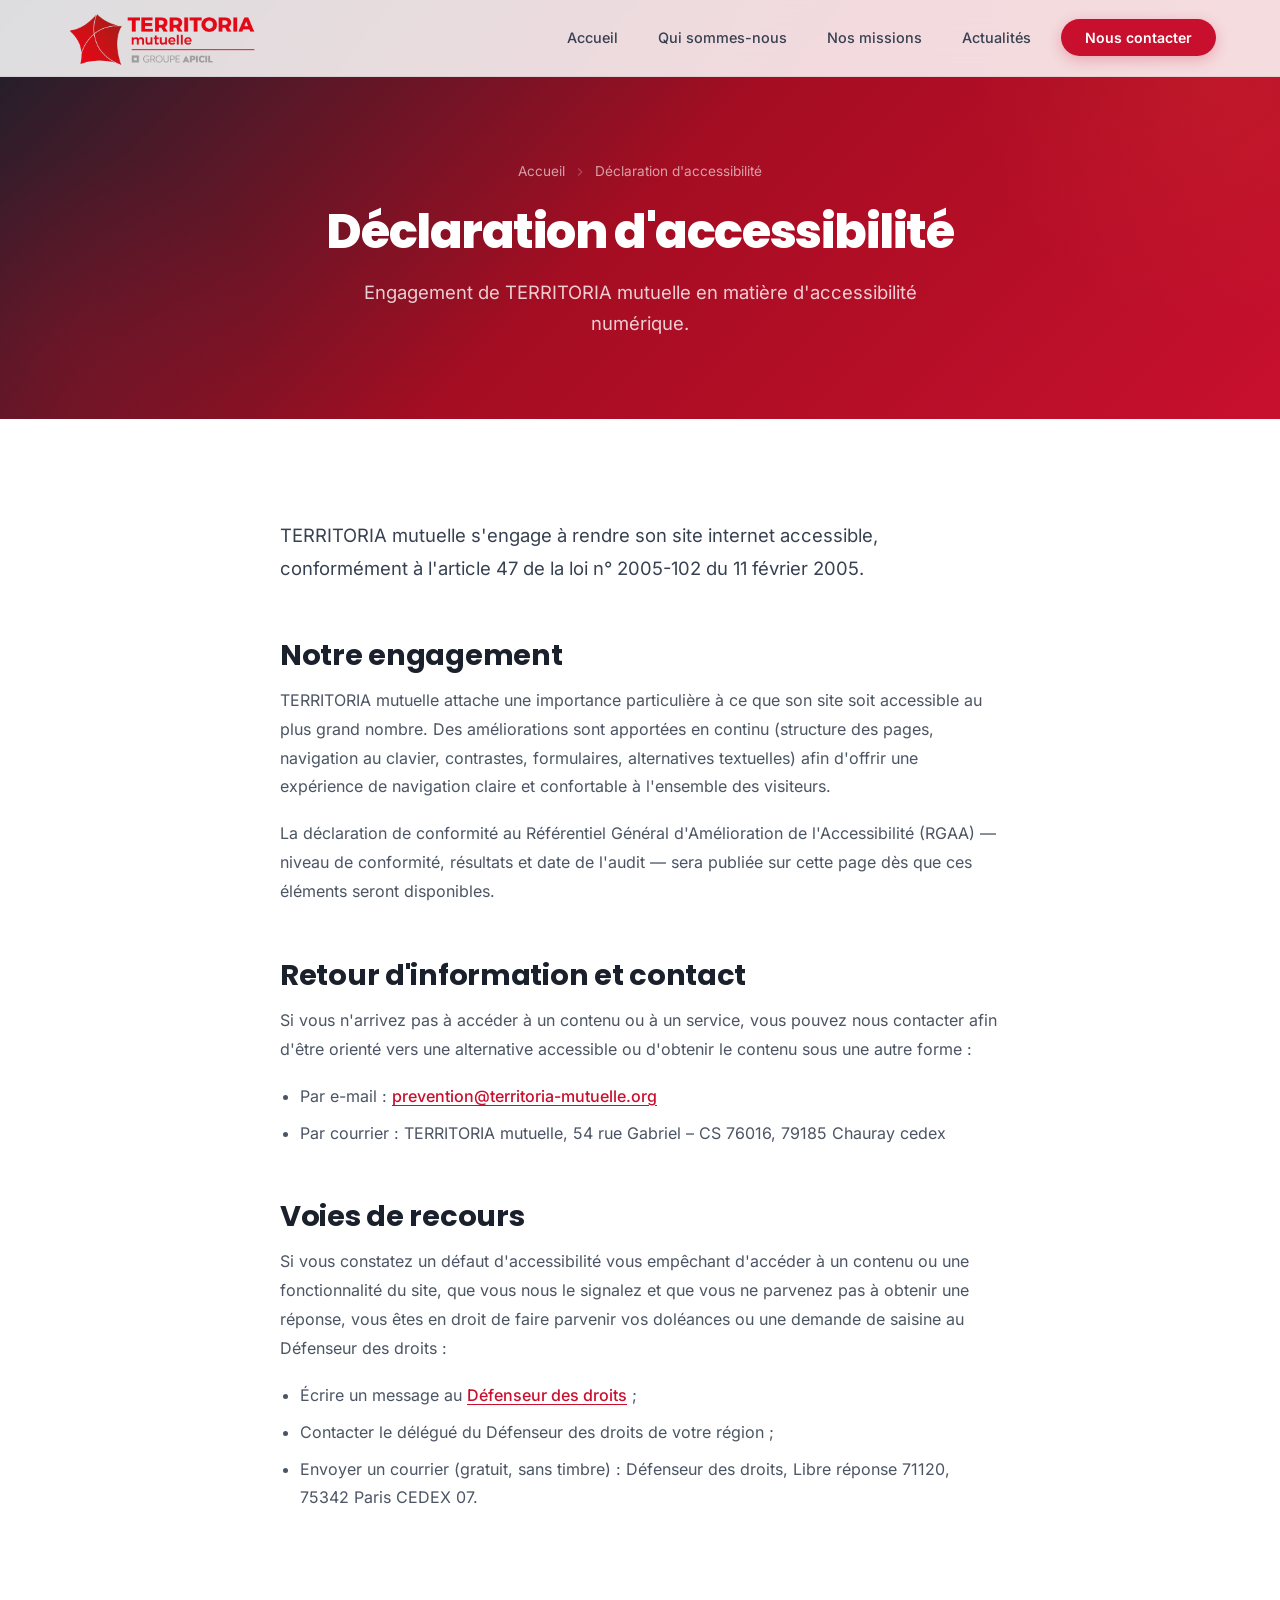
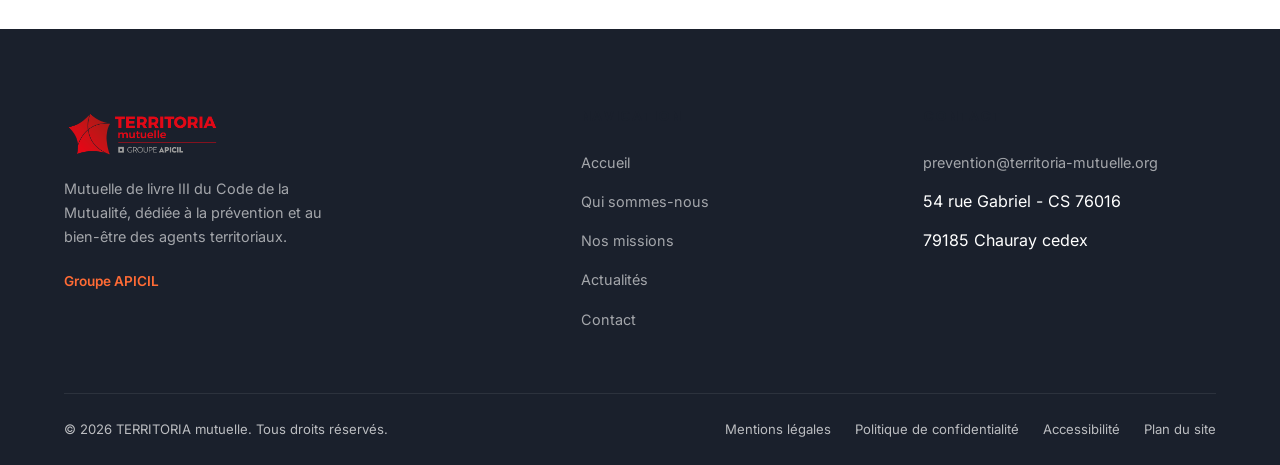
<file: accessibilite.html>
<!DOCTYPE html>
<html lang="fr">
<head>
    <meta charset="UTF-8">
    <meta name="viewport" content="width=device-width, initial-scale=1.0">
    <title>D&eacute;claration d'accessibilit&eacute; | TERRITORIA mutuelle</title>
    <meta name="description" content="D&eacute;claration d'accessibilit&eacute; RGAA du site TERRITORIA mutuelle.">

    <!-- Favicon -->
    <link rel="icon" type="image/png" href="assets/img/logo.png">

    <!-- Open Graph -->
    <meta property="og:title" content="TERRITORIA mutuelle | Pr&eacute;vention et sant&eacute; pour les collectivit&eacute;s">
    <meta property="og:description" content="Accompagnement des collectivit&eacute;s territoriales en pr&eacute;vention, sant&eacute; au travail et QVCT. Groupe APICIL.">
    <meta property="og:image" content="assets/img/logo.png">
    <meta property="og:type" content="website">
    <meta property="og:locale" content="fr_FR">
    <meta name="twitter:card" content="summary_large_image">
    <meta name="twitter:image" content="https://territoriamutuelle.com/assets/img/logo.png">

    <!-- Canonical -->
    <link rel="canonical" href="https://territoriamutuelle.com/accessibilite.html">

    <!-- Fonts -->
    <link rel="stylesheet" href="assets/fonts/fonts.css?v=20260908">

    <link rel="stylesheet" href="style.css?v=20260908">
    <!-- JSON-LD (données structurées) -->
    <script type="application/ld+json">
{
  "@context": "https://schema.org",
  "@graph": [
    {
      "@type": "Organization",
      "@id": "https://territoriamutuelle.com/#organization",
      "name": "TERRITORIA mutuelle",
      "legalName": "TERRITORIA mutuelle",
      "url": "https://territoriamutuelle.com/",
      "logo": "https://territoriamutuelle.com/assets/img/logo.png",
      "image": "https://territoriamutuelle.com/assets/img/logo.png",
      "description": "Mutuelle de livre III du Code de la mutualité, dédiée à la prévention, la promotion de la santé, la qualité de vie et des conditions de travail (QVCT) et l'action sociale pour les collectivités territoriales et leurs agents.",
      "disambiguatingDescription": "TERRITORIA mutuelle, centrée sur la prévention et la promotion de la santé, est distincte de TERRITORIA prévoyance, qui pilote les contrats santé et prévoyance. Les deux entités partagent la marque TERRITORIA au sein du groupe APICIL.",
      "parentOrganization": {
        "@type": "Organization",
        "name": "Groupe APICIL",
        "url": "https://www.groupe-apicil.com/"
      },
      "address": {
        "@type": "PostalAddress",
        "streetAddress": "54 rue Gabriel - CS 76016",
        "postalCode": "79185",
        "addressLocality": "Chauray",
        "addressCountry": "FR"
      },
      "email": "prevention@territoria-mutuelle.org",
      "identifier": {
        "@type": "PropertyValue",
        "propertyID": "SIREN",
        "value": "483041307"
      },
      "areaServed": {
        "@type": "Country",
        "name": "France"
      },
      "knowsAbout": [
        "prévention en santé",
        "promotion de la santé",
        "qualité de vie et conditions de travail (QVCT)",
        "action sociale",
        "collectivités territoriales",
        "fonction publique territoriale",
        "agents territoriaux"
      ]
    },
    {
      "@type": "BreadcrumbList",
      "itemListElement": [
        {
          "@type": "ListItem",
          "position": 1,
          "name": "Accueil",
          "item": "https://territoriamutuelle.com/"
        },
        {
          "@type": "ListItem",
          "position": 2,
          "name": "Déclaration d'accessibilité",
          "item": "https://territoriamutuelle.com/accessibilite.html"
        }
      ]
    }
  ]
}
    </script>
</head>
<body>

    <!-- Skip to content -->
    <a href="#main" class="skip-link">Aller au contenu principal</a>

    <!-- ========== HEADER ========== -->
    <header class="header" id="header">
        <div class="container">
            <a href="index.html" class="logo">
                <img src="assets/img/logo.png" alt="TERRITORIA mutuelle - Groupe APICIL" width="596" height="183">
            </a>
            <nav class="nav" id="nav" aria-label="Menu principal">
                <ul class="nav-list">
                    <li><a href="index.html" class="nav-link">Accueil</a></li>
                    <li><a href="qui-sommes-nous.html" class="nav-link">Qui sommes-nous</a></li>
                    <li class="nav-dropdown">
                        <a href="nos-missions.html" class="nav-link">Nos missions</a>
                        <ul class="nav-submenu">
                            <li><a href="action-sociale.html">Action sociale</a></li>
                            <li><a href="nos-missions.html#conventions">Convention Impulsion pr&eacute;vention</a></li>
                            <li><a href="promotion-sante.html">Promotion de la sant&eacute; et formation</a></li>
                            <li><a href="reseau-militant.html">R&eacute;seau militant</a></li>
                            <li><a href="promotion-marque.html">Promotion de la marque et partenariats</a></li>
                        </ul>
                    </li>
                    <li><a href="blog.html" class="nav-link">Actualit&eacute;s</a></li>
                    <li><a href="contact.html" class="nav-link btn-nav">Nous contacter</a></li>
                </ul>
            </nav>
            <button class="menu-toggle" id="menuToggle" aria-label="Ouvrir le menu" aria-expanded="false" aria-controls="nav">
                <span></span><span></span><span></span>
            </button>
        </div>
    </header>

    <main id="main">

    <!-- ========== PAGE HERO ========== -->
    <section class="page-hero">
        <div class="container">
            <nav class="breadcrumb" aria-label="Fil d'Ariane"><a href="index.html">Accueil</a> <svg aria-hidden="true" focusable="false" width="14" height="14" viewBox="0 0 24 24" fill="none" stroke="currentColor" stroke-width="2"><polyline points="9 18 15 12 9 6"/></svg> D&eacute;claration d'accessibilit&eacute;</nav>
            <h1>D&eacute;claration d'accessibilit&eacute;</h1>
            <p class="page-hero-subtitle">Engagement de TERRITORIA mutuelle en mati&egrave;re d'accessibilit&eacute; num&eacute;rique.</p>
        </div>
    </section>

    <section class="section section-white">
        <div class="container">
            <div class="prose reveal">
                <p class="lead">TERRITORIA mutuelle s'engage &agrave; rendre son site internet accessible, conform&eacute;ment &agrave; l'article 47 de la loi n&deg;&nbsp;2005-102 du 11&nbsp;f&eacute;vrier 2005.</p>

                <div class="prose-section">
                    <h2>Notre engagement</h2>
                    <p>TERRITORIA mutuelle attache une importance particuli&egrave;re &agrave; ce que son site soit accessible au plus grand nombre. Des am&eacute;liorations sont apport&eacute;es en continu (structure des pages, navigation au clavier, contrastes, formulaires, alternatives textuelles) afin d'offrir une exp&eacute;rience de navigation claire et confortable &agrave; l'ensemble des visiteurs.</p>
                    <p>La d&eacute;claration de conformit&eacute; au R&eacute;f&eacute;rentiel G&eacute;n&eacute;ral d'Am&eacute;lioration de l'Accessibilit&eacute; (RGAA) &mdash; niveau de conformit&eacute;, r&eacute;sultats et date de l'audit &mdash; sera publi&eacute;e sur cette page d&egrave;s que ces &eacute;l&eacute;ments seront disponibles.</p>
                </div>

                <div class="prose-section">
                    <h2>Retour d'information et contact</h2>
                    <p>Si vous n'arrivez pas &agrave; acc&eacute;der &agrave; un contenu ou &agrave; un service, vous pouvez nous contacter afin d'&ecirc;tre orient&eacute; vers une alternative accessible ou d'obtenir le contenu sous une autre forme&nbsp;:</p>
                    <ul>
                        <li>Par e-mail&nbsp;: <a href="mailto:prevention@territoria-mutuelle.org">prevention@territoria-mutuelle.org</a></li>
                        <li>Par courrier&nbsp;: TERRITORIA mutuelle, 54 rue Gabriel &ndash; CS 76016, 79185 Chauray cedex</li>
                    </ul>
                </div>

                <div class="prose-section">
                    <h2>Voies de recours</h2>
                    <p>Si vous constatez un d&eacute;faut d'accessibilit&eacute; vous emp&ecirc;chant d'acc&eacute;der &agrave; un contenu ou une fonctionnalit&eacute; du site, que vous nous le signalez et que vous ne parvenez pas &agrave; obtenir une r&eacute;ponse, vous &ecirc;tes en droit de faire parvenir vos dol&eacute;ances ou une demande de saisine au D&eacute;fenseur des droits&nbsp;:</p>
                    <ul>
                        <li>&Eacute;crire un message au <a href="https://formulaire.defenseurdesdroits.fr/" target="_blank" rel="noopener">D&eacute;fenseur des droits<span class="visually-hidden"> (nouvelle fenêtre)</span></a> ;</li>
                        <li>Contacter le d&eacute;l&eacute;gu&eacute; du D&eacute;fenseur des droits de votre r&eacute;gion ;</li>
                        <li>Envoyer un courrier (gratuit, sans timbre)&nbsp;: D&eacute;fenseur des droits, Libre r&eacute;ponse 71120, 75342 Paris CEDEX 07.</li>
                    </ul>
                </div>
            </div>
        </div>
    </section>

    </main>

    <footer class="footer">
        <div class="container">
            <div class="footer-grid">
                <div class="footer-col">
                    <img src="assets/img/logo.png" alt="TERRITORIA mutuelle" class="footer-logo" width="596" height="183">
                    <p class="footer-desc">Mutuelle de livre III du Code de la Mutualit&eacute;, d&eacute;di&eacute;e &agrave; la pr&eacute;vention et au bien-&ecirc;tre des agents territoriaux.</p>
                    <p class="footer-group">Groupe APICIL</p>
                </div>
                <div class="footer-col">
                    <h2>Navigation</h2>
                    <ul>
                        <li><a href="index.html">Accueil</a></li>
                        <li><a href="qui-sommes-nous.html">Qui sommes-nous</a></li>
                        <li><a href="nos-missions.html">Nos missions</a></li>
                        <li><a href="blog.html">Actualit&eacute;s</a></li>
                        <li><a href="contact.html">Contact</a></li>
                    </ul>
                </div>
                <div class="footer-col">
                    <h2>Contact</h2>
                    <ul>
                        <li><a href="mailto:prevention@territoria-mutuelle.org">prevention@territoria-mutuelle.org</a></li>
                        <li>54 rue Gabriel - CS 76016</li>
                        <li>79185 Chauray cedex</li>
                    </ul>
                </div>
            </div>
            <div class="footer-bottom">
                <p>&copy; 2026 TERRITORIA mutuelle. Tous droits r&eacute;serv&eacute;s.</p>
                <div class="footer-legal">
                    <a href="mentions-legales.html">Mentions l&eacute;gales</a>
                    <a href="politique-confidentialite.html">Politique de confidentialit&eacute;</a>
                    <a href="accessibilite.html">Accessibilit&eacute;</a>
                    <a href="plan-du-site.html">Plan du site</a>
                </div>
            </div>
        </div>
    </footer>

    <script src="script.js?v=20260908"></script>
</body>
</html>
</file>
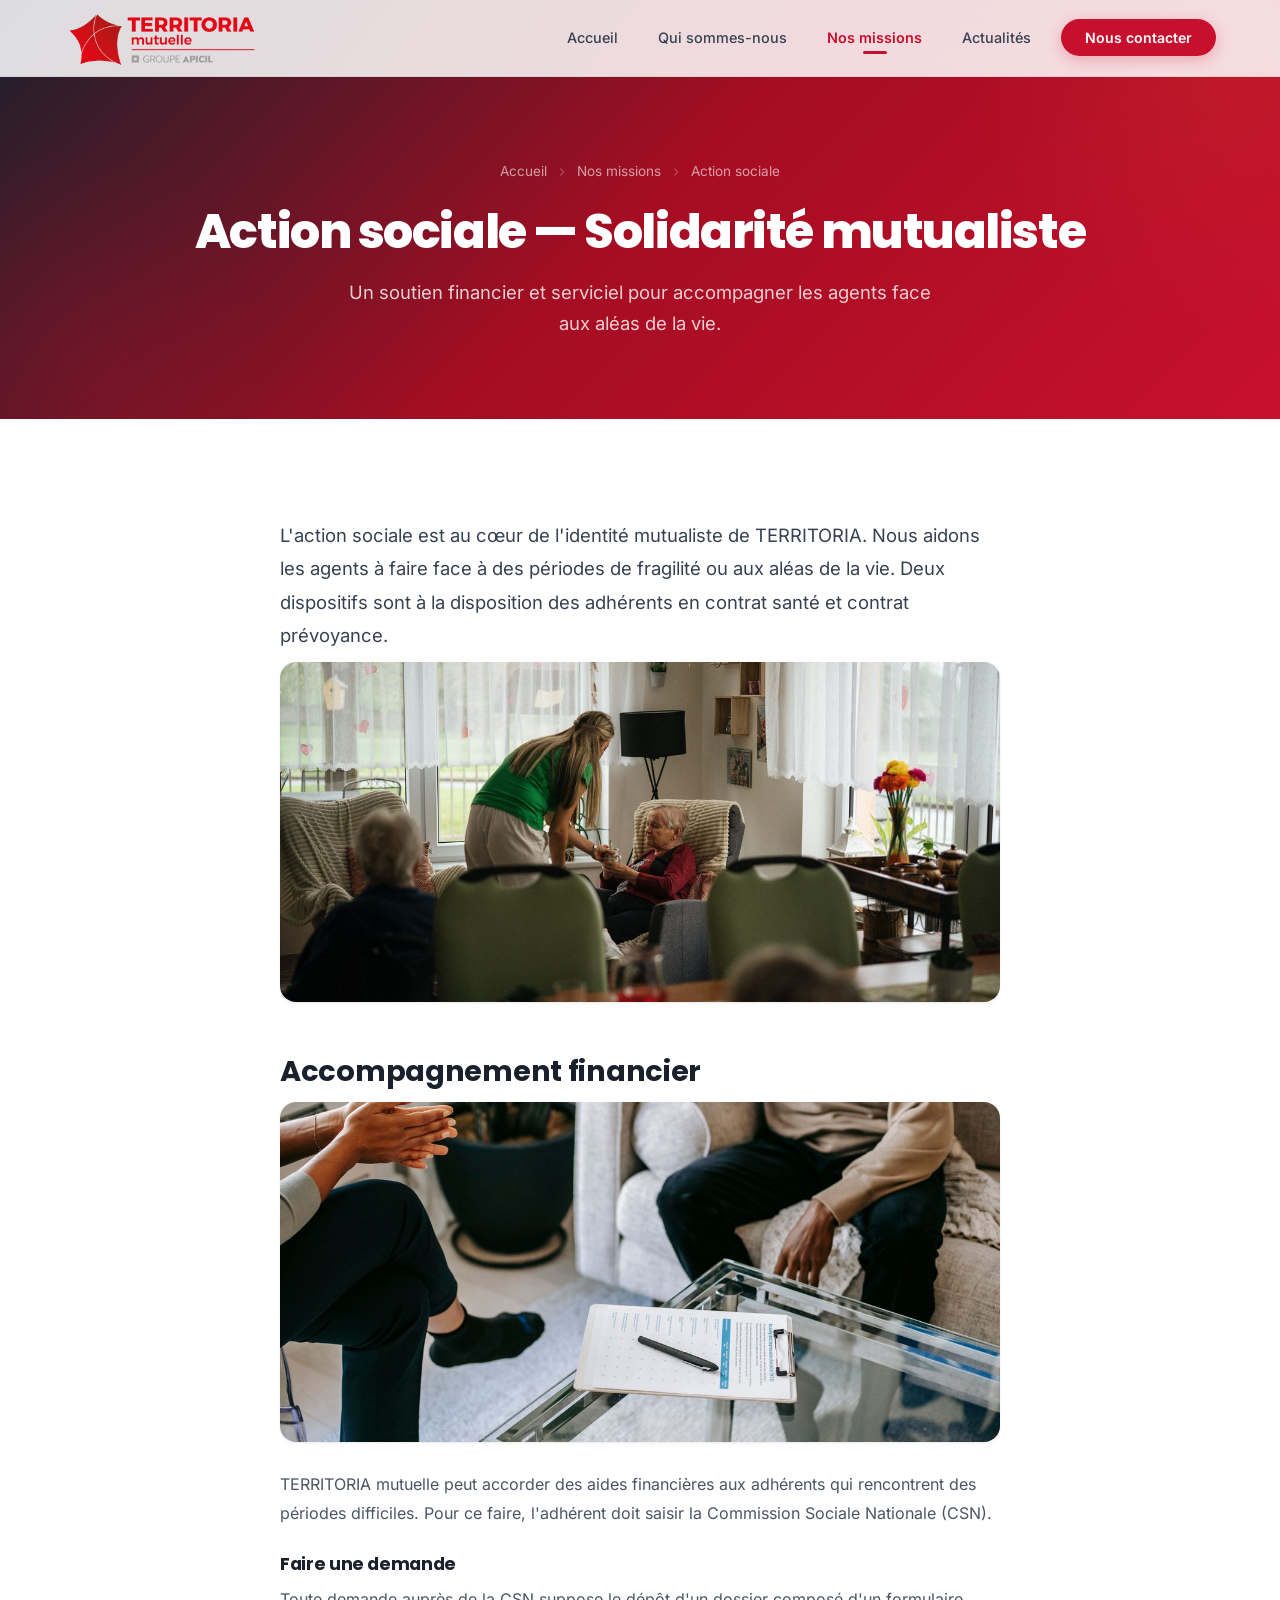
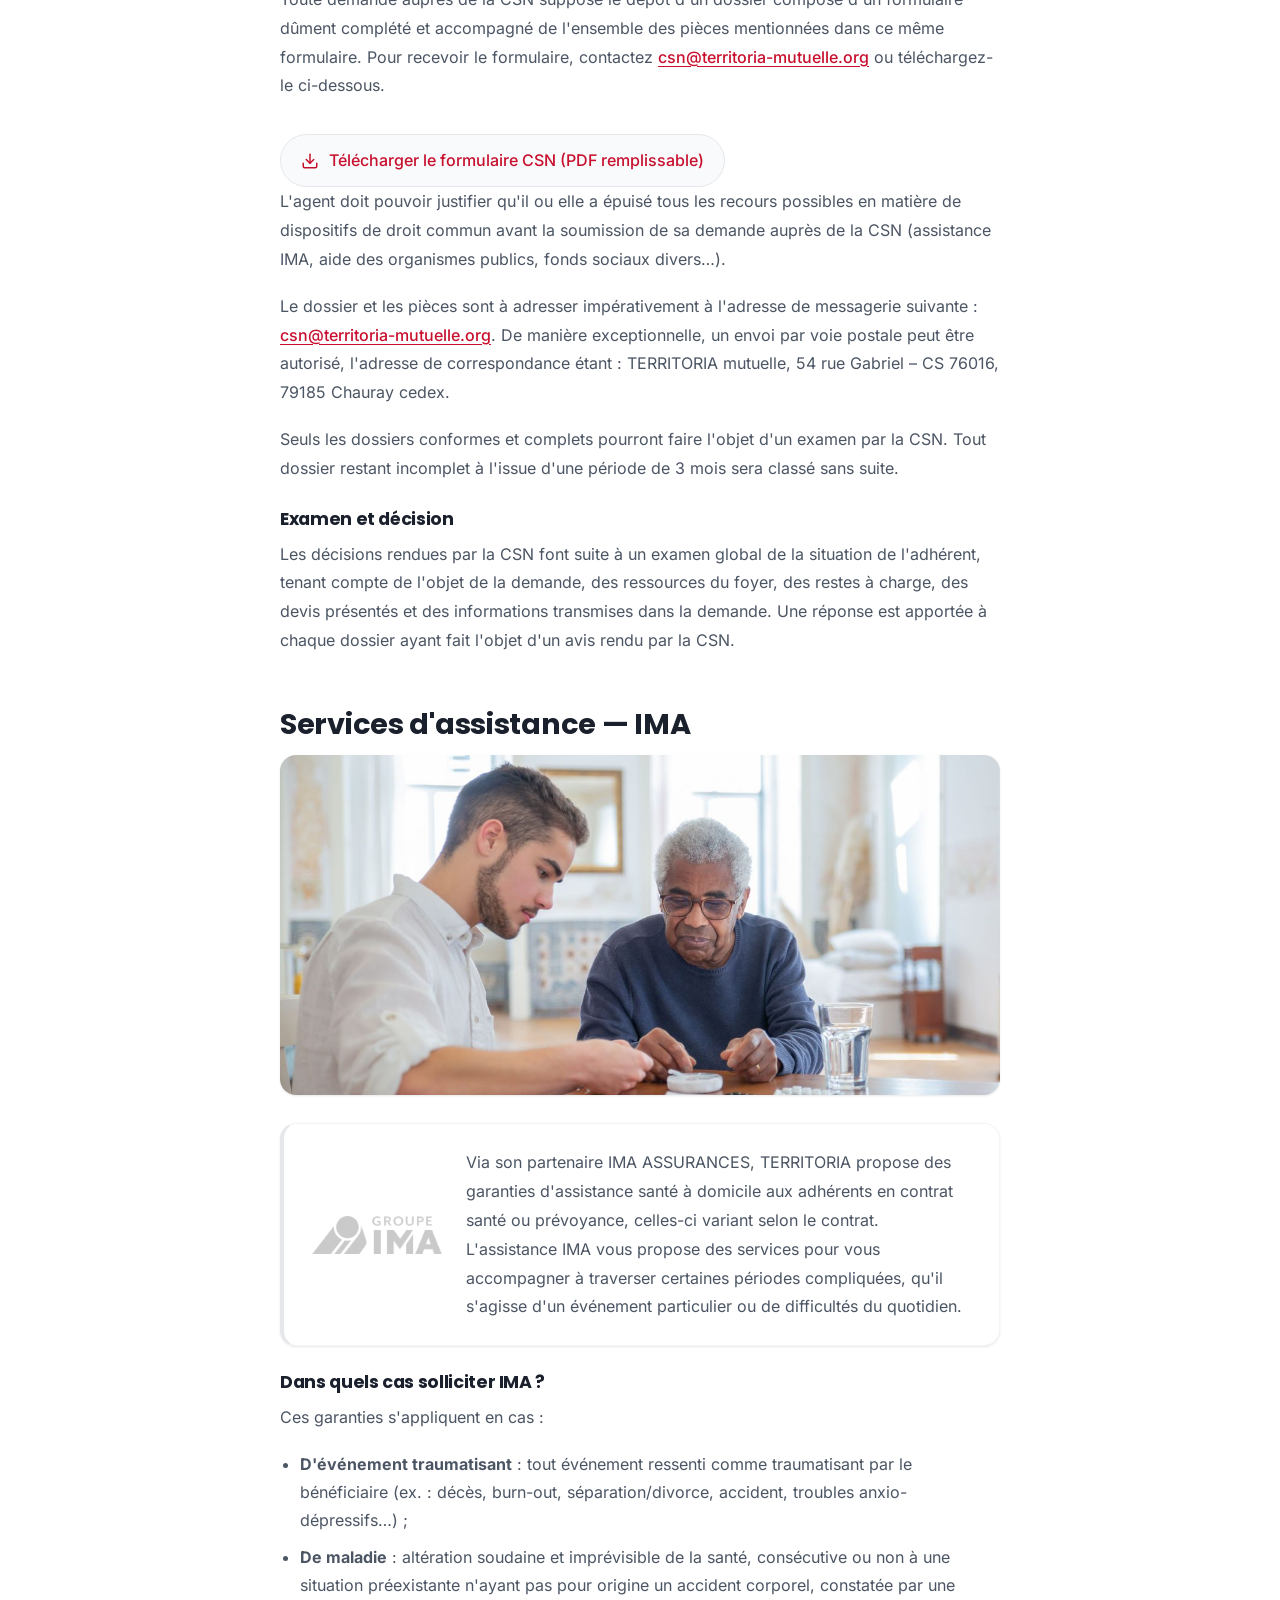
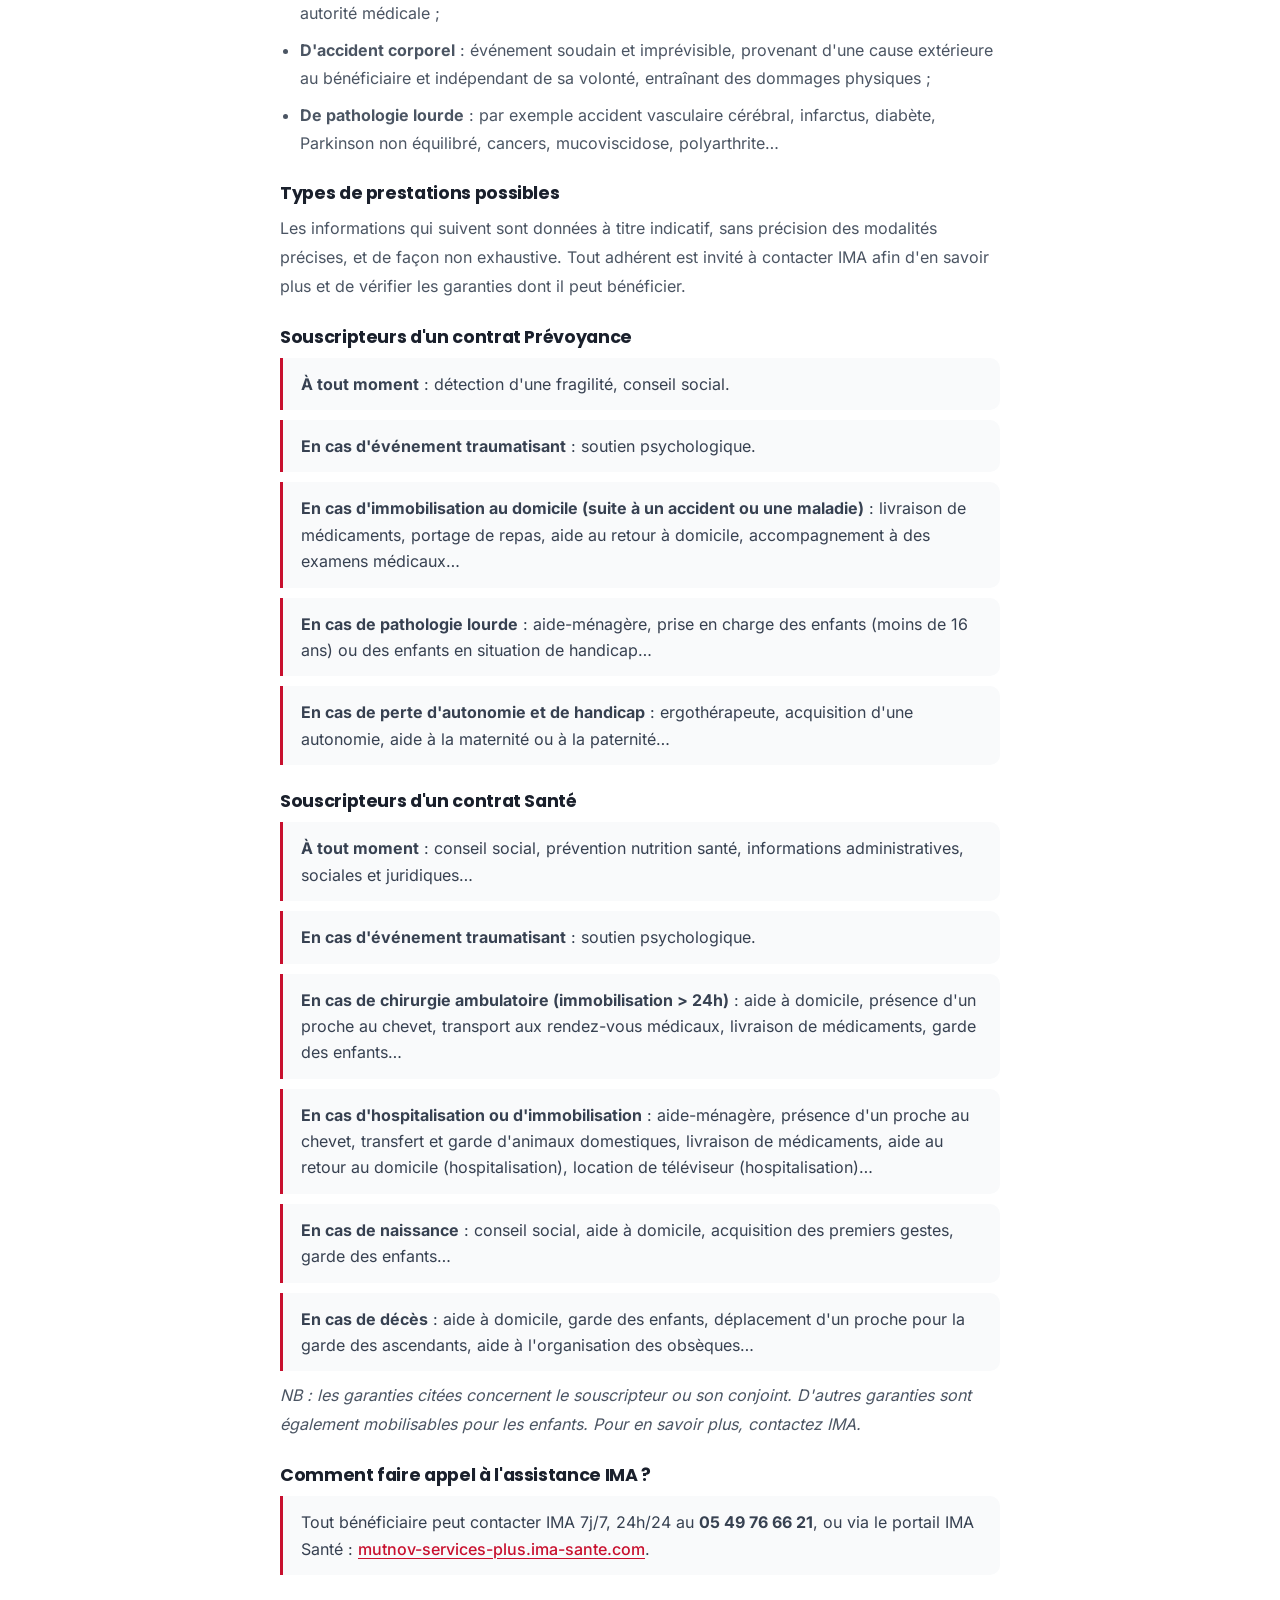
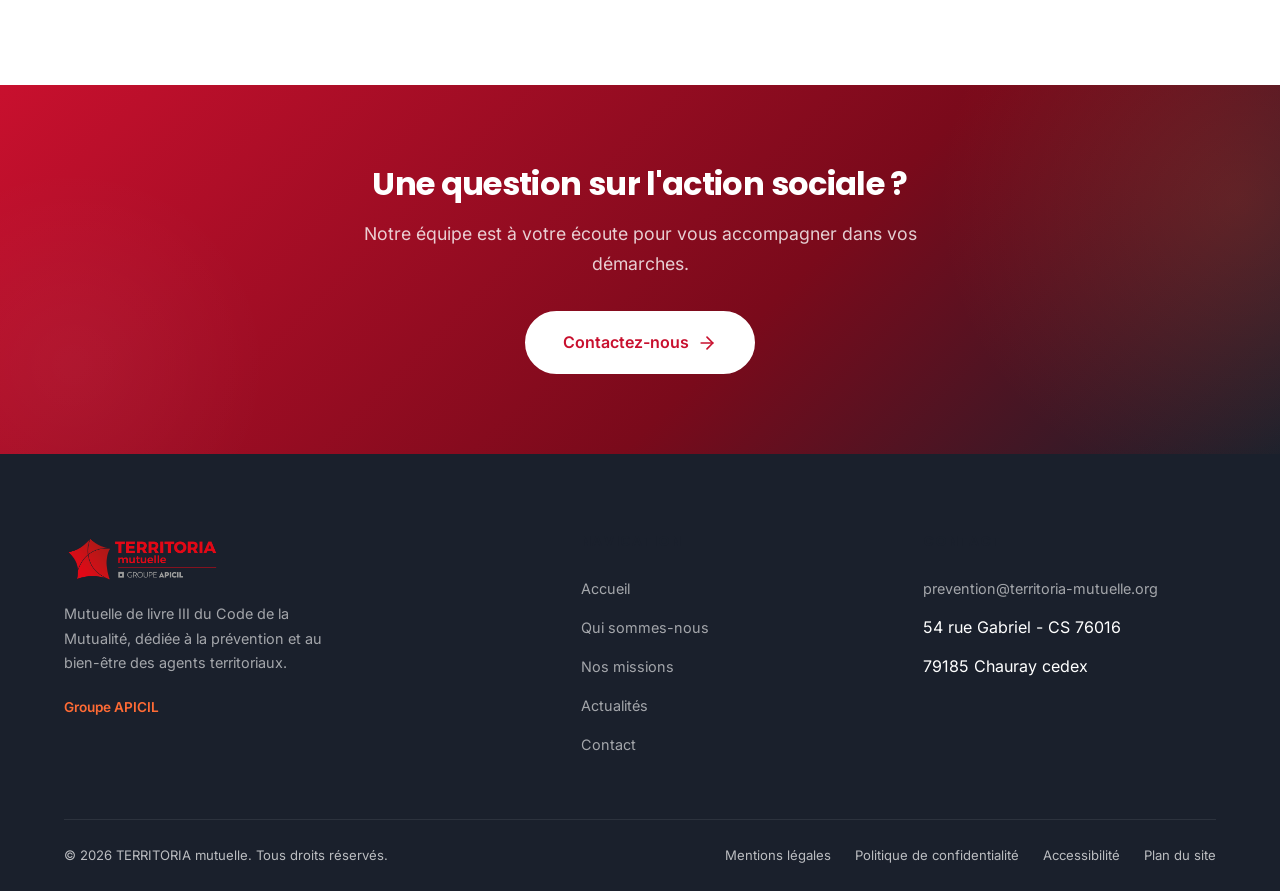
<file: action-sociale.html>
<!DOCTYPE html>
<html lang="fr">
<head>
    <meta charset="UTF-8">
    <meta name="viewport" content="width=device-width, initial-scale=1.0">
    <title>Action sociale | TERRITORIA mutuelle</title>
    <meta name="description" content="Action sociale et solidarit&eacute; mutualiste : accompagnement financier via la Commission Sociale Nationale et services d'assistance IMA.">

    <!-- Favicon -->
    <link rel="icon" type="image/png" href="assets/img/logo.png">

    <!-- Open Graph -->
    <meta property="og:title" content="Nos missions | TERRITORIA mutuelle">
    <meta property="og:description" content="5 axes d'action au service de la pr&eacute;vention et du bien-&ecirc;tre des agents territoriaux.">
    <meta property="og:image" content="assets/img/logo.png">
    <meta property="og:type" content="website">
    <meta property="og:locale" content="fr_FR">
    <meta name="twitter:card" content="summary_large_image">
    <meta name="twitter:image" content="https://territoriamutuelle.com/assets/img/logo.png">

    <!-- Canonical -->
    <link rel="canonical" href="https://territoriamutuelle.com/action-sociale.html">

    <!-- Fonts -->
    <link rel="stylesheet" href="assets/fonts/fonts.css?v=20260908">

    <link rel="stylesheet" href="style.css?v=20260908">
    <!-- JSON-LD (données structurées) -->
    <script type="application/ld+json">
{
  "@context": "https://schema.org",
  "@graph": [
    {
      "@type": "Organization",
      "@id": "https://territoriamutuelle.com/#organization",
      "name": "TERRITORIA mutuelle",
      "legalName": "TERRITORIA mutuelle",
      "url": "https://territoriamutuelle.com/",
      "logo": "https://territoriamutuelle.com/assets/img/logo.png",
      "image": "https://territoriamutuelle.com/assets/img/logo.png",
      "description": "Mutuelle de livre III du Code de la mutualité, dédiée à la prévention, la promotion de la santé, la qualité de vie et des conditions de travail (QVCT) et l'action sociale pour les collectivités territoriales et leurs agents.",
      "disambiguatingDescription": "TERRITORIA mutuelle, centrée sur la prévention et la promotion de la santé, est distincte de TERRITORIA prévoyance, qui pilote les contrats santé et prévoyance. Les deux entités partagent la marque TERRITORIA au sein du groupe APICIL.",
      "parentOrganization": {
        "@type": "Organization",
        "name": "Groupe APICIL",
        "url": "https://www.groupe-apicil.com/"
      },
      "address": {
        "@type": "PostalAddress",
        "streetAddress": "54 rue Gabriel - CS 76016",
        "postalCode": "79185",
        "addressLocality": "Chauray",
        "addressCountry": "FR"
      },
      "email": "prevention@territoria-mutuelle.org",
      "identifier": {
        "@type": "PropertyValue",
        "propertyID": "SIREN",
        "value": "483041307"
      },
      "areaServed": {
        "@type": "Country",
        "name": "France"
      },
      "knowsAbout": [
        "prévention en santé",
        "promotion de la santé",
        "qualité de vie et conditions de travail (QVCT)",
        "action sociale",
        "collectivités territoriales",
        "fonction publique territoriale",
        "agents territoriaux"
      ]
    },
    {
      "@type": "BreadcrumbList",
      "itemListElement": [
        {
          "@type": "ListItem",
          "position": 1,
          "name": "Accueil",
          "item": "https://territoriamutuelle.com/"
        },
        {
          "@type": "ListItem",
          "position": 2,
          "name": "Nos missions",
          "item": "https://territoriamutuelle.com/nos-missions.html"
        },
        {
          "@type": "ListItem",
          "position": 3,
          "name": "Action sociale",
          "item": "https://territoriamutuelle.com/action-sociale.html"
        }
      ]
    }
  ]
}
    </script>
</head>
<body>

    <!-- Skip to content -->
    <a href="#main" class="skip-link">Aller au contenu principal</a>

    <!-- ========== HEADER ========== -->
    <header class="header" id="header">
        <div class="container">
            <a href="index.html" class="logo">
                <img src="assets/img/logo.png" alt="TERRITORIA mutuelle - Groupe APICIL" width="596" height="183">
            </a>
            <nav class="nav" id="nav" aria-label="Menu principal">
                <ul class="nav-list">
                    <li><a href="index.html" class="nav-link">Accueil</a></li>
                    <li><a href="qui-sommes-nous.html" class="nav-link">Qui sommes-nous</a></li>
                    <li class="nav-dropdown">
                        <a href="nos-missions.html" class="nav-link active" aria-current="page">Nos missions</a>
                        <ul class="nav-submenu">
                            <li><a href="action-sociale.html">Action sociale</a></li>
                            <li><a href="nos-missions.html#conventions">Convention Impulsion pr&eacute;vention</a></li>
                            <li><a href="promotion-sante.html">Promotion de la sant&eacute; et formation</a></li>
                            <li><a href="reseau-militant.html">R&eacute;seau militant</a></li>
                            <li><a href="promotion-marque.html">Promotion de la marque et partenariats</a></li>
                        </ul>
                    </li>
                    <li><a href="blog.html" class="nav-link">Actualit&eacute;s</a></li>
                    <li><a href="contact.html" class="nav-link btn-nav">Nous contacter</a></li>
                </ul>
            </nav>
            <button class="menu-toggle" id="menuToggle" aria-label="Ouvrir le menu" aria-expanded="false" aria-controls="nav">
                <span></span><span></span><span></span>
            </button>
        </div>
    </header>

    <main id="main">

    <!-- ========== PAGE HERO ========== -->
    <section class="page-hero">
        <div class="container">
            <nav class="breadcrumb" aria-label="Fil d'Ariane"><a href="index.html">Accueil</a> <svg aria-hidden="true" focusable="false" width="14" height="14" viewBox="0 0 24 24" fill="none" stroke="currentColor" stroke-width="2"><polyline points="9 18 15 12 9 6"/></svg> <a href="nos-missions.html">Nos missions</a> <svg aria-hidden="true" focusable="false" width="14" height="14" viewBox="0 0 24 24" fill="none" stroke="currentColor" stroke-width="2"><polyline points="9 18 15 12 9 6"/></svg> Action sociale</nav>
            <h1>Action sociale &mdash; Solidarit&eacute; mutualiste</h1>
            <p class="page-hero-subtitle">Un soutien financier et serviciel pour accompagner les agents face aux al&eacute;as de la vie.</p>
        </div>
    </section>

    <!-- ========== CONTENU ========== -->
    <section class="section section-white">
        <div class="container">
            <div class="prose reveal">
                <p class="lead">L'action sociale est au cœur de l'identité mutualiste de TERRITORIA. Nous aidons les agents à faire face à des périodes de fragilité ou aux aléas de la vie. Deux dispositifs sont à la disposition des adhérents en contrat santé et contrat prévoyance.</p>
                <figure class="section-figure reveal"><img src="assets/img/missions/03_action_sociale_aide_domicile.jpg" alt="Accompagnement humain d'une personne fragilisée à domicile" loading="lazy" width="1200" height="800"></figure>

                <div class="prose-section">
                    <h2>Accompagnement financier</h2>
                <figure class="section-figure reveal"><img src="assets/img/missions/01_action_sociale_ecoute.jpg" alt="Entretien d'écoute et d'accompagnement" loading="lazy" width="1200" height="800"></figure>
                    <p>TERRITORIA mutuelle peut accorder des aides financières aux adhérents qui rencontrent des périodes difficiles. Pour ce faire, l'adhérent doit saisir la Commission Sociale Nationale (CSN).</p>

                    <h3>Faire une demande</h3>
                    <p>Toute demande auprès de la CSN suppose le dépôt d'un dossier composé d'un formulaire dûment complété et accompagné de l'ensemble des pièces mentionnées dans ce même formulaire. Pour recevoir le formulaire, contactez <a href="mailto:csn@territoria-mutuelle.org">csn@territoria-mutuelle.org</a> ou téléchargez-le ci-dessous.</p>
                    <a href="assets/docs/formulaire-csn-2026.pdf" class="download-link" target="_blank" rel="noopener" download><svg aria-hidden="true" focusable="false" width="18" height="18" viewBox="0 0 24 24" fill="none" stroke="currentColor" stroke-width="2" stroke-linecap="round" stroke-linejoin="round"><path d="M21 15v4a2 2 0 0 1-2 2H5a2 2 0 0 1-2-2v-4"/><polyline points="7 10 12 15 17 10"/><line x1="12" y1="15" x2="12" y2="3"/></svg> Télécharger le formulaire CSN (PDF remplissable)<span class="visually-hidden"> (nouvelle fenêtre)</span></a>
                    <p>L'agent doit pouvoir justifier qu'il ou elle a épuisé tous les recours possibles en matière de dispositifs de droit commun avant la soumission de sa demande auprès de la CSN (assistance IMA, aide des organismes publics, fonds sociaux divers…).</p>
                    <p>Le dossier et les pièces sont à adresser impérativement à l'adresse de messagerie suivante&nbsp;: <a href="mailto:csn@territoria-mutuelle.org">csn@territoria-mutuelle.org</a>. De manière exceptionnelle, un envoi par voie postale peut être autorisé, l'adresse de correspondance étant&nbsp;: TERRITORIA mutuelle, 54 rue Gabriel – CS 76016, 79185 Chauray cedex.</p>
                    <p>Seuls les dossiers conformes et complets pourront faire l'objet d'un examen par la CSN. Tout dossier restant incomplet à l'issue d'une période de 3 mois sera classé sans suite.</p>

                    <h3>Examen et décision</h3>
                    <p>Les décisions rendues par la CSN font suite à un examen global de la situation de l'adhérent, tenant compte de l'objet de la demande, des ressources du foyer, des restes à charge, des devis présentés et des informations transmises dans la demande. Une réponse est apportée à chaque dossier ayant fait l'objet d'un avis rendu par la CSN.</p>
                </div>

                <div class="prose-section">
                    <h2>Services d'assistance — IMA</h2>
                <figure class="section-figure reveal"><img src="assets/img/missions/02_action_sociale_assistance_medicaments.jpg" alt="Assistance à domicile et préparation de médicaments" loading="lazy" width="1200" height="800"></figure>
                    <div class="prose-card" style="display:flex;gap:24px;align-items:center;flex-wrap:wrap;border-left-color:var(--gray-200);">
                        <img class="partner-logo" src="assets/img/partners/ima.png" alt="Logo IMA" loading="lazy">
                        <p style="margin:0;flex:1;min-width:240px;">Via son partenaire IMA ASSURANCES, TERRITORIA propose des garanties d'assistance santé à domicile aux adhérents en contrat santé ou prévoyance, celles-ci variant selon le contrat. L'assistance IMA vous propose des services pour vous accompagner à traverser certaines périodes compliquées, qu'il s'agisse d'un événement particulier ou de difficultés du quotidien.</p>
                    </div>

                    <h3>Dans quels cas solliciter IMA&nbsp;?</h3>
                    <p>Ces garanties s'appliquent en cas&nbsp;:</p>
                    <ul>
                        <li><strong>D'événement traumatisant</strong> : tout événement ressenti comme traumatisant par le bénéficiaire (ex.&nbsp;: décès, burn-out, séparation/divorce, accident, troubles anxio-dépressifs…)&nbsp;;</li>
                        <li><strong>De maladie</strong> : altération soudaine et imprévisible de la santé, consécutive ou non à une situation préexistante n'ayant pas pour origine un accident corporel, constatée par une autorité médicale&nbsp;;</li>
                        <li><strong>D'accident corporel</strong> : événement soudain et imprévisible, provenant d'une cause extérieure au bénéficiaire et indépendant de sa volonté, entraînant des dommages physiques&nbsp;;</li>
                        <li><strong>De pathologie lourde</strong> : par exemple accident vasculaire cérébral, infarctus, diabète, Parkinson non équilibré, cancers, mucoviscidose, polyarthrite…</li>
                    </ul>

                    <h3>Types de prestations possibles</h3>
                    <p>Les informations qui suivent sont données à titre indicatif, sans précision des modalités précises, et de façon non exhaustive. Tout adhérent est invité à contacter IMA afin d'en savoir plus et de vérifier les garanties dont il peut bénéficier.</p>

                    <h3>Souscripteurs d'un contrat Prévoyance</h3>
                    <p><strong>À tout moment</strong> : détection d'une fragilité, conseil social.</p>
                    <p><strong>En cas d'événement traumatisant</strong> : soutien psychologique.</p>
                    <p><strong>En cas d'immobilisation au domicile (suite à un accident ou une maladie)</strong> : livraison de médicaments, portage de repas, aide au retour à domicile, accompagnement à des examens médicaux…</p>
                    <p><strong>En cas de pathologie lourde</strong> : aide-ménagère, prise en charge des enfants (moins de 16 ans) ou des enfants en situation de handicap…</p>
                    <p><strong>En cas de perte d'autonomie et de handicap</strong> : ergothérapeute, acquisition d'une autonomie, aide à la maternité ou à la paternité…</p>

                    <h3>Souscripteurs d'un contrat Santé</h3>
                    <p><strong>À tout moment</strong> : conseil social, prévention nutrition santé, informations administratives, sociales et juridiques…</p>
                    <p><strong>En cas d'événement traumatisant</strong> : soutien psychologique.</p>
                    <p><strong>En cas de chirurgie ambulatoire (immobilisation &gt; 24h)</strong> : aide à domicile, présence d'un proche au chevet, transport aux rendez-vous médicaux, livraison de médicaments, garde des enfants…</p>
                    <p><strong>En cas d'hospitalisation ou d'immobilisation</strong> : aide-ménagère, présence d'un proche au chevet, transfert et garde d'animaux domestiques, livraison de médicaments, aide au retour au domicile (hospitalisation), location de téléviseur (hospitalisation)…</p>
                    <p><strong>En cas de naissance</strong> : conseil social, aide à domicile, acquisition des premiers gestes, garde des enfants…</p>
                    <p><strong>En cas de décès</strong> : aide à domicile, garde des enfants, déplacement d'un proche pour la garde des ascendants, aide à l'organisation des obsèques…</p>
                    <p><em>NB&nbsp;: les garanties citées concernent le souscripteur ou son conjoint. D'autres garanties sont également mobilisables pour les enfants. Pour en savoir plus, contactez IMA.</em></p>

                    <h3>Comment faire appel à l'assistance IMA&nbsp;?</h3>
                    <p>Tout bénéficiaire peut contacter IMA 7j/7, 24h/24 au <strong>05&nbsp;49&nbsp;76&nbsp;66&nbsp;21</strong>, ou via le portail IMA Sant&eacute;&nbsp;: <a href="https://mutnov-services-plus.ima-sante.com/" target="_blank" rel="noopener">mutnov-services-plus.ima-sante.com<span class="visually-hidden"> (nouvelle fenêtre)</span></a>.</p>
                </div>
            </div>
        </div>
    </section>

    <!-- ========== CTA BANNER ========== -->
    <section class="cta-banner">
        <div class="container">
            <h2 class="reveal">Une question sur l'action sociale&nbsp;?</h2>
            <p class="reveal">Notre &eacute;quipe est &agrave; votre &eacute;coute pour vous accompagner dans vos d&eacute;marches.</p>
            <a href="contact.html" class="btn btn-white btn-lg reveal">Contactez-nous
                <svg aria-hidden="true" focusable="false" class="btn-icon" viewBox="0 0 24 24" fill="none" stroke="currentColor" stroke-width="2" stroke-linecap="round" stroke-linejoin="round"><line x1="5" y1="12" x2="19" y2="12"/><polyline points="12 5 19 12 12 19"/></svg>
            </a>
        </div>
    </section>

    </main>

    <!-- ========== FOOTER ========== -->
    <footer class="footer">
        <div class="container">
            <div class="footer-grid">
                <div class="footer-col">
                    <img src="assets/img/logo.png" alt="TERRITORIA mutuelle" class="footer-logo" width="596" height="183">
                    <p class="footer-desc">Mutuelle de livre III du Code de la Mutualit&eacute;, d&eacute;di&eacute;e &agrave; la pr&eacute;vention et au bien-&ecirc;tre des agents territoriaux.</p>
                    <p class="footer-group">Groupe APICIL</p>
                </div>
                <div class="footer-col">
                    <h2>Navigation</h2>
                    <ul>
                        <li><a href="index.html">Accueil</a></li>
                        <li><a href="qui-sommes-nous.html">Qui sommes-nous</a></li>
                        <li><a href="nos-missions.html">Nos missions</a></li>
                        <li><a href="blog.html">Actualit&eacute;s</a></li>
                        <li><a href="contact.html">Contact</a></li>
                    </ul>
                </div>
                <div class="footer-col">
                    <h2>Contact</h2>
                    <ul>
                        <li><a href="mailto:prevention@territoria-mutuelle.org">prevention@territoria-mutuelle.org</a></li>
                        <li>54 rue Gabriel - CS 76016</li>
                        <li>79185 Chauray cedex</li>
                    </ul>
                </div>
            </div>
            <div class="footer-bottom">
                <p>&copy; 2026 TERRITORIA mutuelle. Tous droits r&eacute;serv&eacute;s.</p>
                <div class="footer-legal">
                    <a href="mentions-legales.html">Mentions l&eacute;gales</a>
                    <a href="politique-confidentialite.html">Politique de confidentialit&eacute;</a>
                    <a href="accessibilite.html">Accessibilit&eacute;</a>
                    <a href="plan-du-site.html">Plan du site</a>
                </div>
            </div>
        </div>
    </footer>

    <script src="script.js?v=20260908"></script>
</body>
</html>
</file>
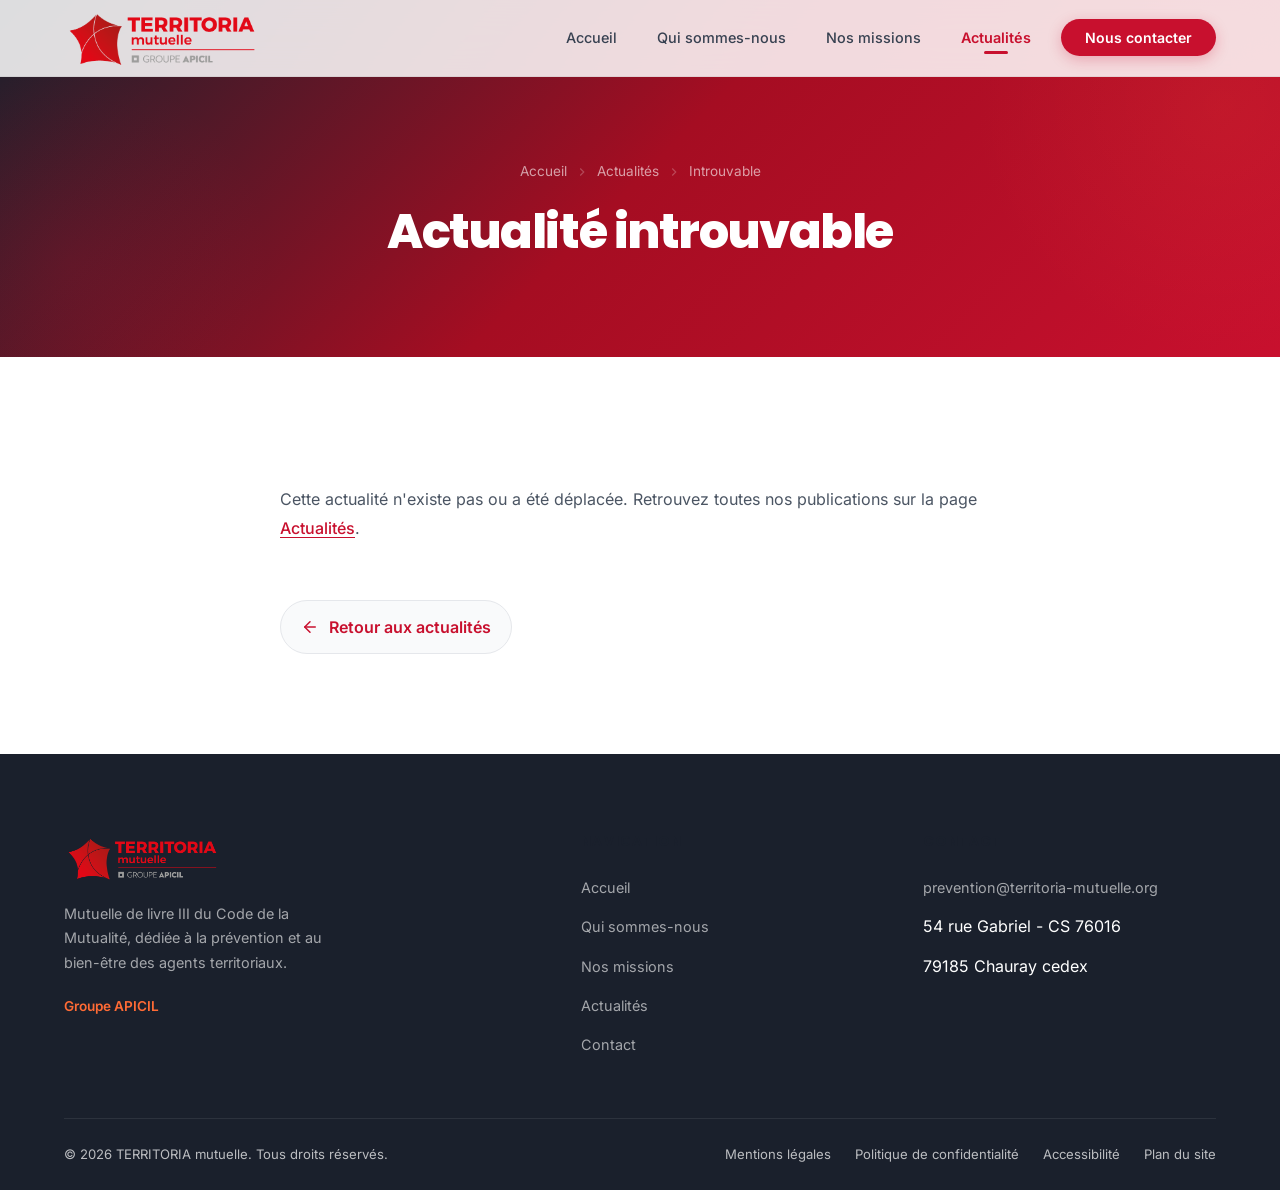
<file: article.html>
<!DOCTYPE html>
<html lang="fr">
<head>
    <meta charset="UTF-8">
    <meta name="viewport" content="width=device-width, initial-scale=1.0">
    <title>Actualité | TERRITORIA mutuelle</title>
    <meta name="description" content="Retrouvez les actualit&eacute;s, articles et ressources de TERRITORIA mutuelle sur la pr&eacute;vention, la sant&eacute; au travail et la QVCT dans les collectivit&eacute;s territoriales.">

    <!-- Favicon -->
    <link rel="icon" type="image/png" href="assets/img/logo.png">

    <!-- Open Graph -->
    <meta property="og:title" content="Actualit&eacute;s | TERRITORIA mutuelle">
    <meta property="og:description" content="Actualit&eacute;s, articles et ressources sur la pr&eacute;vention et la sant&eacute; au travail dans les collectivit&eacute;s territoriales.">
    <meta property="og:image" content="assets/img/logo.png">
    <meta property="og:type" content="website">
    <meta property="og:locale" content="fr_FR">
    <meta name="twitter:card" content="summary_large_image">
    <meta name="twitter:image" content="https://territoriamutuelle.com/assets/img/logo.png">

    <!-- Canonical (mis à jour dynamiquement selon l'article) -->
    <link rel="canonical" href="https://territoriamutuelle.com/blog.html">

    <!-- Fonts -->
    <link rel="stylesheet" href="assets/fonts/fonts.css?v=20261006">

    <link rel="stylesheet" href="style.css?v=20261006">
    <!-- JSON-LD (données structurées) -->
    <script type="application/ld+json">
{
  "@context": "https://schema.org",
  "@graph": [
    {
      "@type": "Organization",
      "@id": "https://territoriamutuelle.com/#organization",
      "name": "TERRITORIA mutuelle",
      "legalName": "TERRITORIA mutuelle",
      "url": "https://territoriamutuelle.com/",
      "logo": "https://territoriamutuelle.com/assets/img/logo.png",
      "image": "https://territoriamutuelle.com/assets/img/logo.png",
      "description": "Mutuelle de livre III du Code de la mutualité, dédiée à la prévention, la promotion de la santé, la qualité de vie et des conditions de travail (QVCT) et l'action sociale pour les collectivités territoriales et leurs agents.",
      "disambiguatingDescription": "TERRITORIA mutuelle, centrée sur la prévention et la promotion de la santé, est distincte de TERRITORIA prévoyance, qui pilote les contrats santé et prévoyance. Les deux entités partagent la marque TERRITORIA au sein du groupe APICIL.",
      "parentOrganization": {
        "@type": "Organization",
        "name": "Groupe APICIL",
        "url": "https://www.groupe-apicil.com/"
      },
      "address": {
        "@type": "PostalAddress",
        "streetAddress": "54 rue Gabriel - CS 76016",
        "postalCode": "79185",
        "addressLocality": "Chauray",
        "addressCountry": "FR"
      },
      "email": "prevention@territoria-mutuelle.org",
      "identifier": {
        "@type": "PropertyValue",
        "propertyID": "SIREN",
        "value": "483041307"
      },
      "areaServed": {
        "@type": "Country",
        "name": "France"
      },
      "knowsAbout": [
        "prévention en santé",
        "promotion de la santé",
        "qualité de vie et conditions de travail (QVCT)",
        "action sociale",
        "collectivités territoriales",
        "fonction publique territoriale",
        "agents territoriaux"
      ]
    }
  ]
}
    </script>
</head>
<body>

    <!-- Skip to content -->
    <a href="#main" class="skip-link">Aller au contenu principal</a>

    <!-- ========== HEADER ========== -->
    <header class="header" id="header">
        <div class="container">
            <a href="index.html" class="logo">
                <img src="assets/img/logo.png" alt="TERRITORIA mutuelle - Groupe APICIL" width="596" height="183">
            </a>
            <nav class="nav" id="nav" aria-label="Menu principal">
                <ul class="nav-list">
                    <li><a href="index.html" class="nav-link">Accueil</a></li>
                    <li><a href="qui-sommes-nous.html" class="nav-link">Qui sommes-nous</a></li>
                    <li class="nav-dropdown">
                        <a href="nos-missions.html" class="nav-link">Nos missions</a>
                        <ul class="nav-submenu">
                            <li><a href="action-sociale.html">Action sociale</a></li>
                            <li><a href="nos-missions.html#conventions">Convention Impulsion pr&eacute;vention</a></li>
                            <li><a href="promotion-sante.html">Promotion de la sant&eacute; et formation</a></li>
                            <li><a href="reseau-militant.html">R&eacute;seau militant</a></li>
                            <li><a href="promotion-marque.html">Promotion de la marque et partenariats</a></li>
                        </ul>
                    </li>
                    <li><a href="blog.html" class="nav-link active" aria-current="page">Actualit&eacute;s</a></li>
                    <li><a href="contact.html" class="nav-link btn-nav">Nous contacter</a></li>
                </ul>
            </nav>
            <button class="menu-toggle" id="menuToggle" aria-label="Ouvrir le menu" aria-expanded="false" aria-controls="nav">
                <span></span><span></span><span></span>
            </button>
        </div>
    </header>

    <main id="main">

    <!-- ========== PAGE HERO ========== -->
    <section class="page-hero">
        <div class="container">
            <nav class="breadcrumb" aria-label="Fil d'Ariane"><a href="index.html">Accueil</a> <svg aria-hidden="true" focusable="false" width="14" height="14" viewBox="0 0 24 24" fill="none" stroke="currentColor" stroke-width="2"><polyline points="9 18 15 12 9 6"/></svg> <a href="blog.html">Actualités</a> <svg aria-hidden="true" focusable="false" width="14" height="14" viewBox="0 0 24 24" fill="none" stroke="currentColor" stroke-width="2"><polyline points="9 18 15 12 9 6"/></svg> <span id="crumb">Actualité</span></nav>
            <h1 id="articleTitle">Actualité</h1>
            <p class="page-hero-subtitle" id="articleDate"></p>
        </div>
    </section>

    <!-- ========== ARTICLE ========== -->
    <section class="section section-white">
        <div class="container">
            <div class="prose reveal">
                <h2 class="visually-hidden">Contenu de l'actualit&eacute;</h2>
                <img id="articleImage" class="article-image" alt="" hidden>
                <div id="articleBody"></div>
                <p style="margin-top:40px;"><a href="blog.html" class="download-link"><svg aria-hidden="true" focusable="false" width="18" height="18" viewBox="0 0 24 24" fill="none" stroke="currentColor" stroke-width="2" stroke-linecap="round" stroke-linejoin="round"><line x1="19" y1="12" x2="5" y2="12"/><polyline points="12 19 5 12 12 5"/></svg> Retour aux actualités</a></p>
            </div>
        </div>
    </section>

    <footer class="footer">
        <div class="container">
            <div class="footer-grid">
                <div class="footer-col">
                    <img src="assets/img/logo.png" alt="TERRITORIA mutuelle" class="footer-logo" width="596" height="183">
                    <p class="footer-desc">Mutuelle de livre III du Code de la Mutualit&eacute;, d&eacute;di&eacute;e &agrave; la pr&eacute;vention et au bien-&ecirc;tre des agents territoriaux.</p>
                    <p class="footer-group">Groupe APICIL</p>
                </div>
                <div class="footer-col">
                    <h2>Navigation</h2>
                    <ul>
                        <li><a href="index.html">Accueil</a></li>
                        <li><a href="qui-sommes-nous.html">Qui sommes-nous</a></li>
                        <li><a href="nos-missions.html">Nos missions</a></li>
                        <li><a href="blog.html">Actualit&eacute;s</a></li>
                        <li><a href="contact.html">Contact</a></li>
                    </ul>
                </div>
                <div class="footer-col">
                    <h2>Contact</h2>
                    <ul>
                        <li><a href="mailto:prevention@territoria-mutuelle.org">prevention@territoria-mutuelle.org</a></li>
                        <li>54 rue Gabriel - CS 76016</li>
                        <li>79185 Chauray cedex</li>
                    </ul>
                </div>
            </div>
            <div class="footer-bottom">
                <p>&copy; 2026 TERRITORIA mutuelle. Tous droits r&eacute;serv&eacute;s.</p>
                <div class="footer-legal">
                    <a href="mentions-legales.html">Mentions l&eacute;gales</a>
                    <a href="politique-confidentialite.html">Politique de confidentialit&eacute;</a>
                    <a href="accessibilite.html">Accessibilit&eacute;</a>
                    <a href="plan-du-site.html">Plan du site</a>
                </div>
            </div>
        </div>
    </footer>
    <script src="script.js?v=20261006"></script>
    <script src="articles.js?v=20261023"></script>
    <script>
    (function(){
        function q(n){return new URLSearchParams(location.search).get(n);}
        var a=(window.ARTICLES||[]).filter(function(x){return x.id===q('id');})[0];
        var body=document.getElementById('articleBody');
        if(!a){
            document.getElementById('articleTitle').textContent='Actualité introuvable';
            document.getElementById('crumb').textContent='Introuvable';
            body.innerHTML='<p>Cette actualité n\'existe pas ou a été déplacée. Retrouvez toutes nos publications sur la page <a href="blog.html">Actualités</a>.</p>';
            return;
        }
        document.title=a.title+' | TERRITORIA mutuelle';
        document.getElementById('articleTitle').innerHTML=a.title;
        document.getElementById('crumb').innerHTML=a.title;
        document.getElementById('articleDate').innerHTML=a.tag+' &bull; '+a.dateLabel;
        var img=document.getElementById('articleImage');
        if(a.image){img.src=a.image; img.alt=a.title; img.hidden=false;}
        body.innerHTML=a.body||'';

        // Mise à jour du canonical + données structurées Article (SEO / IA)
        var base='https://territoriamutuelle.com/';
        var pageUrl=base+'article.html?id='+encodeURIComponent(a.id);
        var can=document.querySelector('link[rel="canonical"]'); if(can) can.setAttribute('href',pageUrl);
        function txt(h){var d=document.createElement('div');d.innerHTML=h||'';return (d.textContent||'').replace(/\s+/g,' ').trim();}
        var imgUrl=a.image&&a.image.indexOf('data:')!==0 ? (a.image.indexOf('http')===0?a.image:base+a.image) : base+'assets/img/logo.png';
        var ld={"@context":"https://schema.org","@type":"NewsArticle",
            "headline":txt(a.title),
            "description":txt(a.excerpt),
            "datePublished":a.dateISO||undefined,
            "dateModified":a.dateISO||undefined,
            "image":[imgUrl],
            "inLanguage":"fr-FR",
            "mainEntityOfPage":{"@type":"WebPage","@id":pageUrl},
            "author":{"@type":"Organization","name":"TERRITORIA mutuelle","url":base},
            "publisher":{"@type":"Organization","name":"TERRITORIA mutuelle","logo":{"@type":"ImageObject","url":base+"assets/img/logo.png"}}
        };
        var sc=document.createElement('script'); sc.type='application/ld+json';
        sc.textContent=JSON.stringify(ld); document.head.appendChild(sc);
    })();
    </script>
</body>
</html>
</file>
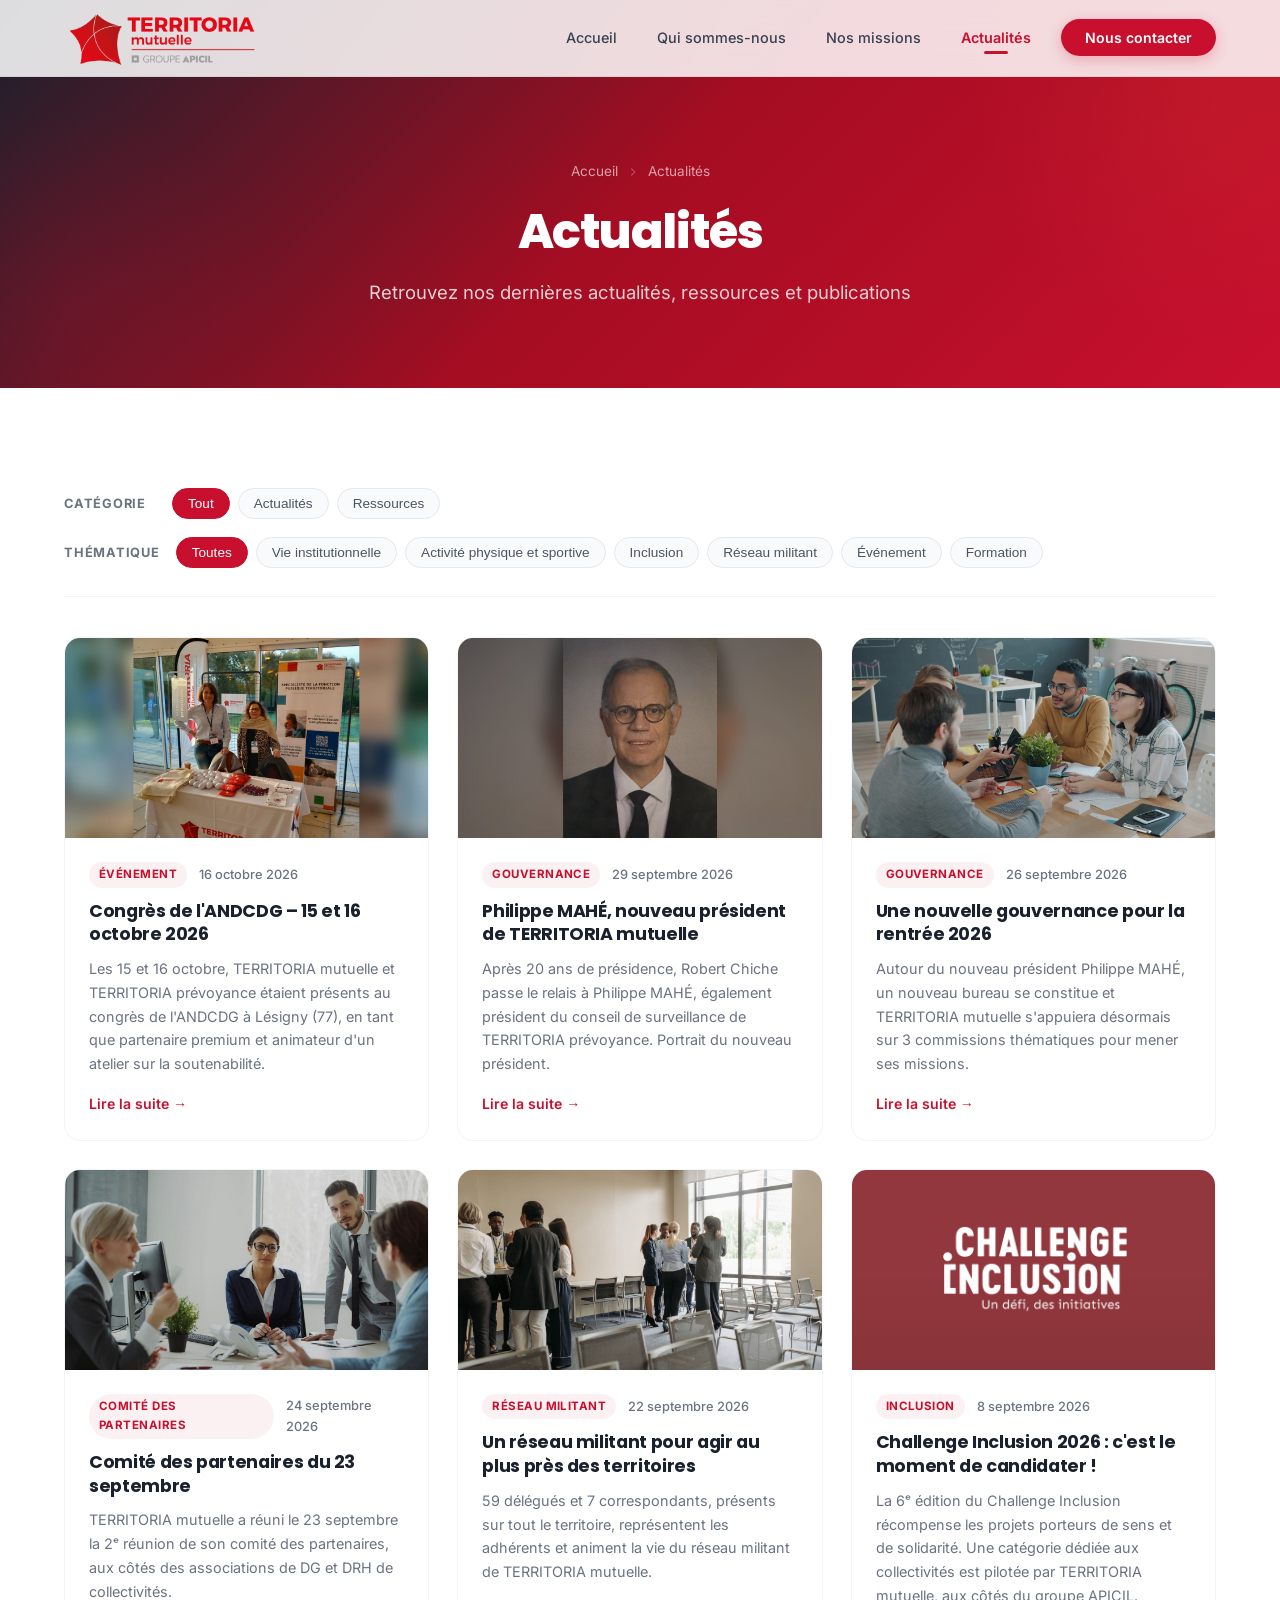
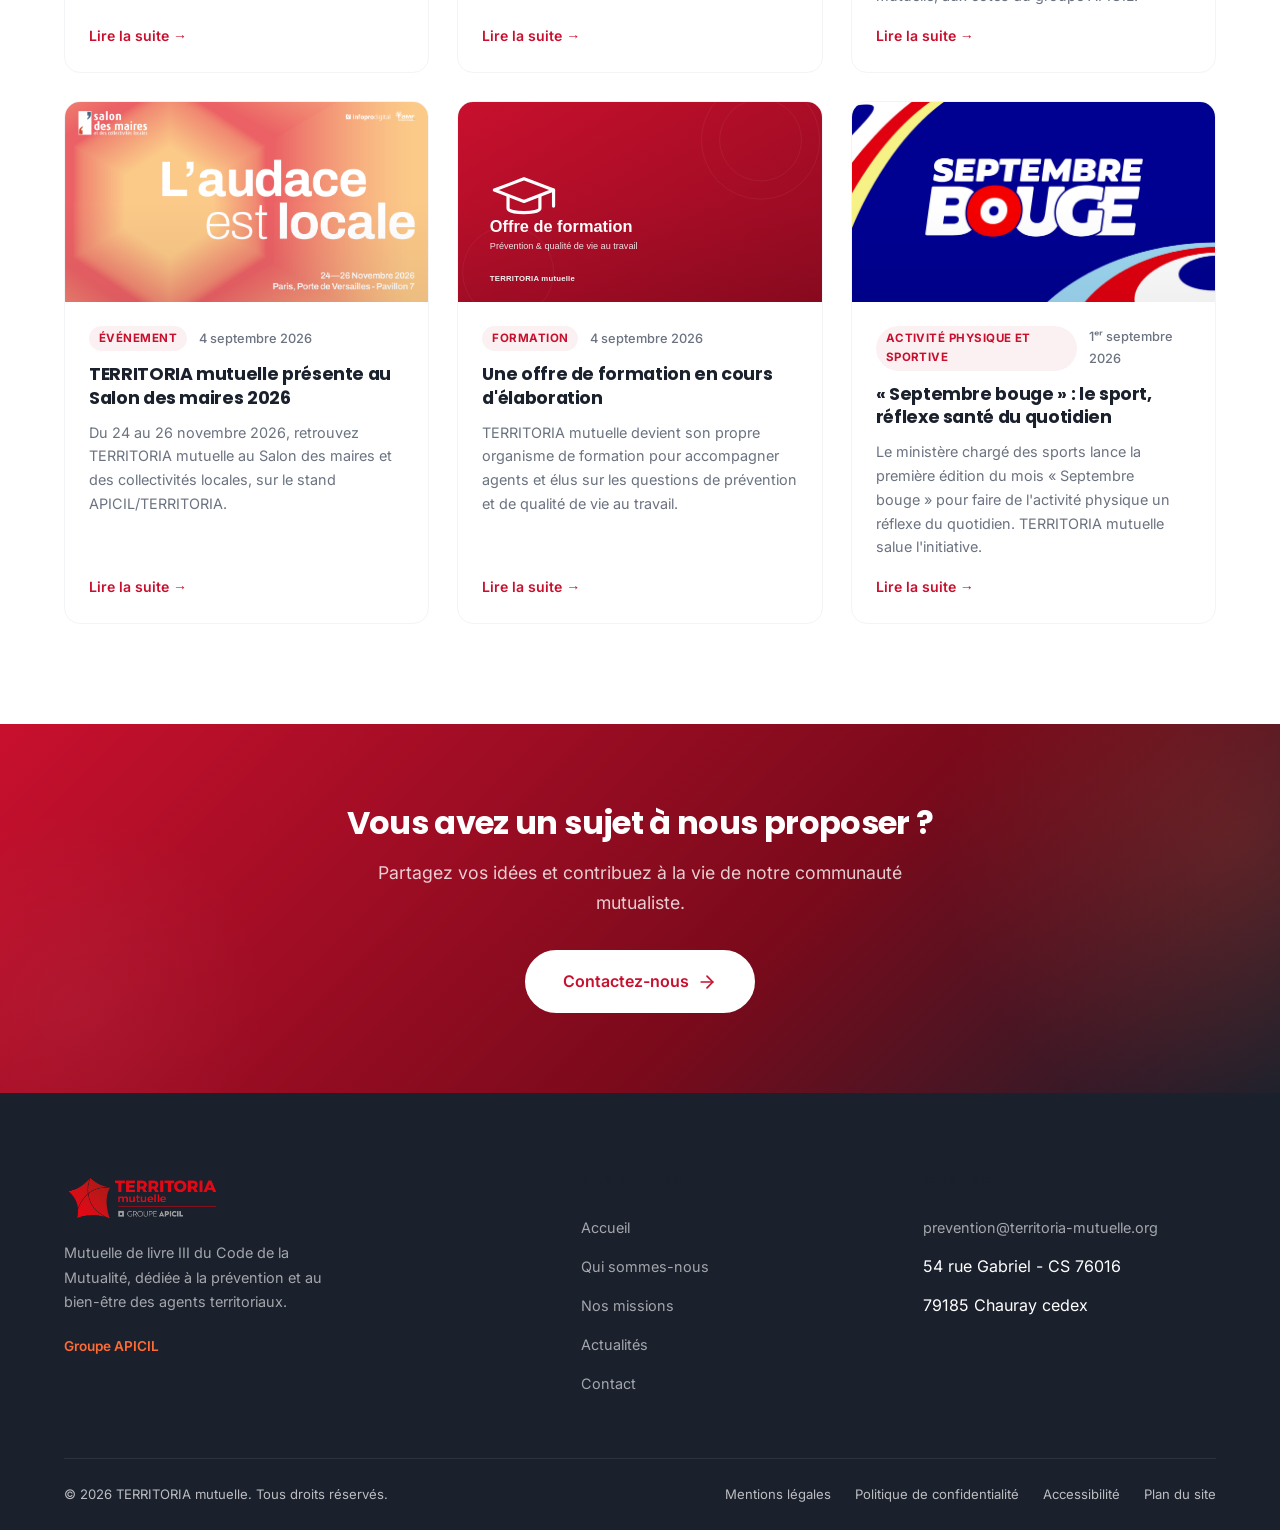
<file: blog.html>
<!DOCTYPE html>
<html lang="fr">
<head>
    <meta charset="UTF-8">
    <meta name="viewport" content="width=device-width, initial-scale=1.0">
    <title>Actualit&eacute;s | TERRITORIA mutuelle</title>
    <meta name="description" content="Retrouvez les actualit&eacute;s, articles et ressources de TERRITORIA mutuelle sur la pr&eacute;vention, la sant&eacute; au travail et la QVCT dans les collectivit&eacute;s territoriales.">

    <!-- Favicon -->
    <link rel="icon" type="image/png" href="assets/img/logo.png">

    <!-- Open Graph -->
    <meta property="og:title" content="Actualit&eacute;s | TERRITORIA mutuelle">
    <meta property="og:description" content="Actualit&eacute;s, articles et ressources sur la pr&eacute;vention et la sant&eacute; au travail dans les collectivit&eacute;s territoriales.">
    <meta property="og:image" content="assets/img/logo.png">
    <meta property="og:type" content="website">
    <meta property="og:locale" content="fr_FR">
    <meta name="twitter:card" content="summary_large_image">
    <meta name="twitter:image" content="https://territoriamutuelle.com/assets/img/logo.png">

    <!-- Canonical -->
    <link rel="canonical" href="https://territoriamutuelle.com/blog.html">

    <!-- Fonts -->
    <link rel="stylesheet" href="assets/fonts/fonts.css?v=20261006">

    <link rel="stylesheet" href="style.css?v=20261006">
    <!-- JSON-LD (données structurées) -->
    <script type="application/ld+json">
{
  "@context": "https://schema.org",
  "@graph": [
    {
      "@type": "Organization",
      "@id": "https://territoriamutuelle.com/#organization",
      "name": "TERRITORIA mutuelle",
      "legalName": "TERRITORIA mutuelle",
      "url": "https://territoriamutuelle.com/",
      "logo": "https://territoriamutuelle.com/assets/img/logo.png",
      "image": "https://territoriamutuelle.com/assets/img/logo.png",
      "description": "Mutuelle de livre III du Code de la mutualité, dédiée à la prévention, la promotion de la santé, la qualité de vie et des conditions de travail (QVCT) et l'action sociale pour les collectivités territoriales et leurs agents.",
      "disambiguatingDescription": "TERRITORIA mutuelle, centrée sur la prévention et la promotion de la santé, est distincte de TERRITORIA prévoyance, qui pilote les contrats santé et prévoyance. Les deux entités partagent la marque TERRITORIA au sein du groupe APICIL.",
      "parentOrganization": {
        "@type": "Organization",
        "name": "Groupe APICIL",
        "url": "https://www.groupe-apicil.com/"
      },
      "address": {
        "@type": "PostalAddress",
        "streetAddress": "54 rue Gabriel - CS 76016",
        "postalCode": "79185",
        "addressLocality": "Chauray",
        "addressCountry": "FR"
      },
      "email": "prevention@territoria-mutuelle.org",
      "identifier": {
        "@type": "PropertyValue",
        "propertyID": "SIREN",
        "value": "483041307"
      },
      "areaServed": {
        "@type": "Country",
        "name": "France"
      },
      "knowsAbout": [
        "prévention en santé",
        "promotion de la santé",
        "qualité de vie et conditions de travail (QVCT)",
        "action sociale",
        "collectivités territoriales",
        "fonction publique territoriale",
        "agents territoriaux"
      ]
    },
    {
      "@type": "BreadcrumbList",
      "itemListElement": [
        {
          "@type": "ListItem",
          "position": 1,
          "name": "Accueil",
          "item": "https://territoriamutuelle.com/"
        },
        {
          "@type": "ListItem",
          "position": 2,
          "name": "Actualités",
          "item": "https://territoriamutuelle.com/blog.html"
        }
      ]
    }
  ]
}
    </script>
</head>
<body>

    <!-- Skip to content -->
    <a href="#main" class="skip-link">Aller au contenu principal</a>

    <!-- ========== HEADER ========== -->
    <header class="header" id="header">
        <div class="container">
            <a href="index.html" class="logo">
                <img src="assets/img/logo.png" alt="TERRITORIA mutuelle - Groupe APICIL" width="596" height="183">
            </a>
            <nav class="nav" id="nav" aria-label="Menu principal">
                <ul class="nav-list">
                    <li><a href="index.html" class="nav-link">Accueil</a></li>
                    <li><a href="qui-sommes-nous.html" class="nav-link">Qui sommes-nous</a></li>
                    <li class="nav-dropdown">
                        <a href="nos-missions.html" class="nav-link">Nos missions</a>
                        <ul class="nav-submenu">
                            <li><a href="action-sociale.html">Action sociale</a></li>
                            <li><a href="nos-missions.html#conventions">Convention Impulsion pr&eacute;vention</a></li>
                            <li><a href="promotion-sante.html">Promotion de la sant&eacute; et formation</a></li>
                            <li><a href="reseau-militant.html">R&eacute;seau militant</a></li>
                            <li><a href="promotion-marque.html">Promotion de la marque et partenariats</a></li>
                        </ul>
                    </li>
                    <li><a href="blog.html" class="nav-link active" aria-current="page">Actualit&eacute;s</a></li>
                    <li><a href="contact.html" class="nav-link btn-nav">Nous contacter</a></li>
                </ul>
            </nav>
            <button class="menu-toggle" id="menuToggle" aria-label="Ouvrir le menu" aria-expanded="false" aria-controls="nav">
                <span></span><span></span><span></span>
            </button>
        </div>
    </header>

    <main id="main">

    <!-- ========== PAGE HERO ========== -->
    <section class="page-hero">
        <div class="container">
            <nav class="breadcrumb" aria-label="Fil d'Ariane"><a href="index.html">Accueil</a> <svg aria-hidden="true" focusable="false" width="14" height="14" viewBox="0 0 24 24" fill="none" stroke="currentColor" stroke-width="2"><polyline points="9 18 15 12 9 6"/></svg> Actualit&eacute;s</nav>
            <h1>Actualit&eacute;s</h1>
            <p class="page-hero-subtitle">Retrouvez nos derni&egrave;res actualit&eacute;s, ressources et publications</p>
        </div>
    </section>

    <!-- ========== BLOG GRID ========== -->
    <section class="section section-white">
        <div class="container">
            <h2 class="visually-hidden">Nos actualit&eacute;s et ressources</h2>
            <div class="blog-filters reveal">
                <div class="filter-group">
                    <span class="filter-label">Cat&eacute;gorie</span>
                    <div class="filter-chips" data-filter="categorie">
                        <button type="button" class="filter-chip active" data-value="all">Tout</button>
                        <button type="button" class="filter-chip" data-value="actualite">Actualit&eacute;s</button>
                        <button type="button" class="filter-chip" data-value="ressource">Ressources</button>
                    </div>
                </div>
                <div class="filter-group">
                    <span class="filter-label">Th&eacute;matique</span>
                    <div class="filter-chips" data-filter="theme">
                        <button type="button" class="filter-chip active" data-value="all">Toutes</button>
                        <button type="button" class="filter-chip" data-value="vie-institutionnelle">Vie institutionnelle</button>
                        <button type="button" class="filter-chip" data-value="activite-physique">Activit&eacute; physique et sportive</button>
                        <button type="button" class="filter-chip" data-value="inclusion">Inclusion</button>
                        <button type="button" class="filter-chip" data-value="alimentation">Nutrition</button>
                        <button type="button" class="filter-chip" data-value="sante-mentale">Sant&eacute; mentale</button>
                        <button type="button" class="filter-chip" data-value="qvct"><abbr title="Qualité de Vie et Conditions de Travail">QVCT</abbr></button>
                        <button type="button" class="filter-chip" data-value="sante-environnementale">Sant&eacute; environnementale</button>
                        <button type="button" class="filter-chip" data-value="consommation">Consommation</button>
                        <button type="button" class="filter-chip" data-value="sommeil">Sommeil</button>
                        <button type="button" class="filter-chip" data-value="securite">S&eacute;curit&eacute;</button>
                        <button type="button" class="filter-chip" data-value="sedentarite">S&eacute;dentarit&eacute;</button>
                        <button type="button" class="filter-chip" data-value="reseau-militant">R&eacute;seau militant</button>
                        <button type="button" class="filter-chip" data-value="evenement">&Eacute;v&eacute;nement</button>
                        <button type="button" class="filter-chip" data-value="formation">Formation</button>
                    </div>
                </div>
            </div>

            <div class="blog-grid" id="blogGrid">

            </div>
            <p class="blog-noresults" hidden>Nos actualit&eacute;s et ressources seront publi&eacute;es prochainement.</p>
        </div>
    </section>

    <!-- ========== CTA BANNER ========== -->
    <section class="cta-banner">
        <div class="container">
            <h2 class="reveal">Vous avez un sujet &agrave; nous proposer ?</h2>
            <p class="reveal">Partagez vos id&eacute;es et contribuez &agrave; la vie de notre communaut&eacute; mutualiste.</p>
            <a href="contact.html" class="btn btn-white btn-lg reveal">
                Contactez-nous
                <svg aria-hidden="true" focusable="false" class="btn-icon" viewBox="0 0 24 24" fill="none" stroke="currentColor" stroke-width="2" stroke-linecap="round" stroke-linejoin="round"><line x1="5" y1="12" x2="19" y2="12"/><polyline points="12 5 19 12 12 19"/></svg>
            </a>
        </div>
    </section>

    </main>

    <!-- ========== FOOTER ========== -->
    <footer class="footer">
        <div class="container">
            <div class="footer-grid">
                <div class="footer-col">
                    <img src="assets/img/logo.png" alt="TERRITORIA mutuelle" class="footer-logo" width="596" height="183">
                    <p class="footer-desc">Mutuelle de livre III du Code de la Mutualit&eacute;, d&eacute;di&eacute;e &agrave; la pr&eacute;vention et au bien-&ecirc;tre des agents territoriaux.</p>
                    <p class="footer-group">Groupe APICIL</p>
                </div>
                <div class="footer-col">
                    <h2>Navigation</h2>
                    <ul>
                        <li><a href="index.html">Accueil</a></li>
                        <li><a href="qui-sommes-nous.html">Qui sommes-nous</a></li>
                        <li><a href="nos-missions.html">Nos missions</a></li>
                        <li><a href="blog.html">Actualit&eacute;s</a></li>
                        <li><a href="contact.html">Contact</a></li>
                    </ul>
                </div>
                <div class="footer-col">
                    <h2>Contact</h2>
                    <ul>
                        <li><a href="mailto:prevention@territoria-mutuelle.org">prevention@territoria-mutuelle.org</a></li>
                        <li>54 rue Gabriel - CS 76016</li>
                        <li>79185 Chauray cedex</li>
                    </ul>
                </div>
            </div>
            <div class="footer-bottom">
                <p>&copy; 2026 TERRITORIA mutuelle. Tous droits r&eacute;serv&eacute;s.</p>
                <div class="footer-legal">
                    <a href="mentions-legales.html">Mentions l&eacute;gales</a>
                    <a href="politique-confidentialite.html">Politique de confidentialit&eacute;</a>
                    <a href="accessibilite.html">Accessibilit&eacute;</a>
                    <a href="plan-du-site.html">Plan du site</a>
                </div>
            </div>
        </div>
    </footer>

    <script src="script.js?v=20261006"></script>
    <script src="articles.js?v=20261023"></script>
    <script>
    (function(){
        var grid=document.getElementById('blogGrid');
        var noRes=document.querySelector('.blog-noresults');
        var state={categorie:'all',theme:'all'};
        function esc(s){return (s||'').replace(/"/g,'&quot;');}
        function card(a){
            var href=a.external?a.external:('article.html?id='+encodeURIComponent(a.id));
            var ext=a.external?' target="_blank" rel="noopener"':'';
            var label=a.external?'Consulter':'Lire la suite';
            return '<article class="blog-card" data-categorie="'+(a.categorie||'actualite')+'" data-theme="'+a.theme+'">'
              +'<a class="blog-card-imglink" href="'+href+'"'+ext+'><div class="blog-card-image">'
              +'<img src="'+a.image+'" alt="'+esc(a.title)+'" loading="lazy"></div></a>'
              +'<div class="blog-card-content"><div class="blog-card-meta">'
              +'<span class="blog-card-tag">'+a.tag+'</span><span class="blog-card-date">'+a.dateLabel+'</span></div>'
              +'<h3 class="blog-card-title"><a href="'+href+'"'+ext+'>'+a.title+'</a></h3>'
              +'<p class="blog-card-excerpt">'+a.excerpt+'</p>'
              +'<a href="'+href+'"'+ext+' class="blog-card-link" aria-label="'+esc(label+' : '+a.title)+'">'+label+' &rarr;</a>'
              +'</div></article>';
        }
        function render(){
            var list=(window.ARTICLES||[]).filter(function(a){
                var themeMatch=state.theme==='all'||a.theme===state.theme||(a.themes&&a.themes.indexOf(state.theme)>=0);
                return (state.categorie==='all'||(a.categorie||'actualite')===state.categorie)&&themeMatch;
            });
            list.sort(function(a,b){ return (b.dateISO||'').localeCompare(a.dateISO||''); });
            grid.innerHTML=list.map(card).join('');
            if(noRes){
                noRes.hidden=list.length>0;
                var total=(window.ARTICLES||[]).length;
                noRes.textContent = total>0
                    ? "Aucun contenu ne correspond à cette sélection pour le moment."
                    : "Nos actualités et ressources seront publiées prochainement.";
            }
        }
        document.querySelectorAll('.filter-chip').forEach(function(c){
            c.addEventListener('click',function(){
                var wrap=c.closest('.filter-chips');
                state[wrap.getAttribute('data-filter')]=c.getAttribute('data-value');
                wrap.querySelectorAll('.filter-chip').forEach(function(x){x.classList.remove('active');});
                c.classList.add('active'); render();
            });
        });
        // Adapte les filtres au contenu réellement publié :
        // - aucun article -> on masque toute la barre de filtres ;
        // - sinon, on masque les puces sans article, et un groupe de filtres
        //   entier s'il ne reste qu'une seule valeur (filtre inutile).
        (function(){
            var arts=window.ARTICLES||[];
            var bar=document.querySelector('.blog-filters');
            if(!bar) return;
            if(!arts.length){ bar.style.display='none'; return; }
            var present={theme:{}};
            arts.forEach(function(a){ present.theme[a.theme]=1; });
            // Niveau 1 (Catégorie) : toujours visible (Tout / Actualités / Ressources).
            // Niveau 2 (Thématique) : on masque les thèmes sans contenu ; ils
            // réapparaissent au fur et à mesure des publications.
            var themeWrap=document.querySelector('.filter-chips[data-filter="theme"]');
            if(themeWrap){
                var kept=0;
                themeWrap.querySelectorAll('.filter-chip').forEach(function(c){
                    var v=c.getAttribute('data-value');
                    if(v==='all') return;
                    if(present.theme[v]){ kept++; } else { c.style.display='none'; }
                });
                if(kept<=1){
                    var grp=themeWrap.closest('.filter-group');
                    if(grp) grp.style.display='none';
                }
            }
        })();
        render();
    })();
    </script>

</body>
</html>
</file>
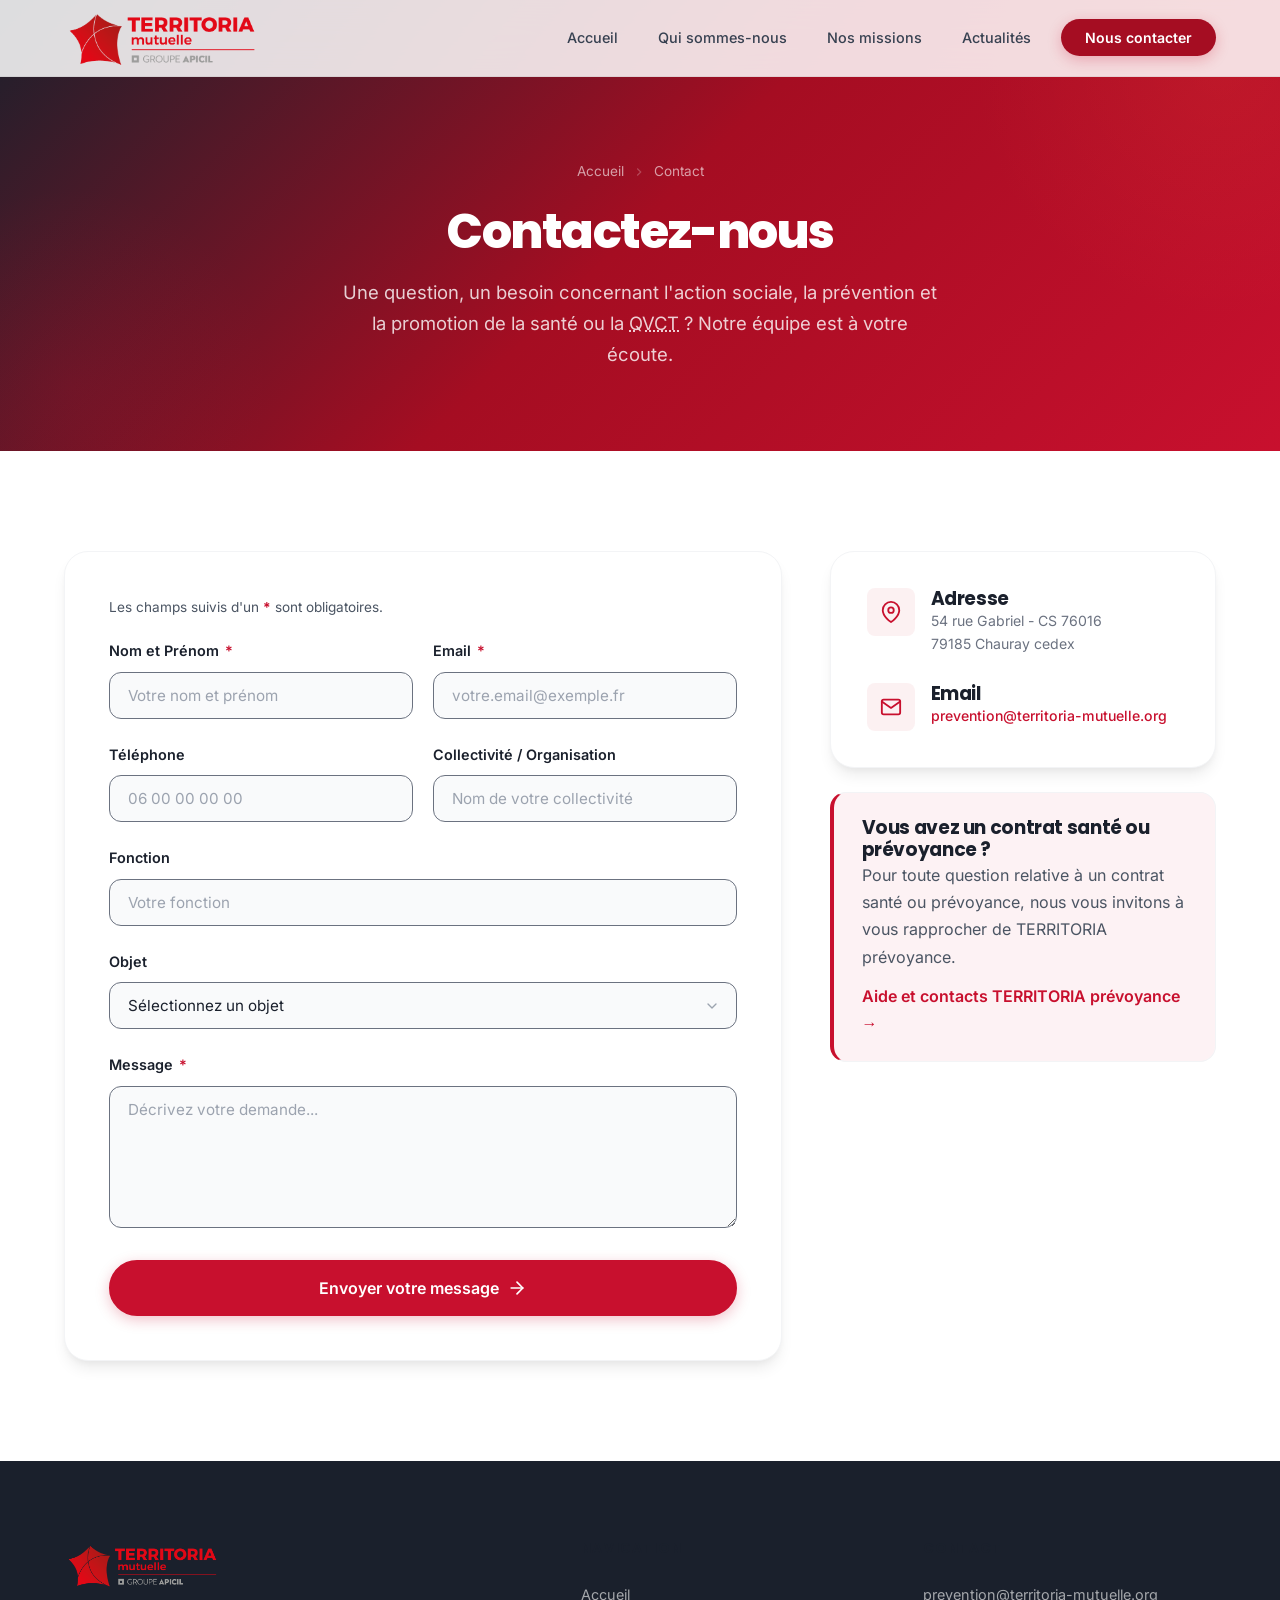
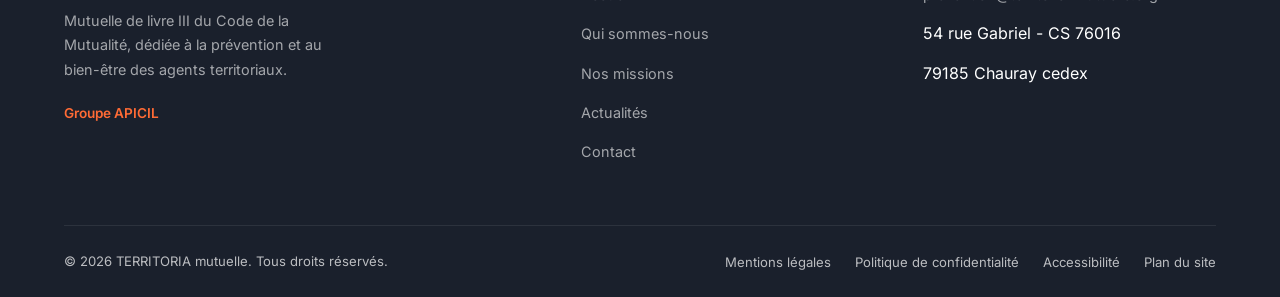
<file: contact.html>
<!DOCTYPE html>
<html lang="fr">
<head>
    <meta charset="UTF-8">
    <meta name="viewport" content="width=device-width, initial-scale=1.0">
    <title>Contact | TERRITORIA mutuelle</title>
    <meta name="description" content="Contactez TERRITORIA mutuelle pour vos besoins en pr&eacute;vention, promotion de la sant&eacute; et QVCT pour votre collectivit&eacute;.">

    <!-- Favicon -->
    <link rel="icon" type="image/png" href="assets/img/logo.png">

    <!-- Open Graph -->
    <meta property="og:title" content="Contact | TERRITORIA mutuelle">
    <meta property="og:description" content="Contactez-nous pour vos besoins en pr&eacute;vention, sant&eacute; au travail et QVCT.">
    <meta property="og:image" content="assets/img/logo.png">
    <meta property="og:type" content="website">
    <meta property="og:locale" content="fr_FR">
    <meta name="twitter:card" content="summary_large_image">
    <meta name="twitter:image" content="https://territoriamutuelle.com/assets/img/logo.png">

    <!-- Canonical -->
    <link rel="canonical" href="https://territoriamutuelle.com/contact.html">

    <!-- Fonts -->
    <link rel="stylesheet" href="assets/fonts/fonts.css?v=20260908">

    <link rel="stylesheet" href="style.css?v=20260908">
    <!-- JSON-LD (données structurées) -->
    <script type="application/ld+json">
{
  "@context": "https://schema.org",
  "@graph": [
    {
      "@type": "Organization",
      "@id": "https://territoriamutuelle.com/#organization",
      "name": "TERRITORIA mutuelle",
      "legalName": "TERRITORIA mutuelle",
      "url": "https://territoriamutuelle.com/",
      "logo": "https://territoriamutuelle.com/assets/img/logo.png",
      "image": "https://territoriamutuelle.com/assets/img/logo.png",
      "description": "Mutuelle de livre III du Code de la mutualité, dédiée à la prévention, la promotion de la santé, la qualité de vie et des conditions de travail (QVCT) et l'action sociale pour les collectivités territoriales et leurs agents.",
      "disambiguatingDescription": "TERRITORIA mutuelle, centrée sur la prévention et la promotion de la santé, est distincte de TERRITORIA prévoyance, qui pilote les contrats santé et prévoyance. Les deux entités partagent la marque TERRITORIA au sein du groupe APICIL.",
      "parentOrganization": {
        "@type": "Organization",
        "name": "Groupe APICIL",
        "url": "https://www.groupe-apicil.com/"
      },
      "address": {
        "@type": "PostalAddress",
        "streetAddress": "54 rue Gabriel - CS 76016",
        "postalCode": "79185",
        "addressLocality": "Chauray",
        "addressCountry": "FR"
      },
      "email": "prevention@territoria-mutuelle.org",
      "identifier": {
        "@type": "PropertyValue",
        "propertyID": "SIREN",
        "value": "483041307"
      },
      "areaServed": {
        "@type": "Country",
        "name": "France"
      },
      "knowsAbout": [
        "prévention en santé",
        "promotion de la santé",
        "qualité de vie et conditions de travail (QVCT)",
        "action sociale",
        "collectivités territoriales",
        "fonction publique territoriale",
        "agents territoriaux"
      ]
    },
    {
      "@type": "BreadcrumbList",
      "itemListElement": [
        {
          "@type": "ListItem",
          "position": 1,
          "name": "Accueil",
          "item": "https://territoriamutuelle.com/"
        },
        {
          "@type": "ListItem",
          "position": 2,
          "name": "Contact",
          "item": "https://territoriamutuelle.com/contact.html"
        }
      ]
    }
  ]
}
    </script>
</head>
<body>

    <!-- Skip to content -->
    <a href="#main" class="skip-link">Aller au contenu principal</a>

    <!-- ========== HEADER ========== -->
    <header class="header" id="header">
        <div class="container">
            <a href="index.html" class="logo">
                <img src="assets/img/logo.png" alt="TERRITORIA mutuelle - Groupe APICIL" width="596" height="183">
            </a>
            <nav class="nav" id="nav" aria-label="Menu principal">
                <ul class="nav-list">
                    <li><a href="index.html" class="nav-link">Accueil</a></li>
                    <li><a href="qui-sommes-nous.html" class="nav-link">Qui sommes-nous</a></li>
                    <li class="nav-dropdown">
                        <a href="nos-missions.html" class="nav-link">Nos missions</a>
                        <ul class="nav-submenu">
                            <li><a href="action-sociale.html">Action sociale</a></li>
                            <li><a href="nos-missions.html#conventions">Convention Impulsion pr&eacute;vention</a></li>
                            <li><a href="promotion-sante.html">Promotion de la sant&eacute; et formation</a></li>
                            <li><a href="reseau-militant.html">R&eacute;seau militant</a></li>
                            <li><a href="promotion-marque.html">Promotion de la marque et partenariats</a></li>
                        </ul>
                    </li>
                    <li><a href="blog.html" class="nav-link">Actualit&eacute;s</a></li>
                    <li><a href="contact.html" class="nav-link btn-nav active" aria-current="page">Nous contacter</a></li>
                </ul>
            </nav>
            <button class="menu-toggle" id="menuToggle" aria-label="Ouvrir le menu" aria-expanded="false" aria-controls="nav">
                <span></span><span></span><span></span>
            </button>
        </div>
    </header>

    <main id="main">

    <!-- ========== PAGE HERO ========== -->
    <section class="page-hero">
        <div class="container">
            <nav class="breadcrumb" aria-label="Fil d'Ariane"><a href="index.html">Accueil</a> <svg aria-hidden="true" focusable="false" width="14" height="14" viewBox="0 0 24 24" fill="none" stroke="currentColor" stroke-width="2"><polyline points="9 18 15 12 9 6"/></svg> Contact</nav>
            <h1>Contactez-nous</h1>
            <p class="page-hero-subtitle">Une question, un besoin concernant l'action sociale, la pr&eacute;vention et la promotion de la sant&eacute; ou la <abbr title="Qualité de Vie et Conditions de Travail">QVCT</abbr> ? Notre &eacute;quipe est &agrave; votre &eacute;coute.</p>
        </div>
    </section>

    <!-- ========== CONTACT SECTION ========== -->
    <section class="section section-white">
        <div class="container">
            <div class="contact-grid">

                <!-- Left Column: Form -->
                <div class="reveal">
                    <h2 class="visually-hidden">Formulaire de contact</h2>
                    <form class="contact-form" id="contactForm" novalidate>

                        <p class="form-note">Les champs suivis d'un <span class="required">*</span> sont obligatoires.</p>

                        <div class="form-row">
                            <div class="form-group">
                                <label for="nom">Nom et Pr&eacute;nom <span class="required">*</span></label>
                                <input type="text" id="nom" name="nom" class="form-control" placeholder="Votre nom et pr&eacute;nom" autocomplete="name" required>
                            </div>
                            <div class="form-group">
                                <label for="email">Email <span class="required">*</span></label>
                                <input type="email" id="email" name="email" class="form-control" placeholder="votre.email@exemple.fr" autocomplete="email" required>
                            </div>
                        </div>

                        <div class="form-row">
                            <div class="form-group">
                                <label for="telephone">T&eacute;l&eacute;phone</label>
                                <input type="tel" id="telephone" name="telephone" class="form-control" placeholder="06 00 00 00 00" autocomplete="tel">
                            </div>
                            <div class="form-group">
                                <label for="collectivite">Collectivit&eacute; / Organisation</label>
                                <input type="text" id="collectivite" name="collectivite" class="form-control" placeholder="Nom de votre collectivit&eacute;" autocomplete="organization">
                            </div>
                        </div>

                        <div class="form-group">
                            <label for="fonction">Fonction</label>
                            <input type="text" id="fonction" name="fonction" class="form-control" placeholder="Votre fonction" autocomplete="organization-title">
                        </div>

                        <div class="form-group">
                            <label for="objet">Objet</label>
                            <select id="objet" name="objet" class="form-control">
                                <option value="" disabled selected>S&eacute;lectionnez un objet</option>
                                <option value="information">Demande d'information</option>
                                <option value="formation">Formation</option>
                                <option value="action-sociale">Action sociale</option>
                                <option value="promotion-sante-qvct">Promotion de la sant&eacute; / QVCT</option>
                                <option value="autre">Autre</option>
                            </select>
                        </div>

                        <div class="form-group">
                            <label for="message">Message <span class="required">*</span></label>
                            <textarea id="message" name="message" class="form-control" rows="6" placeholder="D&eacute;crivez votre demande..." required></textarea>
                        </div>

                        <div class="form-submit">
                            <button type="submit" class="btn btn-primary">
                                Envoyer votre message
                                <svg aria-hidden="true" focusable="false" class="btn-icon" viewBox="0 0 24 24" fill="none" stroke="currentColor" stroke-width="2" stroke-linecap="round" stroke-linejoin="round"><line x1="5" y1="12" x2="19" y2="12"/><polyline points="12 5 19 12 12 19"/></svg>
                            </button>
                        </div>

                        <div class="form-success" id="formSuccess" role="status" aria-live="polite">
                            Votre logiciel de messagerie va s'ouvrir pour finaliser l'envoi &agrave; prevention@territoria-mutuelle.org. Si rien ne se passe, &eacute;crivez-nous directement &agrave; cette adresse.
                        </div>
                    </form>
                </div>

                <!-- Right Column: Contact Info -->
                <div class="reveal">
                    <h2 class="visually-hidden">Nos coordonn&eacute;es</h2>
                    <div class="contact-info-card">
                        <div class="contact-info-item">
                            <div class="contact-info-icon" aria-hidden="true">
                                <svg aria-hidden="true" focusable="false" width="22" height="22" viewBox="0 0 24 24" fill="none" stroke="#C8102E" stroke-width="2" stroke-linecap="round" stroke-linejoin="round"><path d="M21 10c0 7-9 13-9 13s-9-6-9-13a9 9 0 0 1 18 0z"/><circle cx="12" cy="10" r="3"/></svg>
                            </div>
                            <div class="contact-info-text">
                                <h3>Adresse</h3>
                                <p>54 rue Gabriel - CS 76016<br>79185 Chauray cedex</p>
                            </div>
                        </div>
                        <div class="contact-info-item">
                            <div class="contact-info-icon" aria-hidden="true">
                                <svg aria-hidden="true" focusable="false" width="22" height="22" viewBox="0 0 24 24" fill="none" stroke="#C8102E" stroke-width="2" stroke-linecap="round" stroke-linejoin="round"><path d="M4 4h16c1.1 0 2 .9 2 2v12c0 1.1-.9 2-2 2H4c-1.1 0-2-.9-2-2V6c0-1.1.9-2 2-2z"/><polyline points="22,6 12,13 2,6"/></svg>
                            </div>
                            <div class="contact-info-text">
                                <h3>Email</h3>
                                <p><a href="mailto:prevention@territoria-mutuelle.org">prevention@territoria-mutuelle.org</a></p>
                            </div>
                        </div>
                    </div>

                    <!-- Renvoi TERRITORIA pr&eacute;voyance -->
                    <div class="contact-note reveal">
                        <h3>Vous avez un contrat sant&eacute; ou pr&eacute;voyance ?</h3>
                        <p>Pour toute question relative &agrave; un contrat sant&eacute; ou pr&eacute;voyance, nous vous invitons &agrave; vous rapprocher de TERRITORIA pr&eacute;voyance.</p>
                        <a href="https://www.territoria.fr/aide-et-contacts/" class="contact-note-link" target="_blank" rel="noopener">Aide et contacts TERRITORIA pr&eacute;voyance &rarr;<span class="visually-hidden"> (nouvelle fenêtre)</span></a>
                    </div>
                </div>

            </div>
        </div>
    </section>

    </main>

    <!-- ========== FOOTER ========== -->
    <footer class="footer">
        <div class="container">
            <div class="footer-grid">
                <div class="footer-col">
                    <img src="assets/img/logo.png" alt="TERRITORIA mutuelle" class="footer-logo" width="596" height="183">
                    <p class="footer-desc">Mutuelle de livre III du Code de la Mutualit&eacute;, d&eacute;di&eacute;e &agrave; la pr&eacute;vention et au bien-&ecirc;tre des agents territoriaux.</p>
                    <p class="footer-group">Groupe APICIL</p>
                </div>
                <div class="footer-col">
                    <h2>Navigation</h2>
                    <ul>
                        <li><a href="index.html">Accueil</a></li>
                        <li><a href="qui-sommes-nous.html">Qui sommes-nous</a></li>
                        <li><a href="nos-missions.html">Nos missions</a></li>
                        <li><a href="blog.html">Actualit&eacute;s</a></li>
                        <li><a href="contact.html">Contact</a></li>
                    </ul>
                </div>
                <div class="footer-col">
                    <h2>Contact</h2>
                    <ul>
                        <li><a href="mailto:prevention@territoria-mutuelle.org">prevention@territoria-mutuelle.org</a></li>
                        <li>54 rue Gabriel - CS 76016</li>
                        <li>79185 Chauray cedex</li>
                    </ul>
                </div>
            </div>
            <div class="footer-bottom">
                <p>&copy; 2026 TERRITORIA mutuelle. Tous droits r&eacute;serv&eacute;s.</p>
                <div class="footer-legal">
                    <a href="mentions-legales.html">Mentions l&eacute;gales</a>
                    <a href="politique-confidentialite.html">Politique de confidentialit&eacute;</a>
                    <a href="accessibilite.html">Accessibilit&eacute;</a>
                    <a href="plan-du-site.html">Plan du site</a>
                </div>
            </div>
        </div>
    </footer>

    <script src="script.js?v=20260908"></script>
</body>
</html>
</file>
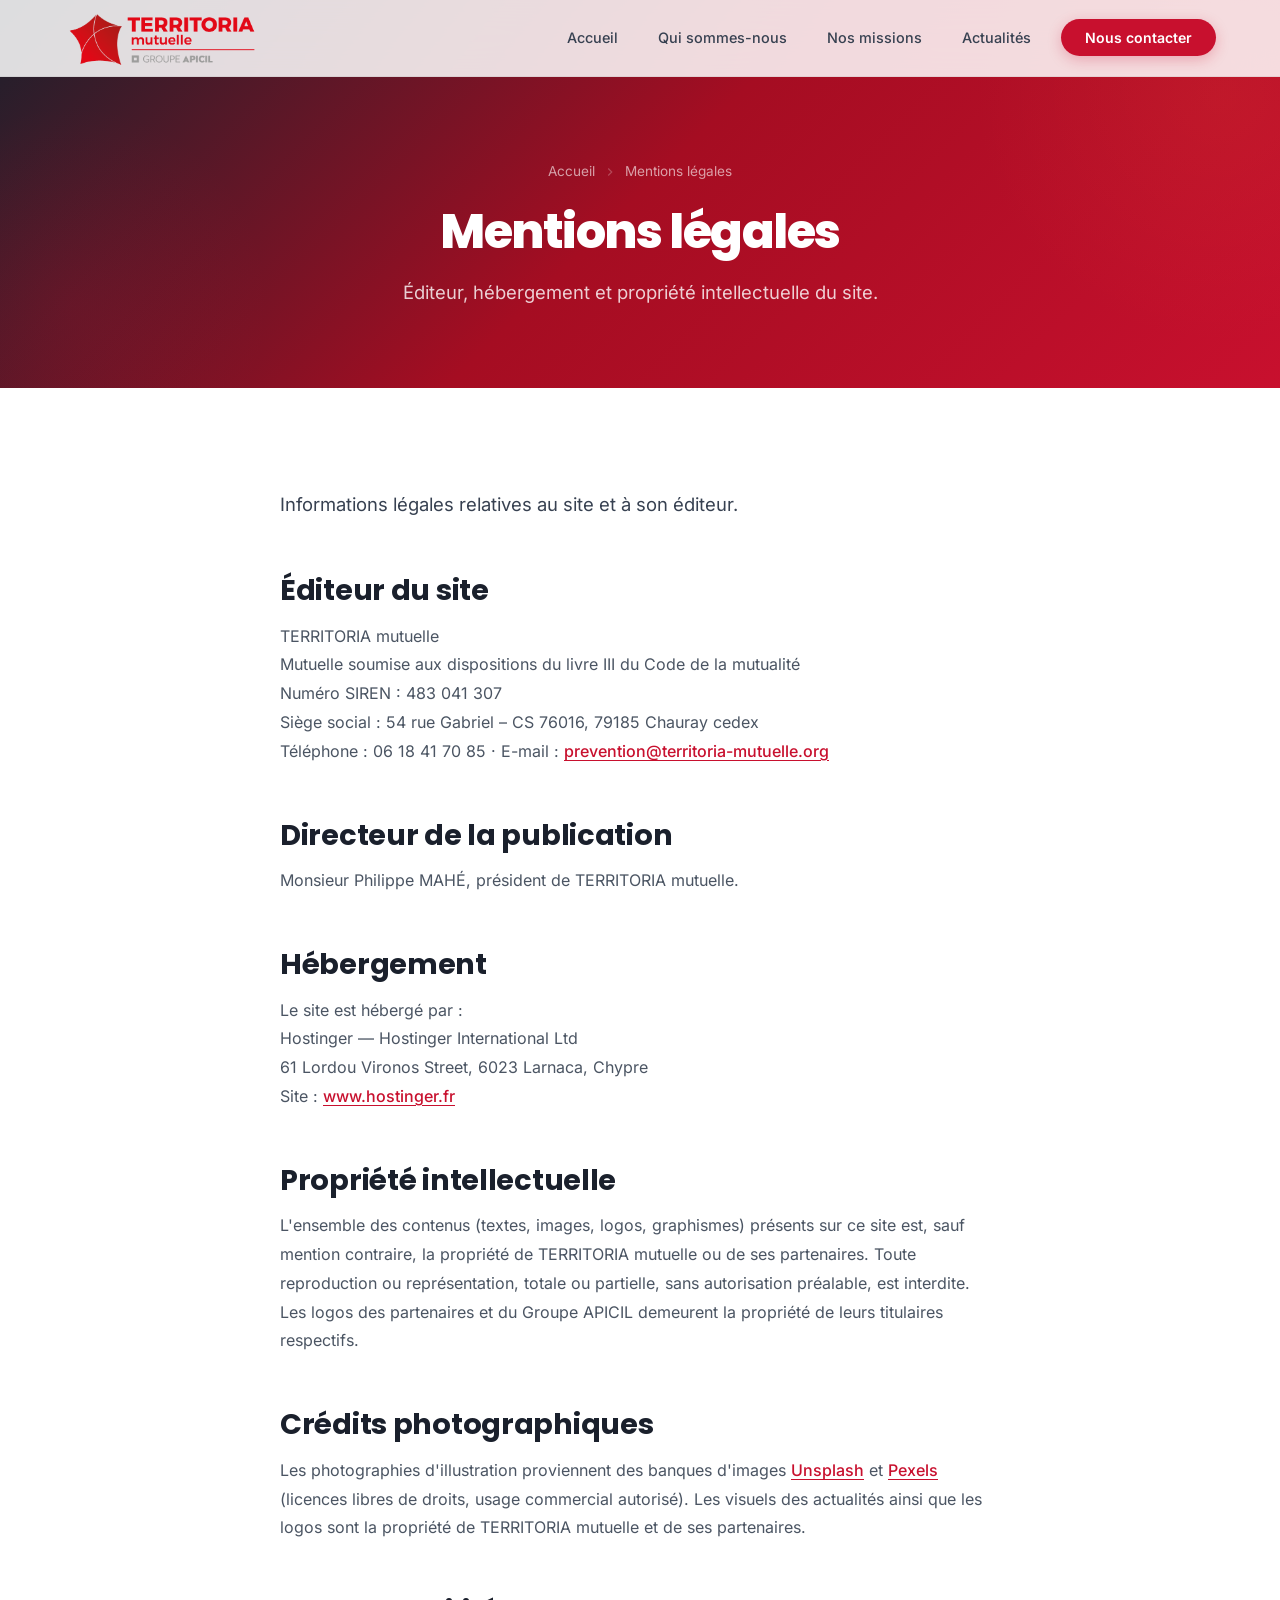
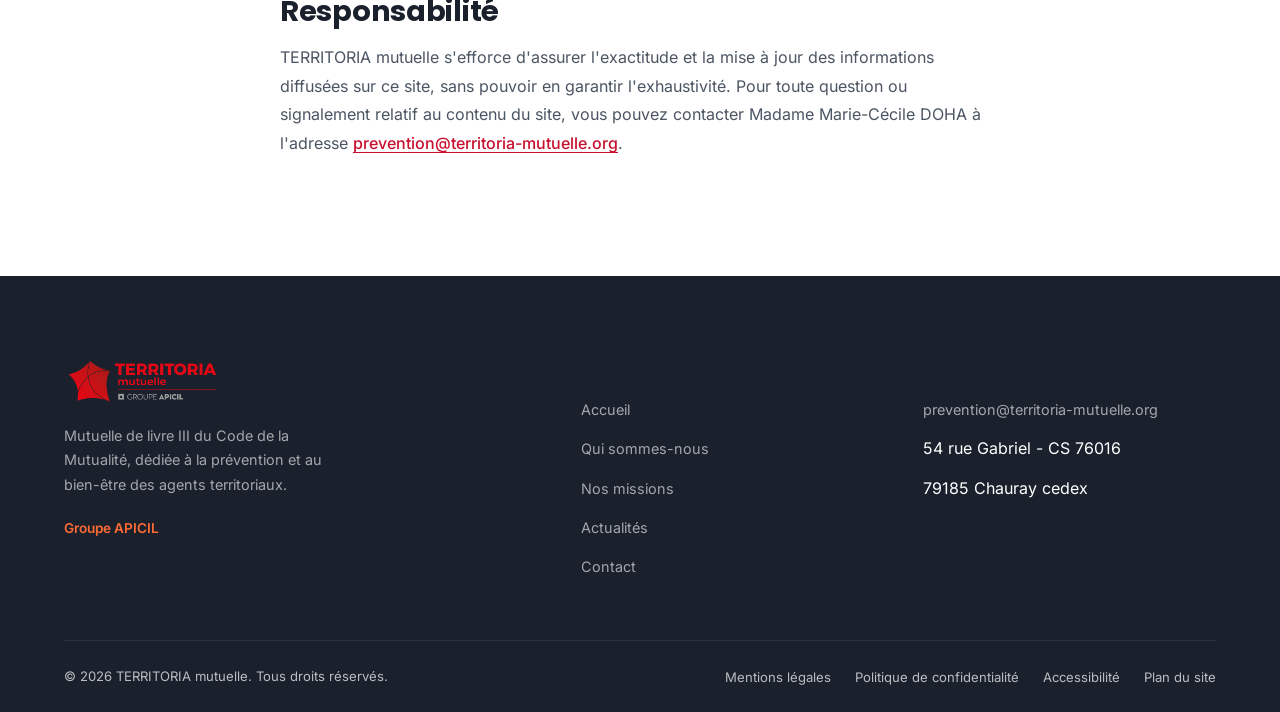
<file: mentions-legales.html>
<!DOCTYPE html>
<html lang="fr">
<head>
    <meta charset="UTF-8">
    <meta name="viewport" content="width=device-width, initial-scale=1.0">
    <title>Mentions l&eacute;gales | TERRITORIA mutuelle</title>
    <meta name="description" content="Mentions l&eacute;gales du site TERRITORIA mutuelle.">

    <!-- Favicon -->
    <link rel="icon" type="image/png" href="assets/img/logo.png">

    <!-- Open Graph -->
    <meta property="og:title" content="TERRITORIA mutuelle | Pr&eacute;vention et sant&eacute; pour les collectivit&eacute;s">
    <meta property="og:description" content="Accompagnement des collectivit&eacute;s territoriales en pr&eacute;vention, sant&eacute; au travail et QVCT. Groupe APICIL.">
    <meta property="og:image" content="assets/img/logo.png">
    <meta property="og:type" content="website">
    <meta property="og:locale" content="fr_FR">
    <meta name="twitter:card" content="summary_large_image">
    <meta name="twitter:image" content="https://territoriamutuelle.com/assets/img/logo.png">

    <!-- Canonical -->
    <link rel="canonical" href="https://territoriamutuelle.com/mentions-legales.html">

    <!-- Fonts -->
    <link rel="stylesheet" href="assets/fonts/fonts.css?v=20260908">

    <link rel="stylesheet" href="style.css?v=20260908">
    <!-- JSON-LD (données structurées) -->
    <script type="application/ld+json">
{
  "@context": "https://schema.org",
  "@graph": [
    {
      "@type": "Organization",
      "@id": "https://territoriamutuelle.com/#organization",
      "name": "TERRITORIA mutuelle",
      "legalName": "TERRITORIA mutuelle",
      "url": "https://territoriamutuelle.com/",
      "logo": "https://territoriamutuelle.com/assets/img/logo.png",
      "image": "https://territoriamutuelle.com/assets/img/logo.png",
      "description": "Mutuelle de livre III du Code de la mutualité, dédiée à la prévention, la promotion de la santé, la qualité de vie et des conditions de travail (QVCT) et l'action sociale pour les collectivités territoriales et leurs agents.",
      "disambiguatingDescription": "TERRITORIA mutuelle, centrée sur la prévention et la promotion de la santé, est distincte de TERRITORIA prévoyance, qui pilote les contrats santé et prévoyance. Les deux entités partagent la marque TERRITORIA au sein du groupe APICIL.",
      "parentOrganization": {
        "@type": "Organization",
        "name": "Groupe APICIL",
        "url": "https://www.groupe-apicil.com/"
      },
      "address": {
        "@type": "PostalAddress",
        "streetAddress": "54 rue Gabriel - CS 76016",
        "postalCode": "79185",
        "addressLocality": "Chauray",
        "addressCountry": "FR"
      },
      "email": "prevention@territoria-mutuelle.org",
      "identifier": {
        "@type": "PropertyValue",
        "propertyID": "SIREN",
        "value": "483041307"
      },
      "areaServed": {
        "@type": "Country",
        "name": "France"
      },
      "knowsAbout": [
        "prévention en santé",
        "promotion de la santé",
        "qualité de vie et conditions de travail (QVCT)",
        "action sociale",
        "collectivités territoriales",
        "fonction publique territoriale",
        "agents territoriaux"
      ]
    },
    {
      "@type": "BreadcrumbList",
      "itemListElement": [
        {
          "@type": "ListItem",
          "position": 1,
          "name": "Accueil",
          "item": "https://territoriamutuelle.com/"
        },
        {
          "@type": "ListItem",
          "position": 2,
          "name": "Mentions légales",
          "item": "https://territoriamutuelle.com/mentions-legales.html"
        }
      ]
    }
  ]
}
    </script>
</head>
<body>

    <!-- Skip to content -->
    <a href="#main" class="skip-link">Aller au contenu principal</a>

    <!-- ========== HEADER ========== -->
    <header class="header" id="header">
        <div class="container">
            <a href="index.html" class="logo">
                <img src="assets/img/logo.png" alt="TERRITORIA mutuelle - Groupe APICIL" width="596" height="183">
            </a>
            <nav class="nav" id="nav" aria-label="Menu principal">
                <ul class="nav-list">
                    <li><a href="index.html" class="nav-link">Accueil</a></li>
                    <li><a href="qui-sommes-nous.html" class="nav-link">Qui sommes-nous</a></li>
                    <li class="nav-dropdown">
                        <a href="nos-missions.html" class="nav-link">Nos missions</a>
                        <ul class="nav-submenu">
                            <li><a href="action-sociale.html">Action sociale</a></li>
                            <li><a href="nos-missions.html#conventions">Convention Impulsion pr&eacute;vention</a></li>
                            <li><a href="promotion-sante.html">Promotion de la sant&eacute; et formation</a></li>
                            <li><a href="reseau-militant.html">R&eacute;seau militant</a></li>
                            <li><a href="promotion-marque.html">Promotion de la marque et partenariats</a></li>
                        </ul>
                    </li>
                    <li><a href="blog.html" class="nav-link">Actualit&eacute;s</a></li>
                    <li><a href="contact.html" class="nav-link btn-nav">Nous contacter</a></li>
                </ul>
            </nav>
            <button class="menu-toggle" id="menuToggle" aria-label="Ouvrir le menu" aria-expanded="false" aria-controls="nav">
                <span></span><span></span><span></span>
            </button>
        </div>
    </header>

    <main id="main">

    <!-- ========== PAGE HERO ========== -->
    <section class="page-hero">
        <div class="container">
            <nav class="breadcrumb" aria-label="Fil d'Ariane"><a href="index.html">Accueil</a> <svg aria-hidden="true" focusable="false" width="14" height="14" viewBox="0 0 24 24" fill="none" stroke="currentColor" stroke-width="2"><polyline points="9 18 15 12 9 6"/></svg> Mentions l&eacute;gales</nav>
            <h1>Mentions l&eacute;gales</h1>
            <p class="page-hero-subtitle">&Eacute;diteur, h&eacute;bergement et propri&eacute;t&eacute; intellectuelle du site.</p>
        </div>
    </section>

    <section class="section section-white">
        <div class="container">
            <div class="prose reveal">
                <p class="lead">Informations l&eacute;gales relatives au site et &agrave; son &eacute;diteur.</p>

                <div class="prose-section">
                    <h2>&Eacute;diteur du site</h2>
                    <p>TERRITORIA mutuelle<br>Mutuelle soumise aux dispositions du livre&nbsp;III du Code de la mutualit&eacute;<br>Num&eacute;ro SIREN&nbsp;: 483&nbsp;041&nbsp;307<br>Si&egrave;ge social&nbsp;: 54 rue Gabriel &ndash; CS 76016, 79185 Chauray cedex<br>T&eacute;l&eacute;phone&nbsp;: 06&nbsp;18&nbsp;41&nbsp;70&nbsp;85 &middot; E-mail&nbsp;: <a href="mailto:prevention@territoria-mutuelle.org">prevention@territoria-mutuelle.org</a></p>
                </div>
                <div class="prose-section">
                    <h2>Directeur de la publication</h2>
                    <p>Monsieur Philippe MAH&Eacute;, pr&eacute;sident de TERRITORIA mutuelle.</p>
                </div>
                <div class="prose-section">
                    <h2>H&eacute;bergement</h2>
                    <p>Le site est h&eacute;berg&eacute; par&nbsp;:<br>Hostinger &mdash; Hostinger International Ltd<br>61 Lordou Vironos Street, 6023 Larnaca, Chypre<br>Site&nbsp;: <a href="https://www.hostinger.fr" target="_blank" rel="noopener">www.hostinger.fr<span class="visually-hidden"> (nouvelle fen&ecirc;tre)</span></a></p>
                </div>
                <div class="prose-section">
                    <h2>Propri&eacute;t&eacute; intellectuelle</h2>
                    <p>L'ensemble des contenus (textes, images, logos, graphismes) pr&eacute;sents sur ce site est, sauf mention contraire, la propri&eacute;t&eacute; de TERRITORIA mutuelle ou de ses partenaires. Toute reproduction ou repr&eacute;sentation, totale ou partielle, sans autorisation pr&eacute;alable, est interdite. Les logos des partenaires et du Groupe APICIL demeurent la propri&eacute;t&eacute; de leurs titulaires respectifs.</p>
                </div>
                <div class="prose-section">
                    <h2>Cr&eacute;dits photographiques</h2>
                    <p>Les photographies d'illustration proviennent des banques d'images <a href="https://unsplash.com/license" target="_blank" rel="noopener">Unsplash<span class="visually-hidden"> (nouvelle fen&ecirc;tre)</span></a> et <a href="https://www.pexels.com/license/" target="_blank" rel="noopener">Pexels<span class="visually-hidden"> (nouvelle fen&ecirc;tre)</span></a> (licences libres de droits, usage commercial autoris&eacute;). Les visuels des actualit&eacute;s ainsi que les logos sont la propri&eacute;t&eacute; de TERRITORIA mutuelle et de ses partenaires.</p>
                </div>
                <div class="prose-section">
                    <h2>Responsabilit&eacute;</h2>
                    <p>TERRITORIA mutuelle s'efforce d'assurer l'exactitude et la mise &agrave; jour des informations diffus&eacute;es sur ce site, sans pouvoir en garantir l'exhaustivit&eacute;. Pour toute question ou signalement relatif au contenu du site, vous pouvez contacter Madame Marie-C&eacute;cile DOHA &agrave; l'adresse <a href="mailto:prevention@territoria-mutuelle.org">prevention@territoria-mutuelle.org</a>.</p>
                </div>
            </div>
        </div>
    </section>

    </main>

    <footer class="footer">
        <div class="container">
            <div class="footer-grid">
                <div class="footer-col">
                    <img src="assets/img/logo.png" alt="TERRITORIA mutuelle" class="footer-logo" width="596" height="183">
                    <p class="footer-desc">Mutuelle de livre III du Code de la Mutualit&eacute;, d&eacute;di&eacute;e &agrave; la pr&eacute;vention et au bien-&ecirc;tre des agents territoriaux.</p>
                    <p class="footer-group">Groupe APICIL</p>
                </div>
                <div class="footer-col">
                    <h2>Navigation</h2>
                    <ul>
                        <li><a href="index.html">Accueil</a></li>
                        <li><a href="qui-sommes-nous.html">Qui sommes-nous</a></li>
                        <li><a href="nos-missions.html">Nos missions</a></li>
                        <li><a href="blog.html">Actualit&eacute;s</a></li>
                        <li><a href="contact.html">Contact</a></li>
                    </ul>
                </div>
                <div class="footer-col">
                    <h2>Contact</h2>
                    <ul>
                        <li><a href="mailto:prevention@territoria-mutuelle.org">prevention@territoria-mutuelle.org</a></li>
                        <li>54 rue Gabriel - CS 76016</li>
                        <li>79185 Chauray cedex</li>
                    </ul>
                </div>
            </div>
            <div class="footer-bottom">
                <p>&copy; 2026 TERRITORIA mutuelle. Tous droits r&eacute;serv&eacute;s.</p>
                <div class="footer-legal">
                    <a href="mentions-legales.html">Mentions l&eacute;gales</a>
                    <a href="politique-confidentialite.html">Politique de confidentialit&eacute;</a>
                    <a href="accessibilite.html">Accessibilit&eacute;</a>
                    <a href="plan-du-site.html">Plan du site</a>
                </div>
            </div>
        </div>
    </footer>

    <script src="script.js?v=20260908"></script>
</body>
</html>
</file>
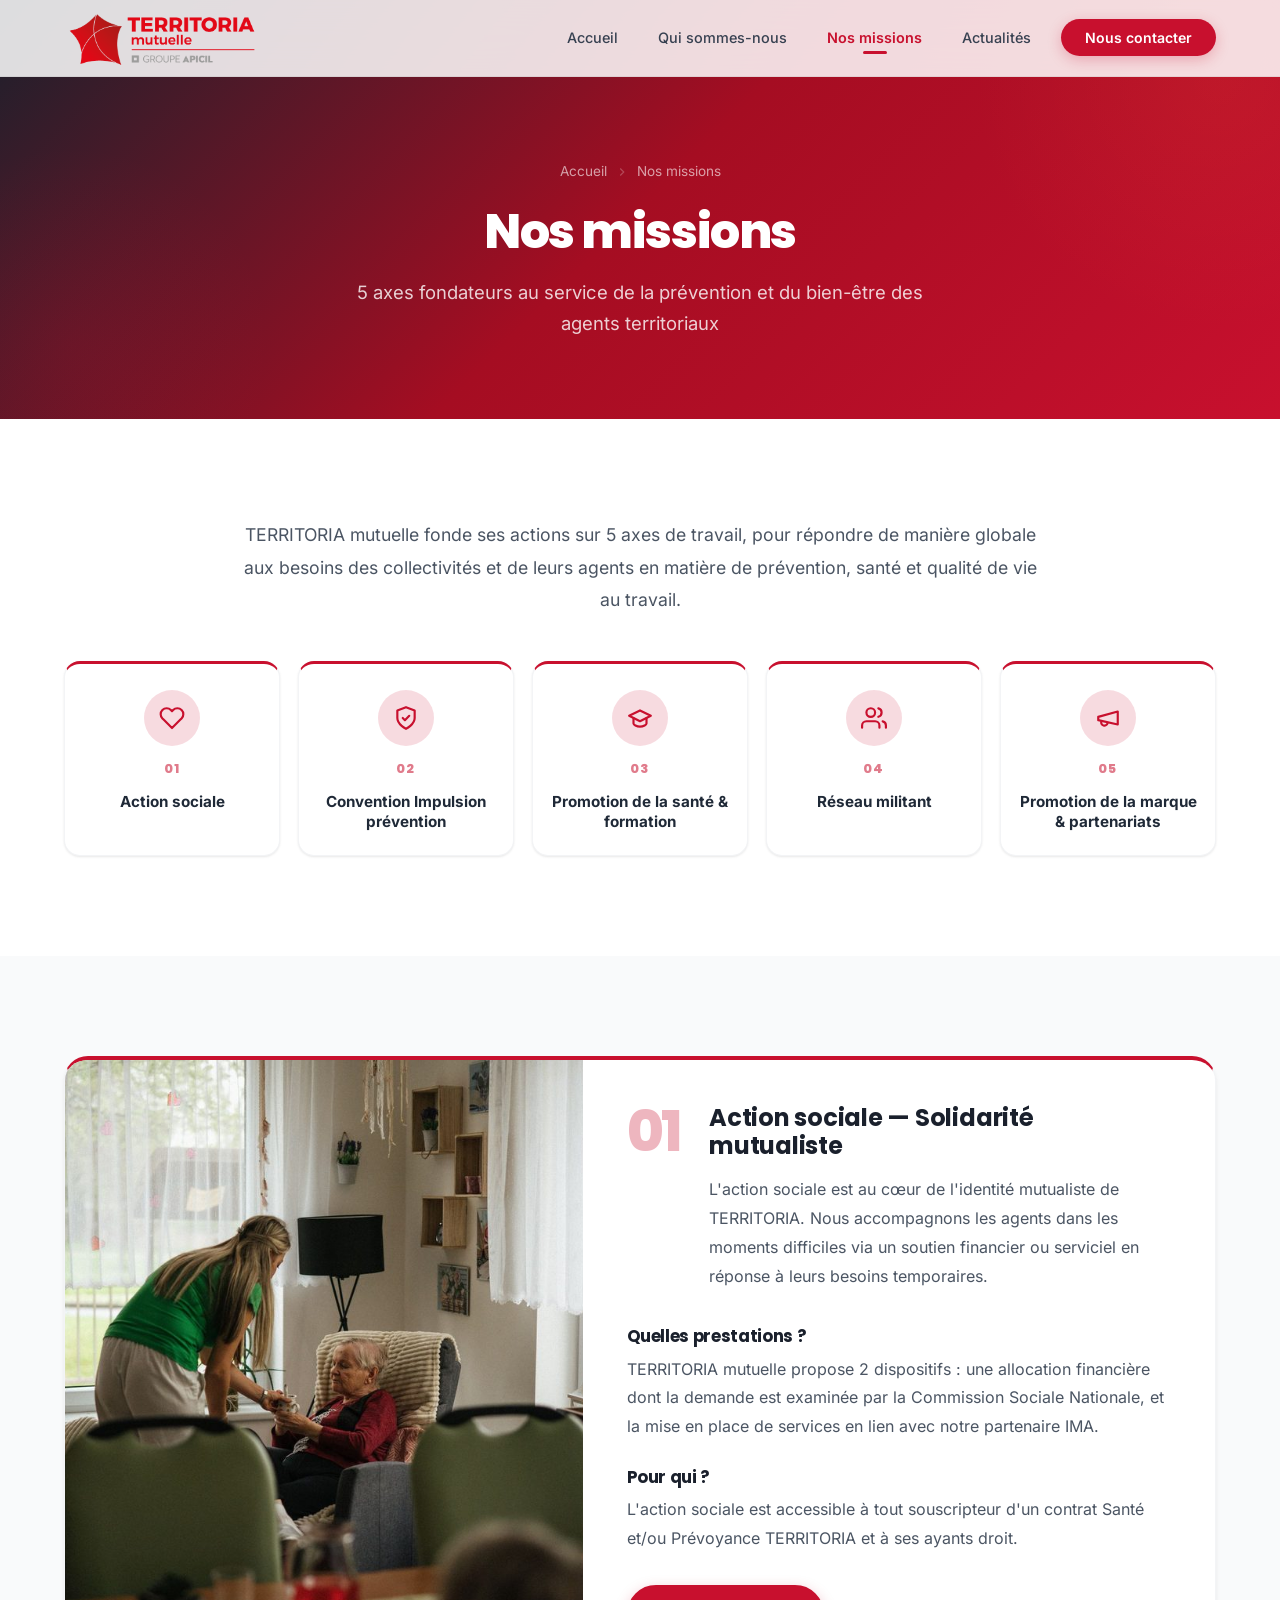
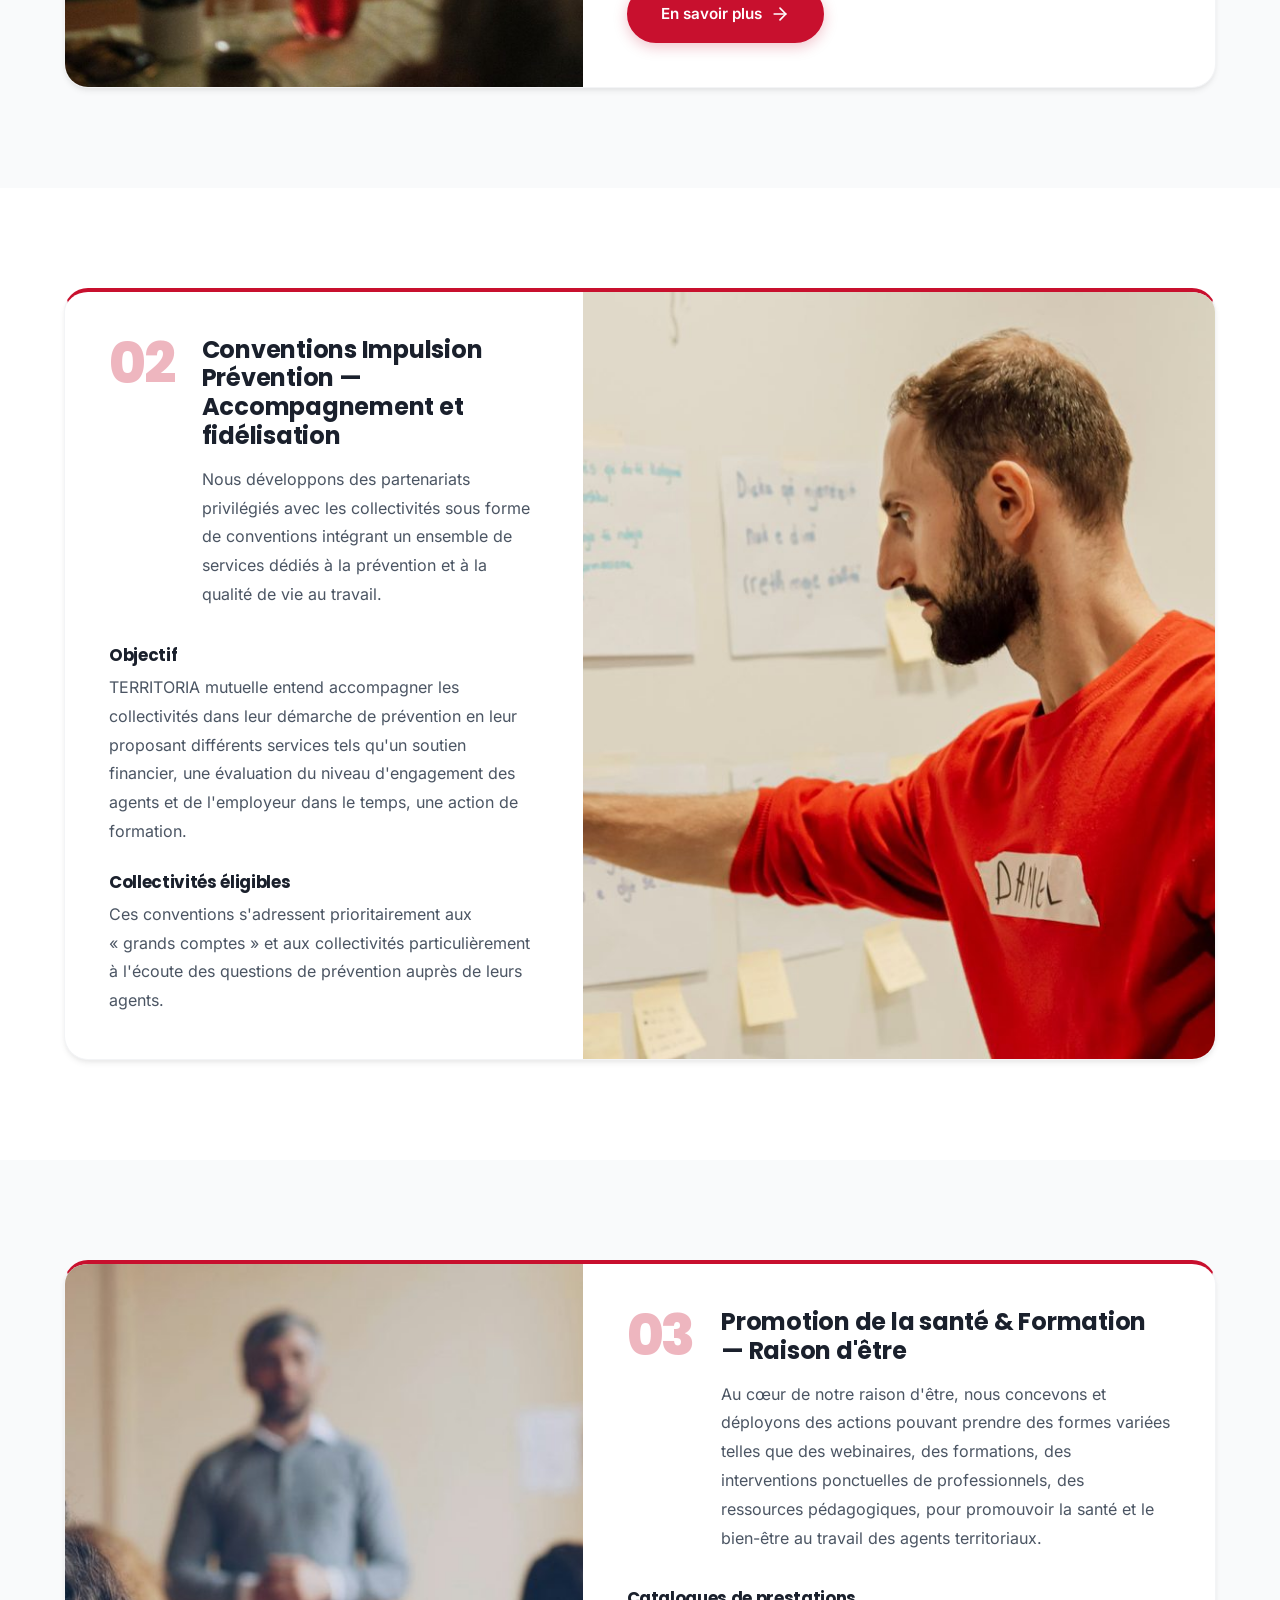
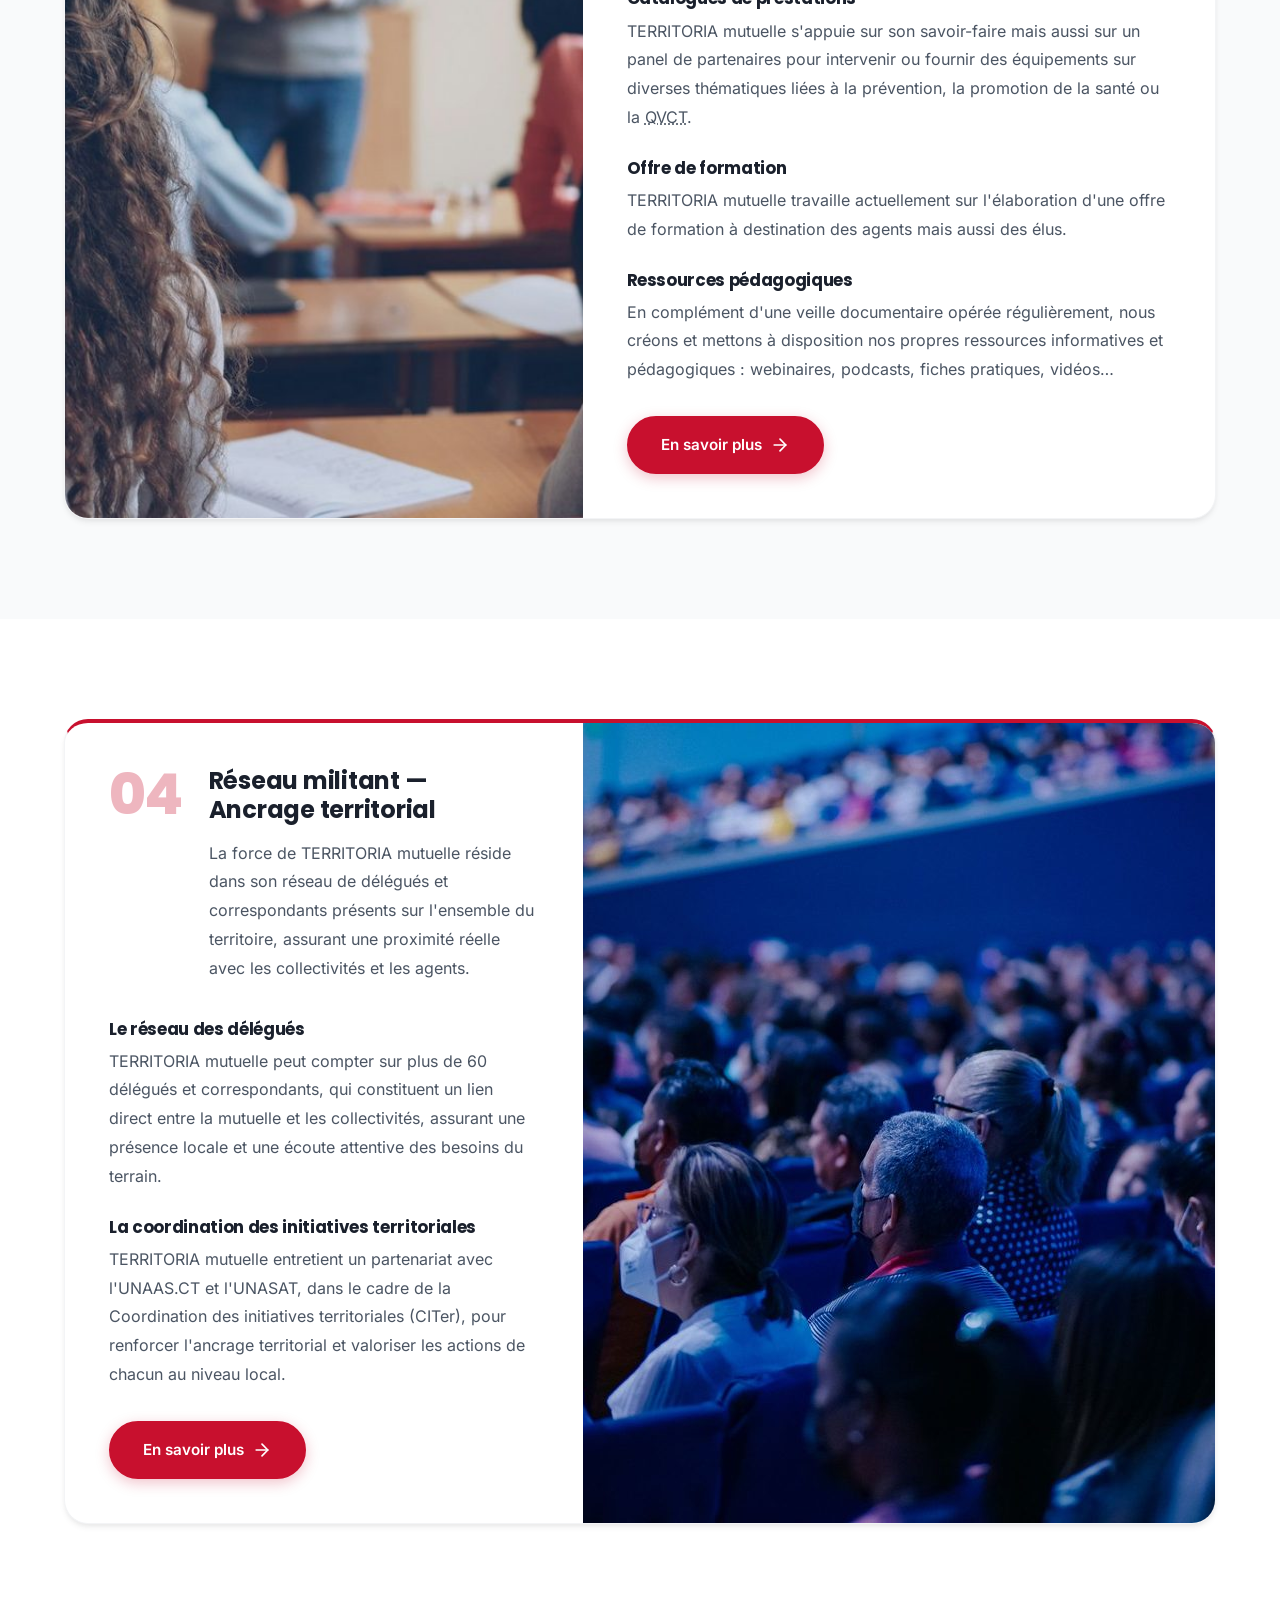
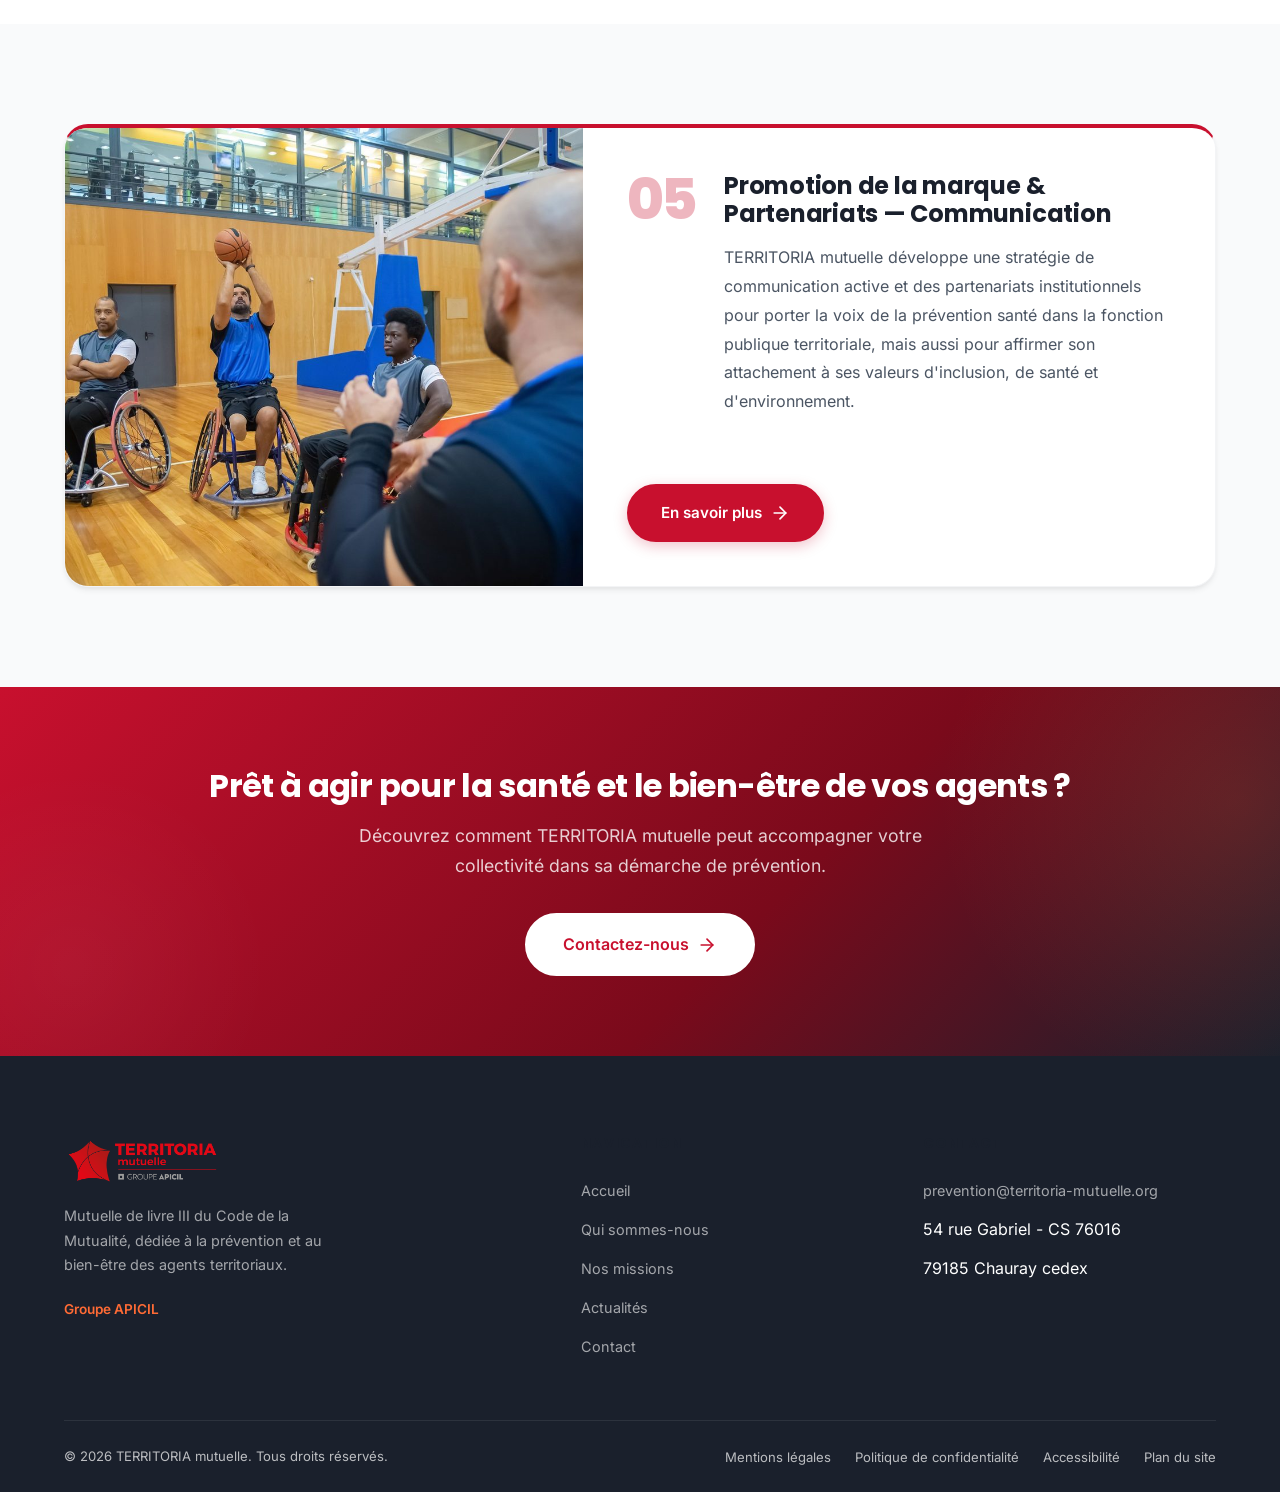
<file: nos-missions.html>
<!DOCTYPE html>
<html lang="fr">
<head>
    <meta charset="UTF-8">
    <meta name="viewport" content="width=device-width, initial-scale=1.0">
    <title>Nos missions | TERRITORIA mutuelle</title>
    <meta name="description" content="D&eacute;couvrez les 5 axes de travail de TERRITORIA mutuelle : action sociale, conventions Impulsion pr&eacute;vention, promotion de la sant&eacute; et formation, r&eacute;seau militant, promotion de la marque et partenariats.">

    <!-- Favicon -->
    <link rel="icon" type="image/png" href="assets/img/logo.png">

    <!-- Open Graph -->
    <meta property="og:title" content="Nos missions | TERRITORIA mutuelle">
    <meta property="og:description" content="5 axes d'action au service de la pr&eacute;vention et du bien-&ecirc;tre des agents territoriaux.">
    <meta property="og:image" content="assets/img/logo.png">
    <meta property="og:type" content="website">
    <meta property="og:locale" content="fr_FR">
    <meta name="twitter:card" content="summary_large_image">
    <meta name="twitter:image" content="https://territoriamutuelle.com/assets/img/logo.png">

    <!-- Canonical -->
    <link rel="canonical" href="https://territoriamutuelle.com/nos-missions.html">

    <!-- Fonts -->
    <link rel="stylesheet" href="assets/fonts/fonts.css?v=20261004">

    <link rel="stylesheet" href="style.css?v=20261004">
    <!-- JSON-LD (données structurées) -->
    <script type="application/ld+json">
{
  "@context": "https://schema.org",
  "@graph": [
    {
      "@type": "Organization",
      "@id": "https://territoriamutuelle.com/#organization",
      "name": "TERRITORIA mutuelle",
      "legalName": "TERRITORIA mutuelle",
      "url": "https://territoriamutuelle.com/",
      "logo": "https://territoriamutuelle.com/assets/img/logo.png",
      "image": "https://territoriamutuelle.com/assets/img/logo.png",
      "description": "Mutuelle de livre III du Code de la mutualité, dédiée à la prévention, la promotion de la santé, la qualité de vie et des conditions de travail (QVCT) et l'action sociale pour les collectivités territoriales et leurs agents.",
      "disambiguatingDescription": "TERRITORIA mutuelle, centrée sur la prévention et la promotion de la santé, est distincte de TERRITORIA prévoyance, qui pilote les contrats santé et prévoyance. Les deux entités partagent la marque TERRITORIA au sein du groupe APICIL.",
      "parentOrganization": {
        "@type": "Organization",
        "name": "Groupe APICIL",
        "url": "https://www.groupe-apicil.com/"
      },
      "address": {
        "@type": "PostalAddress",
        "streetAddress": "54 rue Gabriel - CS 76016",
        "postalCode": "79185",
        "addressLocality": "Chauray",
        "addressCountry": "FR"
      },
      "email": "prevention@territoria-mutuelle.org",
      "identifier": {
        "@type": "PropertyValue",
        "propertyID": "SIREN",
        "value": "483041307"
      },
      "areaServed": {
        "@type": "Country",
        "name": "France"
      },
      "knowsAbout": [
        "prévention en santé",
        "promotion de la santé",
        "qualité de vie et conditions de travail (QVCT)",
        "action sociale",
        "collectivités territoriales",
        "fonction publique territoriale",
        "agents territoriaux"
      ]
    },
    {
      "@type": "BreadcrumbList",
      "itemListElement": [
        {
          "@type": "ListItem",
          "position": 1,
          "name": "Accueil",
          "item": "https://territoriamutuelle.com/"
        },
        {
          "@type": "ListItem",
          "position": 2,
          "name": "Nos missions",
          "item": "https://territoriamutuelle.com/nos-missions.html"
        }
      ]
    }
  ]
}
    </script>
</head>
<body>

    <!-- Skip to content -->
    <a href="#main" class="skip-link">Aller au contenu principal</a>

    <!-- ========== HEADER ========== -->
    <header class="header" id="header">
        <div class="container">
            <a href="index.html" class="logo">
                <img src="assets/img/logo.png" alt="TERRITORIA mutuelle - Groupe APICIL" width="596" height="183">
            </a>
            <nav class="nav" id="nav" aria-label="Menu principal">
                <ul class="nav-list">
                    <li><a href="index.html" class="nav-link">Accueil</a></li>
                    <li><a href="qui-sommes-nous.html" class="nav-link">Qui sommes-nous</a></li>
                    <li class="nav-dropdown">
                        <a href="nos-missions.html" class="nav-link active" aria-current="page">Nos missions</a>
                        <ul class="nav-submenu">
                            <li><a href="action-sociale.html">Action sociale</a></li>
                            <li><a href="nos-missions.html#conventions">Convention Impulsion pr&eacute;vention</a></li>
                            <li><a href="promotion-sante.html">Promotion de la sant&eacute; et formation</a></li>
                            <li><a href="reseau-militant.html">R&eacute;seau militant</a></li>
                            <li><a href="promotion-marque.html">Promotion de la marque et partenariats</a></li>
                        </ul>
                    </li>
                    <li><a href="blog.html" class="nav-link">Actualit&eacute;s</a></li>
                    <li><a href="contact.html" class="nav-link btn-nav">Nous contacter</a></li>
                </ul>
            </nav>
            <button class="menu-toggle" id="menuToggle" aria-label="Ouvrir le menu" aria-expanded="false" aria-controls="nav">
                <span></span><span></span><span></span>
            </button>
        </div>
    </header>

    <main id="main">

    <!-- ========== PAGE HERO ========== -->
    <section class="page-hero">
        <div class="container">
            <nav class="breadcrumb" aria-label="Fil d'Ariane"><a href="index.html">Accueil</a> <svg aria-hidden="true" focusable="false" width="14" height="14" viewBox="0 0 24 24" fill="none" stroke="currentColor" stroke-width="2"><polyline points="9 18 15 12 9 6"/></svg> Nos missions</nav>
            <h1>Nos missions</h1>
            <p class="page-hero-subtitle">5 axes fondateurs au service de la pr&eacute;vention et du bien-&ecirc;tre des agents territoriaux</p>
        </div>
    </section>

    <!-- ========== INTRO ========== -->
    <section class="section section-white">
        <div class="container">
            <p class="intro-text reveal">TERRITORIA mutuelle fonde ses actions sur 5 axes de travail, pour r&eacute;pondre de mani&egrave;re globale aux besoins des collectivit&eacute;s et de leurs agents en mati&egrave;re de pr&eacute;vention, sant&eacute; et qualit&eacute; de vie au travail.</p>
            <nav class="mission-nav reveal" aria-label="Acc&egrave;s rapide aux 5 missions">
                <a class="mission-nav-item" href="#action-sociale">
                    <span class="mission-nav-icon" aria-hidden="true"><svg viewBox="0 0 24 24" fill="none" stroke="currentColor" stroke-width="2" stroke-linecap="round" stroke-linejoin="round"><path d="M20.84 4.61a5.5 5.5 0 0 0-7.78 0L12 5.67l-1.06-1.06a5.5 5.5 0 0 0-7.78 7.78l1.06 1.06L12 21.23l7.78-7.78 1.06-1.06a5.5 5.5 0 0 0 0-7.78z"/></svg></span>
                    <span class="mission-nav-num">01</span>
                    <span class="mission-nav-title">Action sociale</span>
                </a>
                <a class="mission-nav-item" href="#conventions">
                    <span class="mission-nav-icon" aria-hidden="true"><svg viewBox="0 0 24 24" fill="none" stroke="currentColor" stroke-width="2" stroke-linecap="round" stroke-linejoin="round"><path d="M12 22s8-4 8-10V5l-8-3-8 3v7c0 6 8 10 8 10z"/><polyline points="9 12 11 14 15 10"/></svg></span>
                    <span class="mission-nav-num">02</span>
                    <span class="mission-nav-title">Convention Impulsion pr&eacute;vention</span>
                </a>
                <a class="mission-nav-item" href="#promotion-sante">
                    <span class="mission-nav-icon" aria-hidden="true"><svg viewBox="0 0 24 24" fill="none" stroke="currentColor" stroke-width="2" stroke-linecap="round" stroke-linejoin="round"><path d="M22 10 12 5 2 10l10 5 10-5z"/><path d="M6 12v5c0 1 2.7 3 6 3s6-2 6-3v-5"/></svg></span>
                    <span class="mission-nav-num">03</span>
                    <span class="mission-nav-title">Promotion de la sant&eacute; &amp; formation</span>
                </a>
                <a class="mission-nav-item" href="#reseau-militant">
                    <span class="mission-nav-icon" aria-hidden="true"><svg viewBox="0 0 24 24" fill="none" stroke="currentColor" stroke-width="2" stroke-linecap="round" stroke-linejoin="round"><path d="M17 21v-2a4 4 0 0 0-4-4H5a4 4 0 0 0-4 4v2"/><circle cx="9" cy="7" r="4"/><path d="M23 21v-2a4 4 0 0 0-3-3.87"/><path d="M16 3.13a4 4 0 0 1 0 7.75"/></svg></span>
                    <span class="mission-nav-num">04</span>
                    <span class="mission-nav-title">R&eacute;seau militant</span>
                </a>
                <a class="mission-nav-item" href="#promotion-marque">
                    <span class="mission-nav-icon" aria-hidden="true"><svg viewBox="0 0 24 24" fill="none" stroke="currentColor" stroke-width="2" stroke-linecap="round" stroke-linejoin="round"><path d="M3 11l18-5v12L3 14z"/><path d="M11.6 16.8a3 3 0 1 1-5.8-1.6"/></svg></span>
                    <span class="mission-nav-num">05</span>
                    <span class="mission-nav-title">Promotion de la marque &amp; partenariats</span>
                </a>
            </nav>
        </div>
    </section>

    <!-- ========== AXE 01 ========== -->
    <section class="section section--alt" id="action-sociale">
        <div class="container">
            <div class="mission-card mission-card--media reveal">
                <figure class="mission-card-media"><img src="assets/img/missions/03_action_sociale_aide_domicile.jpg" alt="Accompagnement humain d'une personne fragilisée" loading="lazy" width="1200" height="800"></figure>
                <div class="mission-card-main">
                <div class="mission-card-header">
                    <span class="mission-number">01</span>
                    <div>
                        <h2 class="mission-title">Action sociale &mdash; Solidarit&eacute; mutualiste</h2>
                        <p class="mission-intro">L'action sociale est au c&oelig;ur de l'identit&eacute; mutualiste de TERRITORIA. Nous accompagnons les agents dans les moments difficiles via un soutien financier ou serviciel en r&eacute;ponse &agrave; leurs besoins temporaires.</p>
                    </div>
                </div>
                <div class="mission-block">
                    <h3>Quelles prestations&nbsp;?</h3>
                    <p>TERRITORIA mutuelle propose 2 dispositifs&nbsp;: une allocation financi&egrave;re dont la demande est examin&eacute;e par la Commission Sociale Nationale, et la mise en place de services en lien avec notre partenaire IMA.</p>
                </div>
                <div class="mission-block">
                    <h3>Pour qui&nbsp;?</h3>
                    <p>L'action sociale est accessible &agrave; tout souscripteur d'un contrat Sant&eacute; et/ou Pr&eacute;voyance TERRITORIA et &agrave; ses ayants droit.</p>
                </div>
                <a href="action-sociale.html" class="btn btn-primary mission-more" aria-label="En savoir plus sur l'action sociale">
                    En savoir plus
                    <svg aria-hidden="true" focusable="false" class="btn-icon" viewBox="0 0 24 24" fill="none" stroke="currentColor" stroke-width="2" stroke-linecap="round" stroke-linejoin="round"><line x1="5" y1="12" x2="19" y2="12"/><polyline points="12 5 19 12 12 19"/></svg>
                </a>
                </div>
            </div>
        </div>
    </section>

    <!-- ========== AXE 02 ========== -->
    <section class="section section-white" id="conventions">
        <div class="container">
            <div class="mission-card mission-card--media reveal reverse">
                <figure class="mission-card-media"><img src="assets/img/missions/04_convention_atelier_collectif.jpg" alt="Atelier participatif de prévention" loading="lazy" width="1200" height="800"></figure>
                <div class="mission-card-main">
                <div class="mission-card-header">
                    <span class="mission-number">02</span>
                    <div>
                        <h2 class="mission-title">Conventions Impulsion Pr&eacute;vention &mdash; Accompagnement et fid&eacute;lisation</h2>
                        <p class="mission-intro">Nous d&eacute;veloppons des partenariats privil&eacute;gi&eacute;s avec les collectivit&eacute;s sous forme de conventions int&eacute;grant un ensemble de services d&eacute;di&eacute;s &agrave; la pr&eacute;vention et &agrave; la qualit&eacute; de vie au travail.</p>
                    </div>
                </div>
                <div class="mission-block">
                    <h3>Objectif</h3>
                    <p>TERRITORIA mutuelle entend accompagner les collectivit&eacute;s dans leur d&eacute;marche de pr&eacute;vention en leur proposant diff&eacute;rents services tels qu'un soutien financier, une &eacute;valuation du niveau d'engagement des agents et de l'employeur dans le temps, une action de formation.</p>
                </div>
                <div class="mission-block">
                    <h3>Collectivit&eacute;s &eacute;ligibles</h3>
                    <p>Ces conventions s'adressent prioritairement aux &laquo;&nbsp;grands comptes&nbsp;&raquo; et aux collectivit&eacute;s particuli&egrave;rement &agrave; l'&eacute;coute des questions de pr&eacute;vention aupr&egrave;s de leurs agents.</p>
                </div>
                </div>
            </div>
        </div>
    </section>

    <!-- ========== AXE 03 ========== -->
    <section class="section section--alt" id="promotion-sante">
        <div class="container">
            <div class="mission-card mission-card--media reveal">
                <figure class="mission-card-media"><img src="assets/img/missions/08_promotion_sante_formation.jpg" alt="Formation collective en présentiel" loading="lazy" width="1200" height="800"></figure>
                <div class="mission-card-main">
                <div class="mission-card-header">
                    <span class="mission-number">03</span>
                    <div>
                        <h2 class="mission-title">Promotion de la sant&eacute; &amp; Formation &mdash; Raison d'&ecirc;tre</h2>
                        <p class="mission-intro">Au c&oelig;ur de notre raison d'&ecirc;tre, nous concevons et d&eacute;ployons des actions pouvant prendre des formes vari&eacute;es telles que des webinaires, des formations, des interventions ponctuelles de professionnels, des ressources p&eacute;dagogiques, pour promouvoir la sant&eacute; et le bien-&ecirc;tre au travail des agents territoriaux.</p>
                    </div>
                </div>
                <div class="mission-block">
                    <h3>Catalogues de prestations</h3>
                    <p>TERRITORIA mutuelle s'appuie sur son savoir-faire mais aussi sur un panel de partenaires pour intervenir ou fournir des &eacute;quipements sur diverses th&eacute;matiques li&eacute;es &agrave; la pr&eacute;vention, la promotion de la sant&eacute; ou la <abbr title="Qualité de Vie et Conditions de Travail">QVCT</abbr>.</p>
                </div>
                <div class="mission-block">
                    <h3>Offre de formation</h3>
                    <p>TERRITORIA mutuelle travaille actuellement sur l'&eacute;laboration d'une offre de formation &agrave; destination des agents mais aussi des &eacute;lus.</p>
                </div>
                <div class="mission-block">
                    <h3>Ressources p&eacute;dagogiques</h3>
                    <p>En compl&eacute;ment d'une veille documentaire op&eacute;r&eacute;e r&eacute;guli&egrave;rement, nous cr&eacute;ons et mettons &agrave; disposition nos propres ressources informatives et p&eacute;dagogiques&nbsp;: webinaires, podcasts, fiches pratiques, vid&eacute;os&hellip;</p>
                </div>
                <a href="promotion-sante.html" class="btn btn-primary mission-more" aria-label="En savoir plus sur la promotion de la santé et formation">
                    En savoir plus
                    <svg aria-hidden="true" focusable="false" class="btn-icon" viewBox="0 0 24 24" fill="none" stroke="currentColor" stroke-width="2" stroke-linecap="round" stroke-linejoin="round"><line x1="5" y1="12" x2="19" y2="12"/><polyline points="12 5 19 12 12 19"/></svg>
                </a>
                </div>
            </div>
        </div>
    </section>

    <!-- ========== AXE 04 ========== -->
    <section class="section section-white" id="reseau-militant">
        <div class="container">
            <div class="mission-card mission-card--media reveal reverse">
                <figure class="mission-card-media"><img src="assets/img/missions/11_reseau_militant_evenement.jpg" alt="Participation à un événement collectif" loading="lazy" width="1200" height="800"></figure>
                <div class="mission-card-main">
                <div class="mission-card-header">
                    <span class="mission-number">04</span>
                    <div>
                        <h2 class="mission-title">R&eacute;seau militant &mdash; Ancrage territorial</h2>
                        <p class="mission-intro">La force de TERRITORIA mutuelle r&eacute;side dans son r&eacute;seau de d&eacute;l&eacute;gu&eacute;s et correspondants pr&eacute;sents sur l'ensemble du territoire, assurant une proximit&eacute; r&eacute;elle avec les collectivit&eacute;s et les agents.</p>
                    </div>
                </div>
                <div class="mission-block">
                    <h3>Le r&eacute;seau des d&eacute;l&eacute;gu&eacute;s</h3>
                    <p>TERRITORIA mutuelle peut compter sur plus de 60 d&eacute;l&eacute;gu&eacute;s et correspondants, qui constituent un lien direct entre la mutuelle et les collectivit&eacute;s, assurant une pr&eacute;sence locale et une &eacute;coute attentive des besoins du terrain.</p>
                </div>
                <div class="mission-block">
                    <h3>La coordination des initiatives territoriales</h3>
                    <p>TERRITORIA mutuelle entretient un partenariat avec l'UNAAS.CT et l'UNASAT, dans le cadre de la Coordination des initiatives territoriales (CITer), pour renforcer l'ancrage territorial et valoriser les actions de chacun au niveau local.</p>
                </div>
                <a href="reseau-militant.html" class="btn btn-primary mission-more" aria-label="En savoir plus sur le réseau militant">
                    En savoir plus
                    <svg aria-hidden="true" focusable="false" class="btn-icon" viewBox="0 0 24 24" fill="none" stroke="currentColor" stroke-width="2" stroke-linecap="round" stroke-linejoin="round"><line x1="5" y1="12" x2="19" y2="12"/><polyline points="12 5 19 12 12 19"/></svg>
                </a>
                </div>
            </div>
        </div>
    </section>

    <!-- ========== AXE 05 ========== -->
    <section class="section section--alt" id="promotion-marque">
        <div class="container">
            <div class="mission-card mission-card--media reveal">
                <figure class="mission-card-media"><img src="assets/img/missions/15_partenariats_inclusion.jpg" alt="Sport inclusif (handibasket)" loading="lazy" width="1200" height="800"></figure>
                <div class="mission-card-main">
                <div class="mission-card-header">
                    <span class="mission-number">05</span>
                    <div>
                        <h2 class="mission-title">Promotion de la marque &amp; Partenariats &mdash; Communication</h2>
                        <p class="mission-intro">TERRITORIA mutuelle d&eacute;veloppe une strat&eacute;gie de communication active et des partenariats institutionnels pour porter la voix de la pr&eacute;vention sant&eacute; dans la fonction publique territoriale, mais aussi pour affirmer son attachement &agrave; ses valeurs d'inclusion, de sant&eacute; et d'environnement.</p>
                    </div>
                </div>
                <a href="promotion-marque.html" class="btn btn-primary mission-more" aria-label="En savoir plus sur la promotion de la marque et partenariats">
                    En savoir plus
                    <svg aria-hidden="true" focusable="false" class="btn-icon" viewBox="0 0 24 24" fill="none" stroke="currentColor" stroke-width="2" stroke-linecap="round" stroke-linejoin="round"><line x1="5" y1="12" x2="19" y2="12"/><polyline points="12 5 19 12 12 19"/></svg>
                </a>
                </div>
            </div>
        </div>
    </section>

    <!-- ========== CTA BANNER ========== -->
    <section class="cta-banner">
        <div class="container">
            <h2 class="reveal">Pr&ecirc;t &agrave; agir pour la sant&eacute; et le bien-&ecirc;tre de vos agents ?</h2>
            <p class="reveal">D&eacute;couvrez comment TERRITORIA mutuelle peut accompagner votre collectivit&eacute; dans sa d&eacute;marche de pr&eacute;vention.</p>
            <a href="contact.html" class="btn btn-white btn-lg reveal">
                Contactez-nous
                <svg aria-hidden="true" focusable="false" class="btn-icon" viewBox="0 0 24 24" fill="none" stroke="currentColor" stroke-width="2" stroke-linecap="round" stroke-linejoin="round"><line x1="5" y1="12" x2="19" y2="12"/><polyline points="12 5 19 12 12 19"/></svg>
            </a>
        </div>
    </section>

    </main>

    <!-- ========== FOOTER ========== -->
    <footer class="footer">
        <div class="container">
            <div class="footer-grid">
                <div class="footer-col">
                    <img src="assets/img/logo.png" alt="TERRITORIA mutuelle" class="footer-logo" width="596" height="183">
                    <p class="footer-desc">Mutuelle de livre III du Code de la Mutualit&eacute;, d&eacute;di&eacute;e &agrave; la pr&eacute;vention et au bien-&ecirc;tre des agents territoriaux.</p>
                    <p class="footer-group">Groupe APICIL</p>
                </div>
                <div class="footer-col">
                    <h2>Navigation</h2>
                    <ul>
                        <li><a href="index.html">Accueil</a></li>
                        <li><a href="qui-sommes-nous.html">Qui sommes-nous</a></li>
                        <li><a href="nos-missions.html">Nos missions</a></li>
                        <li><a href="blog.html">Actualit&eacute;s</a></li>
                        <li><a href="contact.html">Contact</a></li>
                    </ul>
                </div>
                <div class="footer-col">
                    <h2>Contact</h2>
                    <ul>
                        <li><a href="mailto:prevention@territoria-mutuelle.org">prevention@territoria-mutuelle.org</a></li>
                        <li>54 rue Gabriel - CS 76016</li>
                        <li>79185 Chauray cedex</li>
                    </ul>
                </div>
            </div>
            <div class="footer-bottom">
                <p>&copy; 2026 TERRITORIA mutuelle. Tous droits r&eacute;serv&eacute;s.</p>
                <div class="footer-legal">
                    <a href="mentions-legales.html">Mentions l&eacute;gales</a>
                    <a href="politique-confidentialite.html">Politique de confidentialit&eacute;</a>
                    <a href="accessibilite.html">Accessibilit&eacute;</a>
                    <a href="plan-du-site.html">Plan du site</a>
                </div>
            </div>
        </div>
    </footer>

    <script src="script.js?v=20261004"></script>
</body>
</html>
</file>
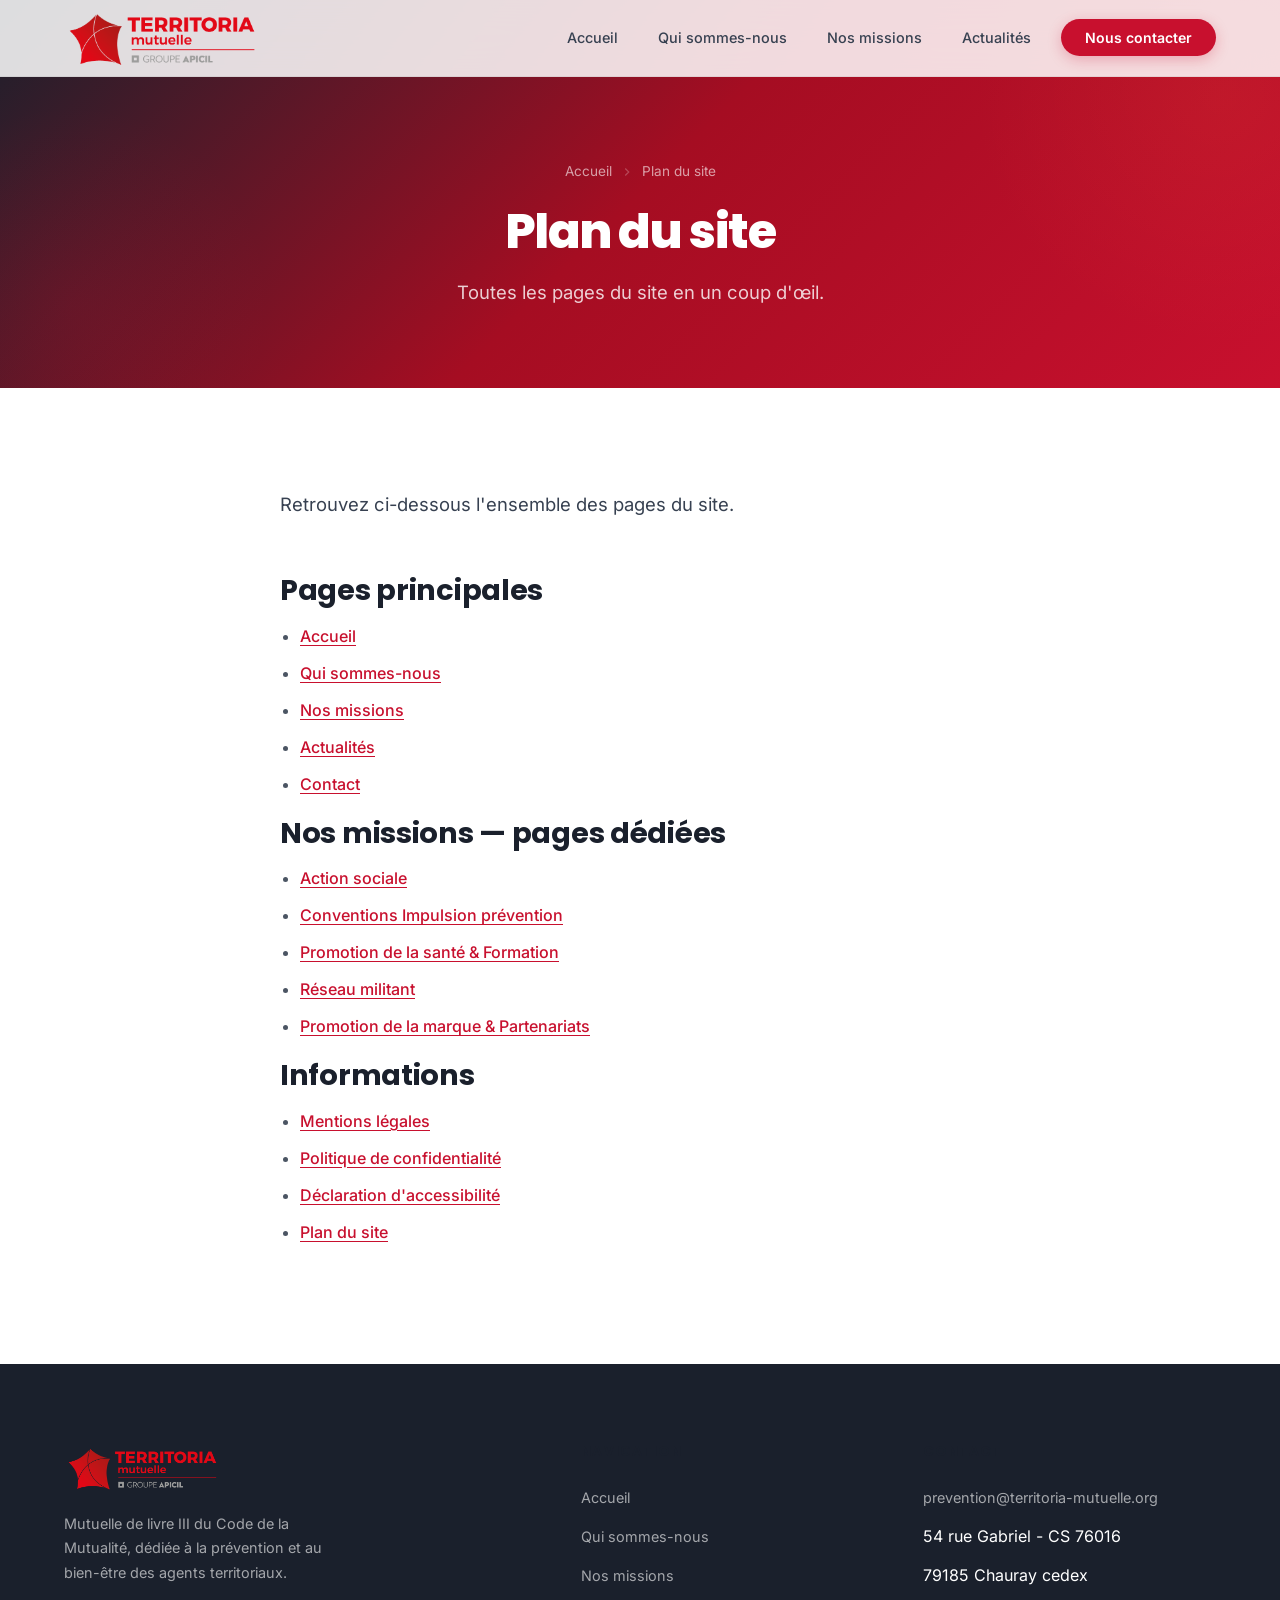
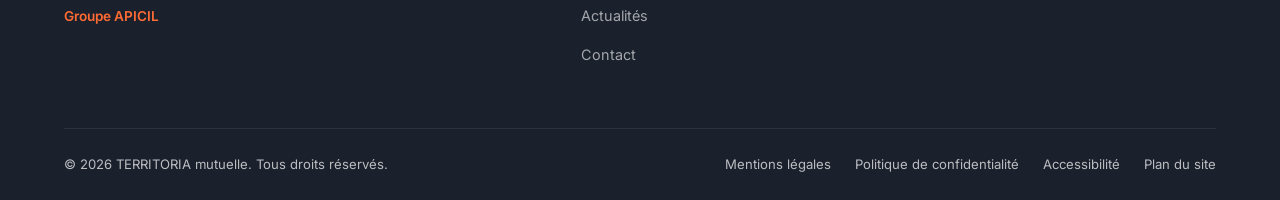
<file: plan-du-site.html>
<!DOCTYPE html>
<html lang="fr">
<head>
    <meta charset="UTF-8">
    <meta name="viewport" content="width=device-width, initial-scale=1.0">
    <title>Plan du site | TERRITORIA mutuelle</title>
    <meta name="description" content="Plan du site de TERRITORIA mutuelle : accès à toutes les pages.">

    <!-- Favicon -->
    <link rel="icon" type="image/png" href="assets/img/logo.png">

    <!-- Open Graph -->
    <meta property="og:title" content="TERRITORIA mutuelle | Pr&eacute;vention et sant&eacute; pour les collectivit&eacute;s">
    <meta property="og:description" content="Accompagnement des collectivit&eacute;s territoriales en pr&eacute;vention, sant&eacute; au travail et QVCT. Groupe APICIL.">
    <meta property="og:image" content="assets/img/logo.png">
    <meta property="og:type" content="website">
    <meta property="og:locale" content="fr_FR">
    <meta name="twitter:card" content="summary_large_image">
    <meta name="twitter:image" content="https://territoriamutuelle.com/assets/img/logo.png">

    <!-- Canonical -->
    <link rel="canonical" href="https://territoriamutuelle.com/plan-du-site.html">

    <!-- Fonts -->
    <link rel="stylesheet" href="assets/fonts/fonts.css?v=20260908">

    <link rel="stylesheet" href="style.css?v=20260908">
    <!-- JSON-LD (données structurées) -->
    <script type="application/ld+json">
{
  "@context": "https://schema.org",
  "@graph": [
    {
      "@type": "Organization",
      "@id": "https://territoriamutuelle.com/#organization",
      "name": "TERRITORIA mutuelle",
      "legalName": "TERRITORIA mutuelle",
      "url": "https://territoriamutuelle.com/",
      "logo": "https://territoriamutuelle.com/assets/img/logo.png",
      "image": "https://territoriamutuelle.com/assets/img/logo.png",
      "description": "Mutuelle de livre III du Code de la mutualité, dédiée à la prévention, la promotion de la santé, la qualité de vie et des conditions de travail (QVCT) et l'action sociale pour les collectivités territoriales et leurs agents.",
      "disambiguatingDescription": "TERRITORIA mutuelle, centrée sur la prévention et la promotion de la santé, est distincte de TERRITORIA prévoyance, qui pilote les contrats santé et prévoyance. Les deux entités partagent la marque TERRITORIA au sein du groupe APICIL.",
      "parentOrganization": {
        "@type": "Organization",
        "name": "Groupe APICIL",
        "url": "https://www.groupe-apicil.com/"
      },
      "address": {
        "@type": "PostalAddress",
        "streetAddress": "54 rue Gabriel - CS 76016",
        "postalCode": "79185",
        "addressLocality": "Chauray",
        "addressCountry": "FR"
      },
      "email": "prevention@territoria-mutuelle.org",
      "identifier": {
        "@type": "PropertyValue",
        "propertyID": "SIREN",
        "value": "483041307"
      },
      "areaServed": {
        "@type": "Country",
        "name": "France"
      },
      "knowsAbout": [
        "prévention en santé",
        "promotion de la santé",
        "qualité de vie et conditions de travail (QVCT)",
        "action sociale",
        "collectivités territoriales",
        "fonction publique territoriale",
        "agents territoriaux"
      ]
    },
    {
      "@type": "BreadcrumbList",
      "itemListElement": [
        {
          "@type": "ListItem",
          "position": 1,
          "name": "Accueil",
          "item": "https://territoriamutuelle.com/"
        },
        {
          "@type": "ListItem",
          "position": 2,
          "name": "Plan du site",
          "item": "https://territoriamutuelle.com/plan-du-site.html"
        }
      ]
    }
  ]
}
    </script>
</head>
<body>

    <!-- Skip to content -->
    <a href="#main" class="skip-link">Aller au contenu principal</a>

    <!-- ========== HEADER ========== -->
    <header class="header" id="header">
        <div class="container">
            <a href="index.html" class="logo">
                <img src="assets/img/logo.png" alt="TERRITORIA mutuelle - Groupe APICIL" width="596" height="183">
            </a>
            <nav class="nav" id="nav" aria-label="Menu principal">
                <ul class="nav-list">
                    <li><a href="index.html" class="nav-link">Accueil</a></li>
                    <li><a href="qui-sommes-nous.html" class="nav-link">Qui sommes-nous</a></li>
                    <li class="nav-dropdown">
                        <a href="nos-missions.html" class="nav-link">Nos missions</a>
                        <ul class="nav-submenu">
                            <li><a href="action-sociale.html">Action sociale</a></li>
                            <li><a href="nos-missions.html#conventions">Convention Impulsion pr&eacute;vention</a></li>
                            <li><a href="promotion-sante.html">Promotion de la sant&eacute; et formation</a></li>
                            <li><a href="reseau-militant.html">R&eacute;seau militant</a></li>
                            <li><a href="promotion-marque.html">Promotion de la marque et partenariats</a></li>
                        </ul>
                    </li>
                    <li><a href="blog.html" class="nav-link">Actualit&eacute;s</a></li>
                    <li><a href="contact.html" class="nav-link btn-nav">Nous contacter</a></li>
                </ul>
            </nav>
            <button class="menu-toggle" id="menuToggle" aria-label="Ouvrir le menu" aria-expanded="false" aria-controls="nav">
                <span></span><span></span><span></span>
            </button>
        </div>
    </header>

    <main id="main">

    <section class="page-hero">
        <div class="container">
            <nav class="breadcrumb" aria-label="Fil d'Ariane"><a href="index.html">Accueil</a> <svg aria-hidden="true" focusable="false" width="14" height="14" viewBox="0 0 24 24" fill="none" stroke="currentColor" stroke-width="2"><polyline points="9 18 15 12 9 6"/></svg> Plan du site</nav>
            <h1>Plan du site</h1>
            <p class="page-hero-subtitle">Toutes les pages du site en un coup d'&oelig;il.</p>
        </div>
    </section>

    <section class="section section-white">
        <div class="container">
            <div class="prose reveal">
                <p class="lead">Retrouvez ci-dessous l'ensemble des pages du site.</p>

                <nav class="prose-section" aria-label="Plan du site">
                    <h2>Pages principales</h2>
                    <ul>
                        <li><a href="index.html">Accueil</a></li>
                        <li><a href="qui-sommes-nous.html">Qui sommes-nous</a></li>
                        <li><a href="nos-missions.html">Nos missions</a></li>
                        <li><a href="blog.html">Actualit&eacute;s</a></li>
                        <li><a href="contact.html">Contact</a></li>
                    </ul>

                    <h2>Nos missions &mdash; pages d&eacute;di&eacute;es</h2>
                    <ul>
                        <li><a href="action-sociale.html">Action sociale</a></li>
                        <li><a href="nos-missions.html#conventions">Conventions Impulsion pr&eacute;vention</a></li>
                        <li><a href="promotion-sante.html">Promotion de la sant&eacute; &amp; Formation</a></li>
                        <li><a href="reseau-militant.html">R&eacute;seau militant</a></li>
                        <li><a href="promotion-marque.html">Promotion de la marque &amp; Partenariats</a></li>
                    </ul>

                    <h2>Informations</h2>
                    <ul>
                        <li><a href="mentions-legales.html">Mentions l&eacute;gales</a></li>
                        <li><a href="politique-confidentialite.html">Politique de confidentialit&eacute;</a></li>
                        <li><a href="accessibilite.html">D&eacute;claration d'accessibilit&eacute;</a></li>
                        <li><a href="plan-du-site.html">Plan du site</a></li>
                    </ul>
                </nav>
            </div>
        </div>
    </section>

    </main>

    <footer class="footer">
        <div class="container">
            <div class="footer-grid">
                <div class="footer-col">
                    <img src="assets/img/logo.png" alt="TERRITORIA mutuelle" class="footer-logo" width="596" height="183">
                    <p class="footer-desc">Mutuelle de livre III du Code de la Mutualit&eacute;, d&eacute;di&eacute;e &agrave; la pr&eacute;vention et au bien-&ecirc;tre des agents territoriaux.</p>
                    <p class="footer-group">Groupe APICIL</p>
                </div>
                <div class="footer-col">
                    <h2>Navigation</h2>
                    <ul>
                        <li><a href="index.html">Accueil</a></li>
                        <li><a href="qui-sommes-nous.html">Qui sommes-nous</a></li>
                        <li><a href="nos-missions.html">Nos missions</a></li>
                        <li><a href="blog.html">Actualit&eacute;s</a></li>
                        <li><a href="contact.html">Contact</a></li>
                    </ul>
                </div>
                <div class="footer-col">
                    <h2>Contact</h2>
                    <ul>
                        <li><a href="mailto:prevention@territoria-mutuelle.org">prevention@territoria-mutuelle.org</a></li>
                        <li>54 rue Gabriel - CS 76016</li>
                        <li>79185 Chauray cedex</li>
                    </ul>
                </div>
            </div>
            <div class="footer-bottom">
                <p>&copy; 2026 TERRITORIA mutuelle. Tous droits r&eacute;serv&eacute;s.</p>
                <div class="footer-legal">
                    <a href="mentions-legales.html">Mentions l&eacute;gales</a>
                    <a href="politique-confidentialite.html">Politique de confidentialit&eacute;</a>
                    <a href="accessibilite.html">Accessibilit&eacute;</a>
                    <a href="plan-du-site.html">Plan du site</a>
                </div>
            </div>
        </div>
    </footer>

    <script src="script.js?v=20260908"></script>
</body>
</html>
</file>
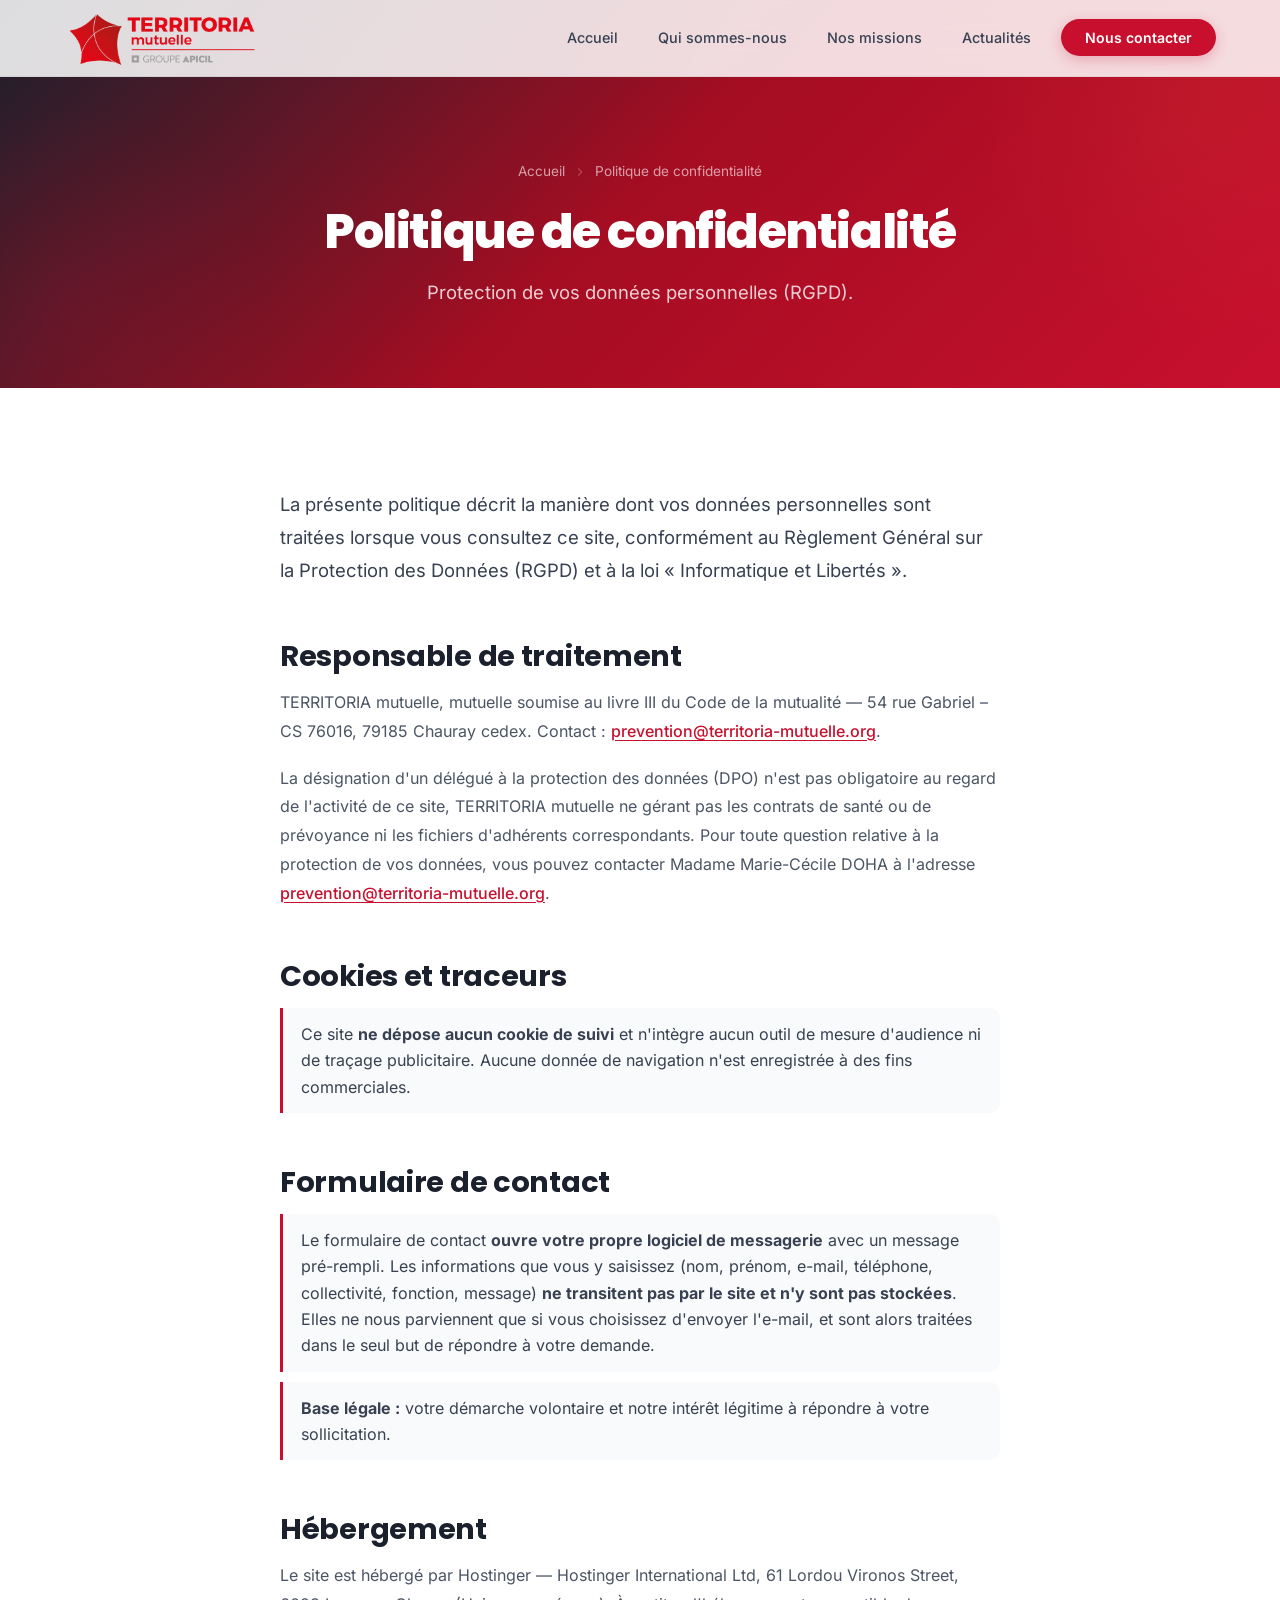
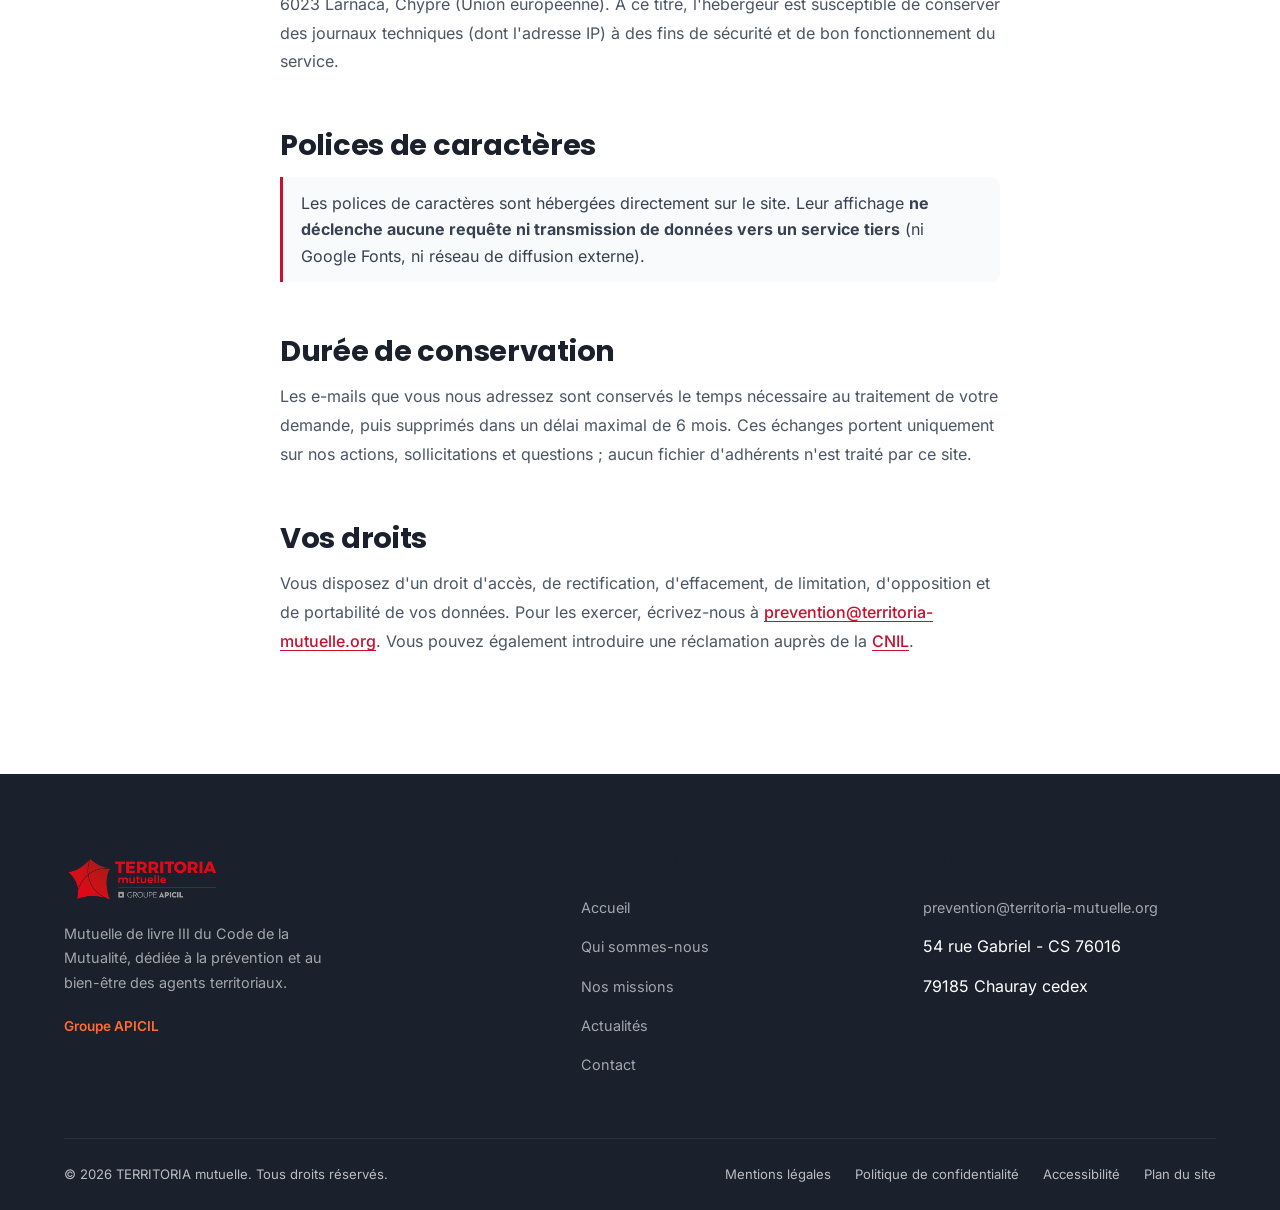
<file: politique-confidentialite.html>
<!DOCTYPE html>
<html lang="fr">
<head>
    <meta charset="UTF-8">
    <meta name="viewport" content="width=device-width, initial-scale=1.0">
    <title>Politique de confidentialit&eacute; | TERRITORIA mutuelle</title>
    <meta name="description" content="Politique de confidentialit&eacute; et protection des donn&eacute;es (RGPD) du site TERRITORIA mutuelle.">

    <!-- Favicon -->
    <link rel="icon" type="image/png" href="assets/img/logo.png">

    <!-- Open Graph -->
    <meta property="og:title" content="TERRITORIA mutuelle | Pr&eacute;vention et sant&eacute; pour les collectivit&eacute;s">
    <meta property="og:description" content="Accompagnement des collectivit&eacute;s territoriales en pr&eacute;vention, sant&eacute; au travail et QVCT. Groupe APICIL.">
    <meta property="og:image" content="assets/img/logo.png">
    <meta property="og:type" content="website">
    <meta property="og:locale" content="fr_FR">
    <meta name="twitter:card" content="summary_large_image">
    <meta name="twitter:image" content="https://territoriamutuelle.com/assets/img/logo.png">

    <!-- Canonical -->
    <link rel="canonical" href="https://territoriamutuelle.com/politique-confidentialite.html">

    <!-- Fonts -->
    <link rel="stylesheet" href="assets/fonts/fonts.css?v=20260908">

    <link rel="stylesheet" href="style.css?v=20260908">
    <!-- JSON-LD (données structurées) -->
    <script type="application/ld+json">
{
  "@context": "https://schema.org",
  "@graph": [
    {
      "@type": "Organization",
      "@id": "https://territoriamutuelle.com/#organization",
      "name": "TERRITORIA mutuelle",
      "legalName": "TERRITORIA mutuelle",
      "url": "https://territoriamutuelle.com/",
      "logo": "https://territoriamutuelle.com/assets/img/logo.png",
      "image": "https://territoriamutuelle.com/assets/img/logo.png",
      "description": "Mutuelle de livre III du Code de la mutualité, dédiée à la prévention, la promotion de la santé, la qualité de vie et des conditions de travail (QVCT) et l'action sociale pour les collectivités territoriales et leurs agents.",
      "disambiguatingDescription": "TERRITORIA mutuelle, centrée sur la prévention et la promotion de la santé, est distincte de TERRITORIA prévoyance, qui pilote les contrats santé et prévoyance. Les deux entités partagent la marque TERRITORIA au sein du groupe APICIL.",
      "parentOrganization": {
        "@type": "Organization",
        "name": "Groupe APICIL",
        "url": "https://www.groupe-apicil.com/"
      },
      "address": {
        "@type": "PostalAddress",
        "streetAddress": "54 rue Gabriel - CS 76016",
        "postalCode": "79185",
        "addressLocality": "Chauray",
        "addressCountry": "FR"
      },
      "email": "prevention@territoria-mutuelle.org",
      "identifier": {
        "@type": "PropertyValue",
        "propertyID": "SIREN",
        "value": "483041307"
      },
      "areaServed": {
        "@type": "Country",
        "name": "France"
      },
      "knowsAbout": [
        "prévention en santé",
        "promotion de la santé",
        "qualité de vie et conditions de travail (QVCT)",
        "action sociale",
        "collectivités territoriales",
        "fonction publique territoriale",
        "agents territoriaux"
      ]
    },
    {
      "@type": "BreadcrumbList",
      "itemListElement": [
        {
          "@type": "ListItem",
          "position": 1,
          "name": "Accueil",
          "item": "https://territoriamutuelle.com/"
        },
        {
          "@type": "ListItem",
          "position": 2,
          "name": "Politique de confidentialité",
          "item": "https://territoriamutuelle.com/politique-confidentialite.html"
        }
      ]
    }
  ]
}
    </script>
</head>
<body>

    <!-- Skip to content -->
    <a href="#main" class="skip-link">Aller au contenu principal</a>

    <!-- ========== HEADER ========== -->
    <header class="header" id="header">
        <div class="container">
            <a href="index.html" class="logo">
                <img src="assets/img/logo.png" alt="TERRITORIA mutuelle - Groupe APICIL" width="596" height="183">
            </a>
            <nav class="nav" id="nav" aria-label="Menu principal">
                <ul class="nav-list">
                    <li><a href="index.html" class="nav-link">Accueil</a></li>
                    <li><a href="qui-sommes-nous.html" class="nav-link">Qui sommes-nous</a></li>
                    <li class="nav-dropdown">
                        <a href="nos-missions.html" class="nav-link">Nos missions</a>
                        <ul class="nav-submenu">
                            <li><a href="action-sociale.html">Action sociale</a></li>
                            <li><a href="nos-missions.html#conventions">Convention Impulsion pr&eacute;vention</a></li>
                            <li><a href="promotion-sante.html">Promotion de la sant&eacute; et formation</a></li>
                            <li><a href="reseau-militant.html">R&eacute;seau militant</a></li>
                            <li><a href="promotion-marque.html">Promotion de la marque et partenariats</a></li>
                        </ul>
                    </li>
                    <li><a href="blog.html" class="nav-link">Actualit&eacute;s</a></li>
                    <li><a href="contact.html" class="nav-link btn-nav">Nous contacter</a></li>
                </ul>
            </nav>
            <button class="menu-toggle" id="menuToggle" aria-label="Ouvrir le menu" aria-expanded="false" aria-controls="nav">
                <span></span><span></span><span></span>
            </button>
        </div>
    </header>

    <main id="main">

    <!-- ========== PAGE HERO ========== -->
    <section class="page-hero">
        <div class="container">
            <nav class="breadcrumb" aria-label="Fil d'Ariane"><a href="index.html">Accueil</a> <svg aria-hidden="true" focusable="false" width="14" height="14" viewBox="0 0 24 24" fill="none" stroke="currentColor" stroke-width="2"><polyline points="9 18 15 12 9 6"/></svg> Politique de confidentialit&eacute;</nav>
            <h1>Politique de confidentialit&eacute;</h1>
            <p class="page-hero-subtitle">Protection de vos donn&eacute;es personnelles (RGPD).</p>
        </div>
    </section>

    <section class="section section-white">
        <div class="container">
            <div class="prose reveal">
                <p class="lead">La pr&eacute;sente politique d&eacute;crit la mani&egrave;re dont vos donn&eacute;es personnelles sont trait&eacute;es lorsque vous consultez ce site, conform&eacute;ment au R&egrave;glement G&eacute;n&eacute;ral sur la Protection des Donn&eacute;es (RGPD) et &agrave; la loi &laquo;&nbsp;Informatique et Libert&eacute;s&nbsp;&raquo;.</p>

                <div class="prose-section">
                    <h2>Responsable de traitement</h2>
                    <p>TERRITORIA mutuelle, mutuelle soumise au livre&nbsp;III du Code de la mutualit&eacute; &mdash; 54 rue Gabriel &ndash; CS 76016, 79185 Chauray cedex. Contact&nbsp;: <a href="mailto:prevention@territoria-mutuelle.org">prevention@territoria-mutuelle.org</a>.</p>
                    <p>La d&eacute;signation d'un d&eacute;l&eacute;gu&eacute; &agrave; la protection des donn&eacute;es (DPO) n'est pas obligatoire au regard de l'activit&eacute; de ce site, TERRITORIA mutuelle ne g&eacute;rant pas les contrats de sant&eacute; ou de pr&eacute;voyance ni les fichiers d'adh&eacute;rents correspondants. Pour toute question relative &agrave; la protection de vos donn&eacute;es, vous pouvez contacter Madame Marie-C&eacute;cile DOHA &agrave; l'adresse <a href="mailto:prevention@territoria-mutuelle.org">prevention@territoria-mutuelle.org</a>.</p>
                </div>

                <div class="prose-section">
                    <h2>Cookies et traceurs</h2>
                    <p>Ce site <strong>ne d&eacute;pose aucun cookie de suivi</strong> et n'int&egrave;gre aucun outil de mesure d'audience ni de tra&ccedil;age publicitaire. Aucune donn&eacute;e de navigation n'est enregistr&eacute;e &agrave; des fins commerciales.</p>
                </div>

                <div class="prose-section">
                    <h2>Formulaire de contact</h2>
                    <p>Le formulaire de contact <strong>ouvre votre propre logiciel de messagerie</strong> avec un message pr&eacute;-rempli. Les informations que vous y saisissez (nom, pr&eacute;nom, e-mail, t&eacute;l&eacute;phone, collectivit&eacute;, fonction, message) <strong>ne transitent pas par le site et n'y sont pas stock&eacute;es</strong>. Elles ne nous parviennent que si vous choisissez d'envoyer l'e-mail, et sont alors trait&eacute;es dans le seul but de r&eacute;pondre &agrave; votre demande.</p>
                    <p><strong>Base l&eacute;gale&nbsp;:</strong> votre d&eacute;marche volontaire et notre int&eacute;r&ecirc;t l&eacute;gitime &agrave; r&eacute;pondre &agrave; votre sollicitation.</p>
                </div>

                <div class="prose-section">
                    <h2>H&eacute;bergement</h2>
                    <p>Le site est h&eacute;berg&eacute; par Hostinger &mdash; Hostinger International Ltd, 61 Lordou Vironos Street, 6023 Larnaca, Chypre (Union europ&eacute;enne). &Agrave; ce titre, l'h&eacute;bergeur est susceptible de conserver des journaux techniques (dont l'adresse IP) &agrave; des fins de s&eacute;curit&eacute; et de bon fonctionnement du service.</p>
                </div>

                <div class="prose-section">
                    <h2>Polices de caract&egrave;res</h2>
                    <p>Les polices de caract&egrave;res sont h&eacute;berg&eacute;es directement sur le site. Leur affichage <strong>ne d&eacute;clenche aucune requ&ecirc;te ni transmission de donn&eacute;es vers un service tiers</strong> (ni Google Fonts, ni r&eacute;seau de diffusion externe).</p>
                </div>

                <div class="prose-section">
                    <h2>Dur&eacute;e de conservation</h2>
                    <p>Les e-mails que vous nous adressez sont conserv&eacute;s le temps n&eacute;cessaire au traitement de votre demande, puis supprim&eacute;s dans un d&eacute;lai maximal de 6&nbsp;mois. Ces &eacute;changes portent uniquement sur nos actions, sollicitations et questions&nbsp;; aucun fichier d'adh&eacute;rents n'est trait&eacute; par ce site.</p>
                </div>

                <div class="prose-section">
                    <h2>Vos droits</h2>
                    <p>Vous disposez d'un droit d'acc&egrave;s, de rectification, d'effacement, de limitation, d'opposition et de portabilit&eacute; de vos donn&eacute;es. Pour les exercer, &eacute;crivez-nous &agrave; <a href="mailto:prevention@territoria-mutuelle.org">prevention@territoria-mutuelle.org</a>. Vous pouvez &eacute;galement introduire une r&eacute;clamation aupr&egrave;s de la <a href="https://www.cnil.fr/" target="_blank" rel="noopener">CNIL<span class="visually-hidden"> (nouvelle fenêtre)</span></a>.</p>
                </div>
            </div>
        </div>
    </section>

    </main>

    <footer class="footer">
        <div class="container">
            <div class="footer-grid">
                <div class="footer-col">
                    <img src="assets/img/logo.png" alt="TERRITORIA mutuelle" class="footer-logo" width="596" height="183">
                    <p class="footer-desc">Mutuelle de livre III du Code de la Mutualit&eacute;, d&eacute;di&eacute;e &agrave; la pr&eacute;vention et au bien-&ecirc;tre des agents territoriaux.</p>
                    <p class="footer-group">Groupe APICIL</p>
                </div>
                <div class="footer-col">
                    <h2>Navigation</h2>
                    <ul>
                        <li><a href="index.html">Accueil</a></li>
                        <li><a href="qui-sommes-nous.html">Qui sommes-nous</a></li>
                        <li><a href="nos-missions.html">Nos missions</a></li>
                        <li><a href="blog.html">Actualit&eacute;s</a></li>
                        <li><a href="contact.html">Contact</a></li>
                    </ul>
                </div>
                <div class="footer-col">
                    <h2>Contact</h2>
                    <ul>
                        <li><a href="mailto:prevention@territoria-mutuelle.org">prevention@territoria-mutuelle.org</a></li>
                        <li>54 rue Gabriel - CS 76016</li>
                        <li>79185 Chauray cedex</li>
                    </ul>
                </div>
            </div>
            <div class="footer-bottom">
                <p>&copy; 2026 TERRITORIA mutuelle. Tous droits r&eacute;serv&eacute;s.</p>
                <div class="footer-legal">
                    <a href="mentions-legales.html">Mentions l&eacute;gales</a>
                    <a href="politique-confidentialite.html">Politique de confidentialit&eacute;</a>
                    <a href="accessibilite.html">Accessibilit&eacute;</a>
                    <a href="plan-du-site.html">Plan du site</a>
                </div>
            </div>
        </div>
    </footer>

    <script src="script.js?v=20260908"></script>
</body>
</html>
</file>
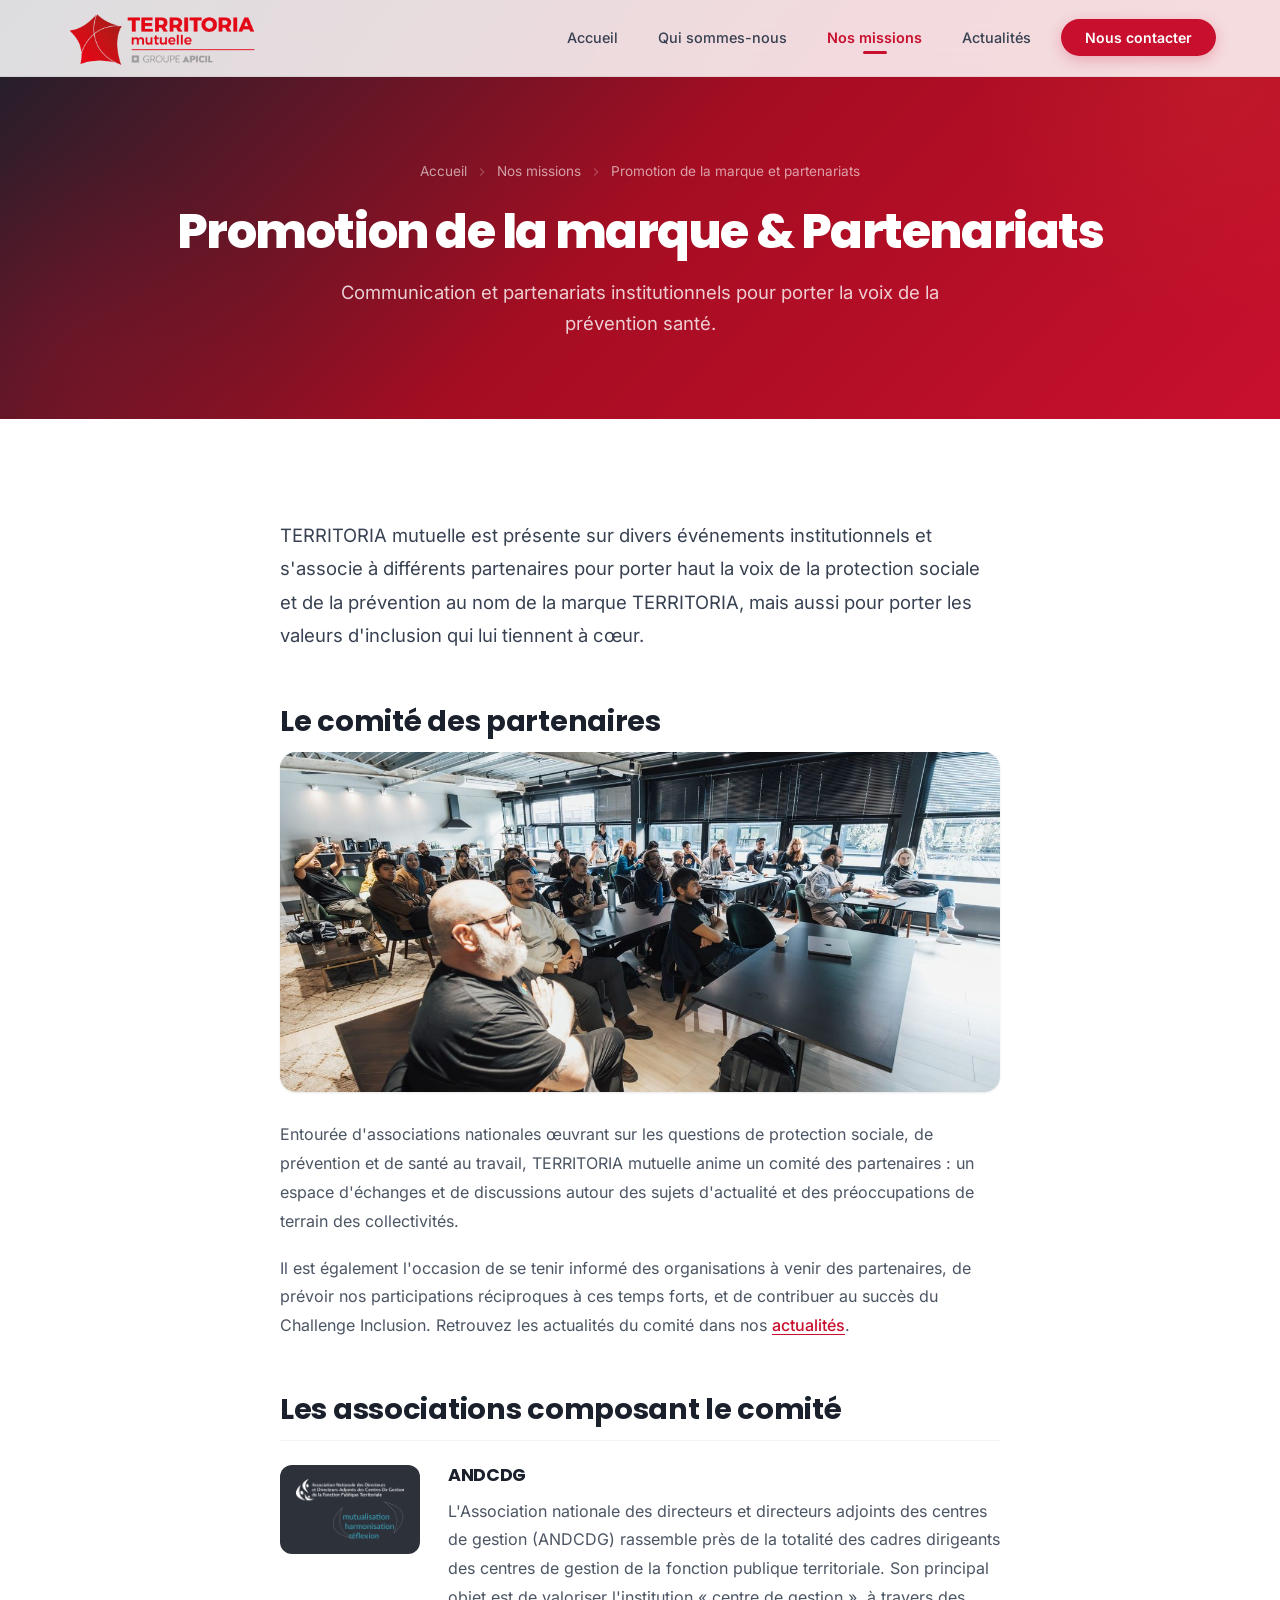
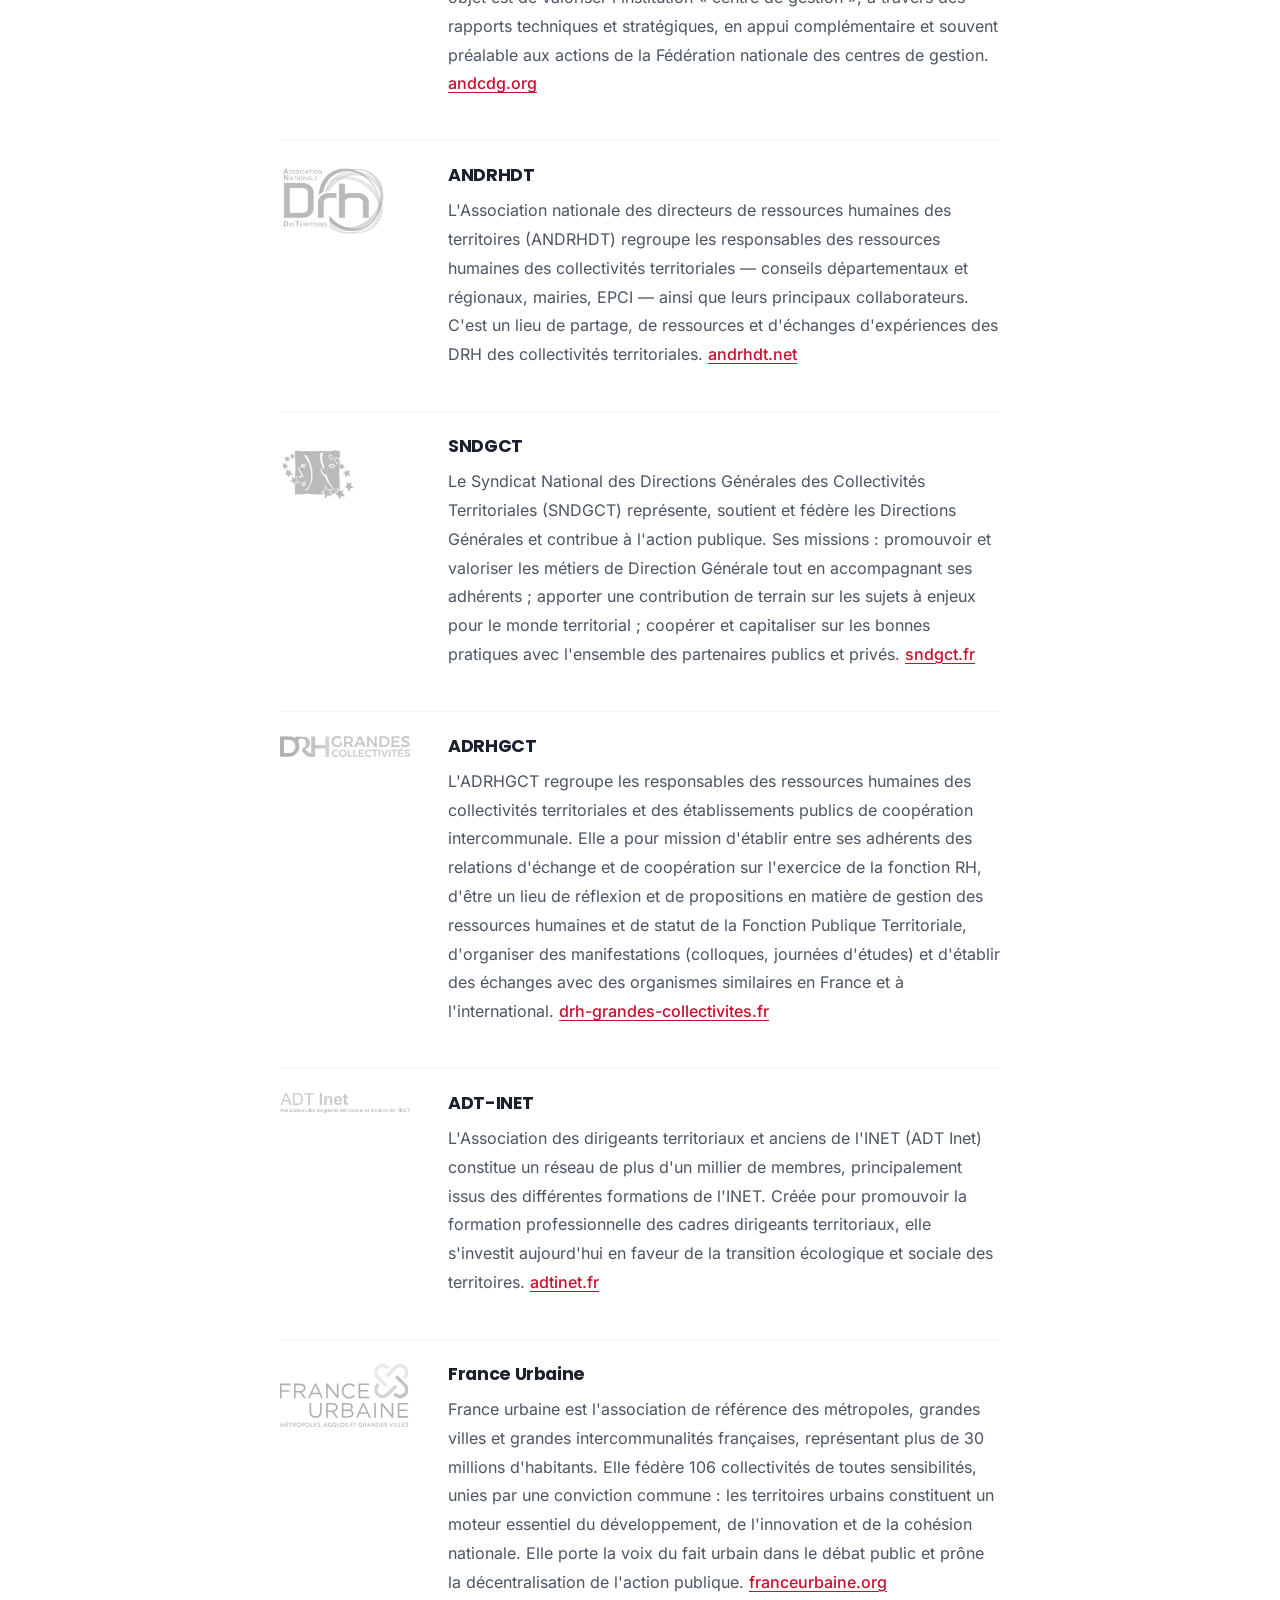
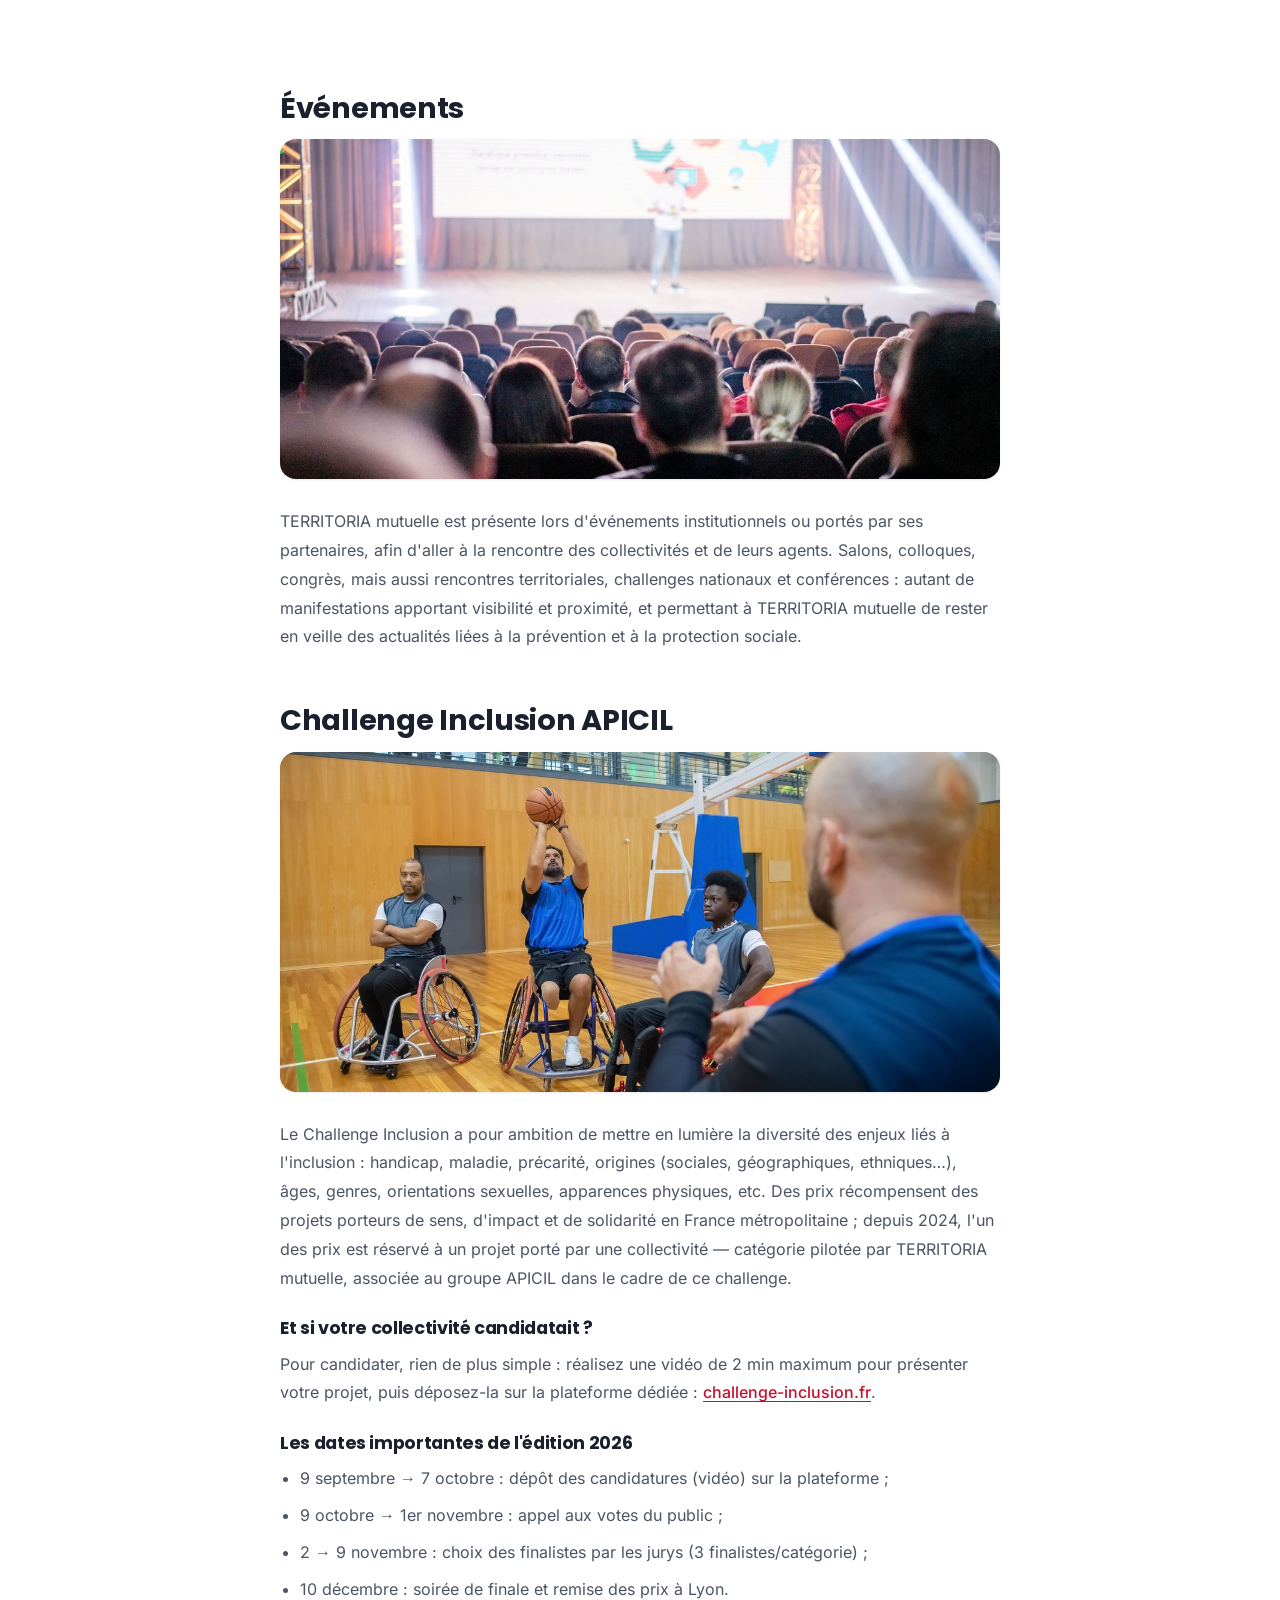
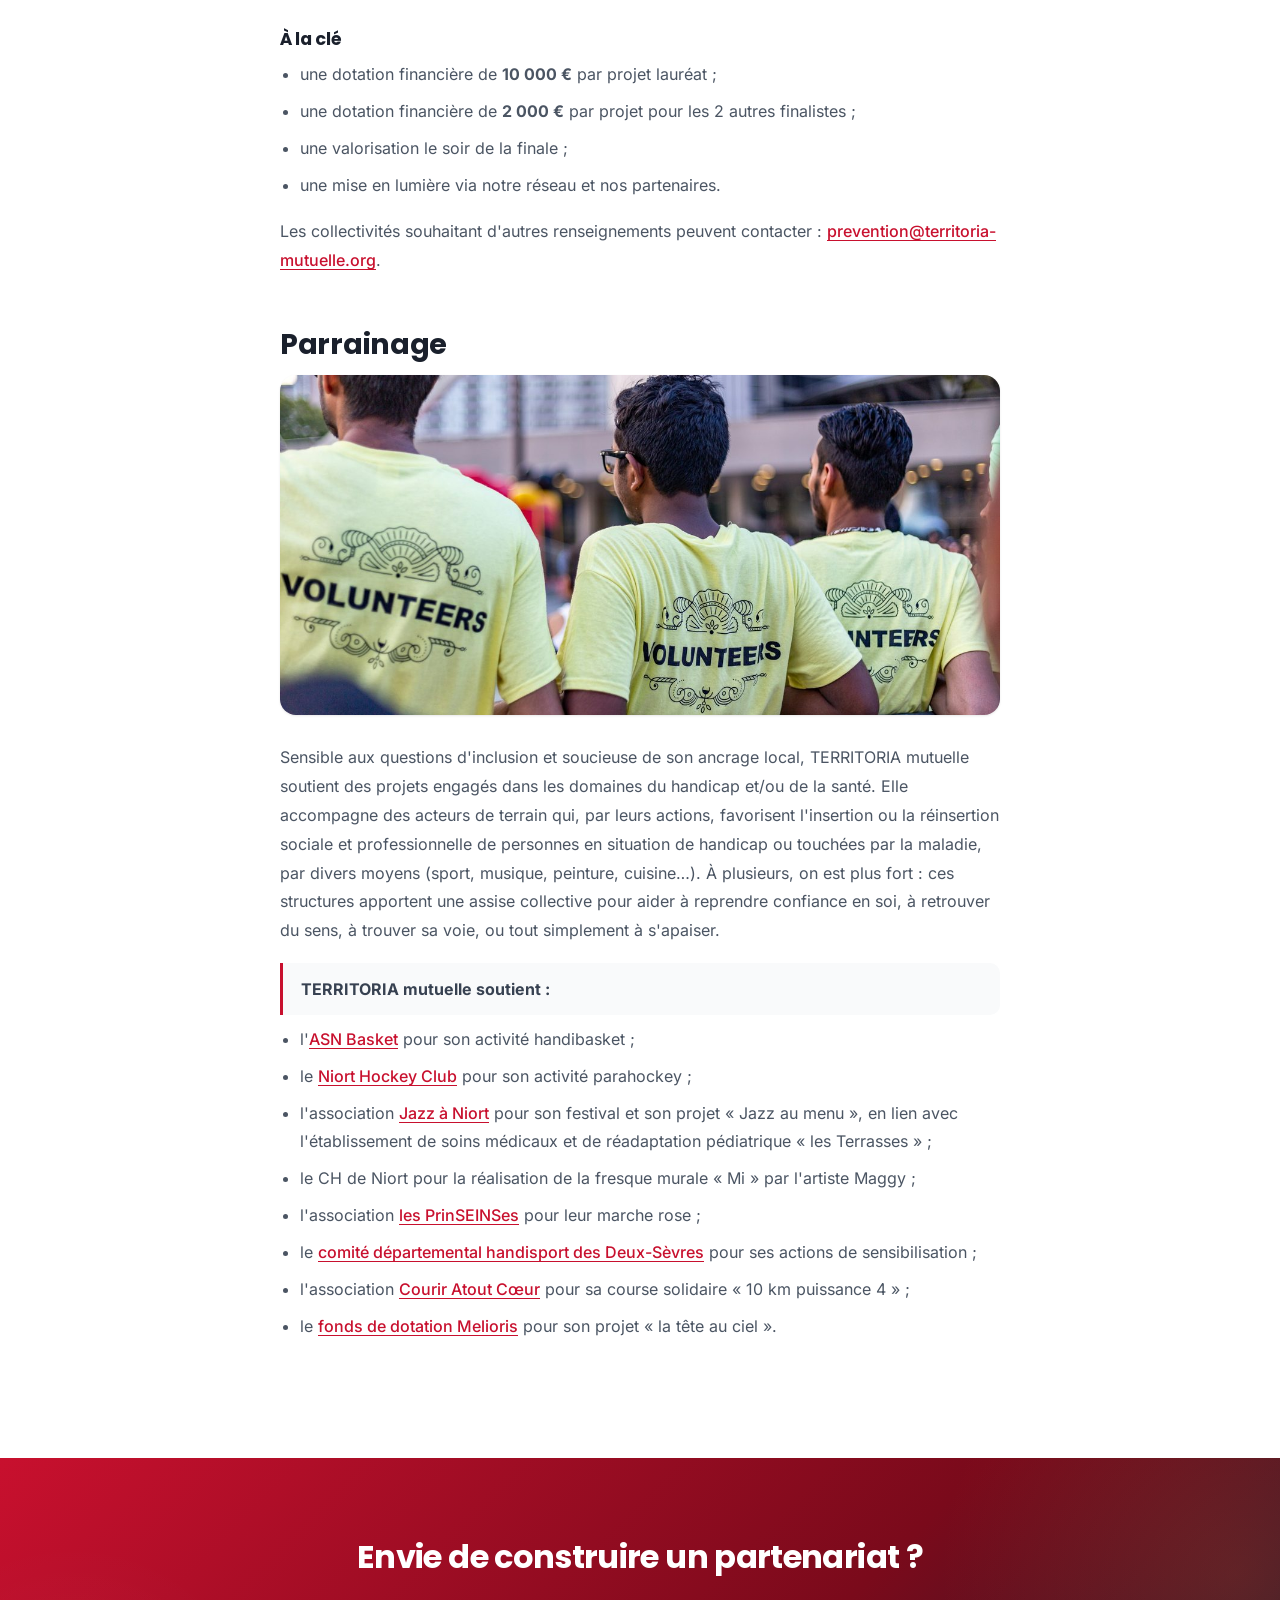
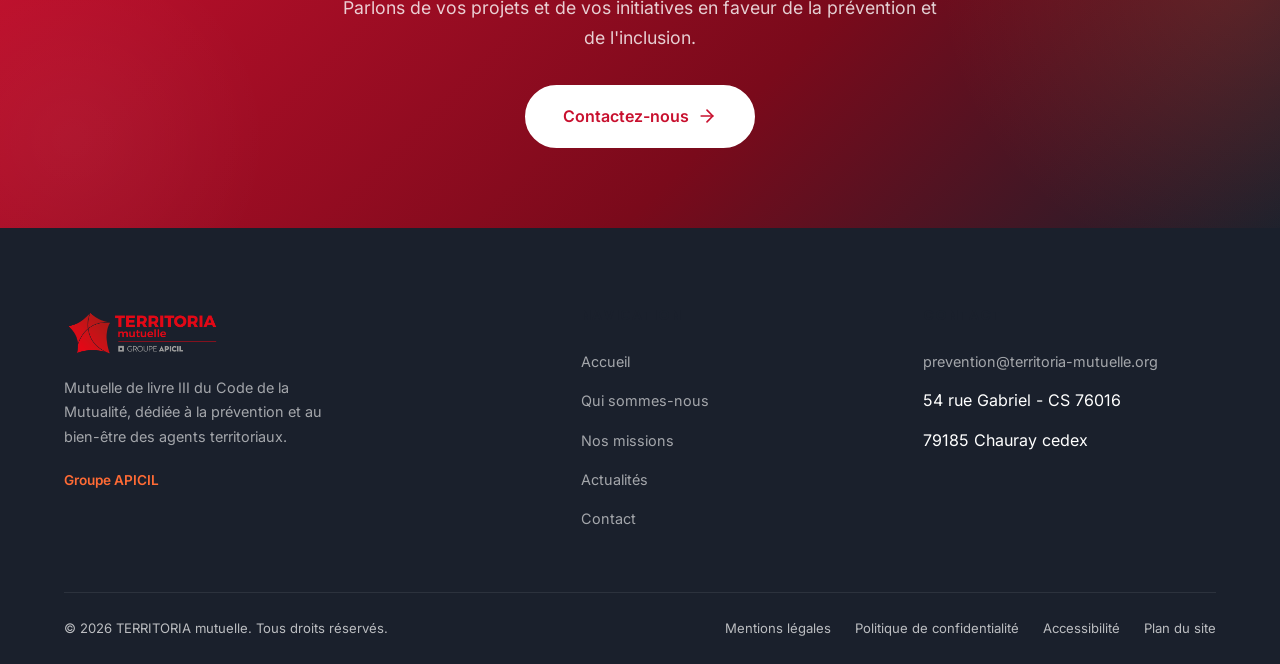
<file: promotion-marque.html>
<!DOCTYPE html>
<html lang="fr">
<head>
    <meta charset="UTF-8">
    <meta name="viewport" content="width=device-width, initial-scale=1.0">
    <title>Promotion de la marque &amp; Partenariats | TERRITORIA mutuelle</title>
    <meta name="description" content="Promotion de la marque et partenariats institutionnels : comit&eacute; des partenaires, partenaires de la FPT et Challenge Inclusion APICIL.">

    <!-- Favicon -->
    <link rel="icon" type="image/png" href="assets/img/logo.png">

    <!-- Open Graph -->
    <meta property="og:title" content="Nos missions | TERRITORIA mutuelle">
    <meta property="og:description" content="5 axes d'action au service de la pr&eacute;vention et du bien-&ecirc;tre des agents territoriaux.">
    <meta property="og:image" content="assets/img/logo.png">
    <meta property="og:type" content="website">
    <meta property="og:locale" content="fr_FR">
    <meta name="twitter:card" content="summary_large_image">
    <meta name="twitter:image" content="https://territoriamutuelle.com/assets/img/logo.png">

    <!-- Canonical -->
    <link rel="canonical" href="https://territoriamutuelle.com/promotion-marque.html">

    <!-- Fonts -->
    <link rel="stylesheet" href="assets/fonts/fonts.css?v=20261006">

    <link rel="stylesheet" href="style.css?v=20261006">
    <!-- JSON-LD (données structurées) -->
    <script type="application/ld+json">
{
  "@context": "https://schema.org",
  "@graph": [
    {
      "@type": "Organization",
      "@id": "https://territoriamutuelle.com/#organization",
      "name": "TERRITORIA mutuelle",
      "legalName": "TERRITORIA mutuelle",
      "url": "https://territoriamutuelle.com/",
      "logo": "https://territoriamutuelle.com/assets/img/logo.png",
      "image": "https://territoriamutuelle.com/assets/img/logo.png",
      "description": "Mutuelle de livre III du Code de la mutualité, dédiée à la prévention, la promotion de la santé, la qualité de vie et des conditions de travail (QVCT) et l'action sociale pour les collectivités territoriales et leurs agents.",
      "disambiguatingDescription": "TERRITORIA mutuelle, centrée sur la prévention et la promotion de la santé, est distincte de TERRITORIA prévoyance, qui pilote les contrats santé et prévoyance. Les deux entités partagent la marque TERRITORIA au sein du groupe APICIL.",
      "parentOrganization": {
        "@type": "Organization",
        "name": "Groupe APICIL",
        "url": "https://www.groupe-apicil.com/"
      },
      "address": {
        "@type": "PostalAddress",
        "streetAddress": "54 rue Gabriel - CS 76016",
        "postalCode": "79185",
        "addressLocality": "Chauray",
        "addressCountry": "FR"
      },
      "email": "prevention@territoria-mutuelle.org",
      "identifier": {
        "@type": "PropertyValue",
        "propertyID": "SIREN",
        "value": "483041307"
      },
      "areaServed": {
        "@type": "Country",
        "name": "France"
      },
      "knowsAbout": [
        "prévention en santé",
        "promotion de la santé",
        "qualité de vie et conditions de travail (QVCT)",
        "action sociale",
        "collectivités territoriales",
        "fonction publique territoriale",
        "agents territoriaux"
      ]
    },
    {
      "@type": "BreadcrumbList",
      "itemListElement": [
        {
          "@type": "ListItem",
          "position": 1,
          "name": "Accueil",
          "item": "https://territoriamutuelle.com/"
        },
        {
          "@type": "ListItem",
          "position": 2,
          "name": "Nos missions",
          "item": "https://territoriamutuelle.com/nos-missions.html"
        },
        {
          "@type": "ListItem",
          "position": 3,
          "name": "Promotion de la marque et partenariats",
          "item": "https://territoriamutuelle.com/promotion-marque.html"
        }
      ]
    }
  ]
}
    </script>
</head>
<body>

    <!-- Skip to content -->
    <a href="#main" class="skip-link">Aller au contenu principal</a>

    <!-- ========== HEADER ========== -->
    <header class="header" id="header">
        <div class="container">
            <a href="index.html" class="logo">
                <img src="assets/img/logo.png" alt="TERRITORIA mutuelle - Groupe APICIL" width="596" height="183">
            </a>
            <nav class="nav" id="nav" aria-label="Menu principal">
                <ul class="nav-list">
                    <li><a href="index.html" class="nav-link">Accueil</a></li>
                    <li><a href="qui-sommes-nous.html" class="nav-link">Qui sommes-nous</a></li>
                    <li class="nav-dropdown">
                        <a href="nos-missions.html" class="nav-link active" aria-current="page">Nos missions</a>
                        <ul class="nav-submenu">
                            <li><a href="action-sociale.html">Action sociale</a></li>
                            <li><a href="nos-missions.html#conventions">Convention Impulsion pr&eacute;vention</a></li>
                            <li><a href="promotion-sante.html">Promotion de la sant&eacute; et formation</a></li>
                            <li><a href="reseau-militant.html">R&eacute;seau militant</a></li>
                            <li><a href="promotion-marque.html">Promotion de la marque et partenariats</a></li>
                        </ul>
                    </li>
                    <li><a href="blog.html" class="nav-link">Actualit&eacute;s</a></li>
                    <li><a href="contact.html" class="nav-link btn-nav">Nous contacter</a></li>
                </ul>
            </nav>
            <button class="menu-toggle" id="menuToggle" aria-label="Ouvrir le menu" aria-expanded="false" aria-controls="nav">
                <span></span><span></span><span></span>
            </button>
        </div>
    </header>

    <main id="main">

    <!-- ========== PAGE HERO ========== -->
    <section class="page-hero">
        <div class="container">
            <nav class="breadcrumb" aria-label="Fil d'Ariane"><a href="index.html">Accueil</a> <svg aria-hidden="true" focusable="false" width="14" height="14" viewBox="0 0 24 24" fill="none" stroke="currentColor" stroke-width="2"><polyline points="9 18 15 12 9 6"/></svg> <a href="nos-missions.html">Nos missions</a> <svg aria-hidden="true" focusable="false" width="14" height="14" viewBox="0 0 24 24" fill="none" stroke="currentColor" stroke-width="2"><polyline points="9 18 15 12 9 6"/></svg> Promotion de la marque et partenariats</nav>
            <h1>Promotion de la marque &amp; Partenariats</h1>
            <p class="page-hero-subtitle">Communication et partenariats institutionnels pour porter la voix de la pr&eacute;vention sant&eacute;.</p>
        </div>
    </section>

    <!-- ========== CONTENU ========== -->
    <section class="section section-white">
        <div class="container">
            <div class="prose reveal">
                <p class="lead">TERRITORIA mutuelle est présente sur divers événements institutionnels et s'associe à différents partenaires pour porter haut la voix de la protection sociale et de la prévention au nom de la marque TERRITORIA, mais aussi pour porter les valeurs d'inclusion qui lui tiennent à cœur.</p>

                <div class="prose-section">
                    <h2>Le comité des partenaires</h2>
                <figure class="section-figure reveal"><img src="assets/img/missions/13_partenariats_comite_experts.jpg" alt="Échanges lors d'un comité des partenaires" loading="lazy" width="1200" height="800"></figure>
                    <p>Entourée d'associations nationales œuvrant sur les questions de protection sociale, de prévention et de santé au travail, TERRITORIA mutuelle anime un comité des partenaires&nbsp;: un espace d'échanges et de discussions autour des sujets d'actualité et des préoccupations de terrain des collectivités.</p>
                    <p>Il est également l'occasion de se tenir informé des organisations à venir des partenaires, de prévoir nos participations réciproques à ces temps forts, et de contribuer au succès du Challenge Inclusion. Retrouvez les actualités du comité dans nos <a href="blog.html">actualités</a>.</p>
                </div>

                <div class="prose-section">
                    <h2>Les associations composant le comité</h2>
                    <div class="partner-item">
                        <img class="partner-logo partner-logo--dark" src="assets/img/partners/andcdg.png" alt="Logo ANDCDG" loading="lazy">
                        <div>
                            <h3>ANDCDG</h3>
                            <p>L'Association nationale des directeurs et directeurs adjoints des centres de gestion (ANDCDG) rassemble près de la totalité des cadres dirigeants des centres de gestion de la fonction publique territoriale. Son principal objet est de valoriser l'institution « centre de gestion », à travers des rapports techniques et stratégiques, en appui complémentaire et souvent préalable aux actions de la Fédération nationale des centres de gestion. <a href="https://www.andcdg.org/" target="_blank" rel="noopener">andcdg.org<span class="visually-hidden"> (nouvelle fenêtre)</span></a></p>
                        </div>
                    </div>
                    <div class="partner-item">
                        <img class="partner-logo" src="assets/img/partners/andrhdt.png" alt="Logo ANDRHDT" loading="lazy">
                        <div>
                            <h3>ANDRHDT</h3>
                            <p>L'Association nationale des directeurs de ressources humaines des territoires (ANDRHDT) regroupe les responsables des ressources humaines des collectivités territoriales — conseils départementaux et régionaux, mairies, EPCI — ainsi que leurs principaux collaborateurs. C'est un lieu de partage, de ressources et d'échanges d'expériences des DRH des collectivités territoriales. <a href="https://andrhdt.net/" target="_blank" rel="noopener">andrhdt.net<span class="visually-hidden"> (nouvelle fenêtre)</span></a></p>
                        </div>
                    </div>
                    <div class="partner-item">
                        <img class="partner-logo" src="assets/img/partners/sndgct.png" alt="Logo SNDGCT" loading="lazy">
                        <div>
                            <h3>SNDGCT</h3>
                            <p>Le Syndicat National des Directions Générales des Collectivités Territoriales (SNDGCT) représente, soutient et fédère les Directions Générales et contribue à l'action publique. Ses missions&nbsp;: promouvoir et valoriser les métiers de Direction Générale tout en accompagnant ses adhérents&nbsp;; apporter une contribution de terrain sur les sujets à enjeux pour le monde territorial&nbsp;; coopérer et capitaliser sur les bonnes pratiques avec l'ensemble des partenaires publics et privés. <a href="https://www.sndgct.fr/" target="_blank" rel="noopener">sndgct.fr<span class="visually-hidden"> (nouvelle fenêtre)</span></a></p>
                        </div>
                    </div>
                    <div class="partner-item">
                        <img class="partner-logo" src="assets/img/partners/adrhgct.svg" alt="Logo ADRHGCT" loading="lazy">
                        <div>
                            <h3>ADRHGCT</h3>
                            <p>L'ADRHGCT regroupe les responsables des ressources humaines des collectivités territoriales et des établissements publics de coopération intercommunale. Elle a pour mission d'établir entre ses adhérents des relations d'échange et de coopération sur l'exercice de la fonction RH, d'être un lieu de réflexion et de propositions en matière de gestion des ressources humaines et de statut de la Fonction Publique Territoriale, d'organiser des manifestations (colloques, journées d'études) et d'établir des échanges avec des organismes similaires en France et à l'international. <a href="https://www.drh-grandes-collectivites.fr/" target="_blank" rel="noopener">drh-grandes-collectivites.fr<span class="visually-hidden"> (nouvelle fenêtre)</span></a></p>
                        </div>
                    </div>
                    <div class="partner-item">
                        <img class="partner-logo" src="assets/img/partners/adtinet.png" alt="Logo ADT-INET" loading="lazy">
                        <div>
                            <h3>ADT-INET</h3>
                            <p>L'Association des dirigeants territoriaux et anciens de l'INET (ADT Inet) constitue un réseau de plus d'un millier de membres, principalement issus des différentes formations de l'INET. Créée pour promouvoir la formation professionnelle des cadres dirigeants territoriaux, elle s'investit aujourd'hui en faveur de la transition écologique et sociale des territoires. <a href="https://adtinet.fr/" target="_blank" rel="noopener">adtinet.fr<span class="visually-hidden"> (nouvelle fenêtre)</span></a></p>
                        </div>
                    </div>
                    <div class="partner-item">
                        <img class="partner-logo" src="assets/img/partners/france-urbaine.svg" alt="Logo France Urbaine" loading="lazy">
                        <div>
                            <h3>France Urbaine</h3>
                            <p>France urbaine est l'association de référence des métropoles, grandes villes et grandes intercommunalités françaises, représentant plus de 30 millions d'habitants. Elle fédère 106 collectivités de toutes sensibilités, unies par une conviction commune&nbsp;: les territoires urbains constituent un moteur essentiel du développement, de l'innovation et de la cohésion nationale. Elle porte la voix du fait urbain dans le débat public et prône la décentralisation de l'action publique. <a href="https://franceurbaine.org/" target="_blank" rel="noopener">franceurbaine.org<span class="visually-hidden"> (nouvelle fenêtre)</span></a></p>
                        </div>
                    </div>
                </div>

                <div class="prose-section">
                    <h2>Événements</h2>
                <figure class="section-figure reveal"><img src="assets/img/missions/14_partenariats_evenement_institutionnel.jpg" alt="Conférence lors d'un événement institutionnel" loading="lazy" width="1200" height="800"></figure>
                    <p>TERRITORIA mutuelle est présente lors d'événements institutionnels ou portés par ses partenaires, afin d'aller à la rencontre des collectivités et de leurs agents. Salons, colloques, congrès, mais aussi rencontres territoriales, challenges nationaux et conférences&nbsp;: autant de manifestations apportant visibilité et proximité, et permettant à TERRITORIA mutuelle de rester en veille des actualités liées à la prévention et à la protection sociale.</p>
                </div>

                <div class="prose-section">
                    <h2>Challenge Inclusion APICIL</h2>
                <figure class="section-figure reveal"><img src="assets/img/missions/15_partenariats_inclusion.jpg" alt="Sport inclusif (handibasket)" loading="lazy" width="1200" height="800"></figure>
                    <p>Le Challenge Inclusion a pour ambition de mettre en lumière la diversité des enjeux liés à l'inclusion&nbsp;: handicap, maladie, précarité, origines (sociales, géographiques, ethniques…), âges, genres, orientations sexuelles, apparences physiques, etc. Des prix récompensent des projets porteurs de sens, d'impact et de solidarité en France métropolitaine&nbsp;; depuis 2024, l'un des prix est réservé à un projet porté par une collectivité — catégorie pilotée par TERRITORIA mutuelle, associée au groupe APICIL dans le cadre de ce challenge.</p>
                    <h3>Et si votre collectivité candidatait&nbsp;?</h3>
                    <p>Pour candidater, rien de plus simple&nbsp;: réalisez une vidéo de 2&nbsp;min maximum pour présenter votre projet, puis déposez-la sur la plateforme dédiée&nbsp;: <a href="https://www.challenge-inclusion.fr/" target="_blank" rel="noopener">challenge-inclusion.fr<span class="visually-hidden"> (nouvelle fenêtre)</span></a>.</p>
                    <h3>Les dates importantes de l'édition 2026</h3>
                    <ul>
                        <li>9 septembre → 7 octobre&nbsp;: dépôt des candidatures (vidéo) sur la plateforme&nbsp;;</li>
                        <li>9 octobre → 1er novembre&nbsp;: appel aux votes du public&nbsp;;</li>
                        <li>2 → 9 novembre&nbsp;: choix des finalistes par les jurys (3 finalistes/catégorie)&nbsp;;</li>
                        <li>10 décembre&nbsp;: soirée de finale et remise des prix à Lyon.</li>
                    </ul>
                    <h3>À la clé</h3>
                    <ul>
                        <li>une dotation financière de <strong>10&nbsp;000&nbsp;€</strong> par projet lauréat&nbsp;;</li>
                        <li>une dotation financière de <strong>2&nbsp;000&nbsp;€</strong> par projet pour les 2 autres finalistes&nbsp;;</li>
                        <li>une valorisation le soir de la finale&nbsp;;</li>
                        <li>une mise en lumière via notre réseau et nos partenaires.</li>
                    </ul>
                    <p>Les collectivités souhaitant d'autres renseignements peuvent contacter&nbsp;: <a href="mailto:prevention@territoria-mutuelle.org">prevention@territoria-mutuelle.org</a>.</p>
                </div>

                <div class="prose-section">
                    <h2>Parrainage</h2>
                <figure class="section-figure reveal"><img src="assets/img/missions/16_partenariats_parrainage.jpg" alt="Bénévoles engagés lors d'un événement associatif" loading="lazy" width="1200" height="800"></figure>
                    <p>Sensible aux questions d'inclusion et soucieuse de son ancrage local, TERRITORIA mutuelle soutient des projets engagés dans les domaines du handicap et/ou de la santé. Elle accompagne des acteurs de terrain qui, par leurs actions, favorisent l'insertion ou la réinsertion sociale et professionnelle de personnes en situation de handicap ou touchées par la maladie, par divers moyens (sport, musique, peinture, cuisine…). À plusieurs, on est plus fort&nbsp;: ces structures apportent une assise collective pour aider à reprendre confiance en soi, à retrouver du sens, à trouver sa voie, ou tout simplement à s'apaiser.</p>
                    <p><strong>TERRITORIA mutuelle soutient&nbsp;:</strong></p>
                    <ul>
                        <li>l'<a href="https://asniort-basket.fr/" target="_blank" rel="noopener">ASN Basket<span class="visually-hidden"> (nouvelle fenêtre)</span></a> pour son activité handibasket&nbsp;;</li>
                        <li>le <a href="https://niorthockeyclub.fr/" target="_blank" rel="noopener">Niort Hockey Club<span class="visually-hidden"> (nouvelle fenêtre)</span></a> pour son activité parahockey&nbsp;;</li>
                        <li>l'association <a href="https://niortjazz-festival.com/" target="_blank" rel="noopener">Jazz à Niort<span class="visually-hidden"> (nouvelle fenêtre)</span></a> pour son festival et son projet « Jazz au menu », en lien avec l'établissement de soins médicaux et de réadaptation pédiatrique « les Terrasses »&nbsp;;</li>
                        <li>le CH de Niort pour la réalisation de la fresque murale « Mi » par l'artiste Maggy&nbsp;;</li>
                        <li>l'association <a href="https://lesprinseinses.com/" target="_blank" rel="noopener">les PrinSEINSes<span class="visually-hidden"> (nouvelle fenêtre)</span></a> pour leur marche rose&nbsp;;</li>
                        <li>le <a href="https://cdh79.jimdofree.com/" target="_blank" rel="noopener">comité départemental handisport des Deux-Sèvres<span class="visually-hidden"> (nouvelle fenêtre)</span></a> pour ses actions de sensibilisation&nbsp;;</li>
                        <li>l'association <a href="https://www.facebook.com/p/Courir-Atout-Coeur-100010301711157/" target="_blank" rel="noopener">Courir Atout Cœur<span class="visually-hidden"> (nouvelle fenêtre)</span></a> pour sa course solidaire « 10&nbsp;km puissance 4 »&nbsp;;</li>
                        <li>le <a href="https://fonds-melioris.fr/" target="_blank" rel="noopener">fonds de dotation Melioris<span class="visually-hidden"> (nouvelle fenêtre)</span></a> pour son projet « la tête au ciel ».</li>
                    </ul>
                </div>
            </div>
        </div>
    </section>

    <!-- ========== CTA BANNER ========== -->
    <section class="cta-banner">
        <div class="container">
            <h2 class="reveal">Envie de construire un partenariat&nbsp;?</h2>
            <p class="reveal">Parlons de vos projets et de vos initiatives en faveur de la pr&eacute;vention et de l'inclusion.</p>
            <a href="contact.html" class="btn btn-white btn-lg reveal">Contactez-nous
                <svg aria-hidden="true" focusable="false" class="btn-icon" viewBox="0 0 24 24" fill="none" stroke="currentColor" stroke-width="2" stroke-linecap="round" stroke-linejoin="round"><line x1="5" y1="12" x2="19" y2="12"/><polyline points="12 5 19 12 12 19"/></svg>
            </a>
        </div>
    </section>

    </main>

    <!-- ========== FOOTER ========== -->
    <footer class="footer">
        <div class="container">
            <div class="footer-grid">
                <div class="footer-col">
                    <img src="assets/img/logo.png" alt="TERRITORIA mutuelle" class="footer-logo" width="596" height="183">
                    <p class="footer-desc">Mutuelle de livre III du Code de la Mutualit&eacute;, d&eacute;di&eacute;e &agrave; la pr&eacute;vention et au bien-&ecirc;tre des agents territoriaux.</p>
                    <p class="footer-group">Groupe APICIL</p>
                </div>
                <div class="footer-col">
                    <h2>Navigation</h2>
                    <ul>
                        <li><a href="index.html">Accueil</a></li>
                        <li><a href="qui-sommes-nous.html">Qui sommes-nous</a></li>
                        <li><a href="nos-missions.html">Nos missions</a></li>
                        <li><a href="blog.html">Actualit&eacute;s</a></li>
                        <li><a href="contact.html">Contact</a></li>
                    </ul>
                </div>
                <div class="footer-col">
                    <h2>Contact</h2>
                    <ul>
                        <li><a href="mailto:prevention@territoria-mutuelle.org">prevention@territoria-mutuelle.org</a></li>
                        <li>54 rue Gabriel - CS 76016</li>
                        <li>79185 Chauray cedex</li>
                    </ul>
                </div>
            </div>
            <div class="footer-bottom">
                <p>&copy; 2026 TERRITORIA mutuelle. Tous droits r&eacute;serv&eacute;s.</p>
                <div class="footer-legal">
                    <a href="mentions-legales.html">Mentions l&eacute;gales</a>
                    <a href="politique-confidentialite.html">Politique de confidentialit&eacute;</a>
                    <a href="accessibilite.html">Accessibilit&eacute;</a>
                    <a href="plan-du-site.html">Plan du site</a>
                </div>
            </div>
        </div>
    </footer>

    <script src="script.js?v=20261006"></script>
</body>
</html>
</file>
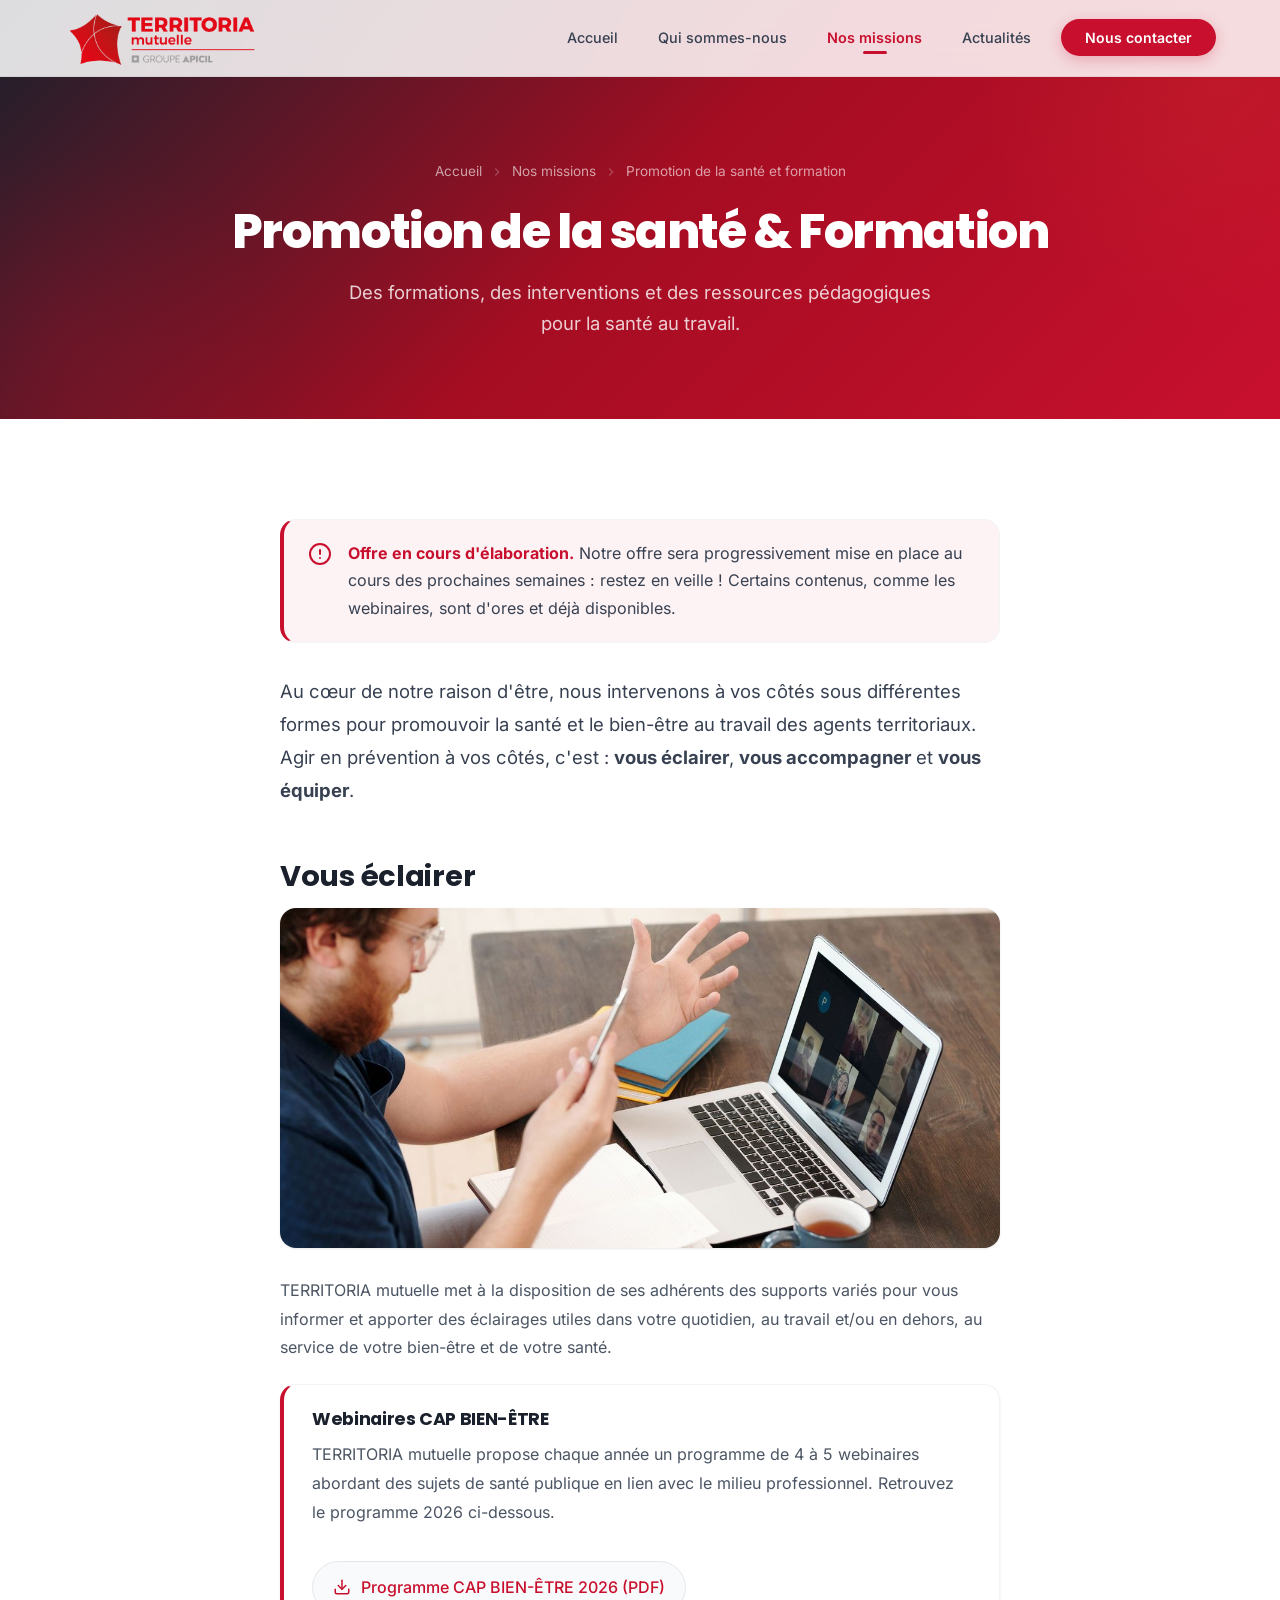
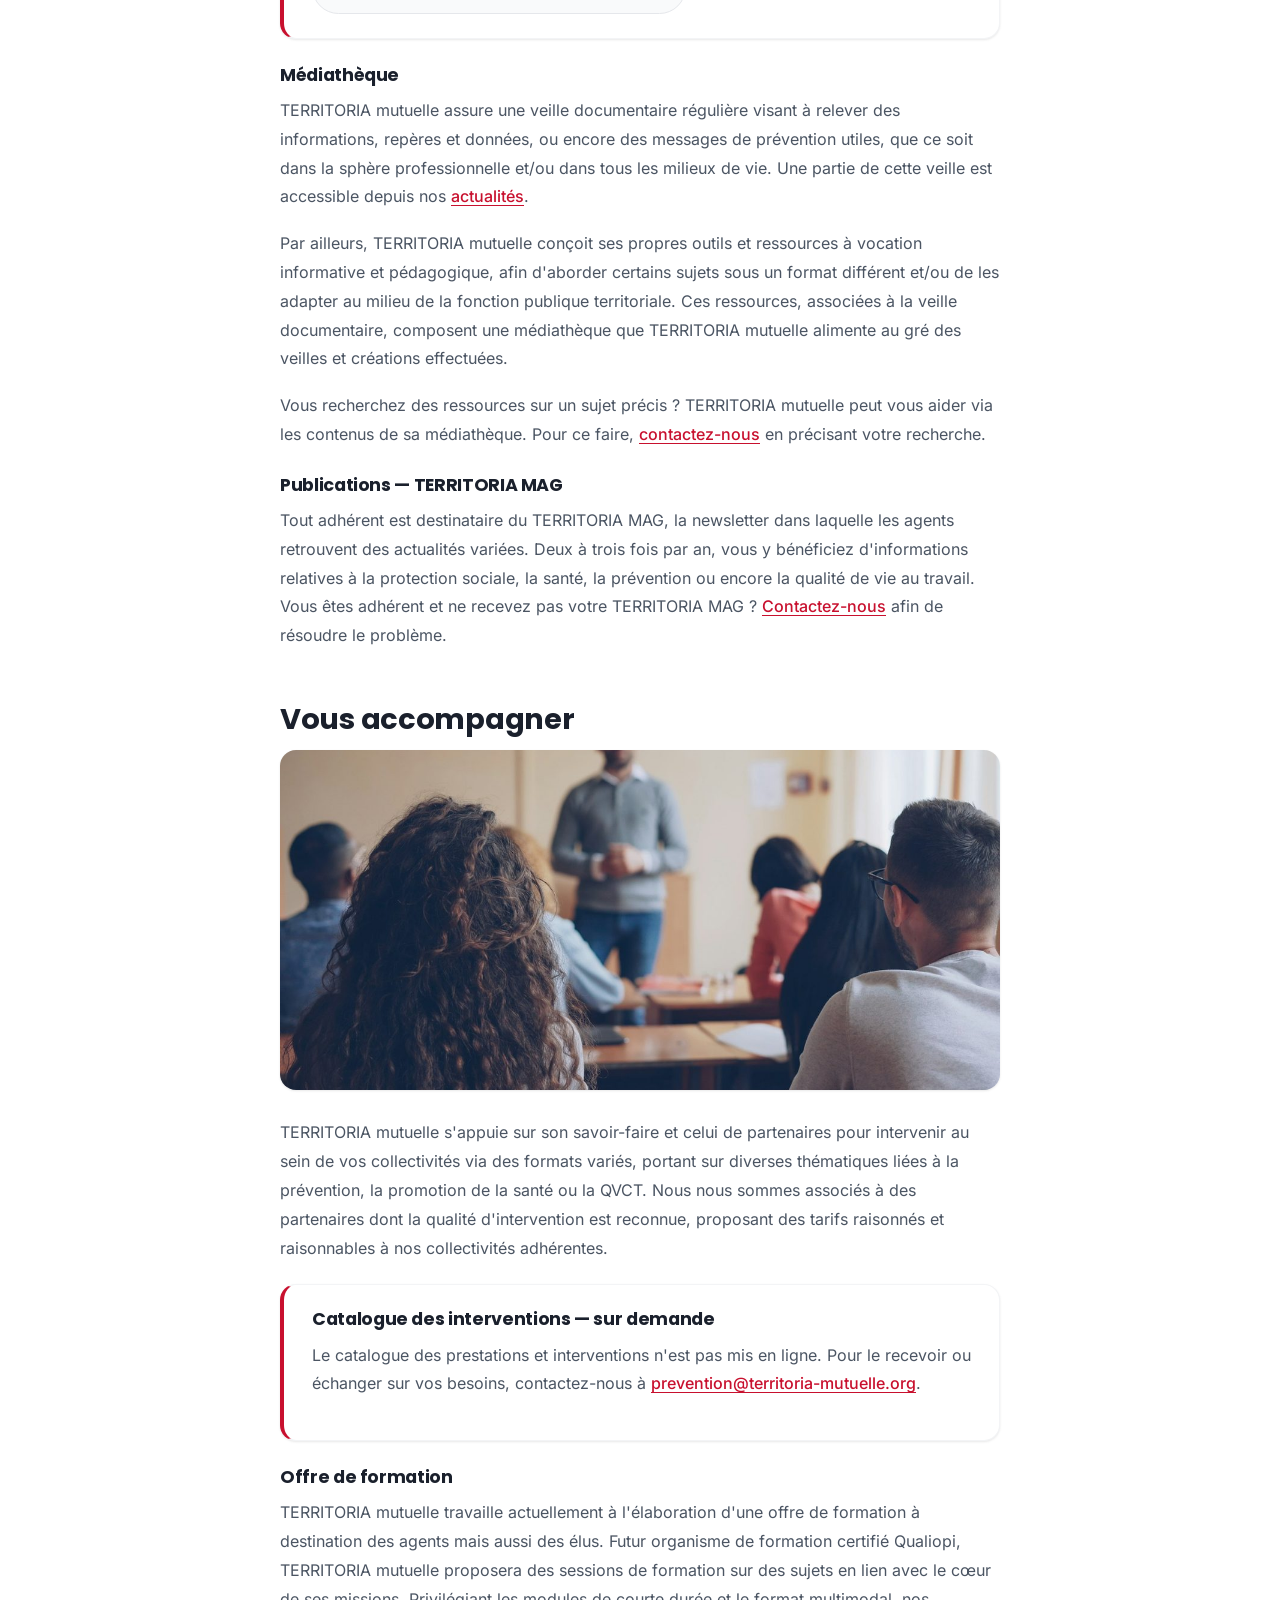
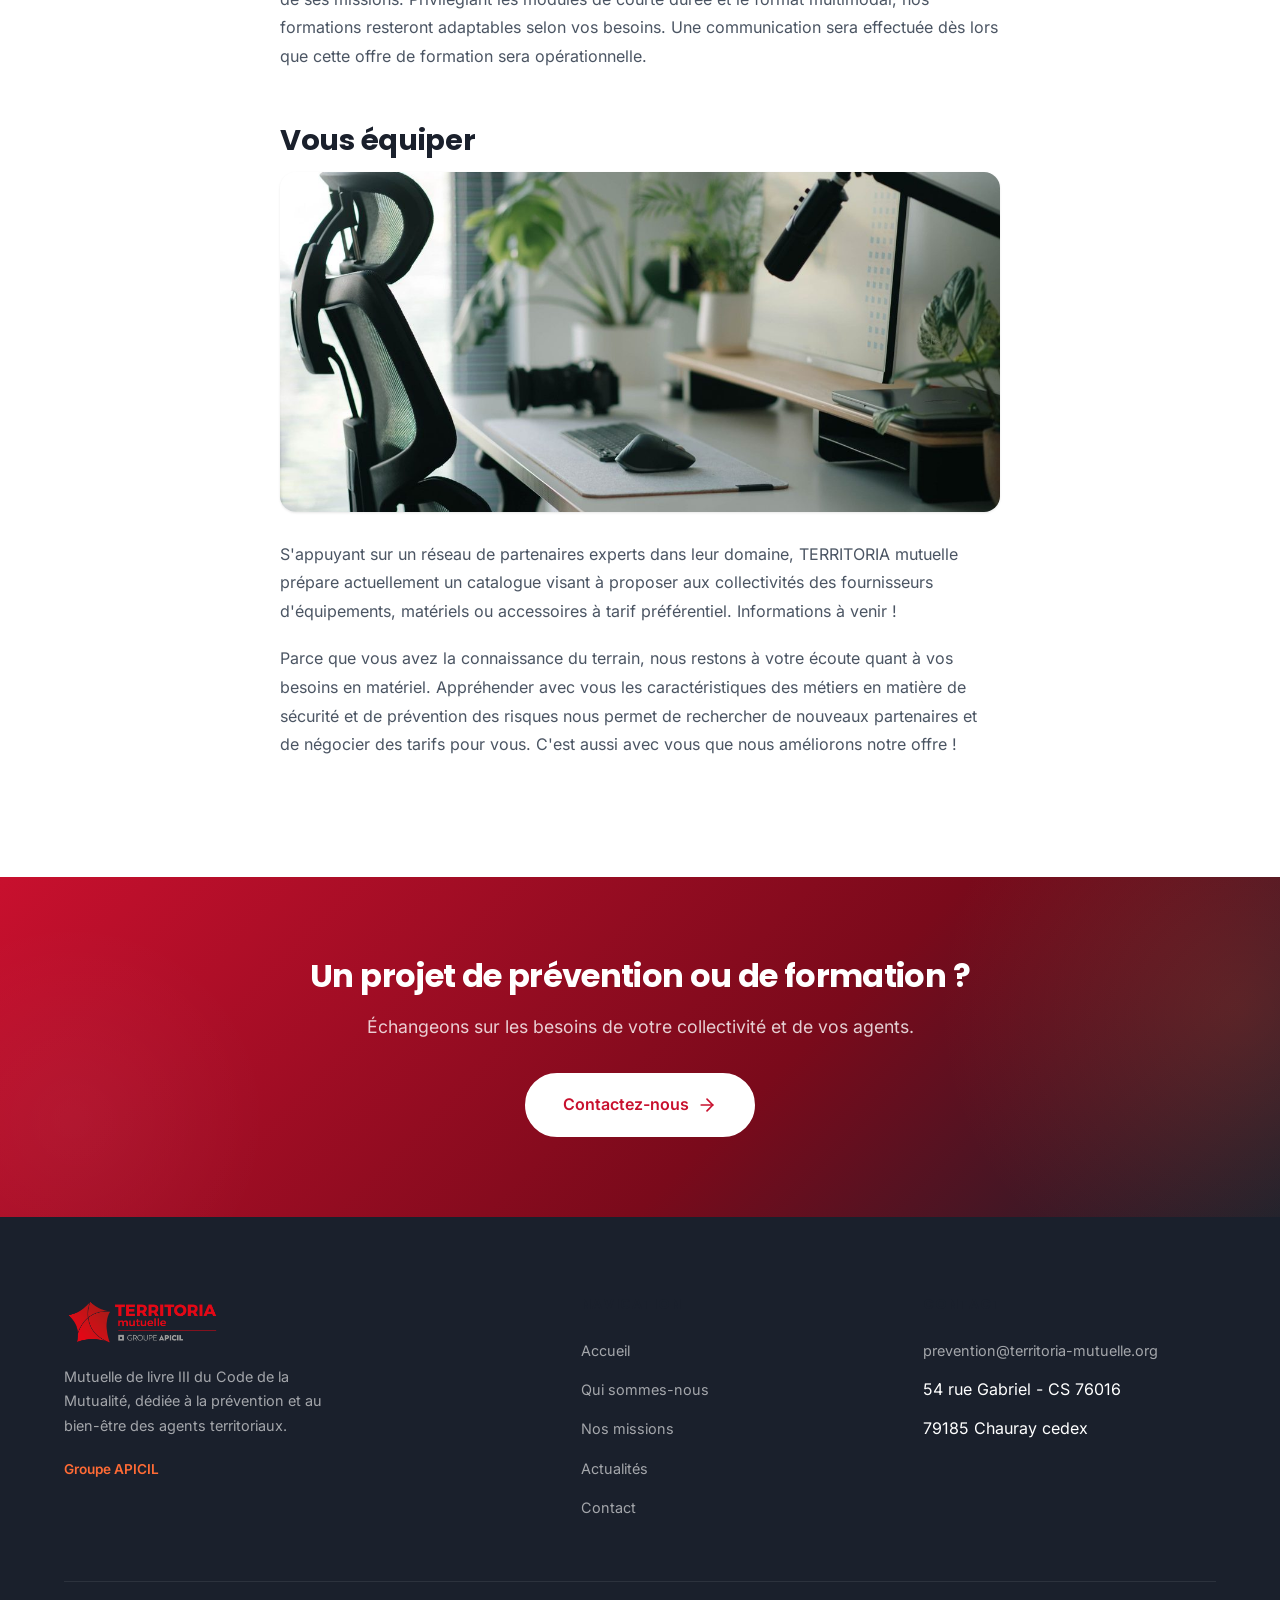
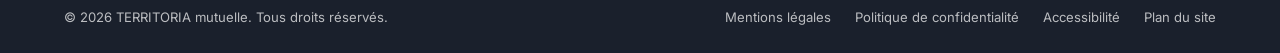
<file: promotion-sante.html>
<!DOCTYPE html>
<html lang="fr">
<head>
    <meta charset="UTF-8">
    <meta name="viewport" content="width=device-width, initial-scale=1.0">
    <title>Promotion de la sant&eacute; &amp; Formation | TERRITORIA mutuelle</title>
    <meta name="description" content="Promotion de la sant&eacute; et formation : catalogues de prestations sur demande, offre de formation (Qualiopi) et ressources p&eacute;dagogiques.">

    <!-- Favicon -->
    <link rel="icon" type="image/png" href="assets/img/logo.png">

    <!-- Open Graph -->
    <meta property="og:title" content="Nos missions | TERRITORIA mutuelle">
    <meta property="og:description" content="5 axes d'action au service de la pr&eacute;vention et du bien-&ecirc;tre des agents territoriaux.">
    <meta property="og:image" content="assets/img/logo.png">
    <meta property="og:type" content="website">
    <meta property="og:locale" content="fr_FR">
    <meta name="twitter:card" content="summary_large_image">
    <meta name="twitter:image" content="https://territoriamutuelle.com/assets/img/logo.png">

    <!-- Canonical -->
    <link rel="canonical" href="https://territoriamutuelle.com/promotion-sante.html">

    <!-- Fonts -->
    <link rel="stylesheet" href="assets/fonts/fonts.css?v=20260908">

    <link rel="stylesheet" href="style.css?v=20260908">
    <!-- JSON-LD (données structurées) -->
    <script type="application/ld+json">
{
  "@context": "https://schema.org",
  "@graph": [
    {
      "@type": "Organization",
      "@id": "https://territoriamutuelle.com/#organization",
      "name": "TERRITORIA mutuelle",
      "legalName": "TERRITORIA mutuelle",
      "url": "https://territoriamutuelle.com/",
      "logo": "https://territoriamutuelle.com/assets/img/logo.png",
      "image": "https://territoriamutuelle.com/assets/img/logo.png",
      "description": "Mutuelle de livre III du Code de la mutualité, dédiée à la prévention, la promotion de la santé, la qualité de vie et des conditions de travail (QVCT) et l'action sociale pour les collectivités territoriales et leurs agents.",
      "disambiguatingDescription": "TERRITORIA mutuelle, centrée sur la prévention et la promotion de la santé, est distincte de TERRITORIA prévoyance, qui pilote les contrats santé et prévoyance. Les deux entités partagent la marque TERRITORIA au sein du groupe APICIL.",
      "parentOrganization": {
        "@type": "Organization",
        "name": "Groupe APICIL",
        "url": "https://www.groupe-apicil.com/"
      },
      "address": {
        "@type": "PostalAddress",
        "streetAddress": "54 rue Gabriel - CS 76016",
        "postalCode": "79185",
        "addressLocality": "Chauray",
        "addressCountry": "FR"
      },
      "email": "prevention@territoria-mutuelle.org",
      "identifier": {
        "@type": "PropertyValue",
        "propertyID": "SIREN",
        "value": "483041307"
      },
      "areaServed": {
        "@type": "Country",
        "name": "France"
      },
      "knowsAbout": [
        "prévention en santé",
        "promotion de la santé",
        "qualité de vie et conditions de travail (QVCT)",
        "action sociale",
        "collectivités territoriales",
        "fonction publique territoriale",
        "agents territoriaux"
      ]
    },
    {
      "@type": "BreadcrumbList",
      "itemListElement": [
        {
          "@type": "ListItem",
          "position": 1,
          "name": "Accueil",
          "item": "https://territoriamutuelle.com/"
        },
        {
          "@type": "ListItem",
          "position": 2,
          "name": "Nos missions",
          "item": "https://territoriamutuelle.com/nos-missions.html"
        },
        {
          "@type": "ListItem",
          "position": 3,
          "name": "Promotion de la santé et formation",
          "item": "https://territoriamutuelle.com/promotion-sante.html"
        }
      ]
    }
  ]
}
    </script>
</head>
<body>

    <!-- Skip to content -->
    <a href="#main" class="skip-link">Aller au contenu principal</a>

    <!-- ========== HEADER ========== -->
    <header class="header" id="header">
        <div class="container">
            <a href="index.html" class="logo">
                <img src="assets/img/logo.png" alt="TERRITORIA mutuelle - Groupe APICIL" width="596" height="183">
            </a>
            <nav class="nav" id="nav" aria-label="Menu principal">
                <ul class="nav-list">
                    <li><a href="index.html" class="nav-link">Accueil</a></li>
                    <li><a href="qui-sommes-nous.html" class="nav-link">Qui sommes-nous</a></li>
                    <li class="nav-dropdown">
                        <a href="nos-missions.html" class="nav-link active" aria-current="page">Nos missions</a>
                        <ul class="nav-submenu">
                            <li><a href="action-sociale.html">Action sociale</a></li>
                            <li><a href="nos-missions.html#conventions">Convention Impulsion pr&eacute;vention</a></li>
                            <li><a href="promotion-sante.html">Promotion de la sant&eacute; et formation</a></li>
                            <li><a href="reseau-militant.html">R&eacute;seau militant</a></li>
                            <li><a href="promotion-marque.html">Promotion de la marque et partenariats</a></li>
                        </ul>
                    </li>
                    <li><a href="blog.html" class="nav-link">Actualit&eacute;s</a></li>
                    <li><a href="contact.html" class="nav-link btn-nav">Nous contacter</a></li>
                </ul>
            </nav>
            <button class="menu-toggle" id="menuToggle" aria-label="Ouvrir le menu" aria-expanded="false" aria-controls="nav">
                <span></span><span></span><span></span>
            </button>
        </div>
    </header>

    <main id="main">

    <!-- ========== PAGE HERO ========== -->
    <section class="page-hero">
        <div class="container">
            <nav class="breadcrumb" aria-label="Fil d'Ariane"><a href="index.html">Accueil</a> <svg aria-hidden="true" focusable="false" width="14" height="14" viewBox="0 0 24 24" fill="none" stroke="currentColor" stroke-width="2"><polyline points="9 18 15 12 9 6"/></svg> <a href="nos-missions.html">Nos missions</a> <svg aria-hidden="true" focusable="false" width="14" height="14" viewBox="0 0 24 24" fill="none" stroke="currentColor" stroke-width="2"><polyline points="9 18 15 12 9 6"/></svg> Promotion de la sant&eacute; et formation</nav>
            <h1>Promotion de la sant&eacute; &amp; Formation</h1>
            <p class="page-hero-subtitle">Des formations, des interventions et des ressources p&eacute;dagogiques pour la sant&eacute; au travail.</p>
        </div>
    </section>

    <!-- ========== CONTENU ========== -->
    <section class="section section-white">
        <div class="container">
            <div class="prose reveal">
                <div class="info-banner reveal">
                    <svg aria-hidden="true" focusable="false" width="24" height="24" viewBox="0 0 24 24" fill="none" stroke="currentColor" stroke-width="2" stroke-linecap="round" stroke-linejoin="round"><circle cx="12" cy="12" r="10"/><line x1="12" y1="8" x2="12" y2="12"/><line x1="12" y1="16" x2="12.01" y2="16"/></svg>
                    <p><strong>Offre en cours d'élaboration.</strong> Notre offre sera progressivement mise en place au cours des prochaines semaines&nbsp;: restez en veille&nbsp;! Certains contenus, comme les webinaires, sont d'ores et déjà disponibles.</p>
                </div>

                <p class="lead">Au cœur de notre raison d'être, nous intervenons à vos côtés sous différentes formes pour promouvoir la santé et le bien-être au travail des agents territoriaux. Agir en prévention à vos côtés, c'est&nbsp;: <strong>vous éclairer</strong>, <strong>vous accompagner</strong> et <strong>vous équiper</strong>.</p>

                <div class="prose-section">
                    <h2>Vous éclairer</h2>
                <figure class="section-figure reveal"><img src="assets/img/missions/07_promotion_sante_webinaire.jpg" alt="Participation à un webinaire" loading="lazy" width="1200" height="800"></figure>
                    <p>TERRITORIA mutuelle met à la disposition de ses adhérents des supports variés pour vous informer et apporter des éclairages utiles dans votre quotidien, au travail et/ou en dehors, au service de votre bien-être et de votre santé.</p>

                    <div class="prose-card">
                        <h3>Webinaires CAP BIEN-ÊTRE</h3>
                        <p>TERRITORIA mutuelle propose chaque année un programme de 4 à 5 webinaires abordant des sujets de santé publique en lien avec le milieu professionnel. Retrouvez le programme 2026 ci-dessous.</p>
                        <a href="assets/docs/calendrier-cap-bienetre-2026.pdf" class="download-link" target="_blank" rel="noopener" download><svg aria-hidden="true" focusable="false" width="18" height="18" viewBox="0 0 24 24" fill="none" stroke="currentColor" stroke-width="2" stroke-linecap="round" stroke-linejoin="round"><path d="M21 15v4a2 2 0 0 1-2 2H5a2 2 0 0 1-2-2v-4"/><polyline points="7 10 12 15 17 10"/><line x1="12" y1="15" x2="12" y2="3"/></svg> Programme CAP BIEN-ÊTRE 2026 (PDF)<span class="visually-hidden"> (nouvelle fenêtre)</span></a>
                    </div>

                    <h3>Médiathèque</h3>
                    <p>TERRITORIA mutuelle assure une veille documentaire régulière visant à relever des informations, repères et données, ou encore des messages de prévention utiles, que ce soit dans la sphère professionnelle et/ou dans tous les milieux de vie. Une partie de cette veille est accessible depuis nos <a href="blog.html">actualités</a>.</p>
                    <p>Par ailleurs, TERRITORIA mutuelle conçoit ses propres outils et ressources à vocation informative et pédagogique, afin d'aborder certains sujets sous un format différent et/ou de les adapter au milieu de la fonction publique territoriale. Ces ressources, associées à la veille documentaire, composent une médiathèque que TERRITORIA mutuelle alimente au gré des veilles et créations effectuées.</p>
                    <p>Vous recherchez des ressources sur un sujet précis&nbsp;? TERRITORIA mutuelle peut vous aider via les contenus de sa médiathèque. Pour ce faire, <a href="contact.html">contactez-nous</a> en précisant votre recherche.</p>

                    <h3>Publications — TERRITORIA MAG</h3>
                    <p>Tout adhérent est destinataire du TERRITORIA MAG, la newsletter dans laquelle les agents retrouvent des actualités variées. Deux à trois fois par an, vous y bénéficiez d'informations relatives à la protection sociale, la santé, la prévention ou encore la qualité de vie au travail. Vous êtes adhérent et ne recevez pas votre TERRITORIA MAG&nbsp;? <a href="contact.html">Contactez-nous</a> afin de résoudre le problème.</p>
                </div>

                <div class="prose-section">
                    <h2>Vous accompagner</h2>
                <figure class="section-figure reveal"><img src="assets/img/missions/08_promotion_sante_formation.jpg" alt="Formation collective en présentiel" loading="lazy" width="1200" height="800"></figure>
                    <p>TERRITORIA mutuelle s'appuie sur son savoir-faire et celui de partenaires pour intervenir au sein de vos collectivités via des formats variés, portant sur diverses thématiques liées à la prévention, la promotion de la santé ou la QVCT. Nous nous sommes associés à des partenaires dont la qualité d'intervention est reconnue, proposant des tarifs raisonnés et raisonnables à nos collectivités adhérentes.</p>
                    <div class="prose-card">
                        <h3>Catalogue des interventions — sur demande</h3>
                        <p>Le catalogue des prestations et interventions n'est pas mis en ligne. Pour le recevoir ou échanger sur vos besoins, contactez-nous à <a href="mailto:prevention@territoria-mutuelle.org">prevention@territoria-mutuelle.org</a>.</p>
                    </div>

                    <h3>Offre de formation</h3>
                    <p>TERRITORIA mutuelle travaille actuellement à l'élaboration d'une offre de formation à destination des agents mais aussi des élus. Futur organisme de formation certifié Qualiopi, TERRITORIA mutuelle proposera des sessions de formation sur des sujets en lien avec le cœur de ses missions. Privilégiant les modules de courte durée et le format multimodal, nos formations resteront adaptables selon vos besoins. Une communication sera effectuée dès lors que cette offre de formation sera opérationnelle.</p>
                </div>

                <div class="prose-section">
                    <h2>Vous équiper</h2>
                <figure class="section-figure reveal"><img src="assets/img/missions/09_promotion_sante_ergonomie.jpg" alt="Poste de travail ergonomique" loading="lazy" width="1200" height="800"></figure>
                    <p>S'appuyant sur un réseau de partenaires experts dans leur domaine, TERRITORIA mutuelle prépare actuellement un catalogue visant à proposer aux collectivités des fournisseurs d'équipements, matériels ou accessoires à tarif préférentiel. Informations à venir&nbsp;!</p>
                    <p>Parce que vous avez la connaissance du terrain, nous restons à votre écoute quant à vos besoins en matériel. Appréhender avec vous les caractéristiques des métiers en matière de sécurité et de prévention des risques nous permet de rechercher de nouveaux partenaires et de négocier des tarifs pour vous. C'est aussi avec vous que nous améliorons notre offre&nbsp;!</p>
                </div>
            </div>
        </div>
    </section>

    <!-- ========== CTA BANNER ========== -->
    <section class="cta-banner">
        <div class="container">
            <h2 class="reveal">Un projet de pr&eacute;vention ou de formation&nbsp;?</h2>
            <p class="reveal">&Eacute;changeons sur les besoins de votre collectivit&eacute; et de vos agents.</p>
            <a href="contact.html" class="btn btn-white btn-lg reveal">Contactez-nous
                <svg aria-hidden="true" focusable="false" class="btn-icon" viewBox="0 0 24 24" fill="none" stroke="currentColor" stroke-width="2" stroke-linecap="round" stroke-linejoin="round"><line x1="5" y1="12" x2="19" y2="12"/><polyline points="12 5 19 12 12 19"/></svg>
            </a>
        </div>
    </section>

    </main>

    <!-- ========== FOOTER ========== -->
    <footer class="footer">
        <div class="container">
            <div class="footer-grid">
                <div class="footer-col">
                    <img src="assets/img/logo.png" alt="TERRITORIA mutuelle" class="footer-logo" width="596" height="183">
                    <p class="footer-desc">Mutuelle de livre III du Code de la Mutualit&eacute;, d&eacute;di&eacute;e &agrave; la pr&eacute;vention et au bien-&ecirc;tre des agents territoriaux.</p>
                    <p class="footer-group">Groupe APICIL</p>
                </div>
                <div class="footer-col">
                    <h2>Navigation</h2>
                    <ul>
                        <li><a href="index.html">Accueil</a></li>
                        <li><a href="qui-sommes-nous.html">Qui sommes-nous</a></li>
                        <li><a href="nos-missions.html">Nos missions</a></li>
                        <li><a href="blog.html">Actualit&eacute;s</a></li>
                        <li><a href="contact.html">Contact</a></li>
                    </ul>
                </div>
                <div class="footer-col">
                    <h2>Contact</h2>
                    <ul>
                        <li><a href="mailto:prevention@territoria-mutuelle.org">prevention@territoria-mutuelle.org</a></li>
                        <li>54 rue Gabriel - CS 76016</li>
                        <li>79185 Chauray cedex</li>
                    </ul>
                </div>
            </div>
            <div class="footer-bottom">
                <p>&copy; 2026 TERRITORIA mutuelle. Tous droits r&eacute;serv&eacute;s.</p>
                <div class="footer-legal">
                    <a href="mentions-legales.html">Mentions l&eacute;gales</a>
                    <a href="politique-confidentialite.html">Politique de confidentialit&eacute;</a>
                    <a href="accessibilite.html">Accessibilit&eacute;</a>
                    <a href="plan-du-site.html">Plan du site</a>
                </div>
            </div>
        </div>
    </footer>

    <script src="script.js?v=20260908"></script>
</body>
</html>
</file>
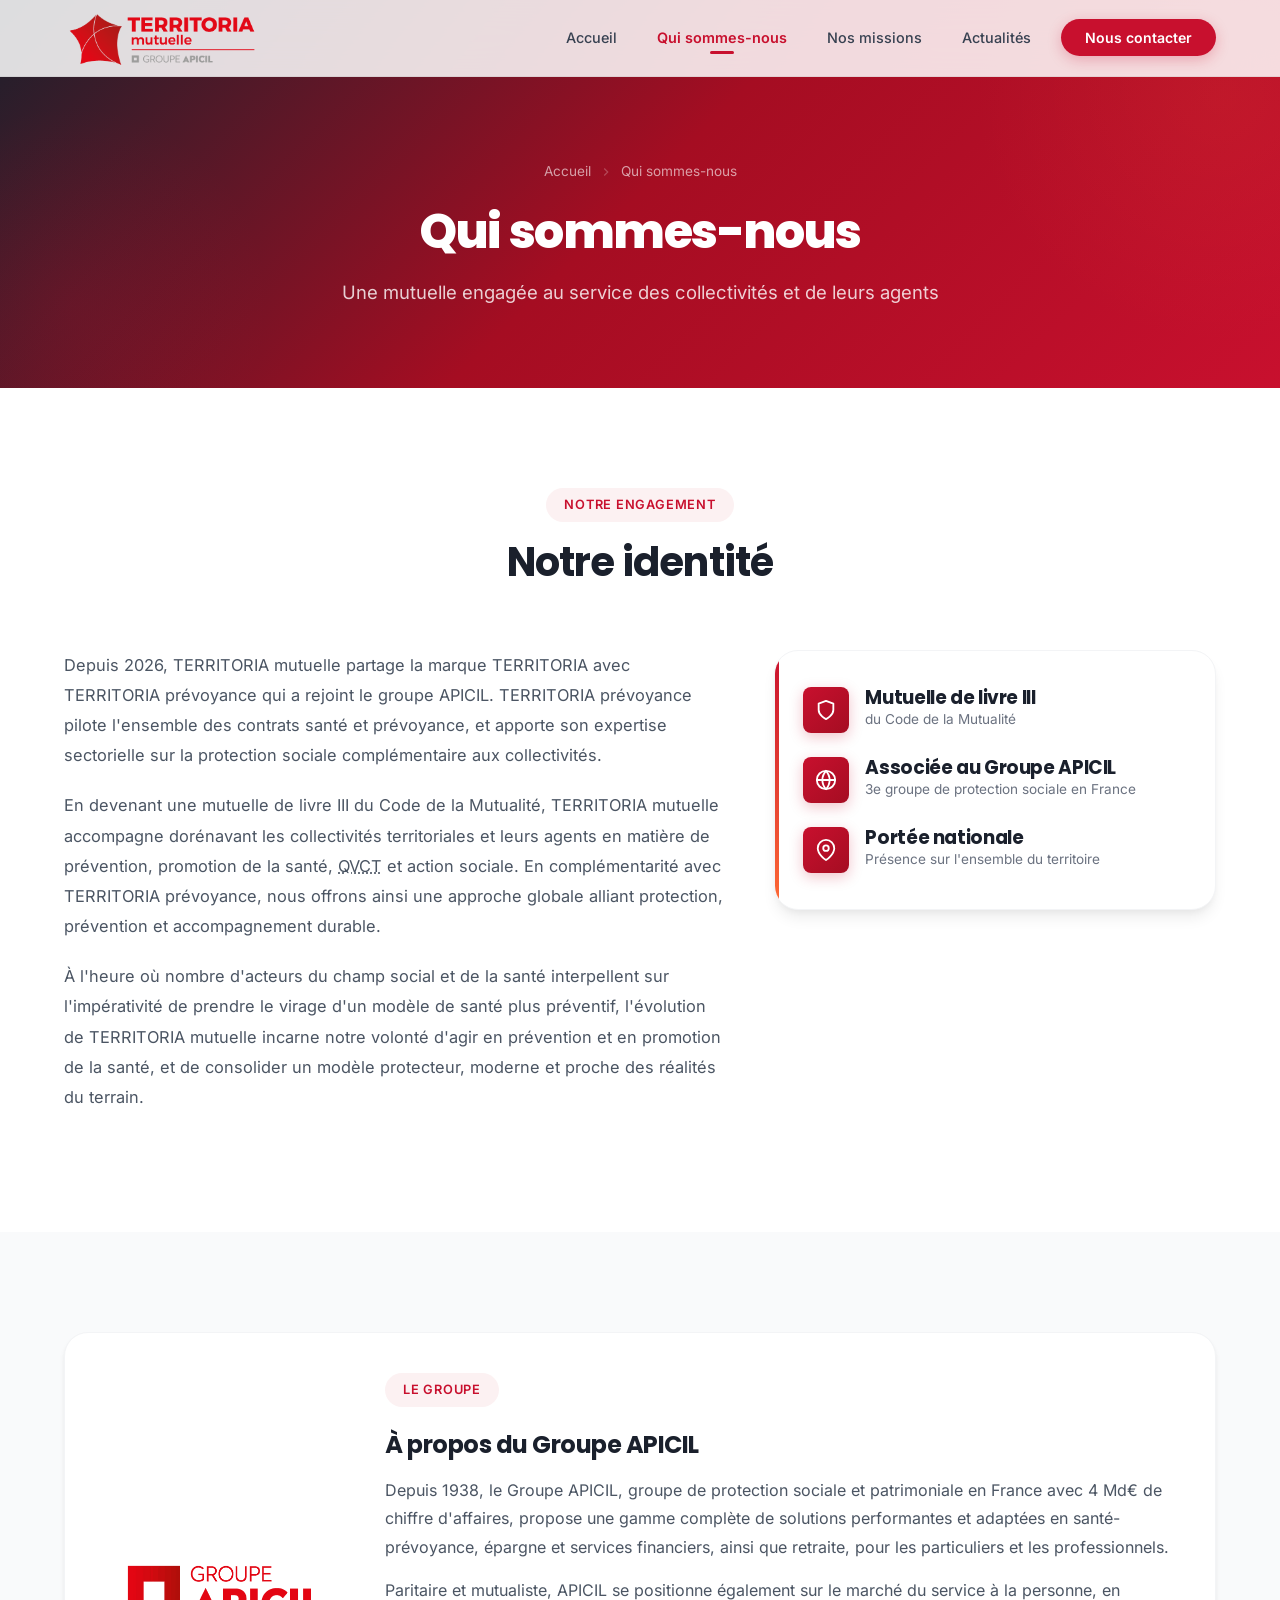
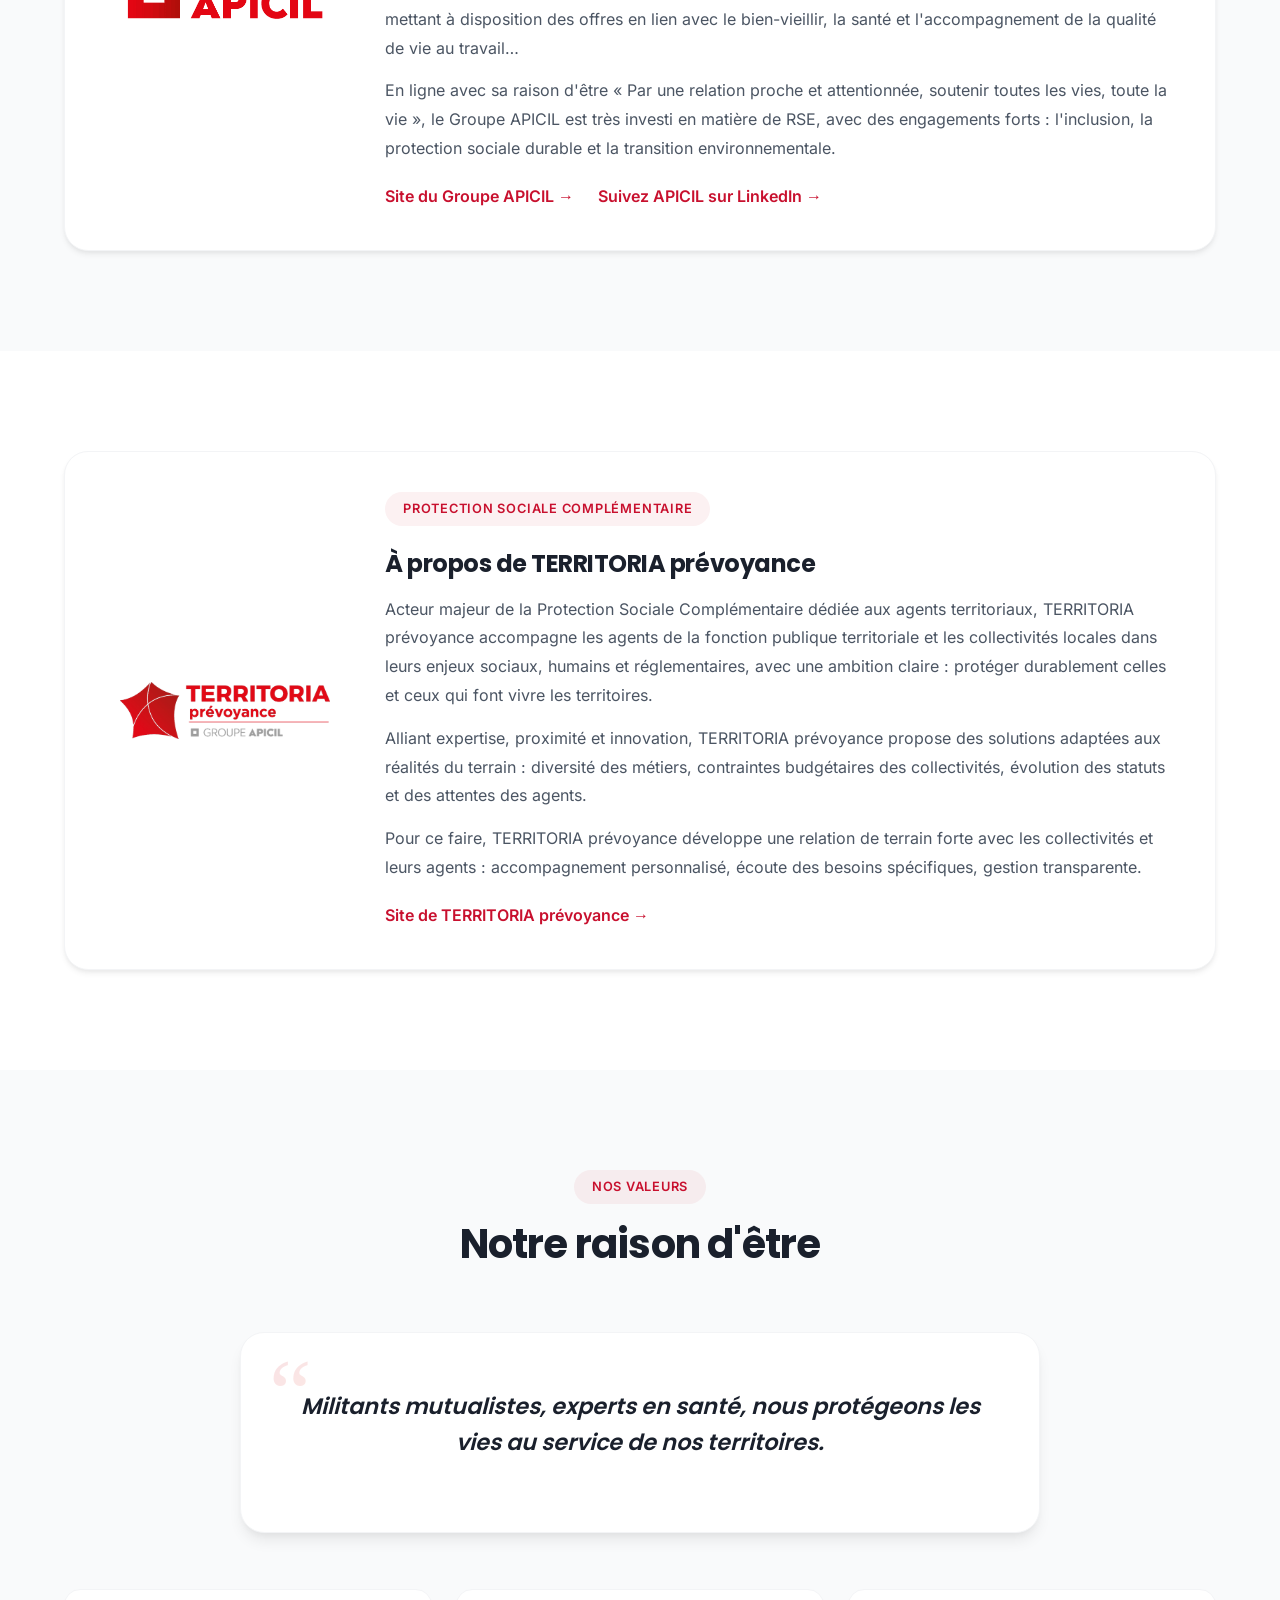
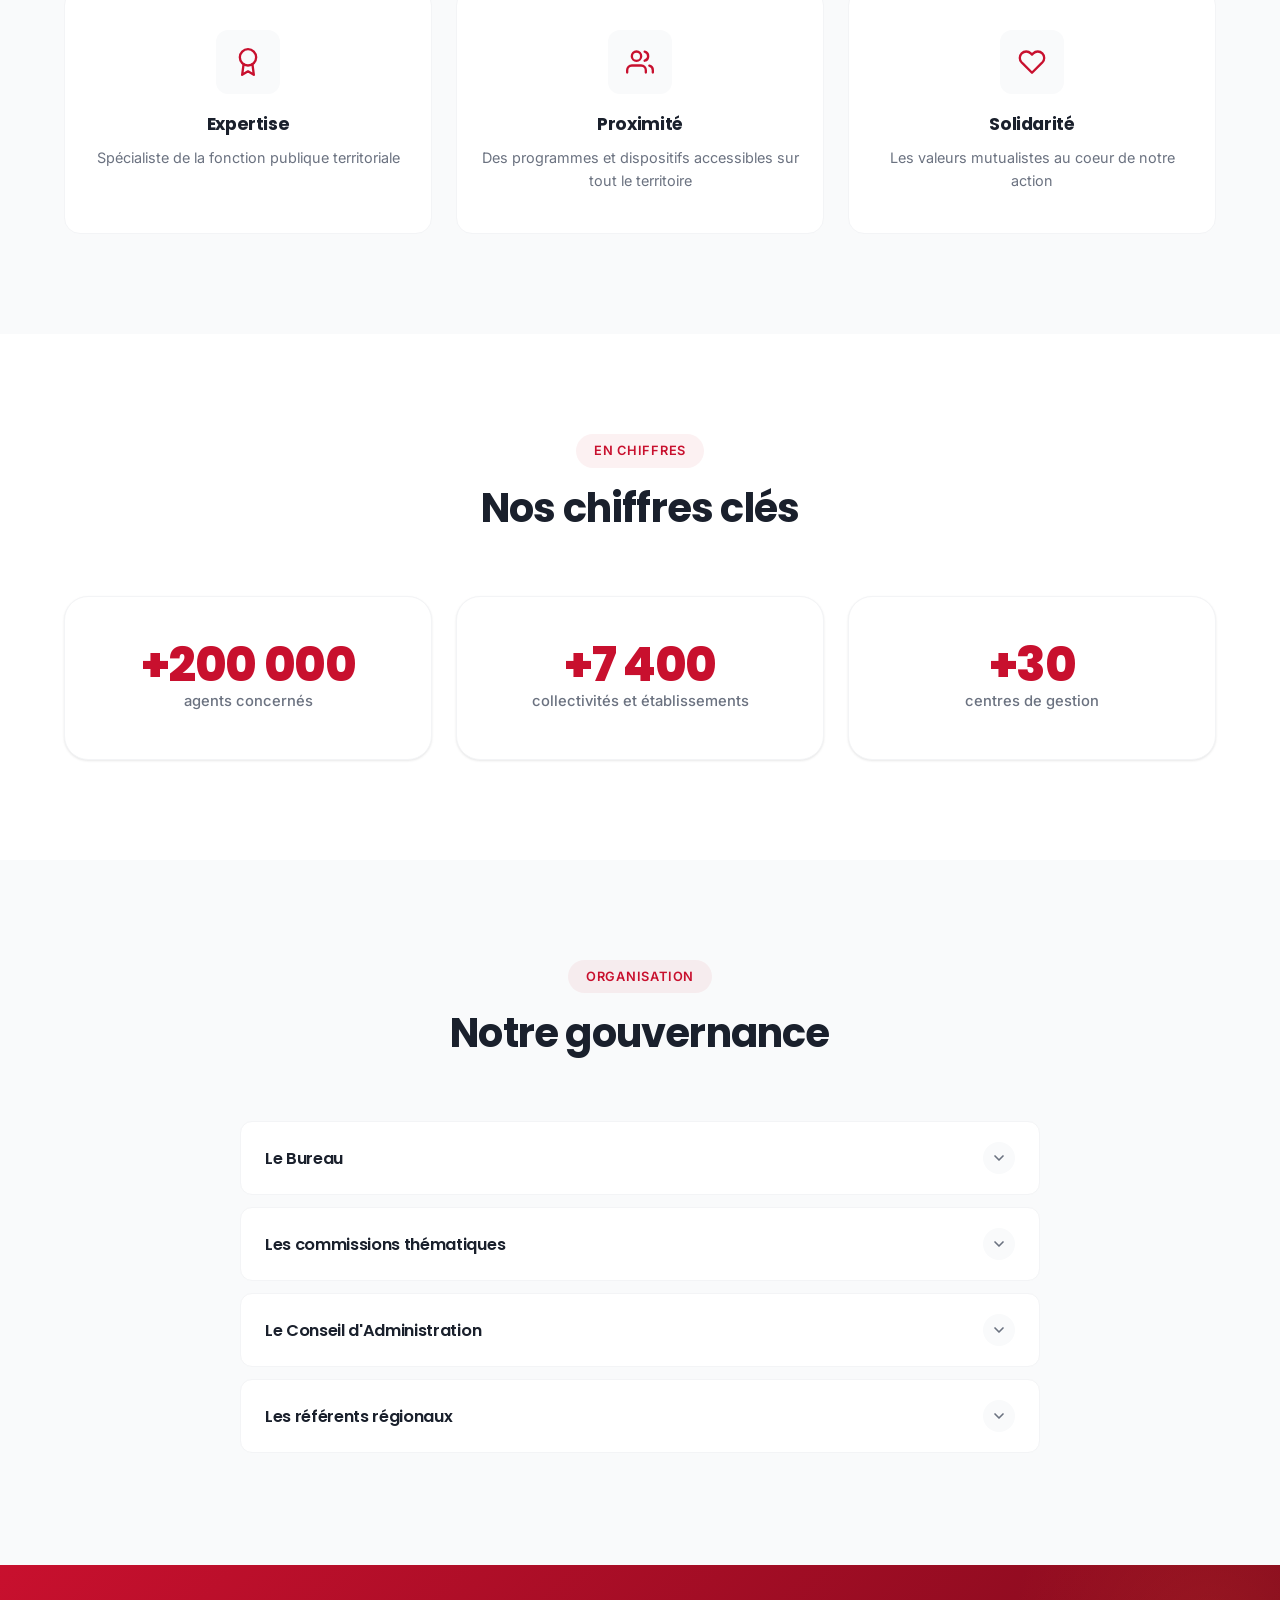
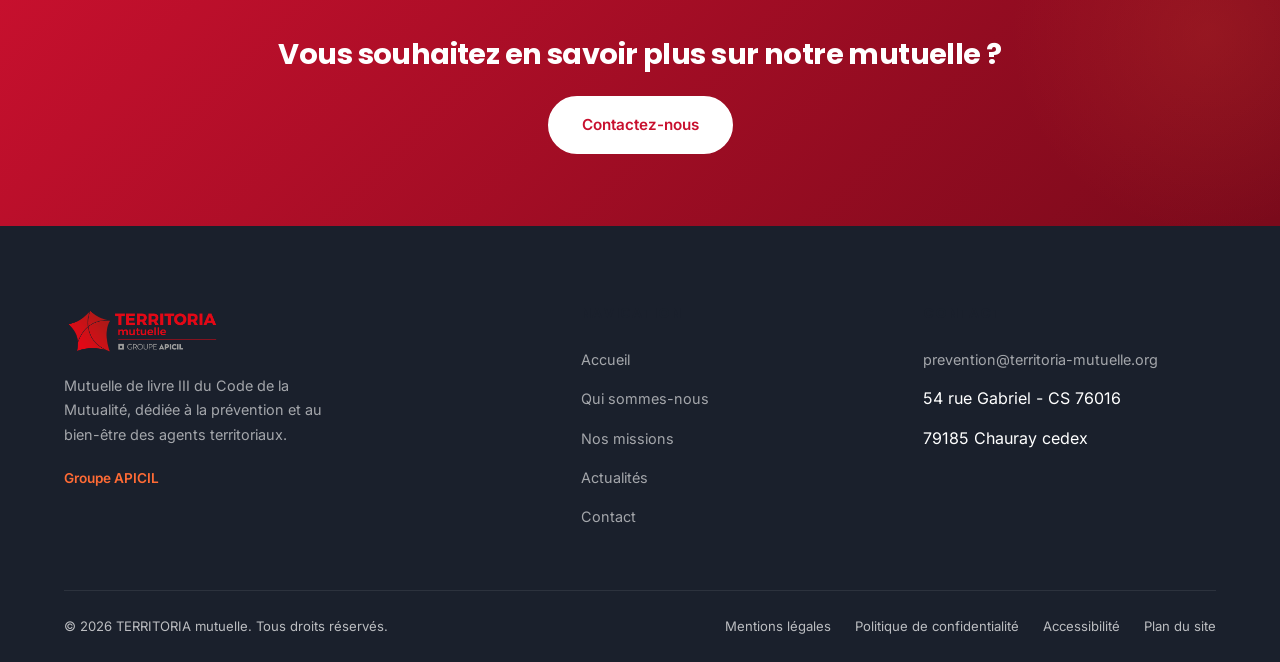
<file: qui-sommes-nous.html>
<!DOCTYPE html>
<html lang="fr">
<head>
    <meta charset="UTF-8">
    <meta name="viewport" content="width=device-width, initial-scale=1.0">
    <title>Qui sommes-nous | TERRITORIA mutuelle</title>
    <meta name="description" content="D&eacute;couvrez TERRITORIA mutuelle, mutuelle de livre III du Code de la Mutualit&eacute;, d&eacute;di&eacute;e &agrave; la pr&eacute;vention et au bien-&ecirc;tre des agents des collectivit&eacute;s territoriales.">
    <meta property="og:title" content="Qui sommes-nous | TERRITORIA mutuelle">
    <meta property="og:description" content="D&eacute;couvrez TERRITORIA mutuelle, mutuelle de livre III du Code de la Mutualit&eacute;, d&eacute;di&eacute;e &agrave; la pr&eacute;vention et au bien-&ecirc;tre des agents des collectivit&eacute;s territoriales.">
    <meta property="og:image" content="assets/img/logo.png">
    <meta property="og:type" content="website">
    <meta property="og:locale" content="fr_FR">

    <!-- Favicon -->
    <link rel="icon" type="image/png" href="assets/img/logo.png">

    <!-- Canonical -->
    <link rel="canonical" href="https://territoriamutuelle.com/qui-sommes-nous.html">

    <!-- Fonts -->
    <link rel="stylesheet" href="assets/fonts/fonts.css?v=20261006">

    <link rel="stylesheet" href="style.css?v=20261006">
    <meta name="twitter:card" content="summary_large_image">
    <meta name="twitter:image" content="https://territoriamutuelle.com/assets/img/logo.png">
    <!-- JSON-LD (données structurées) -->
    <script type="application/ld+json">
{
  "@context": "https://schema.org",
  "@graph": [
    {
      "@type": "Organization",
      "@id": "https://territoriamutuelle.com/#organization",
      "name": "TERRITORIA mutuelle",
      "legalName": "TERRITORIA mutuelle",
      "url": "https://territoriamutuelle.com/",
      "logo": "https://territoriamutuelle.com/assets/img/logo.png",
      "image": "https://territoriamutuelle.com/assets/img/logo.png",
      "description": "Mutuelle de livre III du Code de la mutualité, dédiée à la prévention, la promotion de la santé, la qualité de vie et des conditions de travail (QVCT) et l'action sociale pour les collectivités territoriales et leurs agents.",
      "disambiguatingDescription": "TERRITORIA mutuelle, centrée sur la prévention et la promotion de la santé, est distincte de TERRITORIA prévoyance, qui pilote les contrats santé et prévoyance. Les deux entités partagent la marque TERRITORIA au sein du groupe APICIL.",
      "parentOrganization": {
        "@type": "Organization",
        "name": "Groupe APICIL",
        "url": "https://www.groupe-apicil.com/"
      },
      "address": {
        "@type": "PostalAddress",
        "streetAddress": "54 rue Gabriel - CS 76016",
        "postalCode": "79185",
        "addressLocality": "Chauray",
        "addressCountry": "FR"
      },
      "email": "prevention@territoria-mutuelle.org",
      "identifier": {
        "@type": "PropertyValue",
        "propertyID": "SIREN",
        "value": "483041307"
      },
      "areaServed": {
        "@type": "Country",
        "name": "France"
      },
      "knowsAbout": [
        "prévention en santé",
        "promotion de la santé",
        "qualité de vie et conditions de travail (QVCT)",
        "action sociale",
        "collectivités territoriales",
        "fonction publique territoriale",
        "agents territoriaux"
      ]
    },
    {
      "@type": "BreadcrumbList",
      "itemListElement": [
        {
          "@type": "ListItem",
          "position": 1,
          "name": "Accueil",
          "item": "https://territoriamutuelle.com/"
        },
        {
          "@type": "ListItem",
          "position": 2,
          "name": "Qui sommes-nous",
          "item": "https://territoriamutuelle.com/qui-sommes-nous.html"
        }
      ]
    }
  ]
}
    </script>
</head>
<body>

    <!-- Skip to content -->
    <a href="#main" class="skip-link">Aller au contenu principal</a>

    <!-- ========== HEADER ========== -->
    <header class="header" id="header">
        <div class="container">
            <a href="index.html" class="logo">
                <img src="assets/img/logo.png" alt="TERRITORIA mutuelle - Groupe APICIL" width="596" height="183">
            </a>
            <nav class="nav" id="nav" aria-label="Menu principal">
                <ul class="nav-list">
                    <li><a href="index.html" class="nav-link">Accueil</a></li>
                    <li><a href="qui-sommes-nous.html" class="nav-link active" aria-current="page">Qui sommes-nous</a></li>
                    <li class="nav-dropdown">
                        <a href="nos-missions.html" class="nav-link">Nos missions</a>
                        <ul class="nav-submenu">
                            <li><a href="action-sociale.html">Action sociale</a></li>
                            <li><a href="nos-missions.html#conventions">Convention Impulsion pr&eacute;vention</a></li>
                            <li><a href="promotion-sante.html">Promotion de la sant&eacute; et formation</a></li>
                            <li><a href="reseau-militant.html">R&eacute;seau militant</a></li>
                            <li><a href="promotion-marque.html">Promotion de la marque et partenariats</a></li>
                        </ul>
                    </li>
                    <li><a href="blog.html" class="nav-link">Actualit&eacute;s</a></li>
                    <li><a href="contact.html" class="nav-link btn-nav">Nous contacter</a></li>
                </ul>
            </nav>
            <button class="menu-toggle" id="menuToggle" aria-label="Menu" aria-expanded="false" aria-controls="nav">
                <span></span><span></span><span></span>
            </button>
        </div>
    </header>

    <main id="main">

    <!-- ========== PAGE HERO ========== -->
    <section class="page-hero">
        <div class="container">
            <nav class="breadcrumb" aria-label="Fil d'Ariane"><a href="index.html">Accueil</a> <svg aria-hidden="true" focusable="false" width="14" height="14" viewBox="0 0 24 24" fill="none" stroke="currentColor" stroke-width="2"><polyline points="9 18 15 12 9 6"/></svg> Qui sommes-nous</nav>
            <h1>Qui sommes-nous</h1>
            <p>Une mutuelle engag&eacute;e au service des collectivit&eacute;s et de leurs agents</p>
        </div>
    </section>

    <!-- ========== SECTION 1 : NOTRE IDENTIT&Eacute; ========== -->
    <section class="section section-white reveal">
        <div class="container">
            <div class="section-header">
                <span class="section-tag">Notre engagement</span>
                <h2 class="section-title">Notre identit&eacute;</h2>
            </div>
            <div class="about-grid">
                <div class="about-text reveal">
                    <p>Depuis 2026, TERRITORIA mutuelle partage la marque TERRITORIA avec <a href="https://www.territoria.fr/" target="_blank" rel="noopener">TERRITORIA pr&eacute;voyance<span class="visually-hidden"> (nouvelle fen&ecirc;tre)</span></a> qui a rejoint le groupe APICIL. TERRITORIA pr&eacute;voyance pilote l'ensemble des contrats sant&eacute; et pr&eacute;voyance, et apporte son expertise sectorielle sur la protection sociale compl&eacute;mentaire aux collectivit&eacute;s.</p>
                    <p>En devenant une mutuelle de livre III du Code de la Mutualit&eacute;, TERRITORIA mutuelle accompagne dor&eacute;navant les collectivit&eacute;s territoriales et leurs agents en mati&egrave;re de pr&eacute;vention, promotion de la sant&eacute;, <abbr title="Qualité de Vie et Conditions de Travail">QVCT</abbr> et action sociale. En compl&eacute;mentarit&eacute; avec TERRITORIA pr&eacute;voyance, nous offrons ainsi une approche globale alliant protection, pr&eacute;vention et accompagnement durable.</p>
                    <p>&Agrave; l'heure o&ugrave; nombre d'acteurs du champ social et de la sant&eacute; interpellent sur l'imp&eacute;rativit&eacute; de prendre le virage d'un mod&egrave;le de sant&eacute; plus pr&eacute;ventif, l'&eacute;volution de TERRITORIA mutuelle incarne notre volont&eacute; d'agir en pr&eacute;vention et en promotion de la sant&eacute;, et de consolider un mod&egrave;le protecteur, moderne et proche des r&eacute;alit&eacute;s du terrain.</p>
                </div>
                <div class="about-card reveal">
                    <div class="about-card-item">
                        <div class="about-card-icon" aria-hidden="true">
                            <svg aria-hidden="true" focusable="false" width="22" height="22" viewBox="0 0 24 24" fill="none" stroke="currentColor" stroke-width="2" stroke-linecap="round" stroke-linejoin="round"><path d="M12 22s8-4 8-10V5l-8-3-8 3v7c0 6 8 10 8 10z"/></svg>
                        </div>
                        <div class="about-card-text">
                            <h3>Mutuelle de livre III</h3>
                            <p>du Code de la Mutualit&eacute;</p>
                        </div>
                    </div>
                    <div class="about-card-item">
                        <div class="about-card-icon" aria-hidden="true">
                            <svg aria-hidden="true" focusable="false" width="22" height="22" viewBox="0 0 24 24" fill="none" stroke="currentColor" stroke-width="2" stroke-linecap="round" stroke-linejoin="round"><circle cx="12" cy="12" r="10"/><line x1="2" y1="12" x2="22" y2="12"/><path d="M12 2a15.3 15.3 0 0 1 4 10 15.3 15.3 0 0 1-4 10 15.3 15.3 0 0 1-4-10 15.3 15.3 0 0 1 4-10z"/></svg>
                        </div>
                        <div class="about-card-text">
                            <h3>Associ&eacute;e au Groupe APICIL</h3>
                            <p>3e groupe de protection sociale en France</p>
                        </div>
                    </div>
                    <div class="about-card-item">
                        <div class="about-card-icon" aria-hidden="true">
                            <svg aria-hidden="true" focusable="false" width="22" height="22" viewBox="0 0 24 24" fill="none" stroke="currentColor" stroke-width="2" stroke-linecap="round" stroke-linejoin="round"><path d="M21 10c0 7-9 13-9 13s-9-6-9-13a9 9 0 0 1 18 0z"/><circle cx="12" cy="10" r="3"/></svg>
                        </div>
                        <div class="about-card-text">
                            <h3>Port&eacute;e nationale</h3>
                            <p>Pr&eacute;sence sur l'ensemble du territoire</p>
                        </div>
                    </div>
                </div>
            </div>
        </div>
    </section>

    <!-- ========== ENCART GROUPE APICIL ========== -->
    <section class="section section-light reveal">
        <div class="container">
            <div class="apicil-box reveal">
                <div class="apicil-box-media">
                    <img src="assets/img/partners/groupe-apicil-rouge.png" alt="Groupe APICIL" class="apicil-logo" width="417" height="132">
                </div>
                <div class="apicil-box-content">
                    <span class="section-tag">Le groupe</span>
                    <h2>&Agrave; propos du Groupe APICIL</h2>
                    <p>Depuis 1938, le Groupe APICIL, groupe de protection sociale et patrimoniale en France avec 4&nbsp;Md&euro; de chiffre d'affaires, propose une gamme compl&egrave;te de solutions performantes et adapt&eacute;es en sant&eacute;-pr&eacute;voyance, &eacute;pargne et services financiers, ainsi que retraite, pour les particuliers et les professionnels.</p>
                    <p>Paritaire et mutualiste, APICIL se positionne &eacute;galement sur le march&eacute; du service &agrave; la personne, en mettant &agrave; disposition des offres en lien avec le bien-vieillir, la sant&eacute; et l'accompagnement de la qualit&eacute; de vie au travail&hellip;</p>
                    <p>En ligne avec sa raison d'&ecirc;tre &laquo;&nbsp;Par une relation proche et attentionn&eacute;e, soutenir toutes les vies, toute la vie&nbsp;&raquo;, le Groupe APICIL est tr&egrave;s investi en mati&egrave;re de RSE, avec des engagements forts&nbsp;: l'inclusion, la protection sociale durable et la transition environnementale.</p>
                    <div class="apicil-box-links">
                        <a href="https://www.groupe-apicil.com/" target="_blank" rel="noopener" class="apicil-link">Site du Groupe APICIL &rarr;<span class="visually-hidden"> (nouvelle fenêtre)</span></a>
                        <a href="https://www.linkedin.com/company/apicil" target="_blank" rel="noopener" class="apicil-link">Suivez APICIL sur LinkedIn &rarr;<span class="visually-hidden"> (nouvelle fenêtre)</span></a>
                    </div>
                </div>
            </div>
        </div>
    </section>

    <!-- ========== ENCART TERRITORIA PR&Eacute;VOYANCE ========== -->
    <section class="section section-white reveal">
        <div class="container">
            <div class="apicil-box reveal">
                <div class="apicil-box-media">
                    <img src="assets/img/territoria-prevoyance.png" alt="TERRITORIA pr&eacute;voyance" class="apicil-logo" width="600" height="163">
                </div>
                <div class="apicil-box-content">
                    <span class="section-tag">Protection sociale compl&eacute;mentaire</span>
                    <h2>&Agrave; propos de TERRITORIA pr&eacute;voyance</h2>
                    <p>Acteur majeur de la Protection Sociale Compl&eacute;mentaire d&eacute;di&eacute;e aux agents territoriaux, TERRITORIA pr&eacute;voyance accompagne les agents de la fonction publique territoriale et les collectivit&eacute;s locales dans leurs enjeux sociaux, humains et r&eacute;glementaires, avec une ambition claire&nbsp;: prot&eacute;ger durablement celles et ceux qui font vivre les territoires.</p>
                    <p>Alliant expertise, proximit&eacute; et innovation, TERRITORIA pr&eacute;voyance propose des solutions adapt&eacute;es aux r&eacute;alit&eacute;s du terrain&nbsp;: diversit&eacute; des m&eacute;tiers, contraintes budg&eacute;taires des collectivit&eacute;s, &eacute;volution des statuts et des attentes des agents.</p>
                    <p>Pour ce faire, TERRITORIA pr&eacute;voyance d&eacute;veloppe une relation de terrain forte avec les collectivit&eacute;s et leurs agents&nbsp;: accompagnement personnalis&eacute;, &eacute;coute des besoins sp&eacute;cifiques, gestion transparente.</p>
                    <div class="apicil-box-links">
                        <a href="https://www.territoria.fr/" target="_blank" rel="noopener" class="apicil-link">Site de TERRITORIA pr&eacute;voyance &rarr;<span class="visually-hidden"> (nouvelle fenêtre)</span></a>
                    </div>
                </div>
            </div>
        </div>
    </section>

    <!-- ========== SECTION 2 : NOTRE RAISON D'&Ecirc;TRE ========== -->
    <section class="section section-light reveal">
        <div class="container">
            <div class="section-header">
                <span class="section-tag tag-secondary">Nos valeurs</span>
                <h2 class="section-title">Notre raison d'&ecirc;tre</h2>
            </div>
            <div class="quote-box reveal">
                <blockquote>Militants mutualistes, experts en sant&eacute;, nous prot&eacute;geons les vies au service de nos territoires.</blockquote>
            </div>
            <div class="values-grid-3">
                <div class="value-card reveal">
                    <div class="value-card-icon" aria-hidden="true">
                        <svg aria-hidden="true" focusable="false" width="28" height="28" viewBox="0 0 24 24" fill="none" stroke="currentColor" stroke-width="2" stroke-linecap="round" stroke-linejoin="round"><circle cx="12" cy="8" r="7"/><polyline points="8.21 13.89 7 23 12 20 17 23 15.79 13.88"/></svg>
                    </div>
                    <h3>Expertise</h3>
                    <p>Sp&eacute;cialiste de la fonction publique territoriale</p>
                </div>
                <div class="value-card reveal">
                    <div class="value-card-icon" aria-hidden="true">
                        <svg aria-hidden="true" focusable="false" width="28" height="28" viewBox="0 0 24 24" fill="none" stroke="currentColor" stroke-width="2" stroke-linecap="round" stroke-linejoin="round"><path d="M17 21v-2a4 4 0 0 0-4-4H5a4 4 0 0 0-4 4v2"/><circle cx="9" cy="7" r="4"/><path d="M23 21v-2a4 4 0 0 0-3-3.87"/><path d="M16 3.13a4 4 0 0 1 0 7.75"/></svg>
                    </div>
                    <h3>Proximit&eacute;</h3>
                    <p>Des programmes et dispositifs accessibles sur tout le territoire</p>
                </div>
                <div class="value-card reveal">
                    <div class="value-card-icon" aria-hidden="true">
                        <svg aria-hidden="true" focusable="false" width="28" height="28" viewBox="0 0 24 24" fill="none" stroke="currentColor" stroke-width="2" stroke-linecap="round" stroke-linejoin="round"><path d="M20.84 4.61a5.5 5.5 0 0 0-7.78 0L12 5.67l-1.06-1.06a5.5 5.5 0 0 0-7.78 7.78l1.06 1.06L12 21.23l7.78-7.78 1.06-1.06a5.5 5.5 0 0 0 0-7.78z"/></svg>
                    </div>
                    <h3>Solidarit&eacute;</h3>
                    <p>Les valeurs mutualistes au coeur de notre action</p>
                </div>
            </div>
        </div>
    </section>

    <!-- ========== SECTION 3 : NOS CHIFFRES CL&Eacute;S ========== -->
    <section class="section section-white reveal">
        <div class="container">
            <div class="section-header">
                <span class="section-tag">En chiffres</span>
                <h2 class="section-title">Nos chiffres cl&eacute;s</h2>
            </div>
            <div class="figures-grid-inner">
                <div class="figure-item-inner reveal">
                    <span class="figure-number-inner" data-target="200000">+200 000</span>
                    <p class="figure-label-inner">agents concern&eacute;s</p>
                </div>
                <div class="figure-item-inner reveal">
                    <span class="figure-number-inner" data-target="7400">+7 400</span>
                    <p class="figure-label-inner">collectivit&eacute;s et &eacute;tablissements</p>
                </div>
                <div class="figure-item-inner reveal">
                    <span class="figure-number-inner" data-target="30">+30</span>
                    <p class="figure-label-inner">centres de gestion</p>
                </div>
            </div>
        </div>
    </section>

    <!-- ========== SECTION 4 : NOTRE GOUVERNANCE ========== -->
    <section class="section section-light reveal" id="gouvernance">
        <div class="container">
            <div class="section-header">
                <span class="section-tag">Organisation</span>
                <h2 class="section-title">Notre gouvernance</h2>
            </div>
            <div class="accordion reveal">
                <div class="accordion-item">
                    <button class="accordion-header" aria-expanded="false">
                        <h3>Le Bureau</h3>
                        <span class="accordion-icon">
                            <svg aria-hidden="true" focusable="false" viewBox="0 0 24 24"><polyline points="6 9 12 15 18 9"/></svg>
                        </span>
                    </button>
                    <div class="accordion-body">
                        <div class="accordion-content">
                            <p>Le Bureau de TERRITORIA mutuelle assure la direction strat&eacute;gique et le pilotage de la mutuelle. Il veille &agrave; la bonne ex&eacute;cution des d&eacute;cisions prises par l'Assembl&eacute;e G&eacute;n&eacute;rale et oriente les grands axes de d&eacute;veloppement.</p>
                            <div class="bureau-grid">
                                <div class="bureau-card">
                                    <picture>
                                        <source srcset="assets/img/bureau/philippe-mahe.webp" type="image/webp">
                                        <img class="bureau-photo" src="assets/img/bureau/philippe-mahe.jpg" alt="Philippe MAHE" width="110" height="110">
                                    </picture>
                                    <p class="bureau-name">Philippe MAHE</p>
                                    <p class="bureau-role">Pr&eacute;sident de TERRITORIA mutuelle</p>
                                    <p class="bureau-bio">Ancien pr&eacute;fet et administrateur territorial</p>
                                </div>
                                <div class="bureau-card">
                                    <picture>
                                        <source srcset="assets/img/bureau/andre-durand.webp" type="image/webp">
                                        <img class="bureau-photo" src="assets/img/bureau/andre-durand.jpg" alt="Andr&eacute; DURAND" width="110" height="110">
                                    </picture>
                                    <p class="bureau-name">Andr&eacute; DURAND</p>
                                    <p class="bureau-role">Vice-pr&eacute;sident de TERRITORIA mutuelle</p>
                                    <p class="bureau-bio">Ancien agent territorial de la Ville de Niort, ancien pr&eacute;sident du CASC de Niort</p>
                                </div>
                                <div class="bureau-card">
                                    <picture>
                                        <source srcset="assets/img/bureau/anne-paris.webp" type="image/webp">
                                        <img class="bureau-photo" src="assets/img/bureau/anne-paris.jpg" alt="Anne PARIS" width="110" height="110">
                                    </picture>
                                    <p class="bureau-name">Anne PARIS</p>
                                    <p class="bureau-role">Secr&eacute;taire de TERRITORIA mutuelle</p>
                                    <p class="bureau-bio">DRH du conseil d&eacute;partemental de l'Ard&egrave;che</p>
                                </div>
                                <div class="bureau-card">
                                    <picture>
                                        <source srcset="assets/img/bureau/jean-robert-girard.webp" type="image/webp">
                                        <img class="bureau-photo" src="assets/img/bureau/jean-robert-girard.jpg" alt="Jean-Robert GIRARD" width="110" height="110">
                                    </picture>
                                    <p class="bureau-name">Jean-Robert GIRARD</p>
                                    <p class="bureau-role">Tr&eacute;sorier de TERRITORIA mutuelle</p>
                                    <p class="bureau-bio">Assistant sp&eacute;cialis&eacute; en d&eacute;linquance &eacute;conomique et financi&egrave;re au Tribunal Judiciaire de Nice</p>
                                </div>
                                <div class="bureau-card">
                                    <picture>
                                        <source srcset="assets/img/bureau/floriane-peterschmitt.webp" type="image/webp">
                                        <img class="bureau-photo" src="assets/img/bureau/floriane-peterschmitt.jpg" alt="Floriane PETERSCHMITT" width="110" height="110">
                                    </picture>
                                    <p class="bureau-name">Floriane PETERSCHMITT</p>
                                    <p class="bureau-role">Membre du bureau</p>
                                    <p class="bureau-bio">DGS de la communaut&eacute; de communes de Parthenay-G&acirc;tine</p>
                                </div>
                            </div>
                        </div>
                    </div>
                </div>
                <div class="accordion-item">
                    <button class="accordion-header" aria-expanded="false">
                        <h3>Les commissions th&eacute;matiques</h3>
                        <span class="accordion-icon">
                            <svg aria-hidden="true" focusable="false" viewBox="0 0 24 24"><polyline points="6 9 12 15 18 9"/></svg>
                        </span>
                    </button>
                    <div class="accordion-body">
                        <div class="accordion-content">
                            <p>Pour faire avancer les projets de mani&egrave;re op&eacute;rationnelle, TERRITORIA mutuelle s'appuie sur des commissions th&eacute;matiques. Celles-ci ont pour objectif d'&ecirc;tre un lieu d'&eacute;changes et de partage pour mettre en &oelig;uvre des actions en ad&eacute;quation avec les demandes et besoins des agents ou de leurs collectivit&eacute;s.</p>
                            <p>TERRITORIA mutuelle compte ainsi 3 commissions pr&eacute;sid&eacute;es par un administrateur ou une administratrice et compos&eacute;e d'&eacute;lus volontaires&nbsp;:</p>
                            <div class="commission-grid">
                                <div class="commission-card">
                                    <picture>
                                        <source srcset="assets/img/bureau/daniel-che.webp" type="image/webp">
                                        <img class="commission-photo" src="assets/img/bureau/daniel-che.jpg" alt="Daniel CHE" width="96" height="96">
                                    </picture>
                                    <h4 class="commission-name">Commission sociale nationale</h4>
                                    <p class="commission-pres">Pr&eacute;sid&eacute;e par <strong>Daniel CHE</strong></p>
                                </div>
                                <div class="commission-card">
                                    <picture>
                                        <source srcset="assets/img/bureau/anne-paris.webp" type="image/webp">
                                        <img class="commission-photo" src="assets/img/bureau/anne-paris.jpg" alt="Anne PARIS" width="96" height="96">
                                    </picture>
                                    <h4 class="commission-name">Commission Actions de pr&eacute;vention et de promotion de la sant&eacute;</h4>
                                    <p class="commission-pres">Pr&eacute;sid&eacute;e par <strong>Anne PARIS</strong></p>
                                </div>
                                <div class="commission-card">
                                    <picture>
                                        <source srcset="assets/img/bureau/bruno-taiana.webp" type="image/webp">
                                        <img class="commission-photo" src="assets/img/bureau/bruno-taiana.jpg" alt="Bruno TAIANA" width="96" height="96">
                                    </picture>
                                    <h4 class="commission-name">Commission Formation</h4>
                                    <p class="commission-pres">Pr&eacute;sid&eacute;e par <strong>Bruno TAIANA</strong></p>
                                </div>
                            </div>
                        </div>
                    </div>
                </div>
                <div class="accordion-item">
                    <button class="accordion-header" aria-expanded="false">
                        <h3>Le Conseil d'Administration</h3>
                        <span class="accordion-icon">
                            <svg aria-hidden="true" focusable="false" viewBox="0 0 24 24"><polyline points="6 9 12 15 18 9"/></svg>
                        </span>
                    </button>
                    <div class="accordion-body">
                        <div class="accordion-content">
                            <p>Le conseil d'administration est compos&eacute; d'administrateurs &eacute;lus par les membres de l'assembl&eacute;e g&eacute;n&eacute;rale. Il d&eacute;termine les orientations de l'organisme et veille &agrave; leur application, en prenant en consid&eacute;ration les enjeux sociaux et environnementaux de son activit&eacute;. Il op&egrave;re les v&eacute;rifications et contr&ocirc;les qu'il juge opportuns et se saisit de toute question int&eacute;ressant la bonne marche de l'organisme. &Agrave; la cl&ocirc;ture de chaque exercice, il arr&ecirc;te les comptes annuels et &eacute;tablit un rapport de gestion qu'il pr&eacute;sente &agrave; l'assembl&eacute;e g&eacute;n&eacute;rale.</p>
                        </div>
                    </div>
                </div>
                <div class="accordion-item">
                    <button class="accordion-header" aria-expanded="false">
                        <h3>Les r&eacute;f&eacute;rents r&eacute;gionaux</h3>
                        <span class="accordion-icon">
                            <svg aria-hidden="true" focusable="false" viewBox="0 0 24 24"><polyline points="6 9 12 15 18 9"/></svg>
                        </span>
                    </button>
                    <div class="accordion-body">
                        <div class="accordion-content">
                            <p>La vie d&eacute;mocratique de TERRITORIA mutuelle repose sur l'implication des adh&eacute;rents et des d&eacute;l&eacute;gu&eacute;s qu'ils &eacute;lisent pour les repr&eacute;senter lors des assembl&eacute;es g&eacute;n&eacute;rales. Ces d&eacute;l&eacute;gu&eacute;s participent aux &eacute;changes et aux d&eacute;cisions qui orientent les actions de TERRITORIA mutuelle, dans une d&eacute;marche de repr&eacute;sentation &eacute;quilibr&eacute;e au plus pr&egrave;s des territoires.</p>
                            <p>Afin d'animer au mieux ce r&eacute;seau, TERRITORIA mutuelle s'appuie sur des &laquo;&nbsp;r&eacute;f&eacute;rents r&eacute;gionaux&nbsp;&raquo; charg&eacute;s de favoriser les &eacute;changes, le partage d'information et l'organisation d'actions en territoire avec les d&eacute;l&eacute;gu&eacute;s de leur r&eacute;gion. Retrouvez ci-dessous la carte et les coordonn&eacute;es de vos r&eacute;f&eacute;rents, &agrave; contacter pour nous partager un &eacute;v&egrave;nement ou une action au sein de votre collectivit&eacute;.</p>
                            <a href="assets/docs/carte-referents-regionaux-2026.pdf" class="download-link" target="_blank" rel="noopener" download>
                                <svg aria-hidden="true" focusable="false" width="18" height="18" viewBox="0 0 24 24" fill="none" stroke="currentColor" stroke-width="2" stroke-linecap="round" stroke-linejoin="round"><path d="M21 15v4a2 2 0 0 1-2 2H5a2 2 0 0 1-2-2v-4"/><polyline points="7 10 12 15 17 10"/><line x1="12" y1="15" x2="12" y2="3"/></svg>
                                T&eacute;l&eacute;charger la carte des r&eacute;f&eacute;rents r&eacute;gionaux (PDF)
                            <span class="visually-hidden"> (nouvelle fenêtre)</span></a>
                        </div>
                    </div>
                </div>
            </div>
        </div>
    </section>

    <!-- ========== CTA BANNER ========== -->
    <section class="cta-banner-inner">
        <div class="container">
            <h2>Vous souhaitez en savoir plus sur notre mutuelle ?</h2>
            <a href="contact.html" class="btn btn-white">Contactez-nous</a>
        </div>
    </section>

    </main>

    <!-- ========== FOOTER ========== -->
    <footer class="footer">
        <div class="container">
            <div class="footer-grid">
                <div class="footer-col">
                    <img src="assets/img/logo.png" alt="TERRITORIA mutuelle" class="footer-logo" width="596" height="183">
                    <p class="footer-desc">Mutuelle de livre III du Code de la Mutualit&eacute;, d&eacute;di&eacute;e &agrave; la pr&eacute;vention et au bien-&ecirc;tre des agents territoriaux.</p>
                    <p class="footer-group">Groupe APICIL</p>
                </div>
                <div class="footer-col">
                    <h2>Navigation</h2>
                    <ul>
                        <li><a href="index.html">Accueil</a></li>
                        <li><a href="qui-sommes-nous.html">Qui sommes-nous</a></li>
                        <li><a href="nos-missions.html">Nos missions</a></li>
                        <li><a href="blog.html">Actualit&eacute;s</a></li>
                        <li><a href="contact.html">Contact</a></li>
                    </ul>
                </div>
                <div class="footer-col">
                    <h2>Contact</h2>
                    <ul>
                        <li><a href="mailto:prevention@territoria-mutuelle.org">prevention@territoria-mutuelle.org</a></li>
                        <li>54 rue Gabriel - CS 76016</li>
                        <li>79185 Chauray cedex</li>
                    </ul>
                </div>
            </div>
            <div class="footer-bottom">
                <p>&copy; 2026 TERRITORIA mutuelle. Tous droits r&eacute;serv&eacute;s.</p>
                <div class="footer-legal">
                    <a href="mentions-legales.html">Mentions l&eacute;gales</a>
                    <a href="politique-confidentialite.html">Politique de confidentialit&eacute;</a>
                    <a href="accessibilite.html">Accessibilit&eacute;</a>
                    <a href="plan-du-site.html">Plan du site</a>
                </div>
            </div>
        </div>
    </footer>

    <script src="script.js?v=20261006"></script>
</body>
</html>
</file>
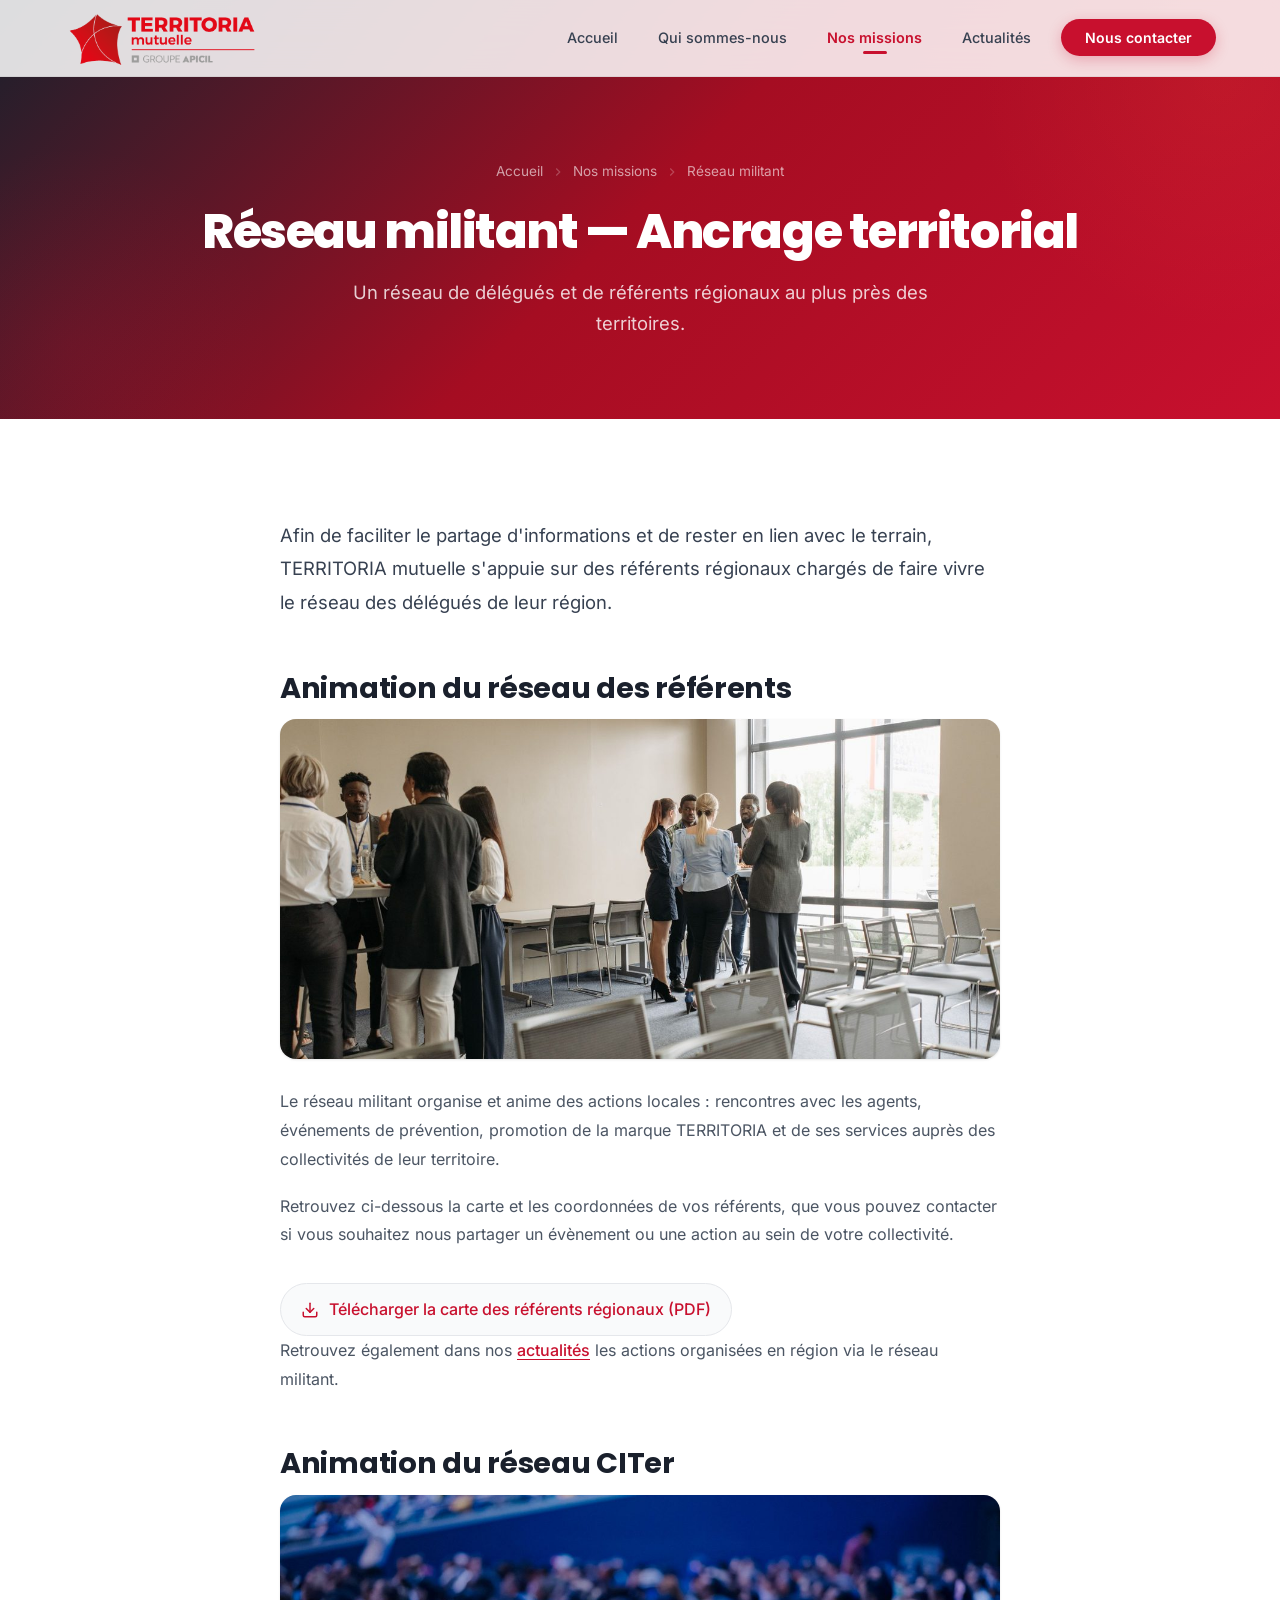
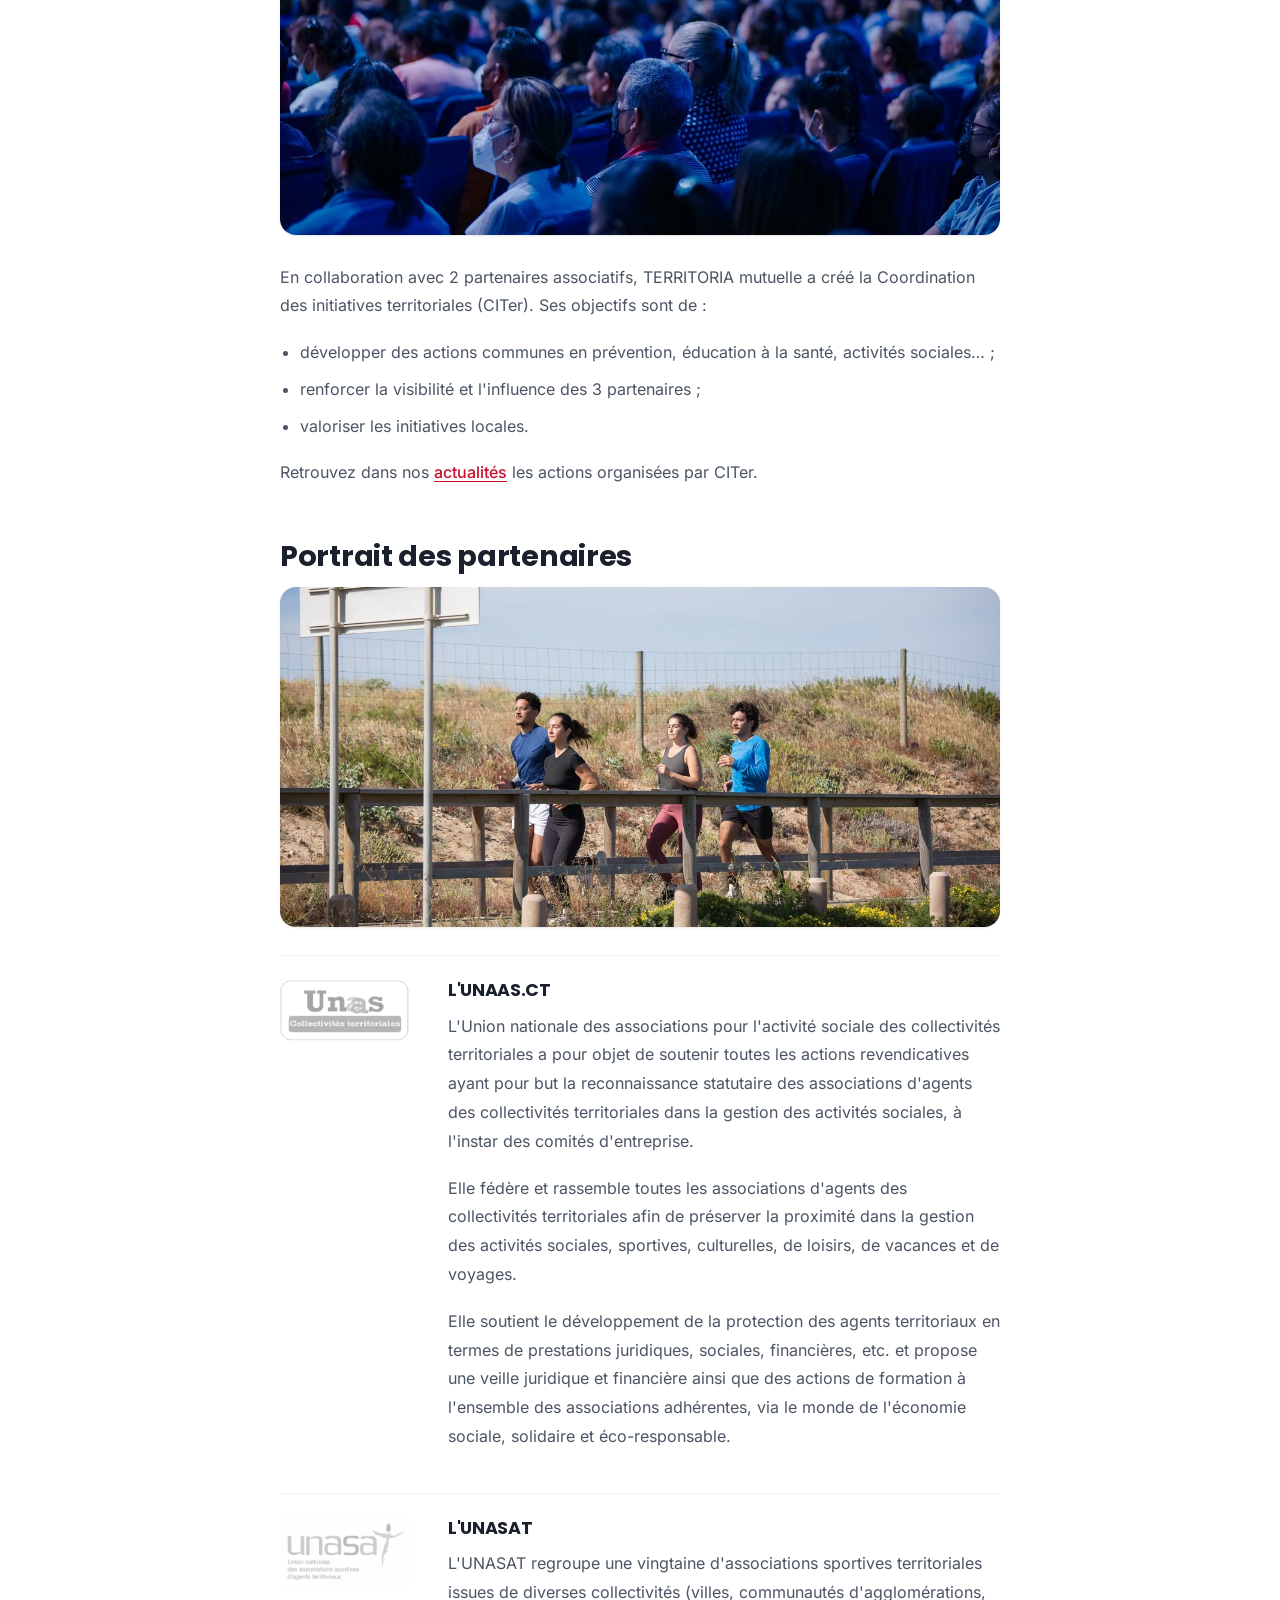
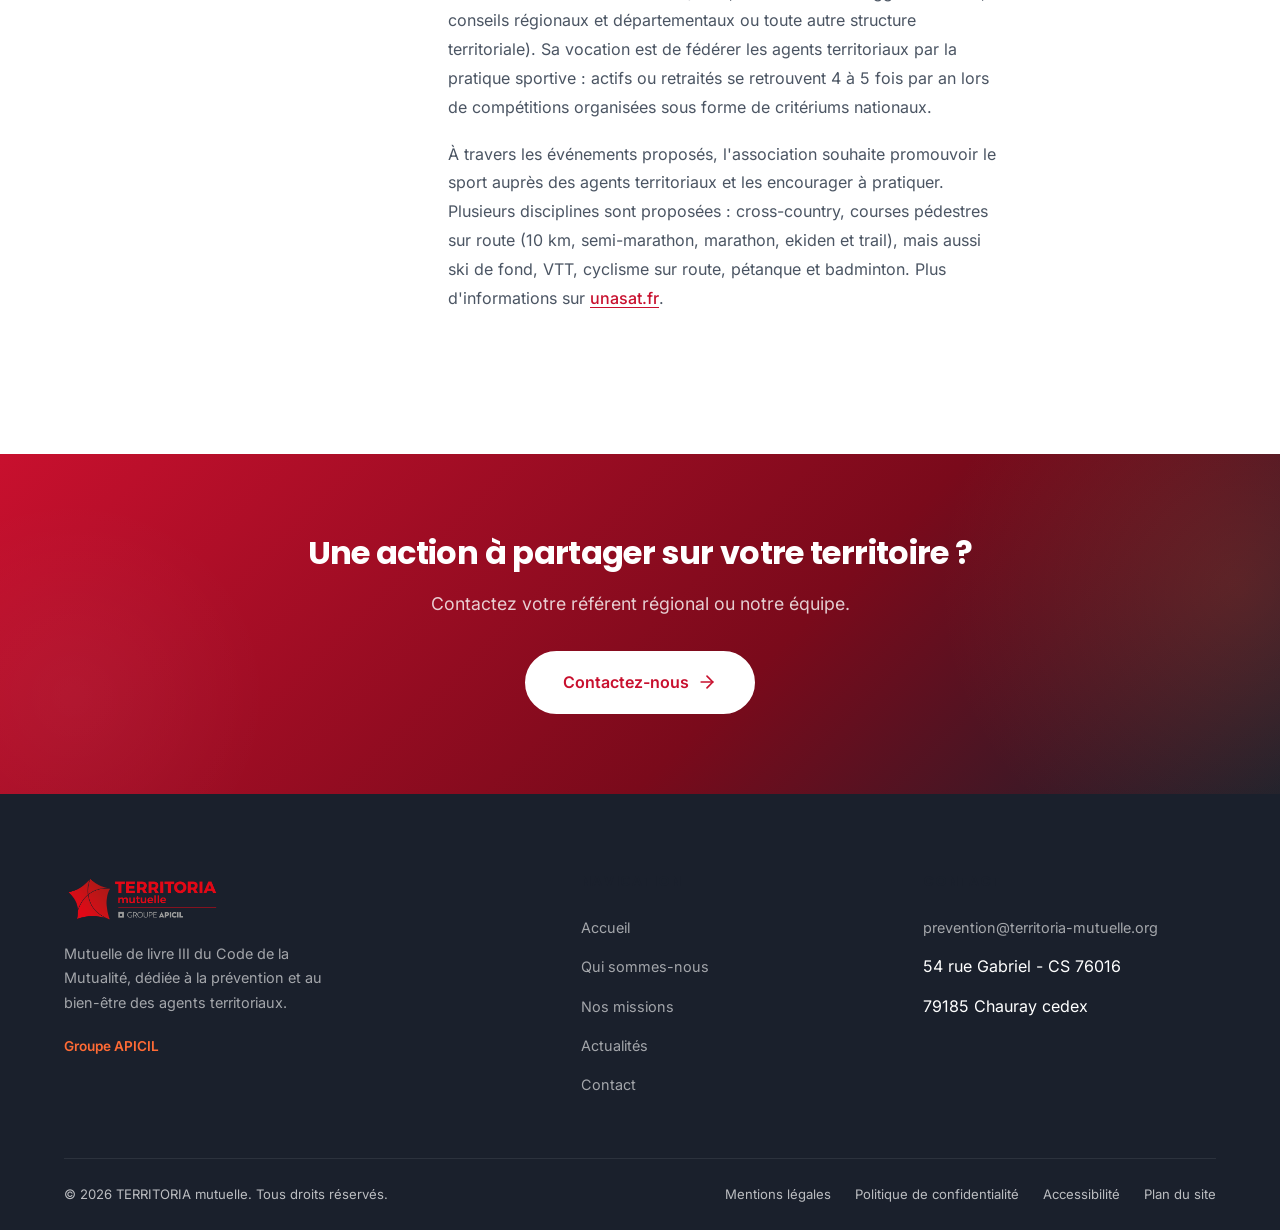
<file: reseau-militant.html>
<!DOCTYPE html>
<html lang="fr">
<head>
    <meta charset="UTF-8">
    <meta name="viewport" content="width=device-width, initial-scale=1.0">
    <title>R&eacute;seau militant | TERRITORIA mutuelle</title>
    <meta name="description" content="R&eacute;seau militant de TERRITORIA mutuelle : r&eacute;f&eacute;rents r&eacute;gionaux, carte des d&eacute;l&eacute;gu&eacute;s et coordination des initiatives territoriales (CITer).">

    <!-- Favicon -->
    <link rel="icon" type="image/png" href="assets/img/logo.png">

    <!-- Open Graph -->
    <meta property="og:title" content="Nos missions | TERRITORIA mutuelle">
    <meta property="og:description" content="5 axes d'action au service de la pr&eacute;vention et du bien-&ecirc;tre des agents territoriaux.">
    <meta property="og:image" content="assets/img/logo.png">
    <meta property="og:type" content="website">
    <meta property="og:locale" content="fr_FR">
    <meta name="twitter:card" content="summary_large_image">
    <meta name="twitter:image" content="https://territoriamutuelle.com/assets/img/logo.png">

    <!-- Canonical -->
    <link rel="canonical" href="https://territoriamutuelle.com/reseau-militant.html">

    <!-- Fonts -->
    <link rel="stylesheet" href="assets/fonts/fonts.css?v=20260908">

    <link rel="stylesheet" href="style.css?v=20260908">
    <!-- JSON-LD (données structurées) -->
    <script type="application/ld+json">
{
  "@context": "https://schema.org",
  "@graph": [
    {
      "@type": "Organization",
      "@id": "https://territoriamutuelle.com/#organization",
      "name": "TERRITORIA mutuelle",
      "legalName": "TERRITORIA mutuelle",
      "url": "https://territoriamutuelle.com/",
      "logo": "https://territoriamutuelle.com/assets/img/logo.png",
      "image": "https://territoriamutuelle.com/assets/img/logo.png",
      "description": "Mutuelle de livre III du Code de la mutualité, dédiée à la prévention, la promotion de la santé, la qualité de vie et des conditions de travail (QVCT) et l'action sociale pour les collectivités territoriales et leurs agents.",
      "disambiguatingDescription": "TERRITORIA mutuelle, centrée sur la prévention et la promotion de la santé, est distincte de TERRITORIA prévoyance, qui pilote les contrats santé et prévoyance. Les deux entités partagent la marque TERRITORIA au sein du groupe APICIL.",
      "parentOrganization": {
        "@type": "Organization",
        "name": "Groupe APICIL",
        "url": "https://www.groupe-apicil.com/"
      },
      "address": {
        "@type": "PostalAddress",
        "streetAddress": "54 rue Gabriel - CS 76016",
        "postalCode": "79185",
        "addressLocality": "Chauray",
        "addressCountry": "FR"
      },
      "email": "prevention@territoria-mutuelle.org",
      "identifier": {
        "@type": "PropertyValue",
        "propertyID": "SIREN",
        "value": "483041307"
      },
      "areaServed": {
        "@type": "Country",
        "name": "France"
      },
      "knowsAbout": [
        "prévention en santé",
        "promotion de la santé",
        "qualité de vie et conditions de travail (QVCT)",
        "action sociale",
        "collectivités territoriales",
        "fonction publique territoriale",
        "agents territoriaux"
      ]
    },
    {
      "@type": "BreadcrumbList",
      "itemListElement": [
        {
          "@type": "ListItem",
          "position": 1,
          "name": "Accueil",
          "item": "https://territoriamutuelle.com/"
        },
        {
          "@type": "ListItem",
          "position": 2,
          "name": "Nos missions",
          "item": "https://territoriamutuelle.com/nos-missions.html"
        },
        {
          "@type": "ListItem",
          "position": 3,
          "name": "Réseau militant",
          "item": "https://territoriamutuelle.com/reseau-militant.html"
        }
      ]
    }
  ]
}
    </script>
</head>
<body>

    <!-- Skip to content -->
    <a href="#main" class="skip-link">Aller au contenu principal</a>

    <!-- ========== HEADER ========== -->
    <header class="header" id="header">
        <div class="container">
            <a href="index.html" class="logo">
                <img src="assets/img/logo.png" alt="TERRITORIA mutuelle - Groupe APICIL" width="596" height="183">
            </a>
            <nav class="nav" id="nav" aria-label="Menu principal">
                <ul class="nav-list">
                    <li><a href="index.html" class="nav-link">Accueil</a></li>
                    <li><a href="qui-sommes-nous.html" class="nav-link">Qui sommes-nous</a></li>
                    <li class="nav-dropdown">
                        <a href="nos-missions.html" class="nav-link active" aria-current="page">Nos missions</a>
                        <ul class="nav-submenu">
                            <li><a href="action-sociale.html">Action sociale</a></li>
                            <li><a href="nos-missions.html#conventions">Convention Impulsion pr&eacute;vention</a></li>
                            <li><a href="promotion-sante.html">Promotion de la sant&eacute; et formation</a></li>
                            <li><a href="reseau-militant.html">R&eacute;seau militant</a></li>
                            <li><a href="promotion-marque.html">Promotion de la marque et partenariats</a></li>
                        </ul>
                    </li>
                    <li><a href="blog.html" class="nav-link">Actualit&eacute;s</a></li>
                    <li><a href="contact.html" class="nav-link btn-nav">Nous contacter</a></li>
                </ul>
            </nav>
            <button class="menu-toggle" id="menuToggle" aria-label="Ouvrir le menu" aria-expanded="false" aria-controls="nav">
                <span></span><span></span><span></span>
            </button>
        </div>
    </header>

    <main id="main">

    <!-- ========== PAGE HERO ========== -->
    <section class="page-hero">
        <div class="container">
            <nav class="breadcrumb" aria-label="Fil d'Ariane"><a href="index.html">Accueil</a> <svg aria-hidden="true" focusable="false" width="14" height="14" viewBox="0 0 24 24" fill="none" stroke="currentColor" stroke-width="2"><polyline points="9 18 15 12 9 6"/></svg> <a href="nos-missions.html">Nos missions</a> <svg aria-hidden="true" focusable="false" width="14" height="14" viewBox="0 0 24 24" fill="none" stroke="currentColor" stroke-width="2"><polyline points="9 18 15 12 9 6"/></svg> R&eacute;seau militant</nav>
            <h1>R&eacute;seau militant &mdash; Ancrage territorial</h1>
            <p class="page-hero-subtitle">Un r&eacute;seau de d&eacute;l&eacute;gu&eacute;s et de r&eacute;f&eacute;rents r&eacute;gionaux au plus pr&egrave;s des territoires.</p>
        </div>
    </section>

    <!-- ========== CONTENU ========== -->
    <section class="section section-white">
        <div class="container">
            <div class="prose reveal">
                <p class="lead">Afin de faciliter le partage d'informations et de rester en lien avec le terrain, TERRITORIA mutuelle s'appuie sur des référents régionaux chargés de faire vivre le réseau des délégués de leur région.</p>

                <div class="prose-section">
                    <h2>Animation du réseau des référents</h2>
                <figure class="section-figure reveal"><img src="assets/img/missions/10_reseau_militant_rencontre.jpg" alt="Rencontre et échanges entre membres d'un réseau" loading="lazy" width="1200" height="800"></figure>
                    <p>Le réseau militant organise et anime des actions locales&nbsp;: rencontres avec les agents, événements de prévention, promotion de la marque TERRITORIA et de ses services auprès des collectivités de leur territoire.</p>
                    <p>Retrouvez ci-dessous la carte et les coordonnées de vos référents, que vous pouvez contacter si vous souhaitez nous partager un évènement ou une action au sein de votre collectivité.</p>
                    <a href="assets/docs/carte-referents-regionaux-2026.pdf" class="download-link" target="_blank" rel="noopener" download><svg aria-hidden="true" focusable="false" width="18" height="18" viewBox="0 0 24 24" fill="none" stroke="currentColor" stroke-width="2" stroke-linecap="round" stroke-linejoin="round"><path d="M21 15v4a2 2 0 0 1-2 2H5a2 2 0 0 1-2-2v-4"/><polyline points="7 10 12 15 17 10"/><line x1="12" y1="15" x2="12" y2="3"/></svg> Télécharger la carte des référents régionaux (PDF)<span class="visually-hidden"> (nouvelle fenêtre)</span></a>
                    <p>Retrouvez également dans nos <a href="blog.html">actualités</a> les actions organisées en région via le réseau militant.</p>
                </div>

                <div class="prose-section">
                    <h2>Animation du réseau CITer</h2>
                <figure class="section-figure reveal"><img src="assets/img/missions/11_reseau_militant_evenement.jpg" alt="Participation à un événement collectif" loading="lazy" width="1200" height="800"></figure>
                    <p>En collaboration avec 2 partenaires associatifs, TERRITORIA mutuelle a créé la Coordination des initiatives territoriales (CITer). Ses objectifs sont de&nbsp;:</p>
                    <ul>
                        <li>développer des actions communes en prévention, éducation à la santé, activités sociales…&nbsp;;</li>
                        <li>renforcer la visibilité et l'influence des 3 partenaires&nbsp;;</li>
                        <li>valoriser les initiatives locales.</li>
                    </ul>
                    <p>Retrouvez dans nos <a href="blog.html">actualités</a> les actions organisées par CITer.</p>
                </div>

                <div class="prose-section">
                    <h2>Portrait des partenaires</h2>
                <figure class="section-figure reveal"><img src="assets/img/missions/12_reseau_militant_sport.jpg" alt="Activité sportive collective" loading="lazy" width="1200" height="800"></figure>

                    <div class="partner-item">
                        <img class="partner-logo" src="assets/img/partners/unaas-ct.png" alt="Logo UNAAS.CT" loading="lazy">
                        <div>
                            <h3>L'UNAAS.CT</h3>
                            <p>L'Union nationale des associations pour l'activité sociale des collectivités territoriales a pour objet de soutenir toutes les actions revendicatives ayant pour but la reconnaissance statutaire des associations d'agents des collectivités territoriales dans la gestion des activités sociales, à l'instar des comités d'entreprise.</p>
                            <p>Elle fédère et rassemble toutes les associations d'agents des collectivités territoriales afin de préserver la proximité dans la gestion des activités sociales, sportives, culturelles, de loisirs, de vacances et de voyages.</p>
                            <p>Elle soutient le développement de la protection des agents territoriaux en termes de prestations juridiques, sociales, financières, etc. et propose une veille juridique et financière ainsi que des actions de formation à l'ensemble des associations adhérentes, via le monde de l'économie sociale, solidaire et éco-responsable.</p>
                        </div>
                    </div>

                    <div class="partner-item">
                        <img class="partner-logo" src="assets/img/partners/unasat.jpg" alt="Logo UNASAT" loading="lazy">
                        <div>
                            <h3>L'UNASAT</h3>
                            <p>L'UNASAT regroupe une vingtaine d'associations sportives territoriales issues de diverses collectivités (villes, communautés d'agglomérations, conseils régionaux et départementaux ou toute autre structure territoriale). Sa vocation est de fédérer les agents territoriaux par la pratique sportive&nbsp;: actifs ou retraités se retrouvent 4 à 5 fois par an lors de compétitions organisées sous forme de critériums nationaux.</p>
                            <p>À travers les événements proposés, l'association souhaite promouvoir le sport auprès des agents territoriaux et les encourager à pratiquer. Plusieurs disciplines sont proposées&nbsp;: cross-country, courses pédestres sur route (10&nbsp;km, semi-marathon, marathon, ekiden et trail), mais aussi ski de fond, VTT, cyclisme sur route, pétanque et badminton. Plus d'informations sur <a href="https://unasat.fr/" target="_blank" rel="noopener">unasat.fr<span class="visually-hidden"> (nouvelle fenêtre)</span></a>.</p>
                        </div>
                    </div>
                </div>
            </div>
        </div>
    </section>

    <!-- ========== CTA BANNER ========== -->
    <section class="cta-banner">
        <div class="container">
            <h2 class="reveal">Une action &agrave; partager sur votre territoire&nbsp;?</h2>
            <p class="reveal">Contactez votre r&eacute;f&eacute;rent r&eacute;gional ou notre &eacute;quipe.</p>
            <a href="contact.html" class="btn btn-white btn-lg reveal">Contactez-nous
                <svg aria-hidden="true" focusable="false" class="btn-icon" viewBox="0 0 24 24" fill="none" stroke="currentColor" stroke-width="2" stroke-linecap="round" stroke-linejoin="round"><line x1="5" y1="12" x2="19" y2="12"/><polyline points="12 5 19 12 12 19"/></svg>
            </a>
        </div>
    </section>

    </main>

    <!-- ========== FOOTER ========== -->
    <footer class="footer">
        <div class="container">
            <div class="footer-grid">
                <div class="footer-col">
                    <img src="assets/img/logo.png" alt="TERRITORIA mutuelle" class="footer-logo" width="596" height="183">
                    <p class="footer-desc">Mutuelle de livre III du Code de la Mutualit&eacute;, d&eacute;di&eacute;e &agrave; la pr&eacute;vention et au bien-&ecirc;tre des agents territoriaux.</p>
                    <p class="footer-group">Groupe APICIL</p>
                </div>
                <div class="footer-col">
                    <h2>Navigation</h2>
                    <ul>
                        <li><a href="index.html">Accueil</a></li>
                        <li><a href="qui-sommes-nous.html">Qui sommes-nous</a></li>
                        <li><a href="nos-missions.html">Nos missions</a></li>
                        <li><a href="blog.html">Actualit&eacute;s</a></li>
                        <li><a href="contact.html">Contact</a></li>
                    </ul>
                </div>
                <div class="footer-col">
                    <h2>Contact</h2>
                    <ul>
                        <li><a href="mailto:prevention@territoria-mutuelle.org">prevention@territoria-mutuelle.org</a></li>
                        <li>54 rue Gabriel - CS 76016</li>
                        <li>79185 Chauray cedex</li>
                    </ul>
                </div>
            </div>
            <div class="footer-bottom">
                <p>&copy; 2026 TERRITORIA mutuelle. Tous droits r&eacute;serv&eacute;s.</p>
                <div class="footer-legal">
                    <a href="mentions-legales.html">Mentions l&eacute;gales</a>
                    <a href="politique-confidentialite.html">Politique de confidentialit&eacute;</a>
                    <a href="accessibilite.html">Accessibilit&eacute;</a>
                    <a href="plan-du-site.html">Plan du site</a>
                </div>
            </div>
        </div>
    </footer>

    <script src="script.js?v=20260908"></script>
</body>
</html>
</file>
<file: assets/fonts/fonts.css>
/* latin-ext */
@font-face {
  font-family: 'Inter';
  font-style: normal;
  font-weight: 400;
  font-display: swap;
  src: url(inter-400-latin-ext.woff2) format('woff2');
  unicode-range: U+0100-02BA, U+02BD-02C5, U+02C7-02CC, U+02CE-02D7, U+02DD-02FF, U+0304, U+0308, U+0329, U+1D00-1DBF, U+1E00-1E9F, U+1EF2-1EFF, U+2020, U+20A0-20AB, U+20AD-20C0, U+2113, U+2C60-2C7F, U+A720-A7FF;
}
/* latin */
@font-face {
  font-family: 'Inter';
  font-style: normal;
  font-weight: 400;
  font-display: swap;
  src: url(inter-400-latin.woff2) format('woff2');
  unicode-range: U+0000-00FF, U+0131, U+0152-0153, U+02BB-02BC, U+02C6, U+02DA, U+02DC, U+0304, U+0308, U+0329, U+2000-206F, U+20AC, U+2122, U+2191, U+2193, U+2212, U+2215, U+FEFF, U+FFFD;
}
/* latin-ext */
@font-face {
  font-family: 'Inter';
  font-style: normal;
  font-weight: 500;
  font-display: swap;
  src: url(inter-500-latin-ext.woff2) format('woff2');
  unicode-range: U+0100-02BA, U+02BD-02C5, U+02C7-02CC, U+02CE-02D7, U+02DD-02FF, U+0304, U+0308, U+0329, U+1D00-1DBF, U+1E00-1E9F, U+1EF2-1EFF, U+2020, U+20A0-20AB, U+20AD-20C0, U+2113, U+2C60-2C7F, U+A720-A7FF;
}
/* latin */
@font-face {
  font-family: 'Inter';
  font-style: normal;
  font-weight: 500;
  font-display: swap;
  src: url(inter-500-latin.woff2) format('woff2');
  unicode-range: U+0000-00FF, U+0131, U+0152-0153, U+02BB-02BC, U+02C6, U+02DA, U+02DC, U+0304, U+0308, U+0329, U+2000-206F, U+20AC, U+2122, U+2191, U+2193, U+2212, U+2215, U+FEFF, U+FFFD;
}
/* latin-ext */
@font-face {
  font-family: 'Inter';
  font-style: normal;
  font-weight: 600;
  font-display: swap;
  src: url(inter-600-latin-ext.woff2) format('woff2');
  unicode-range: U+0100-02BA, U+02BD-02C5, U+02C7-02CC, U+02CE-02D7, U+02DD-02FF, U+0304, U+0308, U+0329, U+1D00-1DBF, U+1E00-1E9F, U+1EF2-1EFF, U+2020, U+20A0-20AB, U+20AD-20C0, U+2113, U+2C60-2C7F, U+A720-A7FF;
}
/* latin */
@font-face {
  font-family: 'Inter';
  font-style: normal;
  font-weight: 600;
  font-display: swap;
  src: url(inter-600-latin.woff2) format('woff2');
  unicode-range: U+0000-00FF, U+0131, U+0152-0153, U+02BB-02BC, U+02C6, U+02DA, U+02DC, U+0304, U+0308, U+0329, U+2000-206F, U+20AC, U+2122, U+2191, U+2193, U+2212, U+2215, U+FEFF, U+FFFD;
}
/* latin-ext */
@font-face {
  font-family: 'Inter';
  font-style: normal;
  font-weight: 700;
  font-display: swap;
  src: url(inter-700-latin-ext.woff2) format('woff2');
  unicode-range: U+0100-02BA, U+02BD-02C5, U+02C7-02CC, U+02CE-02D7, U+02DD-02FF, U+0304, U+0308, U+0329, U+1D00-1DBF, U+1E00-1E9F, U+1EF2-1EFF, U+2020, U+20A0-20AB, U+20AD-20C0, U+2113, U+2C60-2C7F, U+A720-A7FF;
}
/* latin */
@font-face {
  font-family: 'Inter';
  font-style: normal;
  font-weight: 700;
  font-display: swap;
  src: url(inter-700-latin.woff2) format('woff2');
  unicode-range: U+0000-00FF, U+0131, U+0152-0153, U+02BB-02BC, U+02C6, U+02DA, U+02DC, U+0304, U+0308, U+0329, U+2000-206F, U+20AC, U+2122, U+2191, U+2193, U+2212, U+2215, U+FEFF, U+FFFD;
}
/* latin-ext */
@font-face {
  font-family: 'Poppins';
  font-style: normal;
  font-weight: 600;
  font-display: swap;
  src: url(poppins-600-latin-ext.woff2) format('woff2');
  unicode-range: U+0100-02BA, U+02BD-02C5, U+02C7-02CC, U+02CE-02D7, U+02DD-02FF, U+0304, U+0308, U+0329, U+1D00-1DBF, U+1E00-1E9F, U+1EF2-1EFF, U+2020, U+20A0-20AB, U+20AD-20C0, U+2113, U+2C60-2C7F, U+A720-A7FF;
}
/* latin */
@font-face {
  font-family: 'Poppins';
  font-style: normal;
  font-weight: 600;
  font-display: swap;
  src: url(poppins-600-latin.woff2) format('woff2');
  unicode-range: U+0000-00FF, U+0131, U+0152-0153, U+02BB-02BC, U+02C6, U+02DA, U+02DC, U+0304, U+0308, U+0329, U+2000-206F, U+20AC, U+2122, U+2191, U+2193, U+2212, U+2215, U+FEFF, U+FFFD;
}
/* latin-ext */
@font-face {
  font-family: 'Poppins';
  font-style: normal;
  font-weight: 700;
  font-display: swap;
  src: url(poppins-700-latin-ext.woff2) format('woff2');
  unicode-range: U+0100-02BA, U+02BD-02C5, U+02C7-02CC, U+02CE-02D7, U+02DD-02FF, U+0304, U+0308, U+0329, U+1D00-1DBF, U+1E00-1E9F, U+1EF2-1EFF, U+2020, U+20A0-20AB, U+20AD-20C0, U+2113, U+2C60-2C7F, U+A720-A7FF;
}
/* latin */
@font-face {
  font-family: 'Poppins';
  font-style: normal;
  font-weight: 700;
  font-display: swap;
  src: url(poppins-700-latin.woff2) format('woff2');
  unicode-range: U+0000-00FF, U+0131, U+0152-0153, U+02BB-02BC, U+02C6, U+02DA, U+02DC, U+0304, U+0308, U+0329, U+2000-206F, U+20AC, U+2122, U+2191, U+2193, U+2212, U+2215, U+FEFF, U+FFFD;
}
/* latin-ext */
@font-face {
  font-family: 'Poppins';
  font-style: normal;
  font-weight: 800;
  font-display: swap;
  src: url(poppins-800-latin-ext.woff2) format('woff2');
  unicode-range: U+0100-02BA, U+02BD-02C5, U+02C7-02CC, U+02CE-02D7, U+02DD-02FF, U+0304, U+0308, U+0329, U+1D00-1DBF, U+1E00-1E9F, U+1EF2-1EFF, U+2020, U+20A0-20AB, U+20AD-20C0, U+2113, U+2C60-2C7F, U+A720-A7FF;
}
/* latin */
@font-face {
  font-family: 'Poppins';
  font-style: normal;
  font-weight: 800;
  font-display: swap;
  src: url(poppins-800-latin.woff2) format('woff2');
  unicode-range: U+0000-00FF, U+0131, U+0152-0153, U+02BB-02BC, U+02C6, U+02DA, U+02DC, U+0304, U+0308, U+0329, U+2000-206F, U+20AC, U+2122, U+2191, U+2193, U+2212, U+2215, U+FEFF, U+FFFD;
}
</file>
<file: style.css>
/* ============================================
   TERRITORIA Mutuelle — Premium Design System
   Version 2.0 — Refonte complète
   ============================================ */

/* ---- Reset & Base ---- */
*, *::before, *::after {
  margin: 0;
  padding: 0;
  box-sizing: border-box;
}

:root {
  /* Colors — Warm palette */
  --primary: #C8102E;
  --primary-dark: #A50D22;
  --primary-darker: #7A0A1B;
  --primary-light: #E8384F;
  --primary-glow: rgba(200, 16, 46, 0.15);

  --accent: #FF6B35;
  --accent-light: #FF9A6C;
  --accent-glow: rgba(255, 107, 53, 0.12);

  --teal: #0D9488;
  --teal-light: #5EEAD4;
  --blue: #2563EB;
  --pink: #DB2777;
  --purple: #7C3AED;
  --orange: #F97316;
  --success: #16A34A;

  --navy: #1A202C;
  --navy-light: #2D3748;
  --gray-800: #1F2937;
  --gray-700: #374151;
  --gray-600: #4B5563;
  --gray-500: #6B7280;
  --gray-400: #9CA3AF;
  --gray-300: #D1D5DB;
  --gray-200: #E5E7EB;
  --gray-100: #F3F4F6;
  --gray-50: #F9FAFB;
  --white: #FFFFFF;

  --warm-bg: #FEFCFB;
  --warm-100: #FFF7ED;
  --warm-50: #FFFBF5;

  /* Typography */
  --font-heading: 'Poppins', -apple-system, BlinkMacSystemFont, sans-serif;
  --font-body: 'Inter', -apple-system, BlinkMacSystemFont, 'Segoe UI', sans-serif;

  /* Shadows — Layered for depth */
  --shadow-xs: 0 1px 2px rgba(0,0,0,0.05);
  --shadow-sm: 0 1px 3px rgba(0,0,0,0.06), 0 1px 2px rgba(0,0,0,0.04);
  --shadow-md: 0 4px 6px -1px rgba(0,0,0,0.07), 0 2px 4px -1px rgba(0,0,0,0.04);
  --shadow-lg: 0 10px 15px -3px rgba(0,0,0,0.08), 0 4px 6px -2px rgba(0,0,0,0.04);
  --shadow-xl: 0 20px 25px -5px rgba(0,0,0,0.08), 0 10px 10px -5px rgba(0,0,0,0.03);
  --shadow-2xl: 0 25px 50px -12px rgba(0,0,0,0.15);
  --shadow-red: 0 4px 14px rgba(200,16,46,0.25);
  --shadow-red-lg: 0 10px 30px rgba(200,16,46,0.3);

  /* Borders */
  --radius-sm: 8px;
  --radius-md: 12px;
  --radius-lg: 16px;
  --radius-xl: 24px;
  --radius-2xl: 32px;
  --radius-full: 9999px;

  /* Transitions */
  --ease: cubic-bezier(0.4, 0, 0.2, 1);
  --ease-spring: cubic-bezier(0.34, 1.56, 0.64, 1);
  --duration-fast: 150ms;
  --duration: 250ms;
  --duration-slow: 400ms;
  --transition: 250ms cubic-bezier(0.4, 0, 0.2, 1);
}

html {
  scroll-behavior: smooth;
  scroll-padding-top: 80px;
}

body {
  font-family: var(--font-body);
  font-size: 16px;
  line-height: 1.7;
  color: var(--navy);
  background: var(--white);
  -webkit-font-smoothing: antialiased;
  -moz-osx-font-smoothing: grayscale;
  overflow-x: hidden;
}

img {
  max-width: 100%;
  height: auto;
  display: block;
}

a {
  color: inherit;
  text-decoration: none;
}

/* ---- Accessibility ---- */
.skip-link {
  position: absolute;
  top: -100%;
  left: 16px;
  z-index: 9999;
  padding: 12px 24px;
  background: var(--primary);
  color: var(--white);
  border-radius: var(--radius-sm);
  font-weight: 600;
  font-size: 0.9rem;
  transition: top var(--duration);
}

.skip-link:focus {
  top: 16px;
}

/* ---- Container ---- */
.container {
  max-width: 1200px;
  margin: 0 auto;
  padding: 0 24px;
}

.container-narrow {
  max-width: 800px;
  margin: 0 auto;
  padding: 0 24px;
}

.container-wide {
  max-width: 1400px;
  margin: 0 auto;
  padding: 0 24px;
}

/* ---- Typography ---- */
h1, h2, h3, h4, h5, h6 {
  font-family: var(--font-heading);
  font-weight: 700;
  line-height: 1.2;
  letter-spacing: -0.02em;
  color: var(--navy);
}

p { line-height: 1.75; }

.text-primary { color: var(--primary); }
.text-accent { color: var(--accent); }
.text-center { text-align: center; }
.text-gradient {
  background: linear-gradient(135deg, var(--primary) 0%, var(--accent) 100%);
  -webkit-background-clip: text;
  -webkit-text-fill-color: transparent;
  background-clip: text;
}

/* ============================================
   HEADER — Glassmorphism
   ============================================ */
.header {
  position: fixed;
  top: 0;
  left: 0;
  width: 100%;
  z-index: 100;
  background: rgba(255,255,255,0.85);
  backdrop-filter: blur(20px);
  -webkit-backdrop-filter: blur(20px);
  border-bottom: 1px solid rgba(0,0,0,0.06);
  transition: all var(--duration);
}

.header.scrolled {
  background: rgba(255,255,255,0.95);
  box-shadow: var(--shadow-md);
}

.header .container {
  display: flex;
  align-items: center;
  justify-content: space-between;
  height: 76px;
}

.header .logo {
  display: flex;
  align-items: center;
  flex-shrink: 0;
}

.header .logo img {
  height: 60px;
  width: auto;
  transition: transform var(--duration);
}

.header .logo:hover img {
  transform: scale(1.03);
}

.header .nav-list {
  display: flex;
  align-items: center;
  gap: 4px;
  list-style: none;
}

.header .nav-link {
  font-family: var(--font-body);
  font-size: 0.9rem;
  font-weight: 500;
  color: var(--gray-700);
  padding: 8px 18px;
  border-radius: var(--radius-sm);
  transition: all var(--duration);
  position: relative;
}

.header .nav-link:hover {
  background: var(--gray-50);
  color: var(--primary);
}

.header .nav-link.active {
  color: var(--primary);
  font-weight: 600;
}

.header .nav-link.active::after {
  content: '';
  position: absolute;
  bottom: 0;
  left: 50%;
  transform: translateX(-50%);
  width: 24px;
  height: 3px;
  background: var(--primary);
  border-radius: 3px;
}

.header .btn-nav {
  background: var(--primary);
  color: var(--white) !important;
  padding: 10px 24px;
  border-radius: var(--radius-full);
  font-weight: 600;
  font-size: 0.88rem;
  margin-left: 8px;
  transition: all var(--duration);
  box-shadow: var(--shadow-red);
}

.header .btn-nav:hover {
  background: var(--primary-dark);
  transform: translateY(-1px);
  box-shadow: var(--shadow-red-lg);
}

.header .btn-nav.active {
  background: var(--primary-dark);
}

.header .btn-nav::after {
  display: none !important;
}

/* Sous-menu déroulant "Nos missions" */
.nav-dropdown { position: relative; }

.nav-submenu {
  position: absolute;
  top: 100%;
  left: 50%;
  transform: translateX(-50%) translateY(10px);
  min-width: 280px;
  background: var(--white);
  border: 1px solid var(--gray-100);
  border-radius: var(--radius-lg);
  box-shadow: var(--shadow-lg);
  padding: 10px;
  list-style: none;
  opacity: 0;
  visibility: hidden;
  transition: opacity var(--duration), transform var(--duration), visibility var(--duration);
  z-index: 200;
}

.nav-dropdown::after {
  /* zone tampon pour éviter la fermeture au survol */
  content: '';
  position: absolute;
  top: 100%;
  left: 0;
  width: 100%;
  height: 16px;
}

.nav-dropdown:hover .nav-submenu,
.nav-dropdown:focus-within .nav-submenu {
  opacity: 1;
  visibility: visible;
  transform: translateX(-50%) translateY(6px);
}

.nav-submenu li { margin: 0; }

.nav-submenu a {
  display: block;
  padding: 11px 16px;
  border-radius: var(--radius-sm);
  font-size: 0.9rem;
  font-weight: 500;
  color: var(--gray-700);
  white-space: nowrap;
  transition: all var(--duration);
}

.nav-submenu a:hover {
  background: var(--gray-50);
  color: var(--primary);
}

/* Burger Menu */
.header .menu-toggle {
  display: none;
  flex-direction: column;
  justify-content: center;
  gap: 6px;
  width: 44px;
  height: 44px;
  background: none;
  border: none;
  cursor: pointer;
  padding: 10px;
  border-radius: var(--radius-sm);
  transition: background var(--duration);
  z-index: 110;
}

.header .menu-toggle:hover {
  background: var(--gray-50);
}

.header .menu-toggle span {
  display: block;
  width: 22px;
  height: 2px;
  background: var(--navy);
  border-radius: 2px;
  transition: all 300ms var(--ease);
  transform-origin: center;
}

.header .menu-toggle.open span:nth-child(1) {
  transform: translateY(8px) rotate(45deg);
}

.header .menu-toggle.open span:nth-child(2) {
  opacity: 0;
  transform: scaleX(0);
}

.header .menu-toggle.open span:nth-child(3) {
  transform: translateY(-8px) rotate(-45deg);
}

/* ============================================
   HERO — Premium with depth
   ============================================ */
.hero {
  position: relative;
  min-height: 100vh;
  display: flex;
  align-items: center;
  justify-content: center;
  overflow: hidden;
  background: var(--navy);
}

.hero-bg {
  position: absolute;
  inset: 0;
  z-index: 0;
}

.hero-bg img {
  width: 100%;
  height: 100%;
  object-fit: cover;
  opacity: 0.35;
}

.hero-overlay {
  position: absolute;
  inset: 0;
  background: linear-gradient(135deg,
    rgba(26,32,44,0.94) 0%,
    rgba(122,10,27,0.86) 50%,
    rgba(200,16,46,0.80) 100%);
  z-index: 1;
}

/* Grain texture */
.hero::after {
  content: '';
  position: absolute;
  inset: 0;
  z-index: 2;
  opacity: 0.03;
  background-image: url("data:image/svg+xml,%3Csvg viewBox='0 0 256 256' xmlns='http://www.w3.org/2000/svg'%3E%3Cfilter id='noise'%3E%3CfeTurbulence type='fractalNoise' baseFrequency='0.9' numOctaves='4' stitchTiles='stitch'/%3E%3C/filter%3E%3Crect width='100%25' height='100%25' filter='url(%23noise)'/%3E%3C/svg%3E");
  pointer-events: none;
}

/* Floating shapes */
.hero-shape {
  position: absolute;
  border-radius: 50%;
  pointer-events: none;
  z-index: 1;
}

.hero-shape-1 {
  top: 10%;
  right: 5%;
  width: 400px;
  height: 400px;
  background: radial-gradient(circle, rgba(255,107,53,0.12) 0%, transparent 70%);
  animation: float-slow 8s ease-in-out infinite;
}

.hero-shape-2 {
  bottom: 10%;
  left: -5%;
  width: 500px;
  height: 500px;
  background: radial-gradient(circle, rgba(200,16,46,0.1) 0%, transparent 70%);
  animation: float-slow 10s ease-in-out infinite reverse;
}

@keyframes float-slow {
  0%, 100% { transform: translate(0, 0); }
  50% { transform: translate(20px, -20px); }
}

.hero-content {
  position: relative;
  z-index: 3;
  max-width: 850px;
  text-align: center;
  padding: 140px 24px 100px;
  color: var(--white);
}

.hero-badge {
  display: inline-flex;
  align-items: center;
  gap: 8px;
  padding: 8px 20px;
  background: rgba(255,255,255,0.08);
  border: 1px solid rgba(255,255,255,0.15);
  border-radius: var(--radius-full);
  font-size: 0.85rem;
  font-weight: 500;
  letter-spacing: 0.02em;
  margin-bottom: 32px;
  backdrop-filter: blur(8px);
  animation: fadeInDown 0.8s ease 0.2s both;
}

.hero-badge-dot {
  width: 8px;
  height: 8px;
  background: var(--accent);
  border-radius: 50%;
  animation: pulse-dot 2s ease-in-out infinite;
}

@keyframes pulse-dot {
  0%, 100% { opacity: 1; transform: scale(1); }
  50% { opacity: 0.5; transform: scale(1.3); }
}

.hero-title {
  font-family: var(--font-heading);
  font-size: clamp(2.4rem, 5.8vw, 3.7rem);
  font-weight: 800;
  line-height: 1.12;
  margin-bottom: 24px;
  letter-spacing: -0.03em;
  color: var(--white);
  text-shadow: 0 2px 24px rgba(0,0,0,0.45);
  animation: fadeInUp 0.8s ease 0.4s both;
}

.hero-title .highlight {
  background: linear-gradient(135deg, var(--accent) 0%, var(--accent-light) 100%);
  -webkit-background-clip: text;
  -webkit-text-fill-color: transparent;
  background-clip: text;
  /* halo de lisibilit&eacute; pour le texte en d&eacute;grad&eacute; sur fond clair */
  filter: drop-shadow(0 2px 14px rgba(0,0,0,0.4));
}

.hero-subtitle {
  font-size: clamp(1rem, 2vw, 1.2rem);
  line-height: 1.8;
  opacity: 0.85;
  max-width: 640px;
  margin: 0 auto 40px;
  font-weight: 400;
  animation: fadeInUp 0.8s ease 0.6s both;
}

.hero-ctas {
  display: flex;
  gap: 16px;
  justify-content: center;
  flex-wrap: wrap;
  animation: fadeInUp 0.8s ease 0.8s both;
}

.hero-scroll {
  position: absolute;
  bottom: 32px;
  left: 50%;
  transform: translateX(-50%);
  z-index: 3;
  display: flex;
  flex-direction: column;
  align-items: center;
  gap: 8px;
  color: rgba(255,255,255,0.4);
  font-size: 0.75rem;
  font-weight: 500;
  letter-spacing: 0.1em;
  text-transform: uppercase;
  animation: fadeInUp 0.8s ease 1.2s both;
}

.hero-scroll-line {
  width: 1px;
  height: 40px;
  background: linear-gradient(to bottom, rgba(255,255,255,0.4), transparent);
  animation: scroll-line 2s ease-in-out infinite;
}

@keyframes scroll-line {
  0% { transform: scaleY(0); transform-origin: top; }
  50% { transform: scaleY(1); transform-origin: top; }
  51% { transform-origin: bottom; }
  100% { transform: scaleY(0); transform-origin: bottom; }
}

/* Entry animations */
@keyframes fadeInUp {
  from { opacity: 0; transform: translateY(30px); }
  to { opacity: 1; transform: translateY(0); }
}

@keyframes fadeInDown {
  from { opacity: 0; transform: translateY(-20px); }
  to { opacity: 1; transform: translateY(0); }
}

/* ============================================
   BUTTONS — Premium
   ============================================ */
.btn {
  display: inline-flex;
  align-items: center;
  justify-content: center;
  gap: 8px;
  padding: 14px 32px;
  font-family: var(--font-body);
  font-size: 0.95rem;
  font-weight: 600;
  border-radius: var(--radius-full);
  border: 2px solid transparent;
  cursor: pointer;
  transition: all var(--duration) var(--ease);
  white-space: nowrap;
  text-decoration: none;
  position: relative;
  overflow: hidden;
}

.btn-primary {
  background: var(--primary);
  color: var(--white);
  border-color: var(--primary);
  box-shadow: var(--shadow-red);
}

.btn-primary:hover {
  background: var(--primary-dark);
  border-color: var(--primary-dark);
  transform: translateY(-2px);
  box-shadow: var(--shadow-red-lg);
}

.btn-white {
  background: var(--white);
  color: var(--primary);
  border-color: var(--white);
}

.btn-white:hover {
  background: var(--gray-50);
  transform: translateY(-2px);
  box-shadow: var(--shadow-xl);
}

.btn-outline-white {
  background: transparent;
  color: var(--white);
  border-color: rgba(255,255,255,0.3);
}

.btn-outline-white:hover {
  background: rgba(255,255,255,0.1);
  border-color: rgba(255,255,255,0.6);
  transform: translateY(-2px);
}

.btn-outline {
  background: transparent;
  color: var(--gray-700);
  border-color: var(--gray-300);
}

.btn-outline:hover {
  border-color: var(--primary);
  color: var(--primary);
  background: rgba(200,16,46,0.04);
}

.btn-lg {
  padding: 16px 36px;
  font-size: 1rem;
}

.btn-sm {
  padding: 10px 22px;
  font-size: 0.85rem;
}

.btn-icon {
  width: 20px;
  height: 20px;
  transition: transform var(--duration);
}

.btn:hover .btn-icon {
  transform: translateX(3px);
}

/* ============================================
   SECTIONS — Base
   ============================================ */
.section {
  padding: 100px 0;
}

.section-sm { padding: 72px 0; }
.section-lg { padding: 120px 0; }

.section-white { background: var(--white); }
.section-light { background: var(--gray-50); }
.section-warm { background: var(--warm-50); }
.section-dark {
  background: linear-gradient(135deg, var(--navy) 0%, var(--gray-800) 100%);
  color: var(--white);
}

.section-header {
  text-align: center;
  max-width: 700px;
  margin: 0 auto 64px;
}

.section-tag {
  display: inline-flex;
  align-items: center;
  gap: 6px;
  padding: 6px 18px;
  background: rgba(200,16,46,0.06);
  color: var(--primary);
  font-family: var(--font-body);
  font-size: 0.8rem;
  font-weight: 600;
  letter-spacing: 0.06em;
  text-transform: uppercase;
  border-radius: var(--radius-full);
  margin-bottom: 16px;
}

.section-tag-light {
  background: rgba(255,255,255,0.1);
  color: rgba(255,255,255,0.9);
}

.section-title {
  font-size: clamp(1.75rem, 4vw, 2.5rem);
  font-weight: 700;
  letter-spacing: -0.02em;
  margin-bottom: 16px;
}

.section-title-light { color: var(--white); }

.section-subtitle {
  font-size: 1.1rem;
  color: var(--gray-500);
  line-height: 1.75;
  font-weight: 400;
}

.section-subtitle-light { color: rgba(255,255,255,0.7); }

/* ============================================
   STATS BAR — Animated Counters
   ============================================ */
.stats-section {
  position: relative;
  z-index: 10;
  margin-top: -60px;
}

.stats-container {
  background: var(--white);
  border-radius: var(--radius-xl);
  padding: 48px 40px;
  box-shadow: var(--shadow-2xl);
  border: 1px solid var(--gray-100);
}

.stats-grid {
  display: grid;
  grid-template-columns: repeat(4, 1fr);
  gap: 32px;
}

.stat-item {
  text-align: center;
  position: relative;
}

.stat-item:not(:last-child)::after {
  content: '';
  position: absolute;
  right: -16px;
  top: 50%;
  transform: translateY(-50%);
  width: 1px;
  height: 60%;
  background: var(--gray-200);
}

.stat-number {
  font-family: var(--font-heading);
  font-size: clamp(2rem, 3.5vw, 2.8rem);
  font-weight: 800;
  color: var(--primary);
  letter-spacing: -0.03em;
  line-height: 1;
  margin-bottom: 8px;
}

.stat-label {
  font-size: 0.88rem;
  color: var(--gray-500);
  font-weight: 500;
  line-height: 1.4;
}

/* ============================================
   FEATURE CARDS — Axes d'action
   ============================================ */
.cards-grid {
  display: grid;
  grid-template-columns: repeat(3, 1fr);
  gap: 24px;
}

.cards-grid-5 {
  grid-template-columns: repeat(3, 1fr);
}

.feature-card {
  background: var(--white);
  border: 1px solid var(--gray-100);
  border-radius: var(--radius-lg);
  padding: 38px 30px 30px;
  transition: transform var(--duration-slow) var(--ease),
              box-shadow var(--duration-slow) var(--ease),
              border-color var(--duration-slow);
  cursor: default;
  position: relative;
  overflow: hidden;
  display: flex;
  flex-direction: column;
}

/* Top accent bar (brand red) — grows on hover */
.feature-card::before {
  content: '';
  position: absolute;
  top: 0;
  left: 0;
  height: 3px;
  width: 0;
  background: linear-gradient(90deg, var(--primary) 0%, var(--accent) 100%);
  transition: width var(--duration-slow) var(--ease);
  z-index: 2;
}

/* Large editorial index watermark (01–05) */
.feature-card::after {
  content: attr(data-index);
  position: absolute;
  top: 14px;
  right: 22px;
  font-family: var(--font-heading);
  font-size: 3.6rem;
  font-weight: 800;
  line-height: 1;
  letter-spacing: -0.04em;
  color: var(--gray-100);
  transition: color var(--duration-slow);
  pointer-events: none;
  z-index: 0;
}

.feature-card > * { position: relative; z-index: 1; }

.feature-card:hover {
  transform: translateY(-6px);
  box-shadow: var(--shadow-xl);
  border-color: rgba(200,16,46,0.18);
}

.feature-card:hover::before { width: 100%; }
.feature-card:hover::after { color: rgba(200,16,46,0.07); }

.feature-card-icon {
  width: 54px;
  height: 54px;
  display: flex;
  align-items: center;
  justify-content: center;
  border-radius: 14px;
  margin-bottom: 22px;
  background: rgba(200,16,46,0.08);
  color: var(--primary);
  transition: background var(--duration), color var(--duration), transform var(--duration);
}

.feature-card:hover .feature-card-icon {
  background: var(--primary);
  color: var(--white);
  transform: translateY(-2px);
}

.feature-card h3 {
  font-size: 1.12rem;
  font-weight: 700;
  margin-bottom: 10px;
  color: var(--navy);
}

.feature-card p {
  font-size: 0.92rem;
  color: var(--gray-500);
  line-height: 1.65;
  margin-bottom: 18px;
  flex-grow: 1;
}

.feature-card-link {
  display: inline-flex;
  align-items: center;
  gap: 6px;
  font-size: 0.88rem;
  font-weight: 600;
  color: var(--primary);
  margin-top: auto;
  transition: gap var(--duration), color var(--duration);
}

.feature-card-link:hover {
  gap: 12px;
  color: var(--primary-dark);
}

/* ============================================
   ABOUT SECTION — Split Layout
   ============================================ */
.about-split {
  display: grid;
  grid-template-columns: 1fr 1fr;
  gap: 64px;
  align-items: center;
}

.about-content h2 {
  font-size: clamp(1.5rem, 3vw, 2rem);
  margin-bottom: 20px;
}

.about-content p {
  font-size: 1.02rem;
  color: var(--gray-600);
  line-height: 1.8;
  margin-bottom: 16px;
}

.about-link {
  display: inline-flex;
  align-items: center;
  gap: 6px;
  margin-top: 8px;
  font-weight: 600;
  color: var(--primary);
  transition: gap var(--duration), color var(--duration);
}

.about-link:hover {
  color: var(--primary-dark);
  gap: 12px;
}

.about-features {
  display: grid;
  grid-template-columns: 1fr 1fr;
  gap: 20px;
  margin-top: 32px;
}

.about-feature {
  display: flex;
  align-items: flex-start;
  gap: 12px;
}

.about-feature-icon {
  flex-shrink: 0;
  width: 40px;
  height: 40px;
  background: rgba(200,16,46,0.08);
  color: var(--primary);
  border-radius: var(--radius-sm);
  display: flex;
  align-items: center;
  justify-content: center;
}

.about-feature h4 {
  font-size: 0.92rem;
  font-weight: 700;
  margin-bottom: 4px;
}

.about-feature p {
  font-size: 0.82rem;
  color: var(--gray-500);
  line-height: 1.5;
  margin-bottom: 0;
}

.about-image {
  position: relative;
  border-radius: var(--radius-xl);
  overflow: hidden;
  box-shadow: var(--shadow-2xl);
}

.about-image img {
  width: 100%;
  height: 480px;
  object-fit: cover;
}

.about-image::after {
  content: '';
  position: absolute;
  inset: 0;
  background: linear-gradient(135deg, rgba(200,16,46,0.1) 0%, transparent 60%);
  pointer-events: none;
}

/* Floating stat card on image */
.about-float-card {
  position: absolute;
  bottom: 24px;
  left: 24px;
  background: rgba(255,255,255,0.95);
  backdrop-filter: blur(12px);
  border-radius: var(--radius-md);
  padding: 20px 24px;
  box-shadow: var(--shadow-lg);
  display: flex;
  align-items: center;
  gap: 16px;
}

.about-float-card .stat-number {
  font-size: 1.8rem;
  margin-bottom: 0;
}

.about-float-card .stat-label {
  font-size: 0.82rem;
}

/* ============================================
   VALUES — Pourquoi nous
   ============================================ */
.values-grid {
  display: grid;
  grid-template-columns: repeat(4, 1fr);
  gap: 24px;
}

.value-card {
  text-align: center;
  padding: 40px 24px;
  background: var(--white);
  border-radius: var(--radius-lg);
  border: 1px solid var(--gray-100);
  transition: all var(--duration-slow) var(--ease);
  position: relative;
}

.value-card::before {
  content: '';
  position: absolute;
  inset: 0;
  border-radius: var(--radius-lg);
  background: linear-gradient(135deg, var(--primary-glow) 0%, transparent 100%);
  opacity: 0;
  transition: opacity var(--duration-slow);
}

.value-card:hover {
  transform: translateY(-6px);
  box-shadow: var(--shadow-xl);
  border-color: transparent;
}

.value-card:hover::before {
  opacity: 1;
}

.value-card-icon {
  position: relative;
  width: 64px;
  height: 64px;
  background: var(--gray-50);
  border-radius: var(--radius-md);
  display: flex;
  align-items: center;
  justify-content: center;
  margin: 0 auto 20px;
  color: var(--primary);
  transition: all var(--duration-slow);
}

.value-card:hover .value-card-icon {
  background: var(--primary);
  color: var(--white);
  transform: scale(1.1) rotate(-5deg);
}

.value-card h3 {
  position: relative;
  font-size: 1.1rem;
  font-weight: 700;
  margin-bottom: 10px;
}

.value-card p {
  position: relative;
  font-size: 0.9rem;
  color: var(--gray-500);
  line-height: 1.65;
}

/* ============================================
   TESTIMONIALS
   ============================================ */
.testimonials-grid {
  display: grid;
  grid-template-columns: repeat(3, 1fr);
  gap: 28px;
}

.testimonial-card {
  background: var(--white);
  border-radius: var(--radius-lg);
  padding: 36px;
  box-shadow: var(--shadow-md);
  border: 1px solid var(--gray-100);
  position: relative;
  transition: all var(--duration-slow);
}

.testimonial-card:hover {
  transform: translateY(-4px);
  box-shadow: var(--shadow-xl);
}

.testimonial-card::before {
  content: '\201C';
  position: absolute;
  top: 20px;
  right: 24px;
  font-size: 4rem;
  color: var(--primary);
  opacity: 0.08;
  font-family: Georgia, serif;
  line-height: 1;
}

.testimonial-stars {
  display: flex;
  gap: 2px;
  margin-bottom: 16px;
  color: #FBBF24;
}

.testimonial-text {
  font-size: 0.95rem;
  color: var(--gray-600);
  line-height: 1.75;
  margin-bottom: 24px;
  font-style: italic;
}

.testimonial-author {
  display: flex;
  align-items: center;
  gap: 12px;
}

.testimonial-avatar {
  width: 48px;
  height: 48px;
  border-radius: 50%;
  background: linear-gradient(135deg, var(--primary-glow), var(--accent-glow));
  display: flex;
  align-items: center;
  justify-content: center;
  font-weight: 700;
  font-size: 1rem;
  color: var(--primary);
}

.testimonial-name {
  font-weight: 700;
  font-size: 0.92rem;
  color: var(--navy);
}

.testimonial-role {
  font-size: 0.82rem;
  color: var(--gray-500);
}

/* ============================================
   PARTNERS
   ============================================ */
.partners-row {
  display: flex;
  align-items: center;
  justify-content: center;
  gap: 48px;
  flex-wrap: wrap;
  padding: 40px 0;
}

.partner-logo {
  height: 40px;
  opacity: 0.35;
  filter: grayscale(100%);
  transition: all var(--duration);
}

.partner-logo:hover {
  opacity: 0.7;
  filter: grayscale(0%);
}

/* ============================================
   CTA BANNER — Premium
   ============================================ */
.cta-banner {
  background: linear-gradient(135deg, var(--primary) 0%, var(--primary-darker) 60%, var(--navy) 100%);
  padding: 80px 0;
  text-align: center;
  position: relative;
  overflow: hidden;
}

.cta-banner::before {
  content: '';
  position: absolute;
  top: -50%;
  right: -20%;
  width: 600px;
  height: 600px;
  background: radial-gradient(circle, rgba(255,107,53,0.15) 0%, transparent 70%);
  border-radius: 50%;
  pointer-events: none;
}

.cta-banner::after {
  content: '';
  position: absolute;
  bottom: -30%;
  left: -10%;
  width: 400px;
  height: 400px;
  background: radial-gradient(circle, rgba(255,255,255,0.04) 0%, transparent 70%);
  border-radius: 50%;
  pointer-events: none;
}

.cta-banner h2 {
  font-size: clamp(1.4rem, 3.5vw, 2rem);
  font-weight: 700;
  color: var(--white);
  margin-bottom: 16px;
  position: relative;
  z-index: 1;
}

.cta-banner p {
  font-size: 1.1rem;
  color: rgba(255,255,255,0.8);
  margin-bottom: 32px;
  max-width: 600px;
  margin-left: auto;
  margin-right: auto;
  position: relative;
  z-index: 1;
  line-height: 1.7;
}

.cta-banner .btn {
  position: relative;
  z-index: 1;
}

/* ============================================
   FOOTER — Rich Premium
   ============================================ */
.footer {
  background: var(--navy);
  color: var(--white);
  padding: 80px 0 0;
}

.footer-grid {
  display: grid;
  grid-template-columns: 1.6fr 1fr 1fr;
  gap: 48px;
  padding-bottom: 48px;
  border-bottom: 1px solid rgba(255,255,255,0.08);
}

.footer-logo {
  height: 48px;
  width: auto;
  margin-bottom: 20px;
}

.footer-desc {
  font-size: 0.9rem;
  opacity: 0.6;
  line-height: 1.7;
  margin-bottom: 20px;
  max-width: 280px;
}

.footer-group {
  font-size: 0.85rem;
  color: var(--accent);
  font-weight: 600;
}

.footer-socials {
  display: flex;
  gap: 10px;
  margin-top: 20px;
}

.footer-social-link {
  width: 40px;
  height: 40px;
  display: flex;
  align-items: center;
  justify-content: center;
  border-radius: 50%;
  background: rgba(255,255,255,0.06);
  color: rgba(255,255,255,0.5);
  transition: all var(--duration);
}

.footer-social-link:hover {
  background: var(--primary);
  color: var(--white);
  transform: translateY(-3px);
}

.footer-col h2 {
  font-family: var(--font-heading);
  font-size: 0.85rem;
  font-weight: 700;
  text-transform: uppercase;
  letter-spacing: 0.08em;
  opacity: 0.4;
  margin-bottom: 24px;
}

.footer-col ul {
  list-style: none;
}

.footer-col li {
  margin-bottom: 12px;
}

.footer-col a {
  font-size: 0.9rem;
  opacity: 0.6;
  transition: all var(--duration);
}

.footer-col a:hover {
  opacity: 1;
  color: var(--accent);
  padding-left: 4px;
}

.footer-newsletter {
  margin-top: 4px;
}

.footer-newsletter p {
  font-size: 0.88rem;
  opacity: 0.6;
  line-height: 1.6;
  margin-bottom: 16px;
}

.footer-newsletter-form {
  display: flex;
  gap: 8px;
}

.footer-newsletter-input {
  flex: 1;
  padding: 10px 16px;
  background: rgba(255,255,255,0.06);
  border: 1px solid rgba(255,255,255,0.12);
  border-radius: var(--radius-sm);
  color: var(--white);
  font-family: var(--font-body);
  font-size: 0.88rem;
  outline: none;
  transition: all var(--duration);
}

.footer-newsletter-input::placeholder {
  color: rgba(255,255,255,0.3);
}

.footer-newsletter-input:focus {
  border-color: var(--primary);
  background: rgba(255,255,255,0.1);
}

.footer-newsletter-btn {
  padding: 10px 20px;
  background: var(--primary);
  color: var(--white);
  border: none;
  border-radius: var(--radius-sm);
  font-family: var(--font-body);
  font-weight: 600;
  font-size: 0.85rem;
  cursor: pointer;
  transition: all var(--duration);
  white-space: nowrap;
}

.footer-newsletter-btn:hover {
  background: var(--primary-light);
  transform: translateY(-1px);
}

.footer-bottom {
  display: flex;
  align-items: center;
  justify-content: space-between;
  padding: 24px 0;
  flex-wrap: wrap;
  gap: 16px;
}

.footer-bottom p {
  font-size: 0.82rem;
  opacity: 0.7;
}

.footer-legal {
  display: flex;
  gap: 24px;
}

.footer-legal a {
  font-size: 0.82rem;
  opacity: 0.7;
  transition: opacity var(--duration);
}

.footer-legal a:hover {
  opacity: 1;
}

/* ============================================
   PAGE HERO — Inner pages
   ============================================ */
.page-hero {
  padding: 160px 0 80px;
  background: linear-gradient(135deg, var(--navy) 0%, var(--primary-dark) 50%, var(--primary) 100%);
  color: var(--white);
  text-align: center;
  position: relative;
  overflow: hidden;
}

.page-hero::before {
  content: '';
  position: absolute;
  top: -40%;
  right: -15%;
  width: 500px;
  height: 500px;
  background: radial-gradient(circle, rgba(255,107,53,0.1) 0%, transparent 70%);
  border-radius: 50%;
  pointer-events: none;
}

.page-hero::after {
  content: '';
  position: absolute;
  bottom: -30%;
  left: -10%;
  width: 400px;
  height: 400px;
  background: radial-gradient(circle, rgba(200,16,46,0.12) 0%, transparent 70%);
  border-radius: 50%;
  pointer-events: none;
}

.page-hero .breadcrumb {
  display: flex;
  align-items: center;
  justify-content: center;
  gap: 8px;
  font-size: 0.85rem;
  opacity: 0.6;
  margin-bottom: 20px;
  position: relative;
  z-index: 1;
}

.page-hero .breadcrumb a:hover {
  opacity: 1;
  text-decoration: underline;
}

.page-hero .breadcrumb svg {
  width: 14px;
  height: 14px;
  opacity: 0.4;
}

.page-hero h1 {
  font-size: clamp(2rem, 5vw, 3rem);
  font-weight: 800;
  color: var(--white);
  margin-bottom: 16px;
  position: relative;
  z-index: 1;
  letter-spacing: -0.03em;
}

.page-hero p,
.page-hero-subtitle {
  font-size: 1.15rem;
  opacity: 0.8;
  max-width: 600px;
  margin: 0 auto;
  position: relative;
  z-index: 1;
  font-weight: 400;
  line-height: 1.7;
}

/* ============================================
   ABOUT / IDENTITY (inner page)
   ============================================ */
.about-grid {
  display: grid;
  grid-template-columns: 1.2fr 0.8fr;
  gap: 48px;
  align-items: start;
}

.about-text p {
  font-size: 1.02rem;
  line-height: 1.85;
  margin-bottom: 20px;
  color: var(--gray-600);
}

.about-card {
  background: var(--white);
  border-radius: var(--radius-xl);
  padding: 36px 28px;
  border: 1px solid var(--gray-100);
  box-shadow: var(--shadow-lg);
  position: relative;
  overflow: hidden;
}

.about-card::before {
  content: '';
  position: absolute;
  top: 0;
  left: 0;
  bottom: 0;
  width: 4px;
  background: linear-gradient(to bottom, var(--primary), var(--accent));
}

.about-card-item {
  display: flex;
  align-items: flex-start;
  gap: 16px;
  margin-bottom: 24px;
}

.about-card-item:last-child { margin-bottom: 0; }

.about-card-icon {
  flex-shrink: 0;
  width: 46px;
  height: 46px;
  background: linear-gradient(135deg, var(--primary), var(--primary-dark));
  color: var(--white);
  border-radius: var(--radius-sm);
  display: flex;
  align-items: center;
  justify-content: center;
  box-shadow: var(--shadow-red);
}

.about-card-text h4 {
  font-size: 0.95rem;
  font-weight: 700;
  margin-bottom: 4px;
}

.about-card-text p {
  font-size: 0.85rem;
  color: var(--gray-500);
  line-height: 1.55;
  margin-bottom: 0;
}

/* ============================================
   QUOTE / RAISON D'ETRE
   ============================================ */
.quote-box {
  background: var(--white);
  border-radius: var(--radius-xl);
  padding: 56px 48px;
  text-align: center;
  max-width: 800px;
  margin: 0 auto 56px;
  box-shadow: var(--shadow-lg);
  border: 1px solid var(--gray-100);
  position: relative;
  overflow: hidden;
}

.quote-box::before {
  content: '\201C';
  position: absolute;
  top: 12px;
  left: 28px;
  font-size: 6rem;
  background: linear-gradient(135deg, var(--primary), var(--accent));
  -webkit-background-clip: text;
  -webkit-text-fill-color: transparent;
  opacity: 0.12;
  font-family: Georgia, serif;
  line-height: 1;
}

.quote-box blockquote {
  font-family: var(--font-heading);
  font-size: 1.4rem;
  font-weight: 600;
  color: var(--navy);
  line-height: 1.6;
  font-style: italic;
  margin-bottom: 16px;
  position: relative;
}

.quote-attribution {
  font-size: 0.92rem;
  color: var(--gray-500);
  font-weight: 500;
}

/* Values grid 3 cols */
.values-grid-3 {
  display: grid;
  grid-template-columns: repeat(3, 1fr);
  gap: 24px;
}

/* ============================================
   KEY FIGURES (inner pages)
   ============================================ */
.figures-grid-inner {
  display: grid;
  grid-template-columns: repeat(3, 1fr);
  gap: 24px;
}

.figure-item-inner {
  text-align: center;
  padding: 44px 24px;
  background: var(--white);
  border-radius: var(--radius-xl);
  border: 1px solid var(--gray-100);
  box-shadow: var(--shadow-sm);
  transition: all var(--duration-slow);
}

.figure-item-inner:hover {
  transform: translateY(-6px);
  box-shadow: var(--shadow-xl);
  border-color: transparent;
}

.figure-number-inner {
  font-family: var(--font-heading);
  font-size: clamp(2rem, 4vw, 3rem);
  font-weight: 800;
  color: var(--primary);
  line-height: 1;
  margin-bottom: 10px;
  letter-spacing: -0.03em;
}

.figure-label-inner {
  font-size: 0.92rem;
  color: var(--gray-500);
  font-weight: 500;
}

/* ============================================
   ACCORDION — Premium
   ============================================ */
.accordion {
  max-width: 800px;
  margin: 0 auto;
}

.accordion-item {
  background: var(--white);
  border-radius: var(--radius-md);
  margin-bottom: 12px;
  border: 1px solid var(--gray-100);
  overflow: hidden;
  transition: all var(--duration);
}

.accordion-item:hover {
  border-color: var(--gray-300);
}

.accordion-item.active,
.accordion-item.open {
  border-color: var(--primary);
  box-shadow: var(--shadow-md);
}

.accordion-header,
.accordion-trigger {
  display: flex;
  align-items: center;
  justify-content: space-between;
  padding: 20px 24px;
  cursor: pointer;
  transition: background var(--duration);
  user-select: none;
  border: none;
  background: none;
  width: 100%;
  font-family: var(--font-body);
  text-align: left;
}

.accordion-header:hover,
.accordion-trigger:hover {
  background: var(--gray-50);
}

.accordion-item.active .accordion-header,
.accordion-trigger[aria-expanded="true"] {
  background: rgba(200,16,46,0.03);
}

.accordion-header h3,
.accordion-trigger span {
  font-family: var(--font-heading);
  font-size: 1.02rem;
  font-weight: 600;
  color: var(--navy);
}

.accordion-trigger[aria-expanded="true"] span {
  color: var(--primary);
}

.accordion-icon {
  flex-shrink: 0;
  width: 32px;
  height: 32px;
  display: flex;
  align-items: center;
  justify-content: center;
  border-radius: 50%;
  background: var(--gray-50);
  transition: all var(--duration);
}

.accordion-item.active .accordion-icon,
.accordion-trigger[aria-expanded="true"] .accordion-icon {
  background: var(--primary);
  transform: rotate(180deg);
}

.accordion-icon svg {
  width: 16px;
  height: 16px;
  stroke: var(--gray-500);
  fill: none;
  stroke-width: 2.5;
  stroke-linecap: round;
  stroke-linejoin: round;
}

.accordion-item.active .accordion-icon svg,
.accordion-trigger[aria-expanded="true"] .accordion-icon svg {
  stroke: var(--white);
}

.accordion-body {
  max-height: 0;
  overflow: hidden;
  transition: max-height 0.4s ease;
}

.accordion-content {
  padding: 0 24px 24px;
  color: var(--gray-600);
  line-height: 1.85;
  font-size: 0.95rem;
}

.accordion-content p {
  color: var(--gray-600);
  line-height: 1.85;
  font-size: 0.95rem;
  padding-bottom: 16px;
}

/* Accordion: trigger variant — direct child collapse (no .accordion-body wrapper) */
.accordion-item > .accordion-content {
  max-height: 0;
  overflow: hidden;
  transition: max-height 0.4s ease;
}

/* Blog card image — gradient-only display (no <img> inside) */
.blog-card-image {
  background-size: cover;
  background-position: center;
}

/* CTA banner — ensure buttons always visible on dark bg */
.cta-banner .btn:not(.btn-white):not(.btn-primary):not(.btn-outline-white) {
  background: var(--white);
  color: var(--primary);
  border-color: var(--white);
}
.cta-banner .btn:not(.btn-white):not(.btn-primary):not(.btn-outline-white):hover {
  background: var(--gray-50);
  transform: translateY(-2px);
  box-shadow: var(--shadow-xl);
}

/* ============================================
   MISSION CARDS — Nos missions page
   ============================================ */
.mission-card {
  background: var(--white);
  border-radius: var(--radius-xl);
  padding: 48px 40px;
  box-shadow: var(--shadow-md);
  border: 1px solid var(--gray-100);
  border-top: 4px solid var(--primary);
  transition: all var(--duration);
}

.mission-card .accordion { max-width: 100%; }

.mission-card-header {
  display: flex;
  align-items: flex-start;
  gap: 28px;
  margin-bottom: 36px;
}

.mission-number {
  flex-shrink: 0;
  font-family: var(--font-heading);
  font-size: 3.5rem;
  font-weight: 800;
  line-height: 1;
  letter-spacing: -0.04em;
  color: var(--primary);
  opacity: 0.3;
}

.mission-title {
  font-size: clamp(1.2rem, 2.5vw, 1.5rem);
  font-weight: 700;
  margin-bottom: 14px;
  letter-spacing: -0.01em;
}

.mission-intro {
  font-size: 1rem;
  color: var(--gray-600);
  line-height: 1.8;
}

.mission-block { margin-top: 26px; }
.mission-block h3 {
  font-size: 1.05rem;
  font-weight: 700;
  color: var(--gray-900);
  margin-bottom: 8px;
}
.mission-block p {
  color: var(--gray-600);
  line-height: 1.8;
}
.mission-more { margin-top: 32px; }

/* ============================================
   NOS MISSIONS — accès rapide (5 pictos)
   ============================================ */
.mission-nav {
  display: grid;
  grid-template-columns: repeat(5, 1fr);
  gap: 18px;
  margin-top: 44px;
}
.mission-nav-item {
  display: flex;
  flex-direction: column;
  align-items: center;
  text-align: center;
  gap: 12px;
  padding: 26px 16px 22px;
  background: var(--white);
  border: 1px solid var(--gray-100);
  border-top: 3px solid var(--primary);
  border-radius: var(--radius-lg);
  box-shadow: var(--shadow-sm);
  color: var(--gray-800);
  text-decoration: none;
  transition: transform var(--duration), box-shadow var(--duration), border-color var(--duration);
}
.mission-nav-item:hover,
.mission-nav-item:focus-visible {
  transform: translateY(-4px);
  box-shadow: var(--shadow-lg);
  border-color: var(--gray-200);
}
.mission-nav-icon {
  display: inline-flex;
  align-items: center;
  justify-content: center;
  width: 56px;
  height: 56px;
  border-radius: var(--radius-full);
  background: var(--primary-glow);
  color: var(--primary);
}
.mission-nav-icon svg { width: 26px; height: 26px; }
.mission-nav-num {
  font-family: var(--font-heading);
  font-size: 0.8rem;
  font-weight: 800;
  letter-spacing: 0.08em;
  color: var(--primary);
  opacity: 0.55;
}
.mission-nav-title {
  font-size: 0.95rem;
  font-weight: 700;
  line-height: 1.35;
  color: var(--gray-900);
}
.mission-nav-item:hover .mission-nav-icon,
.mission-nav-item:focus-visible .mission-nav-icon {
  background: var(--primary);
  color: var(--white);
}

/* ============================================
   Commissions thématiques (gouvernance)
   ============================================ */
.commission-grid {
  display: grid;
  grid-template-columns: repeat(3, 1fr);
  gap: 24px;
  margin-top: 30px;
}
.commission-card {
  position: relative;
  display: flex;
  flex-direction: column;
  align-items: center;
  text-align: center;
  padding: 32px 22px 28px;
  background: var(--white);
  border: 1px solid var(--gray-100);
  border-radius: var(--radius-xl);
  box-shadow: var(--shadow-sm);
  overflow: hidden;
  transition: transform var(--duration), box-shadow var(--duration), border-color var(--duration);
}
.commission-card::before {
  content: "";
  position: absolute;
  top: 0; left: 0; right: 0;
  height: 4px;
  background: linear-gradient(90deg, var(--primary) 0%, var(--primary-light) 100%);
}
.commission-card:hover {
  transform: translateY(-6px);
  box-shadow: var(--shadow-xl);
  border-color: var(--gray-200);
}
.commission-photo {
  width: 104px;
  height: 104px;
  border-radius: var(--radius-full);
  object-fit: cover;
  border: 4px solid var(--white);
  box-shadow: 0 0 0 2px rgba(200, 16, 46, 0.28), var(--shadow-md);
  margin-bottom: 18px;
  transition: box-shadow var(--duration);
}
.commission-card:hover .commission-photo {
  box-shadow: 0 0 0 3px var(--primary), var(--shadow-lg);
}
.commission-card .commission-name {
  font-size: 1.02rem;
  font-weight: 700;
  line-height: 1.35;
  color: var(--gray-900);
  margin: 0 0 14px;
  padding-bottom: 14px;
  position: relative;
  letter-spacing: -0.01em;
}
.commission-name::after {
  content: "";
  position: absolute;
  left: 50%;
  bottom: 0;
  transform: translateX(-50%);
  width: 30px;
  height: 2px;
  border-radius: 2px;
  background: var(--primary);
  opacity: 0.35;
}
.commission-pres {
  font-size: 0.9rem;
  color: var(--gray-600);
  margin: 0;
  line-height: 1.5;
}
.commission-pres strong { color: var(--primary); font-weight: 700; }
@media (max-width: 760px) {
  .commission-grid { grid-template-columns: 1fr; gap: 18px; max-width: 420px; margin-left: auto; margin-right: auto; }
}

/* ---- Trombinoscope du Bureau ---- */
.bureau-grid {
  display: flex;
  flex-wrap: wrap;
  justify-content: center;
  gap: 24px;
  margin-top: 34px;
}
.bureau-card {
  position: relative;
  flex: 1 1 212px;
  max-width: 240px;
  display: flex;
  flex-direction: column;
  align-items: center;
  text-align: center;
  padding: 32px 22px 28px;
  background: var(--white);
  border: 1px solid var(--gray-100);
  border-radius: var(--radius-xl);
  box-shadow: var(--shadow-sm);
  overflow: hidden;
  transition: transform var(--duration), box-shadow var(--duration), border-color var(--duration);
}
.bureau-card::before {
  content: "";
  position: absolute;
  top: 0; left: 0; right: 0;
  height: 4px;
  background: linear-gradient(90deg, var(--primary) 0%, var(--primary-light) 100%);
}
.bureau-card:hover {
  transform: translateY(-6px);
  box-shadow: var(--shadow-xl);
  border-color: var(--gray-200);
}
.bureau-photo {
  width: 124px;
  height: 124px;
  border-radius: var(--radius-full);
  object-fit: cover;
  border: 4px solid var(--white);
  box-shadow: 0 0 0 2px rgba(200, 16, 46, 0.28), var(--shadow-md);
  margin-bottom: 18px;
  transition: box-shadow var(--duration);
}
.bureau-card:hover .bureau-photo {
  box-shadow: 0 0 0 3px var(--primary), var(--shadow-lg);
}
.bureau-card .bureau-name {
  font-size: 1.08rem;
  font-weight: 700;
  color: var(--gray-900);
  margin: 0 0 8px;
  line-height: 1.3;
  letter-spacing: -0.01em;
}
.bureau-card .bureau-role {
  position: relative;
  font-size: 0.82rem;
  font-weight: 700;
  color: var(--primary);
  margin: 0 0 18px;
  padding-bottom: 14px;
  line-height: 1.4;
}
.bureau-role::after {
  content: "";
  position: absolute;
  left: 50%;
  bottom: 0;
  transform: translateX(-50%);
  width: 30px;
  height: 2px;
  border-radius: 2px;
  background: var(--primary);
  opacity: 0.35;
}
.bureau-bio {
  font-size: 0.84rem;
  color: var(--gray-600);
  margin: 0;
  line-height: 1.6;
}
@media (max-width: 520px) {
  .bureau-card { flex-basis: 100%; max-width: 340px; }
}

@media (max-width: 860px) {
  .mission-nav { grid-template-columns: repeat(2, 1fr); gap: 14px; }
}
@media (max-width: 420px) {
  .mission-nav-item { padding: 20px 10px 18px; }
  .mission-nav-icon { width: 48px; height: 48px; }
  .mission-nav-title { font-size: 0.88rem; }
}

/* ============================================
   PAGES DÉDIÉES — contenu "prose"
   ============================================ */
.prose { max-width: 720px; margin: 0 auto; }
.prose > .lead {
  font-size: 1.15rem;
  color: var(--gray-700);
  line-height: 1.8;
  margin-bottom: 8px;
}
.prose-section { margin-top: 52px; }
.prose-section > h2 {
  font-size: clamp(1.35rem, 3vw, 1.8rem);
  font-weight: 700;
  margin-bottom: 14px;
  letter-spacing: -0.01em;
}
.prose-section h3 {
  font-size: 1.1rem;
  font-weight: 700;
  color: var(--gray-900);
  margin: 26px 0 10px;
}
.prose-section p { color: var(--gray-600); line-height: 1.8; margin-bottom: 18px; }
.prose-section ul { margin: 4px 0 18px; padding-left: 20px; }
.prose-section li { color: var(--gray-600); line-height: 1.75; margin-bottom: 9px; }
.prose-section a { color: var(--primary); font-weight: 500; }
.prose-section a:hover { color: var(--primary-dark); }

/* Paragraphes « terme : description » -> lignes scannables (au lieu d'un mur) */
.prose-section p:has(> strong:first-child) {
  margin: 0 0 10px;
  padding: 13px 18px;
  background: var(--gray-50);
  border-left: 3px solid var(--primary);
  border-radius: 0 10px 10px 0;
  line-height: 1.65;
  color: var(--gray-700);
}
.prose-section p:has(> strong:first-child) strong { color: var(--gray-900); }

.prose-card {
  background: var(--white);
  border: 1px solid var(--gray-100);
  border-left: 4px solid var(--primary);
  border-radius: var(--radius-lg);
  padding: 24px 28px;
  margin: 22px 0;
  box-shadow: var(--shadow-sm);
}
.prose-card h3 { margin-top: 0; }

/* Photo éditoriale intégrée en tête de section (pages missions) */
.section-figure {
  margin: 10px 0 28px;
}
.section-figure img {
  width: 100%;
  aspect-ratio: 16 / 9;
  max-height: 340px;
  object-fit: cover;
  border-radius: var(--radius-lg);
  display: block;
  box-shadow: var(--shadow-sm);
}
.section-figure figcaption {
  font-size: 0.8rem;
  color: var(--gray-500);
  margin-top: 8px;
  font-style: italic;
}

/* Bandeau d'information (offre en cours) */
.info-banner {
  display: flex;
  align-items: flex-start;
  gap: 16px;
  background: var(--primary-50, #fdf2f4);
  border: 1px solid var(--gray-100);
  border-left: 4px solid var(--primary);
  border-radius: var(--radius-lg);
  padding: 20px 24px;
  margin-bottom: 32px;
}
.info-banner svg { flex-shrink: 0; color: var(--primary); margin-top: 2px; }
.info-banner p { margin: 0; color: var(--gray-700); line-height: 1.7; }
.info-banner strong { color: var(--primary); }

/* Portraits partenaires */
.partner-item {
  display: grid;
  grid-template-columns: 140px 1fr;
  gap: 28px;
  align-items: start;
  padding: 24px 0;
  border-top: 1px solid var(--gray-100);
}
.partner-item .logo-placeholder { width: 130px; height: 80px; font-size: 0.8rem; }
.partner-item h3 { margin-top: 0; }
.partner-logo {
  max-width: 130px;
  max-height: 76px;
  width: auto;
  height: auto;
  object-fit: contain;
}
/* Logo conçu pour fond foncé (ex. ANDCDG, texte blanc) : pastille sombre pour le rendre lisible sur fond blanc */
.partner-logo--dark {
  max-width: 100%;
  max-height: none;
  width: 100%;
  padding: 14px 16px;
  background: #2d313a;
  border-radius: var(--radius-md);
  opacity: 1;
  filter: none;
  box-sizing: border-box;
}
@media (max-width: 640px) {
  .partner-item { grid-template-columns: 1fr; gap: 14px; }
  .partner-logo--dark { max-width: 220px; }
}

.section--alt { background: var(--gray-50); }
.section--light { background: var(--gray-50); }

.intro-text {
  max-width: 800px;
  margin: 0 auto;
  text-align: center;
  font-size: 1.1rem;
  line-height: 1.85;
  color: var(--gray-600);
}

/* ============================================
   CTA BANNER — Inner variant
   ============================================ */
.cta-banner-inner {
  background: linear-gradient(135deg, var(--primary) 0%, var(--primary-darker) 100%);
  padding: 72px 0;
  text-align: center;
  position: relative;
  overflow: hidden;
}

.cta-banner-inner::before {
  content: '';
  position: absolute;
  top: -50%;
  right: -10%;
  width: 400px;
  height: 400px;
  background: radial-gradient(circle, rgba(255,107,53,0.12) 0%, transparent 70%);
  border-radius: 50%;
  pointer-events: none;
}

.cta-banner-inner h2 {
  font-size: clamp(1.3rem, 3vw, 1.8rem);
  font-weight: 700;
  color: var(--white);
  margin-bottom: 24px;
  position: relative;
  z-index: 1;
}

.cta-banner-inner .btn {
  position: relative;
  z-index: 1;
}

/* ============================================
   BLOG CARDS
   ============================================ */
.blog-grid {
  display: grid;
  grid-template-columns: repeat(3, 1fr);
  gap: 28px;
}

/* Filtres Actualités / ressources */
.blog-filters {
  display: flex;
  flex-direction: column;
  gap: 18px;
  margin-bottom: 40px;
  padding-bottom: 28px;
  border-bottom: 1px solid var(--gray-100);
}
.filter-group {
  display: flex;
  flex-wrap: wrap;
  align-items: center;
  gap: 10px;
}
.filter-label {
  font-size: 0.8rem;
  font-weight: 700;
  text-transform: uppercase;
  letter-spacing: 0.06em;
  color: var(--gray-500);
  margin-right: 6px;
  min-width: 92px;
}
.filter-chips { display: flex; flex-wrap: wrap; gap: 8px; }
.filter-chip {
  padding: 7px 15px;
  font-size: 0.85rem;
  font-weight: 500;
  color: var(--gray-600);
  background: var(--gray-50);
  border: 1px solid var(--gray-200);
  border-radius: var(--radius-full);
  cursor: pointer;
  transition: all var(--duration);
}
.filter-chip:hover { border-color: var(--primary); color: var(--primary); }
.filter-chip.active {
  background: var(--primary);
  border-color: var(--primary);
  color: var(--white);
}
.blog-noresults {
  text-align: center;
  color: var(--gray-500);
  padding: 40px 0;
  font-size: 1.05rem;
}
.blog-card-imglink { display: block; }
.blog-card-title a { color: inherit; text-decoration: none; transition: color var(--duration); }
.blog-card-title a:hover { color: var(--primary); }

/* Page article */
.article-image {
  width: 100%;
  max-height: 440px;
  object-fit: cover;
  border-radius: var(--radius-lg);
  margin-bottom: 28px;
  box-shadow: var(--shadow-md);
}
#articleBody p { color: var(--gray-600); line-height: 1.85; margin-bottom: 16px; }
#articleBody h2, #articleBody h3 { margin: 28px 0 12px; color: var(--gray-900); }
#articleBody a:not(.download-link) { color: var(--primary); font-weight: 500; }
#articleBody ul { padding-left: 20px; margin-bottom: 16px; }
#articleBody li { color: var(--gray-600); line-height: 1.75; margin-bottom: 6px; }
#articleBody img { max-width: 100%; height: auto; }
#articleBody .article-figure { margin: 20px 0 28px; }
#articleBody .article-figure img {
  display: block;
  width: 100%;
  border: 1px solid var(--gray-100);
  border-radius: var(--radius-lg);
  box-shadow: var(--shadow-sm);
}
#articleBody .article-figure figcaption {
  margin-top: 10px;
  font-size: 0.85rem;
  color: var(--gray-500);
  text-align: center;
}
#articleBody .article-figure figcaption a { color: var(--primary); font-weight: 600; }

.blog-card {
  display: flex;
  flex-direction: column;
  background: var(--white);
  border: 1px solid var(--gray-100);
  border-radius: var(--radius-lg);
  overflow: hidden;
  transition: all var(--duration-slow) var(--ease);
  cursor: pointer;
}

.blog-card:hover {
  transform: translateY(-6px);
  box-shadow: var(--shadow-xl);
  border-color: transparent;
}

.blog-card-image {
  width: 100%;
  height: 200px;
  position: relative;
  overflow: hidden;
}

.blog-card-image img {
  width: 100%;
  height: 100%;
  object-fit: cover;
  transition: transform 600ms var(--ease);
}

.blog-card:hover .blog-card-image img {
  transform: scale(1.08);
}

.blog-card-image::after {
  content: '';
  position: absolute;
  inset: 0;
  background: linear-gradient(180deg, transparent 50%, rgba(0,0,0,0.06) 100%);
  pointer-events: none;
}

.blog-card-content {
  padding: 24px;
  flex: 1;
  display: flex;
  flex-direction: column;
}

.blog-card-meta {
  display: flex;
  align-items: center;
  gap: 12px;
  margin-bottom: 12px;
}

.blog-card-tag {
  display: inline-block;
  padding: 3px 10px;
  background: rgba(200,16,46,0.06);
  color: var(--primary);
  font-size: 0.72rem;
  font-weight: 700;
  letter-spacing: 0.04em;
  text-transform: uppercase;
  border-radius: var(--radius-full);
}

.blog-card-date {
  font-size: 0.8rem;
  color: var(--gray-500);
  font-weight: 500;
}

.blog-card-title {
  font-family: var(--font-heading);
  font-size: 1.1rem;
  font-weight: 700;
  color: var(--navy);
  margin-bottom: 10px;
  line-height: 1.35;
}

.blog-card-excerpt {
  font-size: 0.9rem;
  color: var(--gray-500);
  line-height: 1.65;
  flex: 1;
  margin-bottom: 16px;
}

.blog-card-link {
  display: inline-flex;
  align-items: center;
  gap: 6px;
  color: var(--primary);
  font-size: 0.88rem;
  font-weight: 600;
  transition: gap var(--duration);
}

.blog-card:hover .blog-card-link {
  gap: 10px;
}

.card.blog-card {
  display: flex;
  flex-direction: column;
  background: var(--white);
  border: 1px solid var(--gray-100);
  border-radius: var(--radius-lg);
  overflow: hidden;
  transition: all var(--duration-slow) var(--ease);
  cursor: pointer;
}

.card.blog-card:hover {
  transform: translateY(-6px);
  box-shadow: var(--shadow-xl);
  border-color: transparent;
}

/* ============================================
   NEWSLETTER
   ============================================ */
.newsletter-block {
  max-width: 600px;
  margin: 0 auto;
  text-align: center;
}

.newsletter-block h2 {
  font-size: clamp(1.4rem, 3vw, 1.8rem);
  margin-bottom: 12px;
}

.newsletter-block p {
  font-size: 1rem;
  color: var(--gray-500);
  line-height: 1.7;
  margin-bottom: 28px;
}

.newsletter-form {
  display: flex;
  gap: 12px;
  max-width: 480px;
  margin: 0 auto;
}

.newsletter-input {
  flex: 1;
  padding: 14px 18px;
  font-family: var(--font-body);
  font-size: 0.95rem;
  border: 2px solid var(--gray-200);
  border-radius: var(--radius-full);
  background: var(--white);
  color: var(--navy);
  transition: all var(--duration);
  outline: none;
}

.newsletter-input:focus {
  border-color: var(--primary);
  box-shadow: 0 0 0 4px var(--primary-glow);
}

.newsletter-input::placeholder {
  color: var(--gray-400);
}

.newsletter-btn {
  flex-shrink: 0;
  padding: 14px 28px;
  font-family: var(--font-body);
  font-size: 0.95rem;
  font-weight: 600;
  background: var(--primary);
  color: var(--white);
  border: 2px solid var(--primary);
  border-radius: var(--radius-full);
  cursor: pointer;
  transition: all var(--duration);
}

.newsletter-btn:hover {
  background: var(--primary-dark);
  border-color: var(--primary-dark);
  transform: translateY(-1px);
  box-shadow: var(--shadow-red);
}

/* ============================================
   CONTACT PAGE
   ============================================ */
.contact-grid {
  display: grid;
  grid-template-columns: 1.3fr 0.7fr;
  gap: 48px;
  align-items: start;
}

.contact-form {
  background: var(--white);
  border-radius: var(--radius-xl);
  padding: 44px;
  box-shadow: var(--shadow-lg);
  border: 1px solid var(--gray-100);
}

.form-group {
  margin-bottom: 24px;
}

.form-group label {
  display: block;
  font-weight: 600;
  font-size: 0.9rem;
  color: var(--navy);
  margin-bottom: 8px;
}

.form-group .required {
  color: var(--primary);
  margin-left: 2px;
}

.form-control {
  width: 100%;
  padding: 13px 18px;
  font-family: var(--font-body);
  font-size: 0.95rem;
  color: var(--navy);
  background: var(--gray-50);
  border: 1.5px solid var(--gray-500);
  border-radius: var(--radius-md);
  transition: all var(--duration);
  outline: none;
}

.form-control:focus {
  border-color: var(--primary);
  background: var(--white);
  box-shadow: 0 0 0 4px var(--primary-glow);
}

.form-control::placeholder {
  color: var(--gray-400);
}

textarea.form-control {
  resize: vertical;
  min-height: 130px;
}

select.form-control {
  appearance: none;
  background-image: url("data:image/svg+xml,%3Csvg xmlns='http://www.w3.org/2000/svg' width='16' height='16' viewBox='0 0 24 24' fill='none' stroke='%239CA3AF' stroke-width='2' stroke-linecap='round' stroke-linejoin='round'%3E%3Cpolyline points='6 9 12 15 18 9'/%3E%3C/svg%3E");
  background-repeat: no-repeat;
  background-position: right 16px center;
  padding-right: 44px;
  cursor: pointer;
}

.form-row {
  display: grid;
  grid-template-columns: 1fr 1fr;
  gap: 20px;
}

.form-submit {
  margin-top: 8px;
}

.form-submit .btn {
  width: 100%;
  padding: 16px 32px;
  font-size: 1rem;
}

.form-success {
  display: none;
  background: rgba(22,163,74,0.06);
  border: 1px solid var(--success);
  border-radius: var(--radius-md);
  padding: 20px 24px;
  margin-top: 24px;
  color: #166534;
  font-weight: 600;
  text-align: center;
  animation: fadeInUp 0.4s ease;
}

.form-success.show { display: block; }

.contact-info-card {
  background: var(--white);
  border-radius: var(--radius-xl);
  padding: 36px;
  box-shadow: var(--shadow-lg);
  border: 1px solid var(--gray-100);
  margin-bottom: 24px;
}

.contact-info-item {
  display: flex;
  align-items: flex-start;
  gap: 16px;
  margin-bottom: 28px;
}

.contact-info-item:last-child { margin-bottom: 0; }

.contact-info-icon {
  flex-shrink: 0;
  width: 48px;
  height: 48px;
  background: rgba(200,16,46,0.06);
  border-radius: var(--radius-sm);
  display: flex;
  align-items: center;
  justify-content: center;
}

.contact-info-text h4 {
  font-size: 0.92rem;
  font-weight: 700;
  margin-bottom: 4px;
}

.contact-info-text p {
  font-size: 0.88rem;
  color: var(--gray-500);
  line-height: 1.6;
}

.contact-info-text a {
  color: var(--primary);
  font-weight: 500;
  transition: color var(--duration);
}

.contact-info-text a:hover {
  color: var(--primary-dark);
  text-decoration: underline;
}

.contact-map {
  border-radius: var(--radius-xl);
  overflow: hidden;
  box-shadow: var(--shadow-md);
  background: var(--gray-50);
  min-height: 240px;
  border: 1px solid var(--gray-100);
}

.contact-map iframe {
  display: block;
  width: 100%;
  height: 240px;
  border: none;
}

/* Renvoi TERRITORIA prévoyance */
.contact-note {
  margin: 24px 0;
  padding: 24px 28px;
  background: var(--primary-50, #fdf2f4);
  border: 1px solid var(--gray-100);
  border-left: 4px solid var(--primary);
  border-radius: var(--radius-lg);
}

.contact-note h4 {
  font-size: 1.05rem;
  font-weight: 700;
  color: var(--primary);
  margin-bottom: 8px;
}

.contact-note p {
  color: var(--gray-600);
  line-height: 1.7;
  margin-bottom: 12px;
}

.contact-note-link {
  font-weight: 600;
  color: var(--primary);
  transition: color var(--duration);
}

.contact-note-link:hover { color: var(--primary-dark); }

/* Encart Groupe APICIL (Qui sommes-nous) */
.apicil-box {
  display: grid;
  grid-template-columns: 240px 1fr;
  gap: 40px;
  align-items: center;
  background: var(--white);
  border: 1px solid var(--gray-100);
  border-radius: var(--radius-xl);
  padding: 40px;
  box-shadow: var(--shadow-md);
}

.apicil-box-media { display: flex; justify-content: center; }
.apicil-logo { width: 100%; max-width: 210px; height: auto; }

.logo-placeholder {
  width: 180px;
  height: 120px;
  display: flex;
  align-items: center;
  justify-content: center;
  text-align: center;
  font-weight: 700;
  font-size: 0.95rem;
  color: var(--gray-500);
  letter-spacing: 0.04em;
  text-transform: uppercase;
  background: var(--gray-50);
  border: 2px dashed var(--gray-300);
  border-radius: var(--radius-lg);
  line-height: 1.3;
}

.apicil-box-content h2 { margin: 8px 0 16px; }
.apicil-box-content p { color: var(--gray-600); line-height: 1.8; margin-bottom: 14px; }

.apicil-box-links {
  display: flex;
  flex-wrap: wrap;
  gap: 24px;
  margin-top: 20px;
}

.apicil-link {
  font-weight: 600;
  color: var(--primary);
  transition: color var(--duration);
}
.apicil-link:hover { color: var(--primary-dark); }

/* Lien de téléchargement (PDF) */
.download-link {
  display: inline-flex;
  align-items: center;
  gap: 10px;
  margin-top: 16px;
  padding: 12px 20px;
  font-weight: 600;
  color: var(--primary);
  background: var(--gray-50);
  border: 1px solid var(--gray-200);
  border-radius: var(--radius-full);
  transition: all var(--duration);
}
.download-link:hover {
  background: var(--primary);
  color: var(--white);
  border-color: var(--primary);
}

@media (max-width: 768px) {
  .apicil-box { grid-template-columns: 1fr; gap: 24px; padding: 28px; }
  .apicil-box-media { justify-content: flex-start; }
}

/* ============================================
   SCROLL REVEAL ANIMATIONS
   ============================================ */
.reveal {
  opacity: 0;
  transform: translateY(40px);
  transition: opacity 700ms var(--ease), transform 700ms var(--ease);
}

.reveal.visible {
  opacity: 1;
  transform: translateY(0);
}

.reveal-left {
  opacity: 0;
  transform: translateX(-50px);
  transition: opacity 700ms var(--ease), transform 700ms var(--ease);
}

.reveal-left.visible {
  opacity: 1;
  transform: translateX(0);
}

.reveal-right {
  opacity: 0;
  transform: translateX(50px);
  transition: opacity 700ms var(--ease), transform 700ms var(--ease);
}

.reveal-right.visible {
  opacity: 1;
  transform: translateX(0);
}

.reveal-scale {
  opacity: 0;
  transform: scale(0.9);
  transition: opacity 700ms var(--ease), transform 700ms var(--ease);
}

.reveal-scale.visible {
  opacity: 1;
  transform: scale(1);
}

/* Stagger delay for grid items */
.stagger-1 { transition-delay: 100ms; }
.stagger-2 { transition-delay: 200ms; }
.stagger-3 { transition-delay: 300ms; }
.stagger-4 { transition-delay: 400ms; }
.stagger-5 { transition-delay: 500ms; }

/* Reduced motion */
@media (prefers-reduced-motion: reduce) {
  .reveal, .reveal-left, .reveal-right, .reveal-scale {
    transition: none !important;
    opacity: 1 !important;
    transform: none !important;
  }
  .hero-badge, .hero-title, .hero-subtitle, .hero-ctas, .hero-scroll {
    animation: none !important;
    opacity: 1 !important;
  }
  .hero-shape-1, .hero-shape-2 { animation: none !important; }
  .hero-scroll-line { animation: none !important; }
  .hero-badge-dot { animation: none !important; }
  html { scroll-behavior: auto; }
}

/* ============================================
   RESPONSIVE — Tablet
   ============================================ */
@media (max-width: 1024px) {
  .stats-grid {
    grid-template-columns: repeat(2, 1fr);
    gap: 24px;
  }

  .stat-item:nth-child(2)::after { display: none; }

  .cards-grid, .cards-grid-5 {
    grid-template-columns: repeat(2, 1fr);
  }

  .about-split {
    grid-template-columns: 1fr;
    gap: 48px;
  }

  .about-grid {
    grid-template-columns: 1fr;
    gap: 32px;
  }

  .values-grid {
    grid-template-columns: repeat(2, 1fr);
  }

  .testimonials-grid {
    grid-template-columns: repeat(2, 1fr);
  }

  .testimonials-grid .testimonial-card:last-child {
    grid-column: span 2;
    max-width: 50%;
    margin: 0 auto;
  }

  .blog-grid {
    grid-template-columns: repeat(2, 1fr);
  }

  .contact-grid {
    grid-template-columns: 1fr;
  }

  .footer-grid {
    grid-template-columns: 1fr 1fr;
    gap: 32px;
  }

  .mission-card {
    padding: 36px 28px;
  }

  .values-grid-3 {
    grid-template-columns: repeat(3, 1fr);
    gap: 20px;
  }

  .figures-grid-inner {
    grid-template-columns: repeat(3, 1fr);
    gap: 20px;
  }
}

/* ============================================
   RESPONSIVE — Mobile
   ============================================ */
/* Navigation : burger dès la tablette (≤ 960px) */
@media (max-width: 960px) {
  .header .container { height: 68px; }
  .header .logo img { height: 48px; }

  .header .menu-toggle { display: flex; }

  .header .nav {
    position: fixed;
    top: 0;
    right: 0;
    width: 100%;
    height: 100vh;
    height: 100dvh;
    background: var(--white);
    display: flex;
    flex-direction: column;
    align-items: center;
    justify-content: flex-start;
    transform: translateX(100%);
    transition: transform 400ms var(--ease);
    z-index: 105;
    padding: 96px 24px 48px;
    overflow-y: auto;
  }

  .header .nav.open { transform: translateX(0); }

  .header .nav-list {
    flex-direction: column;
    align-items: center;
    gap: 20px;
    width: 100%;
  }

  .header .nav-link {
    display: block;
    font-size: 1.2rem;
    padding: 6px 28px;
    text-align: center;
  }

  .header .nav-link.active::after { display: none; }

  .header .btn-nav {
    display: block;
    margin-left: 0;
    margin-top: 16px;
    padding: 15px 44px;
    font-size: 1rem;
  }

  /* Sous-menu en mode mobile : liste statique indentée */
  .nav-submenu {
    position: static;
    transform: none;
    opacity: 1;
    visibility: visible;
    min-width: 0;
    background: transparent;
    border: none;
    box-shadow: none;
    padding: 6px 0 0;
    margin-top: 6px;
  }

  .nav-submenu a {
    text-align: center;
    font-size: 0.95rem;
    color: var(--gray-500);
    padding: 7px 12px;
    white-space: normal;
  }
}

@media (max-width: 768px) {
  .section { padding: 72px 0; }

  .hero-content { padding: 120px 20px 80px; }
  .hero-ctas { flex-direction: column; align-items: center; }
  .hero-ctas .btn { width: 100%; max-width: 320px; }
  .hero-scroll { display: none; }

  .stats-section { margin-top: -40px; }
  .stats-container { padding: 32px 24px; border-radius: var(--radius-lg); }
  .stats-grid { grid-template-columns: repeat(2, 1fr); gap: 20px; }
  .stat-item::after { display: none !important; }

  .cards-grid, .cards-grid-5,
  .values-grid,
  .testimonials-grid,
  .blog-grid {
    grid-template-columns: 1fr;
  }

  .testimonials-grid .testimonial-card:last-child {
    grid-column: span 1;
    max-width: 100%;
  }

  .about-split { gap: 32px; }
  .about-image img { height: 300px; }
  .about-features { grid-template-columns: 1fr; }

  .page-hero { padding: 130px 0 60px; }
  .page-hero h1 { font-size: 1.8rem; }

  .values-grid-3 { grid-template-columns: 1fr; gap: 16px; }
  .figures-grid-inner { grid-template-columns: 1fr; gap: 16px; }

  .quote-box { padding: 32px 20px; }
  .quote-box blockquote { font-size: 1.1rem; }

  .mission-card { padding: 28px 20px; }
  .mission-card-header { flex-direction: column; gap: 12px; }
  .mission-number { font-size: 2.5rem; }

  .contact-form { padding: 28px 20px; }
  .form-row { grid-template-columns: 1fr; gap: 0; }

  .cta-banner { padding: 64px 0; }
  .cta-banner h2 { font-size: 1.3rem; }
  .cta-banner-inner h2 { font-size: 1.25rem; }

  .newsletter-form { flex-direction: column; }

  .footer-grid { grid-template-columns: 1fr; gap: 32px; }
  .footer-bottom {
    flex-direction: column;
    text-align: center;
  }
  .footer-legal { flex-wrap: wrap; justify-content: center; }

  .partners-row { gap: 28px; }
}

/* ============================================
   RESPONSIVE — Small Mobile
   ============================================ */
@media (max-width: 375px) {
  .hero-title { font-size: 1.8rem; }
  .section-title { font-size: 1.5rem; }
  .stats-grid { grid-template-columns: 1fr; }
  .page-hero h1 { font-size: 1.5rem; }
}

/* ============================================
   ACCESSIBILITÉ — Focus clavier visible (RGAA 10.7)
   ============================================ */
:focus-visible {
  outline: 3px solid var(--primary);
  outline-offset: 2px;
  border-radius: 2px;
}
/* Contextes sombres / rouges : anneau blanc pour rester perceptible */
.hero :focus-visible,
.page-hero :focus-visible,
.cta-banner :focus-visible,
.cta-banner-inner :focus-visible,
.footer :focus-visible,
.btn-primary:focus-visible,
.btn-nav:focus-visible,
.filter-chip.active:focus-visible {
  outline-color: #ffffff;
  outline-offset: 3px;
}

/* Mention champs obligatoires (formulaire) */
.form-note { font-size: 0.85rem; color: var(--gray-600); margin-bottom: 20px; }
.form-note .required { color: var(--primary); font-weight: 700; }

/* ============================================
   ACCESSIBILITÉ — utilitaires & erreurs de formulaire
   ============================================ */
/* Contenu réservé aux lecteurs d'écran (RGAA 9.1 : titres masqués) */
.visually-hidden {
  position: absolute !important;
  width: 1px; height: 1px;
  padding: 0; margin: -1px;
  overflow: hidden; clip: rect(0 0 0 0);
  white-space: nowrap; border: 0;
}

/* Erreurs de saisie (RGAA 11.10 : ne pas signaler par la seule couleur) */
.form-control[aria-invalid="true"] {
  border-color: var(--primary);
  background: #fff;
}
.field-error {
  display: none;
  margin-top: 6px;
  font-size: 0.85rem;
  font-weight: 500;
  color: var(--primary-dark);
}
.field-error.show { display: flex; gap: 6px; align-items: center; }
.field-error::before {
  content: "⚠"; font-size: 0.9em;
}

/* RGAA 10.6 : liens identifiables au sein du texte (soulignement) */
.prose-section p a,
.prose-section li a,
#articleBody a:not(.download-link),
.info-banner a,
.mission-block a,
.contact-note p a,
.lead a {
  text-decoration: underline;
  text-underline-offset: 3px;
}

/* ===== Cartes mission avec visuel latéral (page récap Nos missions) ===== */
.mission-card--media {
  display: grid;
  grid-template-columns: minmax(0, 0.9fr) minmax(0, 1.1fr);
  padding: 0;
  overflow: hidden;
  align-items: stretch;
}
.mission-card--media .mission-card-media { margin: 0; display: block; }
.mission-card--media .mission-card-media img {
  width: 100%;
  height: 100%;
  min-height: 340px;
  object-fit: cover;
  display: block;
}
.mission-card--media .mission-card-main { padding: 44px 44px; }
.mission-card--media.reverse .mission-card-media { order: 2; }
@media (max-width: 860px) {
  .mission-card--media { grid-template-columns: 1fr; padding: 0; }
  .mission-card--media.reverse .mission-card-media { order: 0; }
  .mission-card--media .mission-card-media img { min-height: 200px; max-height: 280px; }
  .mission-card--media .mission-card-main { padding: 30px 26px; }
}
</file>
